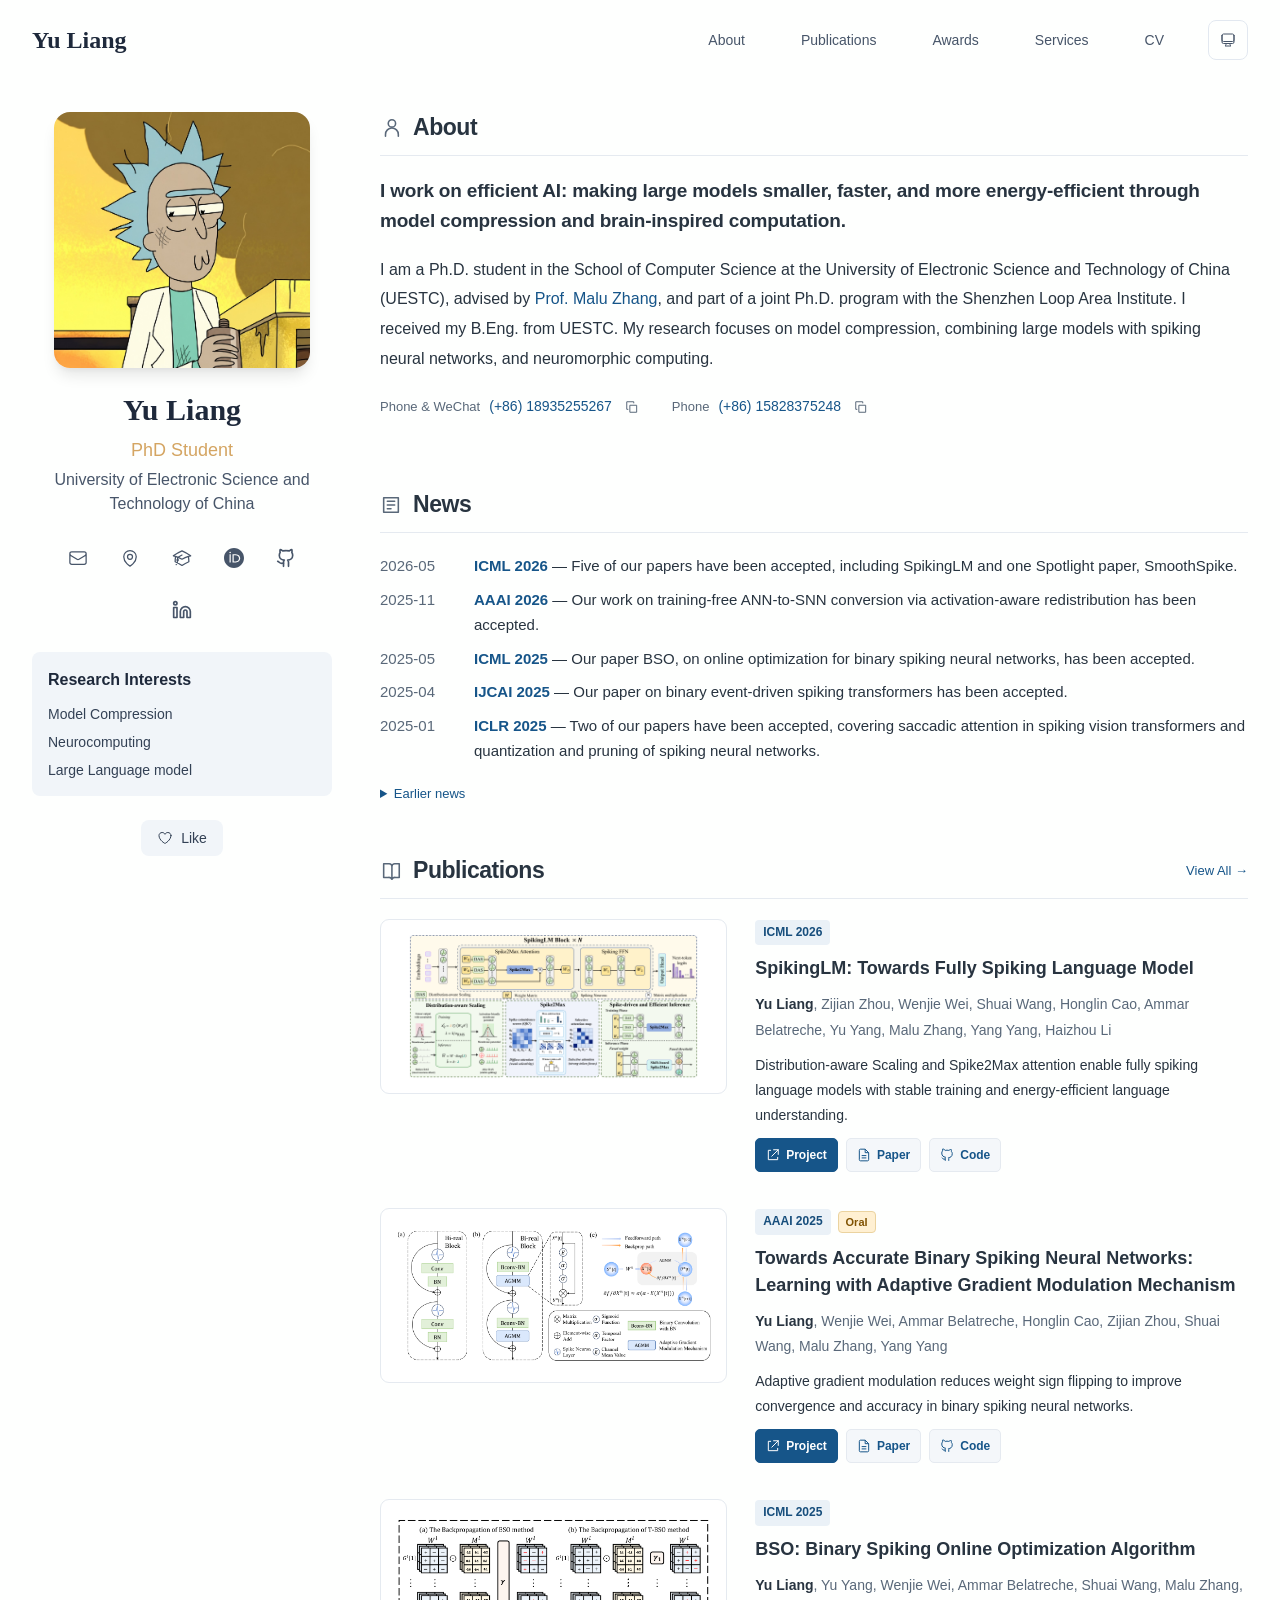
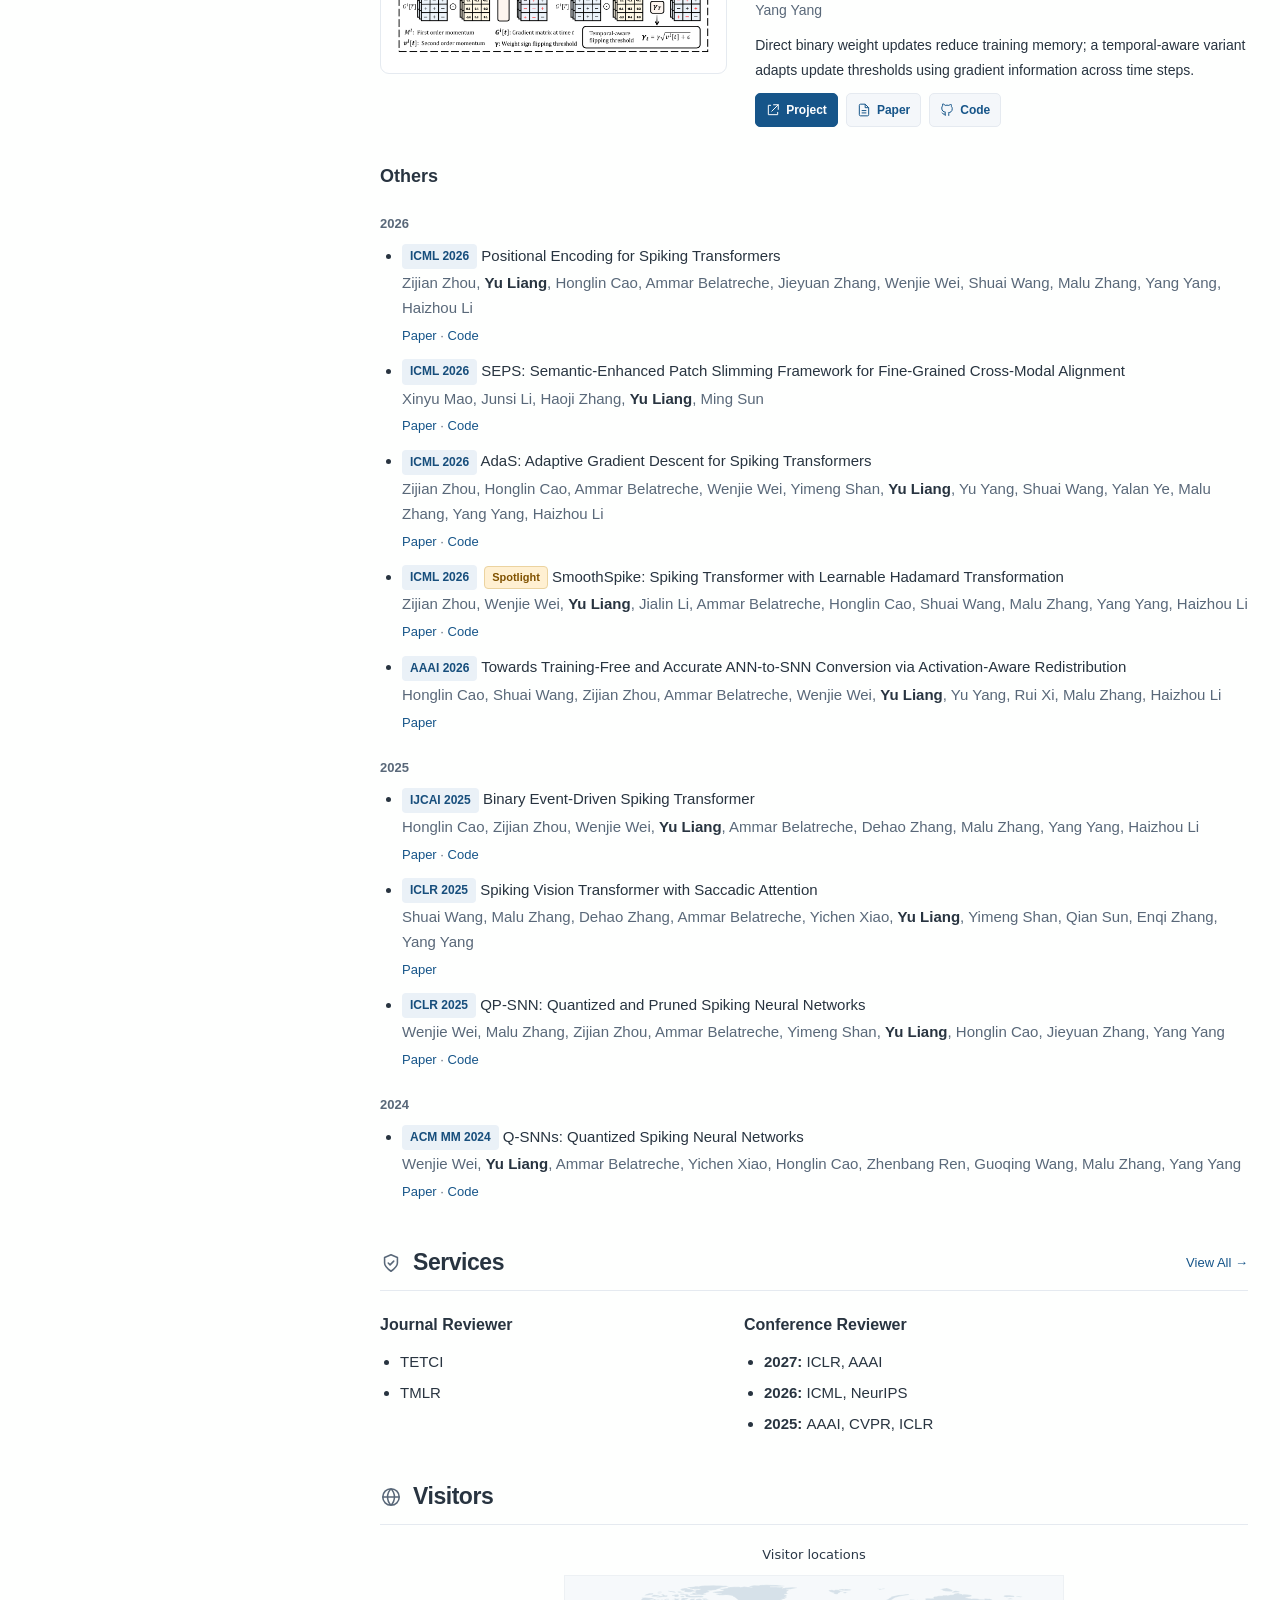
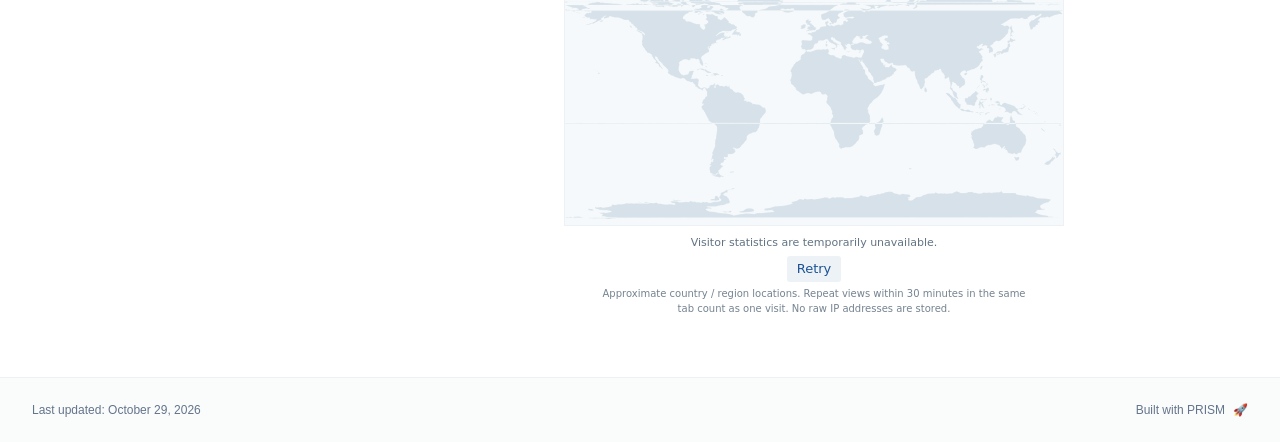
<file: index.html>
<!DOCTYPE html><html lang="en" class="scroll-smooth"><head><meta charSet="utf-8"/><meta name="viewport" content="width=device-width, initial-scale=1"/><link rel="preload" as="image" href="/bio.jpg"/><link rel="stylesheet" href="/_next/static/css/92b53c90e215dddf.css" data-precedence="next"/><link rel="preload" as="script" fetchPriority="low" href="/_next/static/chunks/webpack-af78f5c2c11af041.js"/><script src="/_next/static/chunks/4bd1b696-70b6d399998de86a.js" async=""></script><script src="/_next/static/chunks/684-5aaa8290a129f299.js" async=""></script><script src="/_next/static/chunks/main-app-7052d11c7c55e1a2.js" async=""></script><script src="/_next/static/chunks/17-9c04c9413a9f9f1f.js" async=""></script><script src="/_next/static/chunks/874-6cc630662f3664af.js" async=""></script><script src="/_next/static/chunks/862-15038af301665bb3.js" async=""></script><script src="/_next/static/chunks/app/layout-24a2ef7cd5fed40f.js" async=""></script><script src="/_next/static/chunks/178-595a94b9af1e67b5.js" async=""></script><script src="/_next/static/chunks/748-b0753eeaf12cb586.js" async=""></script><script src="/_next/static/chunks/app/page-c1008cc5483acef4.js" async=""></script><link rel="icon" href="/favicon.svg" type="image/svg+xml"/><link rel="dns-prefetch" href="https://google-fonts.jialeliu.com"/><link rel="preconnect" href="https://google-fonts.jialeliu.com" crossorigin=""/><link rel="preload" as="style" href="https://google-fonts.jialeliu.com/css2?family=Inter:wght@300;400;500;600;700&amp;family=Crimson+Text:ital,wght@0,400;0,600;1,400&amp;display=swap"/><link rel="stylesheet" id="gfonts-css" href="https://google-fonts.jialeliu.com/css2?family=Inter:wght@300;400;500;600;700&amp;family=Crimson+Text:ital,wght@0,400;0,600;1,400&amp;display=swap" media="print"/><script>
              (function(){
                var l = document.getElementById('gfonts-css');
                if (!l) return;
                if (l.media !== 'all') {
                  l.addEventListener('load', function(){ try { l.media = 'all'; } catch(e){} });
                }
              })();
            </script><noscript><link rel="stylesheet" href="https://google-fonts.jialeliu.com/css2?family=Inter:wght@300;400;500;600;700&amp;family=Crimson+Text:ital,wght@0,400;0,600;1,400&amp;display=swap"/></noscript><script>
              try {
                const theme = localStorage.getItem('theme-storage');
                const parsed = theme ? JSON.parse(theme) : null;
                const setting = parsed?.state?.theme || 'system';
                const prefersDark = typeof window !== 'undefined' && window.matchMedia && window.matchMedia('(prefers-color-scheme: dark)').matches;
                const effective = setting === 'dark' ? 'dark' : (setting === 'light' ? 'light' : (prefersDark ? 'dark' : 'light'));
                var root = document.documentElement;
                root.classList.add(effective);
                root.setAttribute('data-theme', effective);
              } catch (e) {
                var root = document.documentElement;
                root.classList.add('light');
                root.setAttribute('data-theme', 'light');
              }
            </script><link rel="icon" href="/favicon.svg"/><script>document.querySelectorAll('body link[rel="icon"], body link[rel="apple-touch-icon"]').forEach(el => document.head.appendChild(el))</script><script src="/_next/static/chunks/polyfills-42372ed130431b0a.js" noModule=""></script><!-- discovery:start --><title>Yu Liang | Efficient AI | UESTC</title><meta name="description" content="Yu Liang is a PhD student at UESTC researching efficient AI, model compression, language models and neuromorphic computing. Explore publications, code and research projects."><meta name="author" content="Yu Liang"><link rel="canonical" href="https://hamings1.github.io/"><meta property="og:title" content="Yu Liang | Efficient AI | UESTC"><meta property="og:description" content="Yu Liang is a PhD student at UESTC researching efficient AI, model compression, language models and neuromorphic computing. Explore publications, code and research projects."><meta property="og:url" content="https://hamings1.github.io/"><meta property="og:type" content="website"><meta property="og:site_name" content="Yu Liang | Efficient AI"><meta name="twitter:card" content="summary"><meta name="twitter:title" content="Yu Liang | Efficient AI | UESTC"><meta name="twitter:description" content="Yu Liang is a PhD student at UESTC researching efficient AI, model compression, language models and neuromorphic computing. Explore publications, code and research projects."><link rel="icon" href="/favicon.svg"><link rel="stylesheet" href="/assets/discovery.css?v=20261028"><script src="/assets/discovery.js?v=20261029-polish" defer=""></script><meta name="google-site-verification" content="Wrg7iuJLvga6M8JdAKe-ZBkK3zt0wc_cdAh7Vtug8M8"><script type="application/ld+json">{"@context":"https://schema.org","@type":"ProfilePage","@id":"https://hamings1.github.io/#profile","url":"https://hamings1.github.io/","mainEntity":{"@type":"Person","@id":"https://hamings1.github.io/#person","name":"Yu Liang","url":"https://hamings1.github.io/","image":"https://hamings1.github.io/bio.jpg","affiliation":{"@type":"CollegeOrUniversity","name":"University of Electronic Science and Technology of China","alternateName":"UESTC"},"knowsAbout":["Efficient AI","Model Compression","Language Models","Neuromorphic Computing"],"sameAs":["https://github.com/hamings1","https://www.linkedin.com/in/yu-liang-641685288"]}}</script><!-- discovery:end --></head><body class="font-sans antialiased"><div style="visibility:hidden"><nav class="fixed top-0 left-0 right-0 z-50" data-headlessui-state=""><div class="transition-all duration-300 ease-out bg-transparent" style="transform:translateY(-100px)"><div class="max-w-7xl mx-auto px-4 sm:px-6 lg:px-8"><div class="flex justify-between items-center h-16 lg:h-20"><div class="flex-shrink-0" tabindex="0"><a class="text-xl lg:text-2xl font-serif font-semibold text-primary hover:text-accent transition-colors duration-200" href="/">Yu Liang</a></div><div class="hidden lg:block"><div class="ml-10 flex items-center space-x-8"><div class="flex items-baseline space-x-8"><a class="relative px-3 py-2 text-sm font-medium transition-all duration-200 rounded hover:bg-accent/10 hover:shadow-sm text-primary" href="/"><span class="relative z-10">About</span><div class="absolute inset-0 bg-accent/10 rounded-lg"></div></a><a class="relative px-3 py-2 text-sm font-medium transition-all duration-200 rounded hover:bg-accent/10 hover:shadow-sm text-neutral-600 hover:text-primary" href="/publications/"><span class="relative z-10">Publications</span></a><a class="relative px-3 py-2 text-sm font-medium transition-all duration-200 rounded hover:bg-accent/10 hover:shadow-sm text-neutral-600 hover:text-primary" href="/awards/"><span class="relative z-10">Awards</span></a><a class="relative px-3 py-2 text-sm font-medium transition-all duration-200 rounded hover:bg-accent/10 hover:shadow-sm text-neutral-600 hover:text-primary" href="/services/"><span class="relative z-10">Services</span></a><a class="relative px-3 py-2 text-sm font-medium transition-all duration-200 rounded hover:bg-accent/10 hover:shadow-sm text-neutral-600 hover:text-primary" href="/cv/"><span class="relative z-10">CV</span></a></div><div class="flex items-center justify-center w-10 h-10 rounded-lg border border-neutral-200 dark:border-[rgba(148,163,184,0.24)] bg-background dark:bg-neutral-800"><div class="w-4 h-4 rounded-full bg-neutral-300 animate-pulse"></div></div></div></div><div class="lg:hidden flex items-center space-x-2"><div class="flex items-center justify-center w-10 h-10 rounded-lg border border-neutral-200 dark:border-[rgba(148,163,184,0.24)] bg-background dark:bg-neutral-800"><div class="w-4 h-4 rounded-full bg-neutral-300 animate-pulse"></div></div><button class="inline-flex items-center justify-center p-2 rounded-md text-neutral-600 hover:text-primary hover:bg-neutral-100 dark:hover:bg-neutral-800 focus:outline-none focus:ring-2 focus:ring-inset focus:ring-accent transition-colors duration-200" id="headlessui-disclosure-button-«R5pdb»" type="button" aria-expanded="false" data-headlessui-state=""><span class="sr-only">Open main menu</span><div><svg xmlns="http://www.w3.org/2000/svg" fill="none" viewBox="0 0 24 24" stroke-width="1.5" stroke="currentColor" aria-hidden="true" data-slot="icon" class="block h-6 w-6"><path stroke-linecap="round" stroke-linejoin="round" d="M3.75 6.75h16.5M3.75 12h16.5m-16.5 5.25h16.5"></path></svg></div></button></div></div></div></div></nav><main class="min-h-screen pt-16 lg:pt-20"><div class="max-w-6xl mx-auto px-4 sm:px-6 lg:px-8 py-8 bg-background min-h-screen"><div class="grid grid-cols-1 lg:grid-cols-3 gap-12"><div class="lg:col-span-1"><div class="sticky top-8" style="opacity:0;transform:translateY(20px)"><div class="w-64 h-64 mx-auto mb-6 rounded-2xl overflow-hidden shadow-lg hover:shadow-xl transition-all duration-200 hover:scale-105"><img alt="Yu Liang" width="256" height="256" decoding="async" data-nimg="1" class="w-full h-full object-cover object-[32%_center]" style="color:transparent" src="/bio.jpg"/></div><div class="text-center mb-6"><h1 class="text-3xl font-serif font-bold text-primary mb-2">Yu Liang</h1><p class="text-lg text-accent font-medium mb-1">PhD Student</p><p class="text-neutral-600 mb-2">University of Electronic Science and Technology of China</p></div><div class="flex flex-wrap justify-center gap-3 sm:gap-4 mb-6 relative px-2"><div class="relative"><button class="p-2 sm:p-2 transition-colors duration-200 text-neutral-600 dark:text-neutral-400 hover:text-accent" aria-label="Email"><svg xmlns="http://www.w3.org/2000/svg" fill="none" viewBox="0 0 24 24" stroke-width="1.5" stroke="currentColor" aria-hidden="true" data-slot="icon" class="h-5 w-5"><path stroke-linecap="round" stroke-linejoin="round" d="M21.75 6.75v10.5a2.25 2.25 0 0 1-2.25 2.25h-15a2.25 2.25 0 0 1-2.25-2.25V6.75m19.5 0A2.25 2.25 0 0 0 19.5 4.5h-15a2.25 2.25 0 0 0-2.25 2.25m19.5 0v.243a2.25 2.25 0 0 1-1.07 1.916l-7.5 4.615a2.25 2.25 0 0 1-2.36 0L3.32 8.91a2.25 2.25 0 0 1-1.07-1.916V6.75"></path></svg></button></div><div class="relative"><button class="p-2 sm:p-2 transition-colors duration-200 text-neutral-600 dark:text-neutral-400 hover:text-accent" aria-label="Location"><svg xmlns="http://www.w3.org/2000/svg" fill="none" viewBox="0 0 24 24" stroke-width="1.5" stroke="currentColor" aria-hidden="true" data-slot="icon" class="h-5 w-5"><path stroke-linecap="round" stroke-linejoin="round" d="M15 10.5a3 3 0 1 1-6 0 3 3 0 0 1 6 0Z"></path><path stroke-linecap="round" stroke-linejoin="round" d="M19.5 10.5c0 7.142-7.5 11.25-7.5 11.25S4.5 17.642 4.5 10.5a7.5 7.5 0 1 1 15 0Z"></path></svg></button></div><a href="https://scholar.google.com/citations?view_op=list_works&amp;hl=zh-CN&amp;hl=zh-CN&amp;user=cxsgMC8AAAAJ" target="_blank" rel="noopener noreferrer" class="p-2 sm:p-2 text-neutral-600 dark:text-neutral-400 hover:text-accent transition-colors duration-200" aria-label="Google Scholar"><svg xmlns="http://www.w3.org/2000/svg" fill="none" viewBox="0 0 24 24" stroke-width="1.5" stroke="currentColor" aria-hidden="true" data-slot="icon" class="h-5 w-5"><path stroke-linecap="round" stroke-linejoin="round" d="M4.26 10.147a60.438 60.438 0 0 0-.491 6.347A48.62 48.62 0 0 1 12 20.904a48.62 48.62 0 0 1 8.232-4.41 60.46 60.46 0 0 0-.491-6.347m-15.482 0a50.636 50.636 0 0 0-2.658-.813A59.906 59.906 0 0 1 12 3.493a59.903 59.903 0 0 1 10.399 5.84c-.896.248-1.783.52-2.658.814m-15.482 0A50.717 50.717 0 0 1 12 13.489a50.702 50.702 0 0 1 7.74-3.342M6.75 15a.75.75 0 1 0 0-1.5.75.75 0 0 0 0 1.5Zm0 0v-3.675A55.378 55.378 0 0 1 12 8.443m-7.007 11.55A5.981 5.981 0 0 0 6.75 15.75v-1.5"></path></svg></a><a href="https://orcid.org/0009-0003-6080-0173" target="_blank" rel="noopener noreferrer" class="p-2 sm:p-2 text-neutral-600 dark:text-neutral-400 hover:text-accent transition-colors duration-200" aria-label="ORCID"><svg viewBox="0 0 24 24" fill="currentColor" class="h-5 w-5" xmlns="http://www.w3.org/2000/svg"><path d="M12 0C5.372 0 0 5.372 0 12s5.372 12 12 12 12-5.372 12-12S18.628 0 12 0zM7.369 4.378c.525 0 .947.431.947.947s-.422.947-.947.947a.95.95 0 0 1-.947-.947c0-.525.422-.947.947-.947zm-.722 3.038h1.444v10.041H6.647V7.416zm3.562 0h3.9c3.712 0 5.344 2.653 5.344 5.025 0 2.578-2.016 5.025-5.325 5.025h-3.919V7.416zm1.444 1.303v7.444h2.297c3.272 0 4.022-2.484 4.022-3.722 0-2.016-1.284-3.722-4.097-3.722h-2.222z"></path></svg></a><a href="https://github.com/hamings1" target="_blank" rel="noopener noreferrer" class="p-2 sm:p-2 text-neutral-600 dark:text-neutral-400 hover:text-accent transition-colors duration-200" aria-label="GitHub"><svg xmlns="http://www.w3.org/2000/svg" width="24" height="24" viewBox="0 0 24 24" fill="none" stroke="currentColor" stroke-width="2" stroke-linecap="round" stroke-linejoin="round" class="lucide lucide-github h-5 w-5" aria-hidden="true"><path d="M15 22v-4a4.8 4.8 0 0 0-1-3.5c3 0 6-2 6-5.5.08-1.25-.27-2.48-1-3.5.28-1.15.28-2.35 0-3.5 0 0-1 0-3 1.5-2.64-.5-5.36-.5-8 0C6 2 5 2 5 2c-.3 1.15-.3 2.35 0 3.5A5.403 5.403 0 0 0 4 9c0 3.5 3 5.5 6 5.5-.39.49-.68 1.05-.85 1.65-.17.6-.22 1.23-.15 1.85v4"></path><path d="M9 18c-4.51 2-5-2-7-2"></path></svg></a><a href="https://www.linkedin.com/in/yu-liang-641685288" target="_blank" rel="noopener noreferrer" class="p-2 sm:p-2 text-neutral-600 dark:text-neutral-400 hover:text-accent transition-colors duration-200" aria-label="LinkedIn"><svg xmlns="http://www.w3.org/2000/svg" width="24" height="24" viewBox="0 0 24 24" fill="none" stroke="currentColor" stroke-width="2" stroke-linecap="round" stroke-linejoin="round" class="lucide lucide-linkedin h-5 w-5" aria-hidden="true"><path d="M16 8a6 6 0 0 1 6 6v7h-4v-7a2 2 0 0 0-2-2 2 2 0 0 0-2 2v7h-4v-7a6 6 0 0 1 6-6z"></path><rect width="4" height="12" x="2" y="9"></rect><circle cx="4" cy="4" r="2"></circle></svg></a></div><div class="bg-neutral-100 dark:bg-neutral-800 rounded-lg p-4 mb-6 hover:shadow-lg transition-all duration-200 hover:scale-[1.02]"><h3 class="font-semibold text-primary mb-3">Research Interests</h3><div class="space-y-2 text-sm text-neutral-700 dark:text-neutral-500"><div>Model Compression</div><div>Neurocomputing</div><div>Large Language model</div></div></div><div class="flex justify-center"><div class="relative"><button class="flex items-center space-x-2 px-4 py-2 rounded-lg font-medium text-sm transition-all duration-200 bg-neutral-100 dark:bg-neutral-800 text-neutral-700 dark:text-neutral-500 hover:bg-red-50 dark:hover:bg-red-900/20 hover:text-red-600 dark:hover:text-red-400 cursor-pointer" tabindex="0"><svg xmlns="http://www.w3.org/2000/svg" fill="none" viewBox="0 0 24 24" stroke-width="1.5" stroke="currentColor" aria-hidden="true" data-slot="icon" class="h-4 w-4"><path stroke-linecap="round" stroke-linejoin="round" d="M21 8.25c0-2.485-2.099-4.5-4.688-4.5-1.935 0-3.597 1.126-4.312 2.733-.715-1.607-2.377-2.733-4.313-2.733C5.1 3.75 3 5.765 3 8.25c0 7.22 9 12 9 12s9-4.78 9-12Z"></path></svg><span>Like</span></button></div></div></div></div><div class="lg:col-span-2 space-y-8"><section id="about" class="scroll-mt-24 space-y-8 home-content"><link rel="stylesheet" href="/assets/homepage.css?v=20261029-news-width"><section aria-label="About"><div class="home-heading"><h2><svg viewBox="0 0 24 24" fill="none" stroke="currentColor" stroke-width="1.7" stroke-linecap="round" stroke-linejoin="round" aria-hidden="true"><path d="M20 21v-2a7 7 0 0 0-14 0v2 M17 7a4 4 0 1 1-8 0 4 4 0 0 1 8 0"></path></svg>About</h2></div><div class="home-about"><p class="research-statement">I work on efficient AI: making large models smaller, faster, and more energy-efficient through model compression and brain-inspired computation.</p><p>I am a Ph.D. student in the School of Computer Science at the University of Electronic Science and Technology of China (UESTC), advised by <a href="https://www.en.scse.uestc.edu.cn/info/1085/2257.htm" target="_blank" rel="noopener noreferrer">Prof. Malu Zhang</a>, and part of a joint Ph.D. program with the Shenzhen Loop Area Institute. I received my B.Eng. from UESTC. My research focuses on model compression, combining large models with spiking neural networks, and neuromorphic computing.</p><div class="contact-panel" aria-label="Contact information"><div class="contact-grid"><div class="contact-item"><div class="contact-info"><span class="contact-label">Phone &amp; WeChat</span><a href="tel:+8618935255267" id="contact-primary">(+86) 18935255267</a></div><button type="button" class="contact-copy" data-copy-contact="+8618935255267" data-contact-target="contact-primary" aria-label="Copy Phone &amp; WeChat number (+86) 18935255267" title="Copy number"><svg viewBox="0 0 24 24" fill="none" stroke="currentColor" stroke-width="1.7" stroke-linecap="round" stroke-linejoin="round" aria-hidden="true"><path d="M9 9h11v12H9z M5 16H3V3h12v2"></path></svg></button></div><div class="contact-item"><div class="contact-info"><span class="contact-label">Phone</span><a href="tel:+8615828375248" id="contact-secondary">(+86) 15828375248</a></div><button type="button" class="contact-copy" data-copy-contact="+8615828375248" data-contact-target="contact-secondary" aria-label="Copy Phone number (+86) 15828375248" title="Copy number"><svg viewBox="0 0 24 24" fill="none" stroke="currentColor" stroke-width="1.7" stroke-linecap="round" stroke-linejoin="round" aria-hidden="true"><path d="M9 9h11v12H9z M5 16H3V3h12v2"></path></svg></button></div></div><p class="contact-status" role="status" aria-live="polite"></p></div></div></section><section aria-label="News"><div class="home-heading"><h2><svg viewBox="0 0 24 24" fill="none" stroke="currentColor" stroke-width="1.7" stroke-linecap="round" stroke-linejoin="round" aria-hidden="true"><path d="M4 4h16v16H4z M8 8h8 M8 12h8 M8 16h4"></path></svg>News</h2></div><ul class="home-news"><li><time datetime="2026-05">2026-05</time><span><strong><a href="/publications/">ICML 2026</a></strong> — Five of our papers have been accepted, including SpikingLM and one Spotlight paper, SmoothSpike.</span></li><li><time datetime="2025-11">2025-11</time><span><strong><a href="#cao2026training">AAAI 2026</a></strong> — Our work on training-free ANN-to-SNN conversion via activation-aware redistribution has been accepted.</span></li><li><time datetime="2025-05">2025-05</time><span><strong><a href="#liang2025bso">ICML 2025</a></strong> — Our paper BSO, on online optimization for binary spiking neural networks, has been accepted.</span></li><li><time datetime="2025-04">2025-04</time><span><strong><a href="#cao2025binary">IJCAI 2025</a></strong> — Our paper on binary event-driven spiking transformers has been accepted.</span></li><li><time datetime="2025-01">2025-01</time><span><strong><a href="/publications/">ICLR 2025</a></strong> — Two of our papers have been accepted, covering saccadic attention in spiking vision transformers and quantization and pruning of spiking neural networks.</span></li></ul><details class="news-archive"><summary>Earlier news</summary><ul class="home-news"><li><time datetime="2024-12">2024-12</time><span><strong><a href="#liang2025towards">AAAI 2025</a></strong> — Our paper on adaptive gradient modulation for binary spiking neural networks has been accepted for an Oral presentation.</span></li><li><time datetime="2024-07">2024-07</time><span><strong><a href="#wei2024q">ACM Multimedia 2024</a></strong> — Our paper Q-SNNs, on quantized spiking neural networks, has been accepted.</span></li></ul></details></section><section aria-label="Publications"><div class="home-heading"><h2><svg viewBox="0 0 24 24" fill="none" stroke="currentColor" stroke-width="1.7" stroke-linecap="round" stroke-linejoin="round" aria-hidden="true"><path d="M4 4h6a3 3 0 0 1 3 3v14a4 4 0 0 0-4-2H4z M13 7a3 3 0 0 1 3-3h5v15h-4a4 4 0 0 0-4 2"></path></svg>Publications</h2><a class="view-all" href="/publications/">View All →</a></div><div class="paper-list"><article class="paper-row" id="liang2026spikinglm"><div class="paper-visual"><a class="paper-figure" href="/projects/spikinglm/" aria-label="Explore SpikingLM: Towards Fully Spiking Language Model"><span class="paper-image-canvas"><img src="/papers/spikinglm.png" alt="SpikingLM architecture with Distribution-aware Scaling and Spike2Max attention" width="1200" height="600" loading="lazy" decoding="async"></span></a></div><div class="paper-copy"><div class="paper-venue"><span class="venue-label">ICML 2026</span></div><h3 class="paper-title"><a href="https://proceedings.mlr.press/v306/liang26ae.html" target="_blank" rel="noopener noreferrer">SpikingLM: Towards Fully Spiking Language Model</a></h3><ul class="paper-details"><li class="paper-authors"><strong>Yu Liang</strong>, Zijian Zhou, Wenjie Wei, Shuai Wang, Honglin Cao, Ammar Belatreche, Yu Yang, Malu Zhang, Yang Yang, Haizhou Li</li><li>Distribution-aware Scaling and Spike2Max attention enable fully spiking language models with stable training and energy-efficient language understanding.</li><li><div class="paper-links"><a href="/projects/spikinglm/" class="paper-button project-button"><svg viewBox="0 0 24 24" fill="none" stroke="currentColor" stroke-width="1.7" stroke-linecap="round" stroke-linejoin="round" aria-hidden="true"><path d="M8 4H4v16h16v-4 M13 3h8v8 M10 14 21 3"></path></svg>Project</a><a href="https://proceedings.mlr.press/v306/liang26ae.html" target="_blank" rel="noopener noreferrer" class="paper-button"><svg viewBox="0 0 24 24" fill="none" stroke="currentColor" stroke-width="1.7" aria-hidden="true"><path d="M14 2H6a2 2 0 0 0-2 2v16a2 2 0 0 0 2 2h12a2 2 0 0 0 2-2V8z M14 2v6h6 M8 13h8 M8 17h8"></path></svg>Paper</a><a href="https://github.com/hamings1/SpikingLM" target="_blank" rel="noopener noreferrer" class="paper-button"><svg viewBox="0 0 24 24" fill="none" stroke="currentColor" stroke-width="1.7" aria-hidden="true"><path d="M9 19c-4.3 1.3-4.3-2.2-6-2.7 M15 22v-3.4c0-1 .1-1.4-.5-2 3.3-.4 6.5-1.6 6.5-7a5.4 5.4 0 0 0-1.5-3.7c.2-.9.2-2.3-.2-3.3 0 0-1.3-.4-4.2 1.5a14 14 0 0 0-6.2 0C6 1.2 4.7 1.6 4.7 1.6c-.4 1-.4 2.4-.2 3.3A5.4 5.4 0 0 0 3 8.6c0 5.4 3.2 6.6 6.5 7-.6.6-.5 1-.5 2V22"></path></svg>Code</a></div></li></ul></div></article><article class="paper-row" id="liang2025towards"><div class="paper-visual"><a class="paper-figure" href="/projects/agmm/" aria-label="Explore Towards Accurate Binary Spiking Neural Networks: Learning with Adaptive Gradient Modulation Mechanism"><span class="paper-image-canvas"><img src="/papers/agmm.png" alt="Network architecture and backpropagation of Adaptive Gradient Modulation Mechanism" width="1200" height="600" loading="lazy" decoding="async"></span></a></div><div class="paper-copy"><div class="paper-venue"><span class="venue-label">AAAI 2025</span><span class="paper-distinction">Oral</span></div><h3 class="paper-title"><a href="https://arxiv.org/abs/2502.14344" target="_blank" rel="noopener noreferrer">Towards Accurate Binary Spiking Neural Networks: Learning with Adaptive Gradient Modulation Mechanism</a></h3><ul class="paper-details"><li class="paper-authors"><strong>Yu Liang</strong>, Wenjie Wei, Ammar Belatreche, Honglin Cao, Zijian Zhou, Shuai Wang, Malu Zhang, Yang Yang</li><li>Adaptive gradient modulation reduces weight sign flipping to improve convergence and accuracy in binary spiking neural networks.</li><li><div class="paper-links"><a href="/projects/agmm/" class="paper-button project-button"><svg viewBox="0 0 24 24" fill="none" stroke="currentColor" stroke-width="1.7" stroke-linecap="round" stroke-linejoin="round" aria-hidden="true"><path d="M8 4H4v16h16v-4 M13 3h8v8 M10 14 21 3"></path></svg>Project</a><a href="https://arxiv.org/abs/2502.14344" target="_blank" rel="noopener noreferrer" class="paper-button"><svg viewBox="0 0 24 24" fill="none" stroke="currentColor" stroke-width="1.7" aria-hidden="true"><path d="M14 2H6a2 2 0 0 0-2 2v16a2 2 0 0 0 2 2h12a2 2 0 0 0 2-2V8z M14 2v6h6 M8 13h8 M8 17h8"></path></svg>Paper</a><a href="https://github.com/hamings1/AGMM" target="_blank" rel="noopener noreferrer" class="paper-button"><svg viewBox="0 0 24 24" fill="none" stroke="currentColor" stroke-width="1.7" aria-hidden="true"><path d="M9 19c-4.3 1.3-4.3-2.2-6-2.7 M15 22v-3.4c0-1 .1-1.4-.5-2 3.3-.4 6.5-1.6 6.5-7a5.4 5.4 0 0 0-1.5-3.7c.2-.9.2-2.3-.2-3.3 0 0-1.3-.4-4.2 1.5a14 14 0 0 0-6.2 0C6 1.2 4.7 1.6 4.7 1.6c-.4 1-.4 2.4-.2 3.3A5.4 5.4 0 0 0 3 8.6c0 5.4 3.2 6.6 6.5 7-.6.6-.5 1-.5 2V22"></path></svg>Code</a></div></li></ul></div></article><article class="paper-row" id="liang2025bso"><div class="paper-visual"><a class="paper-figure" href="/projects/bso/" aria-label="Explore BSO: Binary Spiking Online Optimization Algorithm"><span class="paper-image-canvas"><img src="/papers/bso.png" alt="Binary weight update strategies in BSO and temporal-aware T-BSO" width="1200" height="600" loading="lazy" decoding="async"></span></a></div><div class="paper-copy"><div class="paper-venue"><span class="venue-label">ICML 2025</span></div><h3 class="paper-title"><a href="https://arxiv.org/abs/2511.12502" target="_blank" rel="noopener noreferrer">BSO: Binary Spiking Online Optimization Algorithm</a></h3><ul class="paper-details"><li class="paper-authors"><strong>Yu Liang</strong>, Yu Yang, Wenjie Wei, Ammar Belatreche, Shuai Wang, Malu Zhang, Yang Yang</li><li>Direct binary weight updates reduce training memory; a temporal-aware variant adapts update thresholds using gradient information across time steps.</li><li><div class="paper-links"><a href="/projects/bso/" class="paper-button project-button"><svg viewBox="0 0 24 24" fill="none" stroke="currentColor" stroke-width="1.7" stroke-linecap="round" stroke-linejoin="round" aria-hidden="true"><path d="M8 4H4v16h16v-4 M13 3h8v8 M10 14 21 3"></path></svg>Project</a><a href="https://arxiv.org/abs/2511.12502" target="_blank" rel="noopener noreferrer" class="paper-button"><svg viewBox="0 0 24 24" fill="none" stroke="currentColor" stroke-width="1.7" aria-hidden="true"><path d="M14 2H6a2 2 0 0 0-2 2v16a2 2 0 0 0 2 2h12a2 2 0 0 0 2-2V8z M14 2v6h6 M8 13h8 M8 17h8"></path></svg>Paper</a><a href="https://github.com/hamings1/BSO" target="_blank" rel="noopener noreferrer" class="paper-button"><svg viewBox="0 0 24 24" fill="none" stroke="currentColor" stroke-width="1.7" aria-hidden="true"><path d="M9 19c-4.3 1.3-4.3-2.2-6-2.7 M15 22v-3.4c0-1 .1-1.4-.5-2 3.3-.4 6.5-1.6 6.5-7a5.4 5.4 0 0 0-1.5-3.7c.2-.9.2-2.3-.2-3.3 0 0-1.3-.4-4.2 1.5a14 14 0 0 0-6.2 0C6 1.2 4.7 1.6 4.7 1.6c-.4 1-.4 2.4-.2 3.3A5.4 5.4 0 0 0 3 8.6c0 5.4 3.2 6.6 6.5 7-.6.6-.5 1-.5 2V22"></path></svg>Code</a></div></li></ul></div></article></div><section id="other-publications" aria-label="Other Publications" class="other-publications"><h3>Others</h3><section class="publication-year" aria-label="2026 publications"><h4>2026</h4><ul class="other-paper-list"><li id="zhou2026positional" class="other-paper"><div class="other-paper-title"><span class="other-paper-venue"><span class="venue-label">ICML 2026</span></span> <a href="https://proceedings.mlr.press/v306/zhou26ab.html" target="_blank" rel="noopener noreferrer">Positional Encoding for Spiking Transformers</a></div><div class="other-paper-authors">Zijian Zhou, <strong>Yu Liang</strong>, Honglin Cao, Ammar Belatreche, Jieyuan Zhang, Wenjie Wei, Shuai Wang, Malu Zhang, Yang Yang, Haizhou Li</div><div class="other-paper-links"><a class="inline-link" href="https://proceedings.mlr.press/v306/zhou26ab.html" target="_blank" rel="noopener noreferrer">Paper</a> · <a class="inline-link" href="https://github.com/CayleyZ/SPE" target="_blank" rel="noopener noreferrer">Code</a></div></li><li id="mao2026seps" class="other-paper"><div class="other-paper-title"><span class="other-paper-venue"><span class="venue-label">ICML 2026</span></span> <a href="https://proceedings.mlr.press/v306/mao26d.html" target="_blank" rel="noopener noreferrer">SEPS: Semantic-Enhanced Patch Slimming Framework for Fine-Grained Cross-Modal Alignment</a></div><div class="other-paper-authors">Xinyu Mao, Junsi Li, Haoji Zhang, <strong>Yu Liang</strong>, Ming Sun</div><div class="other-paper-links"><a class="inline-link" href="https://proceedings.mlr.press/v306/mao26d.html" target="_blank" rel="noopener noreferrer">Paper</a> · <a class="inline-link" href="https://github.com/Sweet4tars/seps" target="_blank" rel="noopener noreferrer">Code</a></div></li><li id="zhou2026adas" class="other-paper"><div class="other-paper-title"><span class="other-paper-venue"><span class="venue-label">ICML 2026</span></span> <a href="https://proceedings.mlr.press/v306/zhou26d.html" target="_blank" rel="noopener noreferrer">AdaS: Adaptive Gradient Descent for Spiking Transformers</a></div><div class="other-paper-authors">Zijian Zhou, Honglin Cao, Ammar Belatreche, Wenjie Wei, Yimeng Shan, <strong>Yu Liang</strong>, Yu Yang, Shuai Wang, Yalan Ye, Malu Zhang, Yang Yang, Haizhou Li</div><div class="other-paper-links"><a class="inline-link" href="https://proceedings.mlr.press/v306/zhou26d.html" target="_blank" rel="noopener noreferrer">Paper</a> · <a class="inline-link" href="https://github.com/CayleyZ/AdaS" target="_blank" rel="noopener noreferrer">Code</a></div></li><li id="zhou2026smoothspike" class="other-paper"><div class="other-paper-title"><span class="other-paper-venue"><span class="venue-label">ICML 2026</span><span class="paper-distinction">Spotlight</span></span> <a href="https://proceedings.mlr.press/v306/zhou26ax.html" target="_blank" rel="noopener noreferrer">SmoothSpike: Spiking Transformer with Learnable Hadamard Transformation</a></div><div class="other-paper-authors">Zijian Zhou, Wenjie Wei, <strong>Yu Liang</strong>, Jialin Li, Ammar Belatreche, Honglin Cao, Shuai Wang, Malu Zhang, Yang Yang, Haizhou Li</div><div class="other-paper-links"><a class="inline-link" href="https://proceedings.mlr.press/v306/zhou26ax.html" target="_blank" rel="noopener noreferrer">Paper</a> · <a class="inline-link" href="https://github.com/CayleyZ/SmoothSpike" target="_blank" rel="noopener noreferrer">Code</a></div></li><li id="cao2026training" class="other-paper"><div class="other-paper-title"><span class="other-paper-venue"><span class="venue-label">AAAI 2026</span></span> <a href="https://ojs.aaai.org/index.php/AAAI/article/view/37148" target="_blank" rel="noopener noreferrer">Towards Training-Free and Accurate ANN-to-SNN Conversion via Activation-Aware Redistribution</a></div><div class="other-paper-authors">Honglin Cao, Shuai Wang, Zijian Zhou, Ammar Belatreche, Wenjie Wei, <strong>Yu Liang</strong>, Yu Yang, Rui Xi, Malu Zhang, Haizhou Li</div><div class="other-paper-links"><a class="inline-link" href="https://ojs.aaai.org/index.php/AAAI/article/view/37148" target="_blank" rel="noopener noreferrer">Paper</a></div></li></ul></section><section class="publication-year" aria-label="2025 publications"><h4>2025</h4><ul class="other-paper-list"><li id="cao2025binary" class="other-paper"><div class="other-paper-title"><span class="other-paper-venue"><span class="venue-label">IJCAI 2025</span></span> <a href="https://www.ijcai.org/proceedings/2025/458" target="_blank" rel="noopener noreferrer">Binary Event-Driven Spiking Transformer</a></div><div class="other-paper-authors">Honglin Cao, Zijian Zhou, Wenjie Wei, <strong>Yu Liang</strong>, Ammar Belatreche, Dehao Zhang, Malu Zhang, Yang Yang, Haizhou Li</div><div class="other-paper-links"><a class="inline-link" href="https://www.ijcai.org/proceedings/2025/458" target="_blank" rel="noopener noreferrer">Paper</a> · <a class="inline-link" href="https://github.com/CaoHLin/BESTFormer" target="_blank" rel="noopener noreferrer">Code</a></div></li><li id="wang2025spiking" class="other-paper"><div class="other-paper-title"><span class="other-paper-venue"><span class="venue-label">ICLR 2025</span></span> <a href="https://arxiv.org/abs/2502.12677" target="_blank" rel="noopener noreferrer">Spiking Vision Transformer with Saccadic Attention</a></div><div class="other-paper-authors">Shuai Wang, Malu Zhang, Dehao Zhang, Ammar Belatreche, Yichen Xiao, <strong>Yu Liang</strong>, Yimeng Shan, Qian Sun, Enqi Zhang, Yang Yang</div><div class="other-paper-links"><a class="inline-link" href="https://arxiv.org/abs/2502.12677" target="_blank" rel="noopener noreferrer">Paper</a></div></li><li id="wei2025qp" class="other-paper"><div class="other-paper-title"><span class="other-paper-venue"><span class="venue-label">ICLR 2025</span></span> <a href="https://arxiv.org/abs/2502.05905" target="_blank" rel="noopener noreferrer">QP-SNN: Quantized and Pruned Spiking Neural Networks</a></div><div class="other-paper-authors">Wenjie Wei, Malu Zhang, Zijian Zhou, Ammar Belatreche, Yimeng Shan, <strong>Yu Liang</strong>, Honglin Cao, Jieyuan Zhang, Yang Yang</div><div class="other-paper-links"><a class="inline-link" href="https://arxiv.org/abs/2502.05905" target="_blank" rel="noopener noreferrer">Paper</a> · <a class="inline-link" href="https://github.com/Wenjie-Wei/QP-SNN" target="_blank" rel="noopener noreferrer">Code</a></div></li></ul></section><section class="publication-year" aria-label="2024 publications"><h4>2024</h4><ul class="other-paper-list"><li id="wei2024q" class="other-paper"><div class="other-paper-title"><span class="other-paper-venue"><span class="venue-label">ACM MM 2024</span></span> <a href="https://arxiv.org/abs/2406.13672" target="_blank" rel="noopener noreferrer">Q-SNNs: Quantized Spiking Neural Networks</a></div><div class="other-paper-authors">Wenjie Wei, <strong>Yu Liang</strong>, Ammar Belatreche, Yichen Xiao, Honglin Cao, Zhenbang Ren, Guoqing Wang, Malu Zhang, Yang Yang</div><div class="other-paper-links"><a class="inline-link" href="https://arxiv.org/abs/2406.13672" target="_blank" rel="noopener noreferrer">Paper</a> · <a class="inline-link" href="https://github.com/Wenjie-Wei/Q-SNNs" target="_blank" rel="noopener noreferrer">Code</a></div></li></ul></section></section></section><section id="services" aria-label="Services"><div class="home-heading"><h2><svg viewBox="0 0 24 24" fill="none" stroke="currentColor" stroke-width="1.7" stroke-linecap="round" stroke-linejoin="round" aria-hidden="true"><path d="m12 3 7 3v6c0 4-7 9-7 9s-7-5-7-9V6z m-3 9 2 2 4-4"></path></svg>Services</h2><a class="view-all" href="/services/">View All →</a></div><div class="home-services"><div><h3>Journal Reviewer</h3><ul><li>TETCI</li><li>TMLR</li></ul></div><div><h3>Conference Reviewer</h3><ul><li><strong>2027: </strong>ICLR, AAAI</li><li><strong>2026: </strong>ICML, NeurIPS</li><li><strong>2025: </strong>AAAI, CVPR, ICLR</li></ul></div></div></section><section aria-label="Visitors"><div class="home-heading"><h2><svg viewBox="0 0 24 24" fill="none" stroke="currentColor" stroke-width="1.7" stroke-linecap="round" stroke-linejoin="round" aria-hidden="true"><path d="M21 12a9 9 0 1 1-18 0 9 9 0 0 1 18 0 M3 12h18 M12 3c5 5 5 13 0 18 M12 3c-5 5-5 13 0 18"></path></svg>Visitors</h2></div><iframe class="visitor-frame" src="/visitors.html?v=cloudflare1" title="Visitor locations around the world"></iframe></section></section></div></div></div><!--$--><!--/$--><!--$--><!--/$--></main><footer class="border-t border-neutral-200/50 bg-neutral-50/50 dark:bg-neutral-900/50 dark:border-neutral-700/50"><div class="max-w-6xl mx-auto px-4 sm:px-6 lg:px-8 py-6"><div class="flex flex-col sm:flex-row justify-between items-center gap-2"><p class="text-xs text-neutral-500">Last updated: <!-- -->October 29, 2026</p><p class="text-xs text-neutral-500 flex items-center"><a href="https://github.com/xyjoey/PRISM" target="_blank" rel="noopener noreferrer">Built with PRISM</a><span class="ml-2">🚀</span></p></div></div></footer></div><script src="/_next/static/chunks/webpack-af78f5c2c11af041.js" async=""></script><script>(self.__next_f=self.__next_f||[]).push([0])</script><script>self.__next_f.push([1,"1:\"$Sreact.fragment\"\n2:I[3719,[\"17\",\"static/chunks/17-9c04c9413a9f9f1f.js\",\"874\",\"static/chunks/874-6cc630662f3664af.js\",\"862\",\"static/chunks/862-15038af301665bb3.js\",\"177\",\"static/chunks/app/layout-24a2ef7cd5fed40f.js\"],\"ThemeProvider\"]\n3:I[768,[\"17\",\"static/chunks/17-9c04c9413a9f9f1f.js\",\"874\",\"static/chunks/874-6cc630662f3664af.js\",\"862\",\"static/chunks/862-15038af301665bb3.js\",\"177\",\"static/chunks/app/layout-24a2ef7cd5fed40f.js\"],\"default\"]\n4:I[7555,[],\"\"]\n5:I[1295,[],\"\"]\n6:I[2548,[\"17\",\"static/chunks/17-9c04c9413a9f9f1f.js\",\"874\",\"static/chunks/874-6cc630662f3664af.js\",\"862\",\"static/chunks/862-15038af301665bb3.js\",\"177\",\"static/chunks/app/layout-24a2ef7cd5fed40f.js\"],\"default\"]\n7:I[7437,[\"17\",\"static/chunks/17-9c04c9413a9f9f1f.js\",\"178\",\"static/chunks/178-595a94b9af1e67b5.js\",\"874\",\"static/chunks/874-6cc630662f3664af.js\",\"748\",\"static/chunks/748-b0753eeaf12cb586.js\",\"974\",\"static/chunks/app/page-c1008cc5483acef4.js\"],\"default\"]\n8:I[9507,[\"17\",\"static/chunks/17-9c04c9413a9f9f1f.js\",\"178\",\"static/chunks/178-595a94b9af1e67b5.js\",\"874\",\"static/chunks/874-6cc630662f3664af.js\",\"748\",\"static/chunks/748-b0753eeaf12cb586.js\",\"974\",\"static/chunks/app/page-c1008cc5483acef4.js\"],\"default\"]\n9:I[5218,[\"17\",\"static/chunks/17-9c04c9413a9f9f1f.js\",\"178\",\"static/chunks/178-595a94b9af1e67b5.js\",\"874\",\"static/chunks/874-6cc630662f3664af.js\",\"748\",\"static/chunks/748-b0753eeaf12cb586.js\",\"974\",\"static/chunks/app/page-c1008cc5483acef4.js\"],\"default\"]\na:I[1990,[\"17\",\"static/chunks/17-9c04c9413a9f9f1f.js\",\"178\",\"static/chunks/178-595a94b9af1e67b5.js\",\"874\",\"static/chunks/874-6cc630662f3664af.js\",\"748\",\"static/chunks/748-b0753eeaf12cb586.js\",\"974\",\"static/chunks/app/page-c1008cc5483acef4.js\"],\"default\"]\nb:I[9665,[],\"MetadataBoundary\"]\nd:I[9665,[],\"OutletBoundary\"]\n10:I[4911,[],\"AsyncMetadataOutlet\"]\n12:I[9665,[],\"ViewportBoundary\"]\n14:I[6614,[],\"\"]\n:HL[\"/_next/static/css/92b53c90e215dddf.css\",\"style\"]\n"])</script><script>self.__next_f.push([1,"0:{\"P\":null,\"b\":\"CWjEt0rLwIhY58VJ8p-AG\",\"p\":\"\",\"c\":[\"\",\"\"],\"i\":false,\"f\":[[[\"\",{\"children\":[\"__PAGE__\",{}]},\"$undefined\",\"$undefined\",true],[\"\",[\"$\",\"$1\",\"c\",{\"children\":[[[\"$\",\"link\",\"0\",{\"rel\":\"stylesheet\",\"href\":\"/_next/static/css/92b53c90e215dddf.css\",\"precedence\":\"next\",\"crossOrigin\":\"$undefined\",\"nonce\":\"$undefined\"}]],[\"$\",\"html\",null,{\"lang\":\"en\",\"className\":\"scroll-smooth\",\"suppressHydrationWarning\":true,\"children\":[[\"$\",\"head\",null,{\"children\":[[\"$\",\"link\",null,{\"rel\":\"icon\",\"href\":\"/favicon.svg\",\"type\":\"image/svg+xml\"}],[\"$\",\"link\",null,{\"rel\":\"dns-prefetch\",\"href\":\"https://google-fonts.jialeliu.com\"}],[\"$\",\"link\",null,{\"rel\":\"preconnect\",\"href\":\"https://google-fonts.jialeliu.com\",\"crossOrigin\":\"\"}],[\"$\",\"link\",null,{\"rel\":\"preload\",\"as\":\"style\",\"href\":\"https://google-fonts.jialeliu.com/css2?family=Inter:wght@300;400;500;600;700&family=Crimson+Text:ital,wght@0,400;0,600;1,400&display=swap\"}],[\"$\",\"link\",null,{\"rel\":\"stylesheet\",\"id\":\"gfonts-css\",\"href\":\"https://google-fonts.jialeliu.com/css2?family=Inter:wght@300;400;500;600;700&family=Crimson+Text:ital,wght@0,400;0,600;1,400&display=swap\",\"media\":\"print\"}],[\"$\",\"script\",null,{\"dangerouslySetInnerHTML\":{\"__html\":\"\\n              (function(){\\n                var l = document.getElementById('gfonts-css');\\n                if (!l) return;\\n                if (l.media !== 'all') {\\n                  l.addEventListener('load', function(){ try { l.media = 'all'; } catch(e){} });\\n                }\\n              })();\\n            \"}}],[\"$\",\"noscript\",null,{\"children\":[\"$\",\"link\",null,{\"rel\":\"stylesheet\",\"href\":\"https://google-fonts.jialeliu.com/css2?family=Inter:wght@300;400;500;600;700&family=Crimson+Text:ital,wght@0,400;0,600;1,400&display=swap\"}]}],[\"$\",\"script\",null,{\"dangerouslySetInnerHTML\":{\"__html\":\"\\n              try {\\n                const theme = localStorage.getItem('theme-storage');\\n                const parsed = theme ? JSON.parse(theme) : null;\\n                const setting = parsed?.state?.theme || 'system';\\n                const prefersDark = typeof window !== 'undefined' && window.matchMedia && window.matchMedia('(prefers-color-scheme: dark)').matches;\\n                const effective = setting === 'dark' ? 'dark' : (setting === 'light' ? 'light' : (prefersDark ? 'dark' : 'light'));\\n                var root = document.documentElement;\\n                root.classList.add(effective);\\n                root.setAttribute('data-theme', effective);\\n              } catch (e) {\\n                var root = document.documentElement;\\n                root.classList.add('light');\\n                root.setAttribute('data-theme', 'light');\\n              }\\n            \"}}],[\"$\",\"link\",null,{\"rel\":\"stylesheet\",\"href\":\"/assets/discovery.css?v=20261028\"}],[\"$\",\"script\",null,{\"src\":\"/assets/discovery.js?v=20261029-polish\",\"defer\":true}],[\"$\",\"meta\",null,{\"name\":\"google-site-verification\",\"content\":\"Wrg7iuJLvga6M8JdAKe-ZBkK3zt0wc_cdAh7Vtug8M8\"}],[\"$\",\"script\",null,{\"type\":\"application/ld+json\",\"dangerouslySetInnerHTML\":{\"__html\":\"{\\\"@context\\\":\\\"https://schema.org\\\",\\\"@type\\\":\\\"ProfilePage\\\",\\\"@id\\\":\\\"https://hamings1.github.io/#profile\\\",\\\"url\\\":\\\"https://hamings1.github.io/\\\",\\\"mainEntity\\\":{\\\"@type\\\":\\\"Person\\\",\\\"@id\\\":\\\"https://hamings1.github.io/#person\\\",\\\"name\\\":\\\"Yu Liang\\\",\\\"url\\\":\\\"https://hamings1.github.io/\\\",\\\"image\\\":\\\"https://hamings1.github.io/bio.jpg\\\",\\\"affiliation\\\":{\\\"@type\\\":\\\"CollegeOrUniversity\\\",\\\"name\\\":\\\"University of Electronic Science and Technology of China\\\",\\\"alternateName\\\":\\\"UESTC\\\"},\\\"knowsAbout\\\":[\\\"Efficient AI\\\",\\\"Model Compression\\\",\\\"Language Models\\\",\\\"Neuromorphic Computing\\\"],\\\"sameAs\\\":[\\\"https://github.com/hamings1\\\",\\\"https://www.linkedin.com/in/yu-liang-641685288\\\"]}}\"}}]]}],[\"$\",\"body\",null,{\"className\":\"font-sans antialiased\",\"children\":[\"$\",\"$L2\",null,{\"children\":[[\"$\",\"$L3\",null,{\"items\":[{\"title\":\"About\",\"type\":\"page\",\"target\":\"about\",\"href\":\"/\"},{\"title\":\"Publications\",\"type\":\"page\",\"target\":\"publications\",\"href\":\"/publications\"},{\"title\":\"Awards\",\"type\":\"page\",\"target\":\"awards\",\"href\":\"/awards\"},{\"title\":\"Services\",\"type\":\"page\",\"target\":\"services\",\"href\":\"/services\"},{\"title\":\"CV\",\"type\":\"page\",\"target\":\"cv\",\"href\":\"/cv\"}],\"siteTitle\":\"Yu Liang\",\"enableOnePageMode\":false}],[\"$\",\"main\",null,{\"className\":\"min-h-screen pt-16 lg:pt-20\",\"children\":[\"$\",\"$L4\",null,{\"parallelRouterKey\":\"children\",\"error\":\"$undefined\",\"errorStyles\":\"$undefined\",\"errorScripts\":\"$undefined\",\"template\":[\"$\",\"$L5\",null,{}],\"templateStyles\":\"$undefined\",\"templateScripts\":\"$undefined\",\"notFound\":[[[\"$\",\"title\",null,{\"children\":\"404: This page could not be found.\"}],[\"$\",\"div\",null,{\"style\":{\"fontFamily\":\"system-ui,\\\"Segoe UI\\\",Roboto,Helvetica,Arial,sans-serif,\\\"Apple Color Emoji\\\",\\\"Segoe UI Emoji\\\"\",\"height\":\"100vh\",\"textAlign\":\"center\",\"display\":\"flex\",\"flexDirection\":\"column\",\"alignItems\":\"center\",\"justifyContent\":\"center\"},\"children\":[\"$\",\"div\",null,{\"children\":[[\"$\",\"style\",null,{\"dangerouslySetInnerHTML\":{\"__html\":\"body{color:#000;background:#fff;margin:0}.next-error-h1{border-right:1px solid rgba(0,0,0,.3)}@media (prefers-color-scheme:dark){body{color:#fff;background:#000}.next-error-h1{border-right:1px solid rgba(255,255,255,.3)}}\"}}],[\"$\",\"h1\",null,{\"className\":\"next-error-h1\",\"style\":{\"display\":\"inline-block\",\"margin\":\"0 20px 0 0\",\"padding\":\"0 23px 0 0\",\"fontSize\":24,\"fontWeight\":500,\"verticalAlign\":\"top\",\"lineHeight\":\"49px\"},\"children\":404}],[\"$\",\"div\",null,{\"style\":{\"display\":\"inline-block\"},\"children\":[\"$\",\"h2\",null,{\"style\":{\"fontSize\":14,\"fontWeight\":400,\"lineHeight\":\"49px\",\"margin\":0},\"children\":\"This page could not be found.\"}]}]]}]}]],[]],\"forbidden\":\"$undefined\",\"unauthorized\":\"$undefined\"}]}],[\"$\",\"$L6\",null,{\"lastUpdated\":\"October 29, 2026\"}]]}]}]]}]]}],{\"children\":[\"__PAGE__\",[\"$\",\"$1\",\"c\",{\"children\":[[\"$\",\"div\",null,{\"className\":\"max-w-6xl mx-auto px-4 sm:px-6 lg:px-8 py-8 bg-background min-h-screen\",\"children\":[\"$\",\"div\",null,{\"className\":\"grid grid-cols-1 lg:grid-cols-3 gap-12\",\"children\":[[\"$\",\"div\",null,{\"className\":\"lg:col-span-1\",\"children\":[\"$\",\"$L7\",null,{\"author\":{\"name\":\"Yu Liang\",\"title\":\"PhD Student\",\"institution\":\"University of Electronic Science and Technology of China\",\"avatar\":\"/bio.jpg\"},\"social\":{\"email\":\"yu-liang@std.uestc.edu.cn\",\"location\":\"Chengdu, China\",\"location_url\":\"https://maps.google.com\",\"location_details\":[\"No.2006, Xiyuan Ave, West Hi-Tech Zone,\",\"University of Electronic Science and Technology of China, Chengdu, China\"],\"google_scholar\":\"https://scholar.google.com/citations?view_op=list_works&hl=zh-CN&hl=zh-CN&user=cxsgMC8AAAAJ\",\"orcid\":\"https://orcid.org/0009-0003-6080-0173\",\"github\":\"https://github.com/hamings1\",\"linkedin\":\"https://www.linkedin.com/in/yu-liang-641685288\"},\"features\":{\"enable_likes\":true,\"enable_one_page_mode\":false},\"researchInterests\":[\"Model Compression\",\"Neurocomputing\",\"Large Language model\"]}]}],[\"$\",\"div\",null,{\"className\":\"lg:col-span-2 space-y-8\",\"children\":[[\"$\",\"section\",null,{\"id\":\"about\",\"className\":\"scroll-mt-24 space-y-8 home-content\",\"children\":[[\"$\",\"link\",null,{\"rel\":\"stylesheet\",\"href\":\"/assets/homepage.css?v=20261029-news-width\"}],[\"$\",\"section\",null,{\"aria-label\":\"About\",\"children\":[[\"$\",\"div\",null,{\"className\":\"home-heading\",\"children\":[[\"$\",\"h2\",null,{\"children\":[[\"$\",\"svg\",null,{\"viewBox\":\"0 0 24 24\",\"fill\":\"none\",\"stroke\":\"currentColor\",\"strokeWidth\":1.7,\"strokeLinecap\":\"round\",\"strokeLinejoin\":\"round\",\"aria-hidden\":\"true\",\"children\":[\"$\",\"path\",null,{\"d\":\"M20 21v-2a7 7 0 0 0-14 0v2 M17 7a4 4 0 1 1-8 0 4 4 0 0 1 8 0\"}]}],\"About\"]}]]}],[\"$\",\"div\",null,{\"className\":\"home-about\",\"children\":[[\"$\",\"p\",null,{\"className\":\"research-statement\",\"children\":\"I work on efficient AI: making large models smaller, faster, and more energy-efficient through model compression and brain-inspired computation.\"}],[\"$\",\"p\",null,{\"children\":[\"I am a Ph.D. student in the School of Computer Science at the University of Electronic Science and Technology of China (UESTC), advised by \",[\"$\",\"a\",null,{\"href\":\"https://www.en.scse.uestc.edu.cn/info/1085/2257.htm\",\"target\":\"_blank\",\"rel\":\"noopener noreferrer\",\"children\":\"Prof. Malu Zhang\"}],\", and part of a joint Ph.D. program with the Shenzhen Loop Area Institute. I received my B.Eng. from UESTC. My research focuses on model compression, combining large models with spiking neural networks, and neuromorphic computing.\"]}],[\"$\",\"div\",null,{\"className\":\"contact-panel\",\"aria-label\":\"Contact information\",\"children\":[[\"$\",\"div\",null,{\"className\":\"contact-grid\",\"children\":[[\"$\",\"div\",null,{\"className\":\"contact-item\",\"children\":[[\"$\",\"div\",null,{\"className\":\"contact-info\",\"children\":[[\"$\",\"span\",null,{\"className\":\"contact-label\",\"children\":\"Phone & WeChat\"}],[\"$\",\"a\",null,{\"href\":\"tel:+8618935255267\",\"id\":\"contact-primary\",\"children\":\"(+86) 18935255267\"}]]}],[\"$\",\"button\",null,{\"type\":\"button\",\"className\":\"contact-copy\",\"data-copy-contact\":\"+8618935255267\",\"data-contact-target\":\"contact-primary\",\"aria-label\":\"Copy Phone & WeChat number (+86) 18935255267\",\"title\":\"Copy number\",\"children\":[[\"$\",\"svg\",null,{\"viewBox\":\"0 0 24 24\",\"fill\":\"none\",\"stroke\":\"currentColor\",\"strokeWidth\":1.7,\"strokeLinecap\":\"round\",\"strokeLinejoin\":\"round\",\"aria-hidden\":\"true\",\"children\":[\"$\",\"path\",null,{\"d\":\"M9 9h11v12H9z M5 16H3V3h12v2\"}]}]]}]]}],[\"$\",\"div\",null,{\"className\":\"contact-item\",\"children\":[[\"$\",\"div\",null,{\"className\":\"contact-info\",\"children\":[[\"$\",\"span\",null,{\"className\":\"contact-label\",\"children\":\"Phone\"}],[\"$\",\"a\",null,{\"href\":\"tel:+8615828375248\",\"id\":\"contact-secondary\",\"children\":\"(+86) 15828375248\"}]]}],[\"$\",\"button\",null,{\"type\":\"button\",\"className\":\"contact-copy\",\"data-copy-contact\":\"+8615828375248\",\"data-contact-target\":\"contact-secondary\",\"aria-label\":\"Copy Phone number (+86) 15828375248\",\"title\":\"Copy number\",\"children\":[[\"$\",\"svg\",null,{\"viewBox\":\"0 0 24 24\",\"fill\":\"none\",\"stroke\":\"currentColor\",\"strokeWidth\":1.7,\"strokeLinecap\":\"round\",\"strokeLinejoin\":\"round\",\"aria-hidden\":\"true\",\"children\":[\"$\",\"path\",null,{\"d\":\"M9 9h11v12H9z M5 16H3V3h12v2\"}]}]]}]]}]]}],[\"$\",\"p\",null,{\"className\":\"contact-status\",\"role\":\"status\",\"aria-live\":\"polite\",\"children\":\"\"}]]}]]}]]}],[\"$\",\"section\",null,{\"aria-label\":\"News\",\"children\":[[\"$\",\"div\",null,{\"className\":\"home-heading\",\"children\":[[\"$\",\"h2\",null,{\"children\":[[\"$\",\"svg\",null,{\"viewBox\":\"0 0 24 24\",\"fill\":\"none\",\"stroke\":\"currentColor\",\"strokeWidth\":1.7,\"strokeLinecap\":\"round\",\"strokeLinejoin\":\"round\",\"aria-hidden\":\"true\",\"children\":[\"$\",\"path\",null,{\"d\":\"M4 4h16v16H4z M8 8h8 M8 12h8 M8 16h4\"}]}],\"News\"]}]]}],[\"$\",\"ul\",null,{\"className\":\"home-news\",\"children\":[[\"$\",\"li\",null,{\"children\":[[\"$\",\"time\",null,{\"dateTime\":\"2026-05\",\"children\":\"2026-05\"}],[\"$\",\"span\",null,{\"children\":[[\"$\",\"strong\",null,{\"children\":[\"$\",\"a\",null,{\"href\":\"/publications/\",\"children\":\"ICML 2026\"}]}],\" — Five of our papers have been accepted, including SpikingLM and one Spotlight paper, SmoothSpike.\"]}]]}],[\"$\",\"li\",null,{\"children\":[[\"$\",\"time\",null,{\"dateTime\":\"2025-11\",\"children\":\"2025-11\"}],[\"$\",\"span\",null,{\"children\":[[\"$\",\"strong\",null,{\"children\":[\"$\",\"a\",null,{\"href\":\"#cao2026training\",\"children\":\"AAAI 2026\"}]}],\" — Our work on training-free ANN-to-SNN conversion via activation-aware redistribution has been accepted.\"]}]]}],[\"$\",\"li\",null,{\"children\":[[\"$\",\"time\",null,{\"dateTime\":\"2025-05\",\"children\":\"2025-05\"}],[\"$\",\"span\",null,{\"children\":[[\"$\",\"strong\",null,{\"children\":[\"$\",\"a\",null,{\"href\":\"#liang2025bso\",\"children\":\"ICML 2025\"}]}],\" — Our paper BSO, on online optimization for binary spiking neural networks, has been accepted.\"]}]]}],[\"$\",\"li\",null,{\"children\":[[\"$\",\"time\",null,{\"dateTime\":\"2025-04\",\"children\":\"2025-04\"}],[\"$\",\"span\",null,{\"children\":[[\"$\",\"strong\",null,{\"children\":[\"$\",\"a\",null,{\"href\":\"#cao2025binary\",\"children\":\"IJCAI 2025\"}]}],\" — Our paper on binary event-driven spiking transformers has been accepted.\"]}]]}],[\"$\",\"li\",null,{\"children\":[[\"$\",\"time\",null,{\"dateTime\":\"2025-01\",\"children\":\"2025-01\"}],[\"$\",\"span\",null,{\"children\":[[\"$\",\"strong\",null,{\"children\":[\"$\",\"a\",null,{\"href\":\"/publications/\",\"children\":\"ICLR 2025\"}]}],\" — Two of our papers have been accepted, covering saccadic attention in spiking vision transformers and quantization and pruning of spiking neural networks.\"]}]]}]]}],[\"$\",\"details\",null,{\"className\":\"news-archive\",\"children\":[[\"$\",\"summary\",null,{\"children\":\"Earlier news\"}],[\"$\",\"ul\",null,{\"className\":\"home-news\",\"children\":[[\"$\",\"li\",null,{\"children\":[[\"$\",\"time\",null,{\"dateTime\":\"2024-12\",\"children\":\"2024-12\"}],[\"$\",\"span\",null,{\"children\":[[\"$\",\"strong\",null,{\"children\":[\"$\",\"a\",null,{\"href\":\"#liang2025towards\",\"children\":\"AAAI 2025\"}]}],\" — Our paper on adaptive gradient modulation for binary spiking neural networks has been accepted for an Oral presentation.\"]}]]}],[\"$\",\"li\",null,{\"children\":[[\"$\",\"time\",null,{\"dateTime\":\"2024-07\",\"children\":\"2024-07\"}],[\"$\",\"span\",null,{\"children\":[[\"$\",\"strong\",null,{\"children\":[\"$\",\"a\",null,{\"href\":\"#wei2024q\",\"children\":\"ACM Multimedia 2024\"}]}],\" — Our paper Q-SNNs, on quantized spiking neural networks, has been accepted.\"]}]]}]]}]]}]]}],[\"$\",\"section\",null,{\"aria-label\":\"Publications\",\"children\":[[\"$\",\"div\",null,{\"className\":\"home-heading\",\"children\":[[\"$\",\"h2\",null,{\"children\":[[\"$\",\"svg\",null,{\"viewBox\":\"0 0 24 24\",\"fill\":\"none\",\"stroke\":\"currentColor\",\"strokeWidth\":1.7,\"strokeLinecap\":\"round\",\"strokeLinejoin\":\"round\",\"aria-hidden\":\"true\",\"children\":[\"$\",\"path\",null,{\"d\":\"M4 4h6a3 3 0 0 1 3 3v14a4 4 0 0 0-4-2H4z M13 7a3 3 0 0 1 3-3h5v15h-4a4 4 0 0 0-4 2\"}]}],\"Publications\"]}],[\"$\",\"a\",null,{\"className\":\"view-all\",\"href\":\"/publications/\",\"children\":\"View All →\"}]]}],[\"$\",\"div\",null,{\"className\":\"paper-list\",\"children\":[[\"$\",\"article\",null,{\"className\":\"paper-row\",\"id\":\"liang2026spikinglm\",\"children\":[[\"$\",\"div\",null,{\"className\":\"paper-visual\",\"children\":[[\"$\",\"a\",null,{\"className\":\"paper-figure\",\"href\":\"/projects/spikinglm/\",\"aria-label\":\"Explore SpikingLM: Towards Fully Spiking Language Model\",\"children\":[[\"$\",\"span\",null,{\"className\":\"paper-image-canvas\",\"children\":[\"$\",\"img\",null,{\"src\":\"/papers/spikinglm.png\",\"alt\":\"SpikingLM architecture with Distribution-aware Scaling and Spike2Max attention\",\"width\":1200,\"height\":600,\"loading\":\"lazy\",\"decoding\":\"async\"}]}]]}]]}],[\"$\",\"div\",null,{\"className\":\"paper-copy\",\"children\":[[\"$\",\"div\",null,{\"className\":\"paper-venue\",\"children\":[[\"$\",\"span\",null,{\"className\":\"venue-label\",\"children\":\"ICML 2026\"}]]}],[\"$\",\"h3\",null,{\"className\":\"paper-title\",\"children\":[\"$\",\"a\",null,{\"href\":\"https://proceedings.mlr.press/v306/liang26ae.html\",\"target\":\"_blank\",\"rel\":\"noopener noreferrer\",\"children\":\"SpikingLM: Towards Fully Spiking Language Model\"}]}],[\"$\",\"ul\",null,{\"className\":\"paper-details\",\"children\":[[\"$\",\"li\",null,{\"className\":\"paper-authors\",\"children\":[[\"$\",\"strong\",null,{\"children\":\"Yu Liang\"}],\", Zijian Zhou, Wenjie Wei, Shuai Wang, Honglin Cao, Ammar Belatreche, Yu Yang, Malu Zhang, Yang Yang, Haizhou Li\"]}],[\"$\",\"li\",null,{\"children\":\"Distribution-aware Scaling and Spike2Max attention enable fully spiking language models with stable training and energy-efficient language understanding.\"}],[\"$\",\"li\",null,{\"children\":[\"$\",\"div\",null,{\"className\":\"paper-links\",\"children\":[[\"$\",\"a\",null,{\"href\":\"/projects/spikinglm/\",\"className\":\"paper-button project-button\",\"children\":[[\"$\",\"svg\",null,{\"viewBox\":\"0 0 24 24\",\"fill\":\"none\",\"stroke\":\"currentColor\",\"strokeWidth\":1.7,\"strokeLinecap\":\"round\",\"strokeLinejoin\":\"round\",\"aria-hidden\":\"true\",\"children\":[\"$\",\"path\",null,{\"d\":\"M8 4H4v16h16v-4 M13 3h8v8 M10 14 21 3\"}]}],\"Project\"]}],[\"$\",\"a\",null,{\"href\":\"https://proceedings.mlr.press/v306/liang26ae.html\",\"target\":\"_blank\",\"rel\":\"noopener noreferrer\",\"className\":\"paper-button\",\"children\":[[\"$\",\"svg\",null,{\"viewBox\":\"0 0 24 24\",\"fill\":\"none\",\"stroke\":\"currentColor\",\"strokeWidth\":1.7,\"aria-hidden\":\"true\",\"children\":[\"$\",\"path\",null,{\"d\":\"M14 2H6a2 2 0 0 0-2 2v16a2 2 0 0 0 2 2h12a2 2 0 0 0 2-2V8z M14 2v6h6 M8 13h8 M8 17h8\"}]}],\"Paper\"]}],[\"$\",\"a\",null,{\"href\":\"https://github.com/hamings1/SpikingLM\",\"target\":\"_blank\",\"rel\":\"noopener noreferrer\",\"className\":\"paper-button\",\"children\":[[\"$\",\"svg\",null,{\"viewBox\":\"0 0 24 24\",\"fill\":\"none\",\"stroke\":\"currentColor\",\"strokeWidth\":1.7,\"aria-hidden\":\"true\",\"children\":[\"$\",\"path\",null,{\"d\":\"M9 19c-4.3 1.3-4.3-2.2-6-2.7 M15 22v-3.4c0-1 .1-1.4-.5-2 3.3-.4 6.5-1.6 6.5-7a5.4 5.4 0 0 0-1.5-3.7c.2-.9.2-2.3-.2-3.3 0 0-1.3-.4-4.2 1.5a14 14 0 0 0-6.2 0C6 1.2 4.7 1.6 4.7 1.6c-.4 1-.4 2.4-.2 3.3A5.4 5.4 0 0 0 3 8.6c0 5.4 3.2 6.6 6.5 7-.6.6-.5 1-.5 2V22\"}]}],\"Code\"]}]]}]}]]}]]}]]}],[\"$\",\"article\",null,{\"className\":\"paper-row\",\"id\":\"liang2025towards\",\"children\":[[\"$\",\"div\",null,{\"className\":\"paper-visual\",\"children\":[[\"$\",\"a\",null,{\"className\":\"paper-figure\",\"href\":\"/projects/agmm/\",\"aria-label\":\"Explore Towards Accurate Binary Spiking Neural Networks: Learning with Adaptive Gradient Modulation Mechanism\",\"children\":[[\"$\",\"span\",null,{\"className\":\"paper-image-canvas\",\"children\":[\"$\",\"img\",null,{\"src\":\"/papers/agmm.png\",\"alt\":\"Network architecture and backpropagation of Adaptive Gradient Modulation Mechanism\",\"width\":1200,\"height\":600,\"loading\":\"lazy\",\"decoding\":\"async\"}]}]]}]]}],[\"$\",\"div\",null,{\"className\":\"paper-copy\",\"children\":[[\"$\",\"div\",null,{\"className\":\"paper-venue\",\"children\":[[\"$\",\"span\",null,{\"className\":\"venue-label\",\"children\":\"AAAI 2025\"}],[\"$\",\"span\",null,{\"className\":\"paper-distinction\",\"children\":\"Oral\"}]]}],[\"$\",\"h3\",null,{\"className\":\"paper-title\",\"children\":[\"$\",\"a\",null,{\"href\":\"https://arxiv.org/abs/2502.14344\",\"target\":\"_blank\",\"rel\":\"noopener noreferrer\",\"children\":\"Towards Accurate Binary Spiking Neural Networks: Learning with Adaptive Gradient Modulation Mechanism\"}]}],[\"$\",\"ul\",null,{\"className\":\"paper-details\",\"children\":[[\"$\",\"li\",null,{\"className\":\"paper-authors\",\"children\":[[\"$\",\"strong\",null,{\"children\":\"Yu Liang\"}],\", Wenjie Wei, Ammar Belatreche, Honglin Cao, Zijian Zhou, Shuai Wang, Malu Zhang, Yang Yang\"]}],[\"$\",\"li\",null,{\"children\":\"Adaptive gradient modulation reduces weight sign flipping to improve convergence and accuracy in binary spiking neural networks.\"}],[\"$\",\"li\",null,{\"children\":[\"$\",\"div\",null,{\"className\":\"paper-links\",\"children\":[[\"$\",\"a\",null,{\"href\":\"/projects/agmm/\",\"className\":\"paper-button project-button\",\"children\":[[\"$\",\"svg\",null,{\"viewBox\":\"0 0 24 24\",\"fill\":\"none\",\"stroke\":\"currentColor\",\"strokeWidth\":1.7,\"strokeLinecap\":\"round\",\"strokeLinejoin\":\"round\",\"aria-hidden\":\"true\",\"children\":[\"$\",\"path\",null,{\"d\":\"M8 4H4v16h16v-4 M13 3h8v8 M10 14 21 3\"}]}],\"Project\"]}],[\"$\",\"a\",null,{\"href\":\"https://arxiv.org/abs/2502.14344\",\"target\":\"_blank\",\"rel\":\"noopener noreferrer\",\"className\":\"paper-button\",\"children\":[[\"$\",\"svg\",null,{\"viewBox\":\"0 0 24 24\",\"fill\":\"none\",\"stroke\":\"currentColor\",\"strokeWidth\":1.7,\"aria-hidden\":\"true\",\"children\":[\"$\",\"path\",null,{\"d\":\"M14 2H6a2 2 0 0 0-2 2v16a2 2 0 0 0 2 2h12a2 2 0 0 0 2-2V8z M14 2v6h6 M8 13h8 M8 17h8\"}]}],\"Paper\"]}],[\"$\",\"a\",null,{\"href\":\"https://github.com/hamings1/AGMM\",\"target\":\"_blank\",\"rel\":\"noopener noreferrer\",\"className\":\"paper-button\",\"children\":[[\"$\",\"svg\",null,{\"viewBox\":\"0 0 24 24\",\"fill\":\"none\",\"stroke\":\"currentColor\",\"strokeWidth\":1.7,\"aria-hidden\":\"true\",\"children\":[\"$\",\"path\",null,{\"d\":\"M9 19c-4.3 1.3-4.3-2.2-6-2.7 M15 22v-3.4c0-1 .1-1.4-.5-2 3.3-.4 6.5-1.6 6.5-7a5.4 5.4 0 0 0-1.5-3.7c.2-.9.2-2.3-.2-3.3 0 0-1.3-.4-4.2 1.5a14 14 0 0 0-6.2 0C6 1.2 4.7 1.6 4.7 1.6c-.4 1-.4 2.4-.2 3.3A5.4 5.4 0 0 0 3 8.6c0 5.4 3.2 6.6 6.5 7-.6.6-.5 1-.5 2V22\"}]}],\"Code\"]}]]}]}]]}]]}]]}],[\"$\",\"article\",null,{\"className\":\"paper-row\",\"id\":\"liang2025bso\",\"children\":[[\"$\",\"div\",null,{\"className\":\"paper-visual\",\"children\":[[\"$\",\"a\",null,{\"className\":\"paper-figure\",\"href\":\"/projects/bso/\",\"aria-label\":\"Explore BSO: Binary Spiking Online Optimization Algorithm\",\"children\":[[\"$\",\"span\",null,{\"className\":\"paper-image-canvas\",\"children\":[\"$\",\"img\",null,{\"src\":\"/papers/bso.png\",\"alt\":\"Binary weight update strategies in BSO and temporal-aware T-BSO\",\"width\":1200,\"height\":600,\"loading\":\"lazy\",\"decoding\":\"async\"}]}]]}]]}],[\"$\",\"div\",null,{\"className\":\"paper-copy\",\"children\":[[\"$\",\"div\",null,{\"className\":\"paper-venue\",\"children\":[[\"$\",\"span\",null,{\"className\":\"venue-label\",\"children\":\"ICML 2025\"}]]}],[\"$\",\"h3\",null,{\"className\":\"paper-title\",\"children\":[\"$\",\"a\",null,{\"href\":\"https://arxiv.org/abs/2511.12502\",\"target\":\"_blank\",\"rel\":\"noopener noreferrer\",\"children\":\"BSO: Binary Spiking Online Optimization Algorithm\"}]}],[\"$\",\"ul\",null,{\"className\":\"paper-details\",\"children\":[[\"$\",\"li\",null,{\"className\":\"paper-authors\",\"children\":[[\"$\",\"strong\",null,{\"children\":\"Yu Liang\"}],\", Yu Yang, Wenjie Wei, Ammar Belatreche, Shuai Wang, Malu Zhang, Yang Yang\"]}],[\"$\",\"li\",null,{\"children\":\"Direct binary weight updates reduce training memory; a temporal-aware variant adapts update thresholds using gradient information across time steps.\"}],[\"$\",\"li\",null,{\"children\":[\"$\",\"div\",null,{\"className\":\"paper-links\",\"children\":[[\"$\",\"a\",null,{\"href\":\"/projects/bso/\",\"className\":\"paper-button project-button\",\"children\":[[\"$\",\"svg\",null,{\"viewBox\":\"0 0 24 24\",\"fill\":\"none\",\"stroke\":\"currentColor\",\"strokeWidth\":1.7,\"strokeLinecap\":\"round\",\"strokeLinejoin\":\"round\",\"aria-hidden\":\"true\",\"children\":[\"$\",\"path\",null,{\"d\":\"M8 4H4v16h16v-4 M13 3h8v8 M10 14 21 3\"}]}],\"Project\"]}],[\"$\",\"a\",null,{\"href\":\"https://arxiv.org/abs/2511.12502\",\"target\":\"_blank\",\"rel\":\"noopener noreferrer\",\"className\":\"paper-button\",\"children\":[[\"$\",\"svg\",null,{\"viewBox\":\"0 0 24 24\",\"fill\":\"none\",\"stroke\":\"currentColor\",\"strokeWidth\":1.7,\"aria-hidden\":\"true\",\"children\":[\"$\",\"path\",null,{\"d\":\"M14 2H6a2 2 0 0 0-2 2v16a2 2 0 0 0 2 2h12a2 2 0 0 0 2-2V8z M14 2v6h6 M8 13h8 M8 17h8\"}]}],\"Paper\"]}],[\"$\",\"a\",null,{\"href\":\"https://github.com/hamings1/BSO\",\"target\":\"_blank\",\"rel\":\"noopener noreferrer\",\"className\":\"paper-button\",\"children\":[[\"$\",\"svg\",null,{\"viewBox\":\"0 0 24 24\",\"fill\":\"none\",\"stroke\":\"currentColor\",\"strokeWidth\":1.7,\"aria-hidden\":\"true\",\"children\":[\"$\",\"path\",null,{\"d\":\"M9 19c-4.3 1.3-4.3-2.2-6-2.7 M15 22v-3.4c0-1 .1-1.4-.5-2 3.3-.4 6.5-1.6 6.5-7a5.4 5.4 0 0 0-1.5-3.7c.2-.9.2-2.3-.2-3.3 0 0-1.3-.4-4.2 1.5a14 14 0 0 0-6.2 0C6 1.2 4.7 1.6 4.7 1.6c-.4 1-.4 2.4-.2 3.3A5.4 5.4 0 0 0 3 8.6c0 5.4 3.2 6.6 6.5 7-.6.6-.5 1-.5 2V22\"}]}],\"Code\"]}]]}]}]]}]]}]]}]]}],[\"$\",\"section\",null,{\"id\":\"other-publications\",\"aria-label\":\"Other Publications\",\"className\":\"other-publications\",\"children\":[[\"$\",\"h3\",null,{\"children\":\"Others\"}],[\"$\",\"section\",null,{\"className\":\"publication-year\",\"aria-label\":\"2026 publications\",\"children\":[[\"$\",\"h4\",null,{\"children\":\"2026\"}],[\"$\",\"ul\",null,{\"className\":\"other-paper-list\",\"children\":[[\"$\",\"li\",null,{\"id\":\"zhou2026positional\",\"className\":\"other-paper\",\"children\":[[\"$\",\"div\",null,{\"className\":\"other-paper-title\",\"children\":[[\"$\",\"span\",null,{\"className\":\"other-paper-venue\",\"children\":[[\"$\",\"span\",null,{\"className\":\"venue-label\",\"children\":\"ICML 2026\"}]]}],\" \",[\"$\",\"a\",null,{\"href\":\"https://proceedings.mlr.press/v306/zhou26ab.html\",\"target\":\"_blank\",\"rel\":\"noopener noreferrer\",\"children\":\"Positional Encoding for Spiking Transformers\"}]]}],[\"$\",\"div\",null,{\"className\":\"other-paper-authors\",\"children\":[\"Zijian Zhou, \",[\"$\",\"strong\",null,{\"children\":\"Yu Liang\"}],\", Honglin Cao, Ammar Belatreche, Jieyuan Zhang, Wenjie Wei, Shuai Wang, Malu Zhang, Yang Yang, Haizhou Li\"]}],[\"$\",\"div\",null,{\"className\":\"other-paper-links\",\"children\":[[\"$\",\"a\",null,{\"className\":\"inline-link\",\"href\":\"https://proceedings.mlr.press/v306/zhou26ab.html\",\"target\":\"_blank\",\"rel\":\"noopener noreferrer\",\"children\":\"Paper\"}],\" · \",[\"$\",\"a\",null,{\"className\":\"inline-link\",\"href\":\"https://github.com/CayleyZ/SPE\",\"target\":\"_blank\",\"rel\":\"noopener noreferrer\",\"children\":\"Code\"}]]}]]}],[\"$\",\"li\",null,{\"id\":\"mao2026seps\",\"className\":\"other-paper\",\"children\":[[\"$\",\"div\",null,{\"className\":\"other-paper-title\",\"children\":[[\"$\",\"span\",null,{\"className\":\"other-paper-venue\",\"children\":[[\"$\",\"span\",null,{\"className\":\"venue-label\",\"children\":\"ICML 2026\"}]]}],\" \",[\"$\",\"a\",null,{\"href\":\"https://proceedings.mlr.press/v306/mao26d.html\",\"target\":\"_blank\",\"rel\":\"noopener noreferrer\",\"children\":\"SEPS: Semantic-Enhanced Patch Slimming Framework for Fine-Grained Cross-Modal Alignment\"}]]}],[\"$\",\"div\",null,{\"className\":\"other-paper-authors\",\"children\":[\"Xinyu Mao, Junsi Li, Haoji Zhang, \",[\"$\",\"strong\",null,{\"children\":\"Yu Liang\"}],\", Ming Sun\"]}],[\"$\",\"div\",null,{\"className\":\"other-paper-links\",\"children\":[[\"$\",\"a\",null,{\"className\":\"inline-link\",\"href\":\"https://proceedings.mlr.press/v306/mao26d.html\",\"target\":\"_blank\",\"rel\":\"noopener noreferrer\",\"children\":\"Paper\"}],\" · \",[\"$\",\"a\",null,{\"className\":\"inline-link\",\"href\":\"https://github.com/Sweet4tars/seps\",\"target\":\"_blank\",\"rel\":\"noopener noreferrer\",\"children\":\"Code\"}]]}]]}],[\"$\",\"li\",null,{\"id\":\"zhou2026adas\",\"className\":\"other-paper\",\"children\":[[\"$\",\"div\",null,{\"className\":\"other-paper-title\",\"children\":[[\"$\",\"span\",null,{\"className\":\"other-paper-venue\",\"children\":[[\"$\",\"span\",null,{\"className\":\"venue-label\",\"children\":\"ICML 2026\"}]]}],\" \",[\"$\",\"a\",null,{\"href\":\"https://proceedings.mlr.press/v306/zhou26d.html\",\"target\":\"_blank\",\"rel\":\"noopener noreferrer\",\"children\":\"AdaS: Adaptive Gradient Descent for Spiking Transformers\"}]]}],[\"$\",\"div\",null,{\"className\":\"other-paper-authors\",\"children\":[\"Zijian Zhou, Honglin Cao, Ammar Belatreche, Wenjie Wei, Yimeng Shan, \",[\"$\",\"strong\",null,{\"children\":\"Yu Liang\"}],\", Yu Yang, Shuai Wang, Yalan Ye, Malu Zhang, Yang Yang, Haizhou Li\"]}],[\"$\",\"div\",null,{\"className\":\"other-paper-links\",\"children\":[[\"$\",\"a\",null,{\"className\":\"inline-link\",\"href\":\"https://proceedings.mlr.press/v306/zhou26d.html\",\"target\":\"_blank\",\"rel\":\"noopener noreferrer\",\"children\":\"Paper\"}],\" · \",[\"$\",\"a\",null,{\"className\":\"inline-link\",\"href\":\"https://github.com/CayleyZ/AdaS\",\"target\":\"_blank\",\"rel\":\"noopener noreferrer\",\"children\":\"Code\"}]]}]]}],[\"$\",\"li\",null,{\"id\":\"zhou2026smoothspike\",\"className\":\"other-paper\",\"children\":[[\"$\",\"div\",null,{\"className\":\"other-paper-title\",\"children\":[[\"$\",\"span\",null,{\"className\":\"other-paper-venue\",\"children\":[[\"$\",\"span\",null,{\"className\":\"venue-label\",\"children\":\"ICML 2026\"}],[\"$\",\"span\",null,{\"className\":\"paper-distinction\",\"children\":\"Spotlight\"}]]}],\" \",[\"$\",\"a\",null,{\"href\":\"https://proceedings.mlr.press/v306/zhou26ax.html\",\"target\":\"_blank\",\"rel\":\"noopener noreferrer\",\"children\":\"SmoothSpike: Spiking Transformer with Learnable Hadamard Transformation\"}]]}],[\"$\",\"div\",null,{\"className\":\"other-paper-authors\",\"children\":[\"Zijian Zhou, Wenjie Wei, \",[\"$\",\"strong\",null,{\"children\":\"Yu Liang\"}],\", Jialin Li, Ammar Belatreche, Honglin Cao, Shuai Wang, Malu Zhang, Yang Yang, Haizhou Li\"]}],[\"$\",\"div\",null,{\"className\":\"other-paper-links\",\"children\":[[\"$\",\"a\",null,{\"className\":\"inline-link\",\"href\":\"https://proceedings.mlr.press/v306/zhou26ax.html\",\"target\":\"_blank\",\"rel\":\"noopener noreferrer\",\"children\":\"Paper\"}],\" · \",[\"$\",\"a\",null,{\"className\":\"inline-link\",\"href\":\"https://github.com/CayleyZ/SmoothSpike\",\"target\":\"_blank\",\"rel\":\"noopener noreferrer\",\"children\":\"Code\"}]]}]]}],[\"$\",\"li\",null,{\"id\":\"cao2026training\",\"className\":\"other-paper\",\"children\":[[\"$\",\"div\",null,{\"className\":\"other-paper-title\",\"children\":[[\"$\",\"span\",null,{\"className\":\"other-paper-venue\",\"children\":[[\"$\",\"span\",null,{\"className\":\"venue-label\",\"children\":\"AAAI 2026\"}]]}],\" \",[\"$\",\"a\",null,{\"href\":\"https://ojs.aaai.org/index.php/AAAI/article/view/37148\",\"target\":\"_blank\",\"rel\":\"noopener noreferrer\",\"children\":\"Towards Training-Free and Accurate ANN-to-SNN Conversion via Activation-Aware Redistribution\"}]]}],[\"$\",\"div\",null,{\"className\":\"other-paper-authors\",\"children\":[\"Honglin Cao, Shuai Wang, Zijian Zhou, Ammar Belatreche, Wenjie Wei, \",[\"$\",\"strong\",null,{\"children\":\"Yu Liang\"}],\", Yu Yang, Rui Xi, Malu Zhang, Haizhou Li\"]}],[\"$\",\"div\",null,{\"className\":\"other-paper-links\",\"children\":[[\"$\",\"a\",null,{\"className\":\"inline-link\",\"href\":\"https://ojs.aaai.org/index.php/AAAI/article/view/37148\",\"target\":\"_blank\",\"rel\":\"noopener noreferrer\",\"children\":\"Paper\"}]]}]]}]]}]]}],[\"$\",\"section\",null,{\"className\":\"publication-year\",\"aria-label\":\"2025 publications\",\"children\":[[\"$\",\"h4\",null,{\"children\":\"2025\"}],[\"$\",\"ul\",null,{\"className\":\"other-paper-list\",\"children\":[[\"$\",\"li\",null,{\"id\":\"cao2025binary\",\"className\":\"other-paper\",\"children\":[[\"$\",\"div\",null,{\"className\":\"other-paper-title\",\"children\":[[\"$\",\"span\",null,{\"className\":\"other-paper-venue\",\"children\":[[\"$\",\"span\",null,{\"className\":\"venue-label\",\"children\":\"IJCAI 2025\"}]]}],\" \",[\"$\",\"a\",null,{\"href\":\"https://www.ijcai.org/proceedings/2025/458\",\"target\":\"_blank\",\"rel\":\"noopener noreferrer\",\"children\":\"Binary Event-Driven Spiking Transformer\"}]]}],[\"$\",\"div\",null,{\"className\":\"other-paper-authors\",\"children\":[\"Honglin Cao, Zijian Zhou, Wenjie Wei, \",[\"$\",\"strong\",null,{\"children\":\"Yu Liang\"}],\", Ammar Belatreche, Dehao Zhang, Malu Zhang, Yang Yang, Haizhou Li\"]}],[\"$\",\"div\",null,{\"className\":\"other-paper-links\",\"children\":[[\"$\",\"a\",null,{\"className\":\"inline-link\",\"href\":\"https://www.ijcai.org/proceedings/2025/458\",\"target\":\"_blank\",\"rel\":\"noopener noreferrer\",\"children\":\"Paper\"}],\" · \",[\"$\",\"a\",null,{\"className\":\"inline-link\",\"href\":\"https://github.com/CaoHLin/BESTFormer\",\"target\":\"_blank\",\"rel\":\"noopener noreferrer\",\"children\":\"Code\"}]]}]]}],[\"$\",\"li\",null,{\"id\":\"wang2025spiking\",\"className\":\"other-paper\",\"children\":[[\"$\",\"div\",null,{\"className\":\"other-paper-title\",\"children\":[[\"$\",\"span\",null,{\"className\":\"other-paper-venue\",\"children\":[[\"$\",\"span\",null,{\"className\":\"venue-label\",\"children\":\"ICLR 2025\"}]]}],\" \",[\"$\",\"a\",null,{\"href\":\"https://arxiv.org/abs/2502.12677\",\"target\":\"_blank\",\"rel\":\"noopener noreferrer\",\"children\":\"Spiking Vision Transformer with Saccadic Attention\"}]]}],[\"$\",\"div\",null,{\"className\":\"other-paper-authors\",\"children\":[\"Shuai Wang, Malu Zhang, Dehao Zhang, Ammar Belatreche, Yichen Xiao, \",[\"$\",\"strong\",null,{\"children\":\"Yu Liang\"}],\", Yimeng Shan, Qian Sun, Enqi Zhang, Yang Yang\"]}],[\"$\",\"div\",null,{\"className\":\"other-paper-links\",\"children\":[[\"$\",\"a\",null,{\"className\":\"inline-link\",\"href\":\"https://arxiv.org/abs/2502.12677\",\"target\":\"_blank\",\"rel\":\"noopener noreferrer\",\"children\":\"Paper\"}]]}]]}],[\"$\",\"li\",null,{\"id\":\"wei2025qp\",\"className\":\"other-paper\",\"children\":[[\"$\",\"div\",null,{\"className\":\"other-paper-title\",\"children\":[[\"$\",\"span\",null,{\"className\":\"other-paper-venue\",\"children\":[[\"$\",\"span\",null,{\"className\":\"venue-label\",\"children\":\"ICLR 2025\"}]]}],\" \",[\"$\",\"a\",null,{\"href\":\"https://arxiv.org/abs/2502.05905\",\"target\":\"_blank\",\"rel\":\"noopener noreferrer\",\"children\":\"QP-SNN: Quantized and Pruned Spiking Neural Networks\"}]]}],[\"$\",\"div\",null,{\"className\":\"other-paper-authors\",\"children\":[\"Wenjie Wei, Malu Zhang, Zijian Zhou, Ammar Belatreche, Yimeng Shan, \",[\"$\",\"strong\",null,{\"children\":\"Yu Liang\"}],\", Honglin Cao, Jieyuan Zhang, Yang Yang\"]}],[\"$\",\"div\",null,{\"className\":\"other-paper-links\",\"children\":[[\"$\",\"a\",null,{\"className\":\"inline-link\",\"href\":\"https://arxiv.org/abs/2502.05905\",\"target\":\"_blank\",\"rel\":\"noopener noreferrer\",\"children\":\"Paper\"}],\" · \",[\"$\",\"a\",null,{\"className\":\"inline-link\",\"href\":\"https://github.com/Wenjie-Wei/QP-SNN\",\"target\":\"_blank\",\"rel\":\"noopener noreferrer\",\"children\":\"Code\"}]]}]]}]]}]]}],[\"$\",\"section\",null,{\"className\":\"publication-year\",\"aria-label\":\"2024 publications\",\"children\":[[\"$\",\"h4\",null,{\"children\":\"2024\"}],[\"$\",\"ul\",null,{\"className\":\"other-paper-list\",\"children\":[[\"$\",\"li\",null,{\"id\":\"wei2024q\",\"className\":\"other-paper\",\"children\":[[\"$\",\"div\",null,{\"className\":\"other-paper-title\",\"children\":[[\"$\",\"span\",null,{\"className\":\"other-paper-venue\",\"children\":[[\"$\",\"span\",null,{\"className\":\"venue-label\",\"children\":\"ACM MM 2024\"}]]}],\" \",[\"$\",\"a\",null,{\"href\":\"https://arxiv.org/abs/2406.13672\",\"target\":\"_blank\",\"rel\":\"noopener noreferrer\",\"children\":\"Q-SNNs: Quantized Spiking Neural Networks\"}]]}],[\"$\",\"div\",null,{\"className\":\"other-paper-authors\",\"children\":[\"Wenjie Wei, \",[\"$\",\"strong\",null,{\"children\":\"Yu Liang\"}],\", Ammar Belatreche, Yichen Xiao, Honglin Cao, Zhenbang Ren, Guoqing Wang, Malu Zhang, Yang Yang\"]}],[\"$\",\"div\",null,{\"className\":\"other-paper-links\",\"children\":[[\"$\",\"a\",null,{\"className\":\"inline-link\",\"href\":\"https://arxiv.org/abs/2406.13672\",\"target\":\"_blank\",\"rel\":\"noopener noreferrer\",\"children\":\"Paper\"}],\" · \",[\"$\",\"a\",null,{\"className\":\"inline-link\",\"href\":\"https://github.com/Wenjie-Wei/Q-SNNs\",\"target\":\"_blank\",\"rel\":\"noopener noreferrer\",\"children\":\"Code\"}]]}]]}]]}]]}]]}]]}],[\"$\",\"section\",null,{\"id\":\"services\",\"aria-label\":\"Services\",\"children\":[[\"$\",\"div\",null,{\"className\":\"home-heading\",\"children\":[[\"$\",\"h2\",null,{\"children\":[[\"$\",\"svg\",null,{\"viewBox\":\"0 0 24 24\",\"fill\":\"none\",\"stroke\":\"currentColor\",\"strokeWidth\":1.7,\"strokeLinecap\":\"round\",\"strokeLinejoin\":\"round\",\"aria-hidden\":\"true\",\"children\":[\"$\",\"path\",null,{\"d\":\"m12 3 7 3v6c0 4-7 9-7 9s-7-5-7-9V6z m-3 9 2 2 4-4\"}]}],\"Services\"]}],[\"$\",\"a\",null,{\"className\":\"view-all\",\"href\":\"/services/\",\"children\":\"View All →\"}]]}],[\"$\",\"div\",null,{\"className\":\"home-services\",\"children\":[[\"$\",\"div\",null,{\"children\":[[\"$\",\"h3\",null,{\"children\":\"Journal Reviewer\"}],[\"$\",\"ul\",null,{\"children\":[[\"$\",\"li\",null,{\"children\":\"TETCI\"}],[\"$\",\"li\",null,{\"children\":\"TMLR\"}]]}]]}],[\"$\",\"div\",null,{\"children\":[[\"$\",\"h3\",null,{\"children\":\"Conference Reviewer\"}],[\"$\",\"ul\",null,{\"children\":[[\"$\",\"li\",null,{\"children\":[[\"$\",\"strong\",null,{\"children\":\"2027: \"}],\"ICLR, AAAI\"]}],[\"$\",\"li\",null,{\"children\":[[\"$\",\"strong\",null,{\"children\":\"2026: \"}],\"ICML, NeurIPS\"]}],[\"$\",\"li\",null,{\"children\":[[\"$\",\"strong\",null,{\"children\":\"2025: \"}],\"AAAI, CVPR, ICLR\"]}]]}]]}]]}]]}],[\"$\",\"section\",null,{\"aria-label\":\"Visitors\",\"children\":[[\"$\",\"div\",null,{\"className\":\"home-heading\",\"children\":[[\"$\",\"h2\",null,{\"children\":[[\"$\",\"svg\",null,{\"viewBox\":\"0 0 24 24\",\"fill\":\"none\",\"stroke\":\"currentColor\",\"strokeWidth\":1.7,\"strokeLinecap\":\"round\",\"strokeLinejoin\":\"round\",\"aria-hidden\":\"true\",\"children\":[\"$\",\"path\",null,{\"d\":\"M21 12a9 9 0 1 1-18 0 9 9 0 0 1 18 0 M3 12h18 M12 3c5 5 5 13 0 18 M12 3c-5 5-5 13 0 18\"}]}],\"Visitors\"]}]]}],[\"$\",\"iframe\",null,{\"className\":\"visitor-frame\",\"src\":\"/visitors.html?v=cloudflare1\",\"title\":\"Visitor locations around the world\"}]]}]]}]]}]]}]}],[\"$\",\"$Lb\",null,{\"children\":\"$Lc\"}],null,[\"$\",\"$Ld\",null,{\"children\":[\"$Le\",\"$Lf\",[\"$\",\"$L10\",null,{\"promise\":\"$@11\"}]]}]]}],{},null,false]},null,false],[\"$\",\"$1\",\"h\",{\"children\":[null,[\"$\",\"$1\",\"G9Goot-kHLDUaPvsqQqVm\",{\"children\":[[\"$\",\"$L12\",null,{\"children\":\"$L13\"}],null]}],null]}],false]],\"m\":\"$undefined\",\"G\":[\"$14\",\"$undefined\"],\"s\":false,\"S\":true}\n"])</script><script>self.__next_f.push([1,"15:\"$Sreact.suspense\"\n16:I[4911,[],\"AsyncMetadata\"]\nc:[\"$\",\"$15\",null,{\"fallback\":null,\"children\":[\"$\",\"$L16\",null,{\"promise\":\"$@17\"}]}]\n"])</script><script>self.__next_f.push([1,"f:null\n"])</script><script>self.__next_f.push([1,"13:[[\"$\",\"meta\",\"0\",{\"charSet\":\"utf-8\"}],[\"$\",\"meta\",\"1\",{\"name\":\"viewport\",\"content\":\"width=device-width, initial-scale=1\"}]]\ne:null\n"])</script><script>self.__next_f.push([1,"17:{\"metadata\":[[\"$\",\"title\",null,{\"children\":\"Yu Liang | Efficient AI | UESTC\"}],[\"$\",\"meta\",null,{\"name\":\"description\",\"content\":\"Yu Liang is a PhD student at UESTC researching efficient AI, model compression, language models and neuromorphic computing. Explore publications, code and research projects.\"}],[\"$\",\"meta\",null,{\"name\":\"author\",\"content\":\"Yu Liang\"}],[\"$\",\"link\",null,{\"rel\":\"canonical\",\"href\":\"https://hamings1.github.io/\"}],[\"$\",\"meta\",null,{\"property\":\"og:title\",\"content\":\"Yu Liang | Efficient AI | UESTC\"}],[\"$\",\"meta\",null,{\"property\":\"og:description\",\"content\":\"Yu Liang is a PhD student at UESTC researching efficient AI, model compression, language models and neuromorphic computing. Explore publications, code and research projects.\"}],[\"$\",\"meta\",null,{\"property\":\"og:url\",\"content\":\"https://hamings1.github.io/\"}],[\"$\",\"meta\",null,{\"property\":\"og:type\",\"content\":\"website\"}],[\"$\",\"meta\",null,{\"property\":\"og:site_name\",\"content\":\"Yu Liang | Efficient AI\"}],[\"$\",\"meta\",null,{\"name\":\"twitter:card\",\"content\":\"summary\"}],[\"$\",\"meta\",null,{\"name\":\"twitter:title\",\"content\":\"Yu Liang | Efficient AI | UESTC\"}],[\"$\",\"meta\",null,{\"name\":\"twitter:description\",\"content\":\"Yu Liang is a PhD student at UESTC researching efficient AI, model compression, language models and neuromorphic computing. Explore publications, code and research projects.\"}],[\"$\",\"link\",null,{\"rel\":\"icon\",\"href\":\"/favicon.svg\"}]],\"error\":null,\"digest\":\"$undefined\"}\n11:{\"metadata\":\"$17:metadata\",\"error\":null,\"digest\":\"$undefined\"}\n"])</script></body></html>
</file>
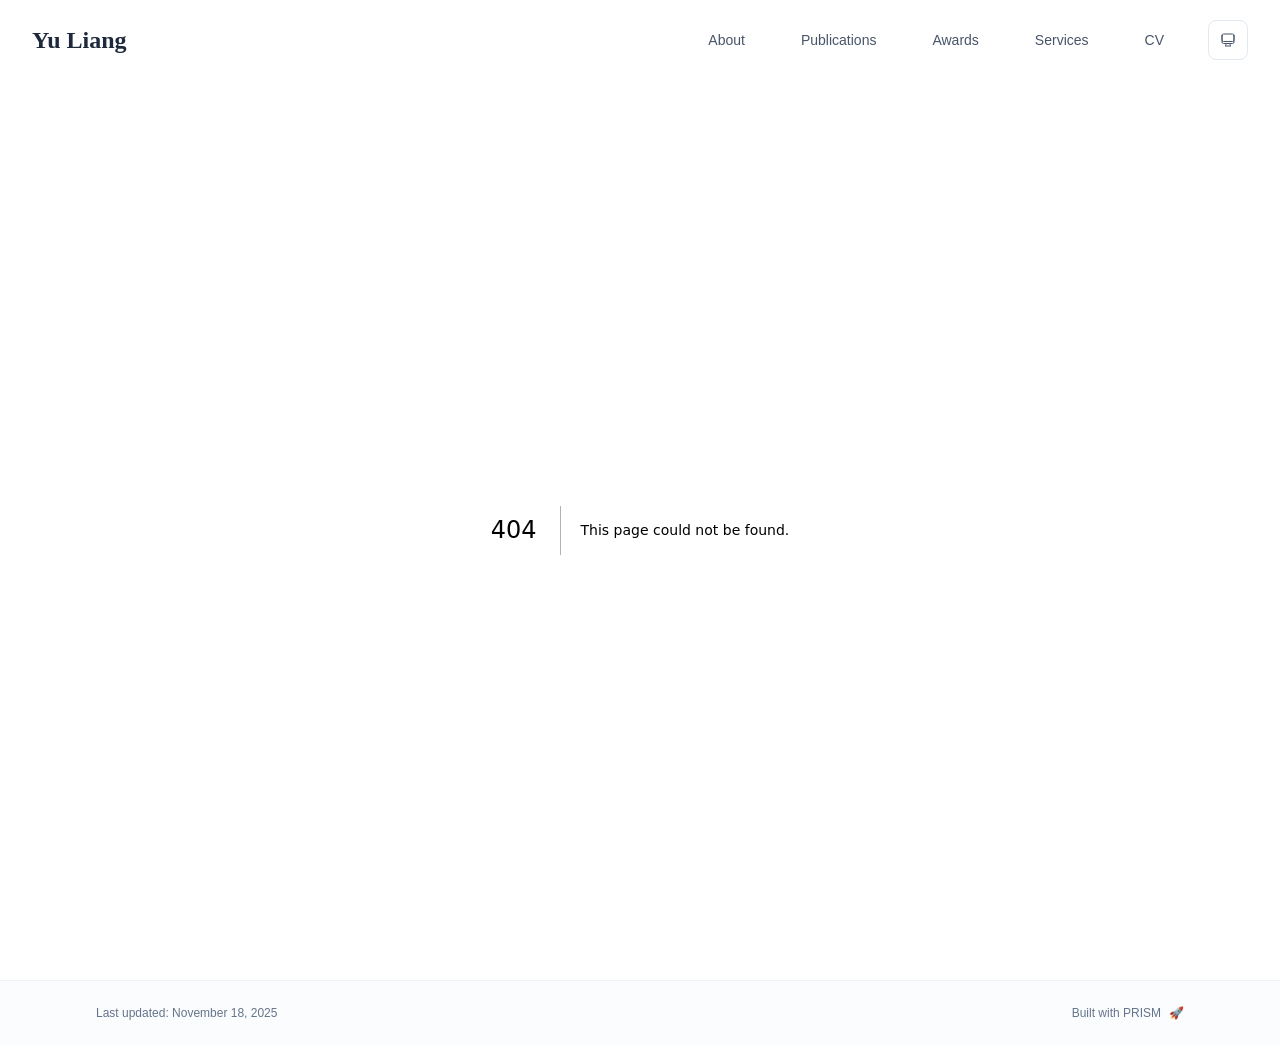
<file: 404/index.html>
<!DOCTYPE html><html lang="en" class="scroll-smooth"><head><meta charSet="utf-8"/><meta name="viewport" content="width=device-width, initial-scale=1"/><link rel="stylesheet" href="/_next/static/css/92b53c90e215dddf.css" data-precedence="next"/><link rel="preload" as="script" fetchPriority="low" href="/_next/static/chunks/webpack-af78f5c2c11af041.js"/><script src="/_next/static/chunks/4bd1b696-70b6d399998de86a.js" async=""></script><script src="/_next/static/chunks/684-5aaa8290a129f299.js" async=""></script><script src="/_next/static/chunks/main-app-7052d11c7c55e1a2.js" async=""></script><script src="/_next/static/chunks/17-9c04c9413a9f9f1f.js" async=""></script><script src="/_next/static/chunks/874-6cc630662f3664af.js" async=""></script><script src="/_next/static/chunks/862-15038af301665bb3.js" async=""></script><script src="/_next/static/chunks/app/layout-24a2ef7cd5fed40f.js" async=""></script><meta name="robots" content="noindex"/><title>404: This page could not be found.</title><link rel="icon" href="/favicon.svg" type="image/svg+xml"/><link rel="dns-prefetch" href="https://google-fonts.jialeliu.com"/><link rel="preconnect" href="https://google-fonts.jialeliu.com" crossorigin=""/><link rel="preload" as="style" href="https://google-fonts.jialeliu.com/css2?family=Inter:wght@300;400;500;600;700&amp;family=Crimson+Text:ital,wght@0,400;0,600;1,400&amp;display=swap"/><link rel="stylesheet" id="gfonts-css" href="https://google-fonts.jialeliu.com/css2?family=Inter:wght@300;400;500;600;700&amp;family=Crimson+Text:ital,wght@0,400;0,600;1,400&amp;display=swap" media="print"/><script>
              (function(){
                var l = document.getElementById('gfonts-css');
                if (!l) return;
                if (l.media !== 'all') {
                  l.addEventListener('load', function(){ try { l.media = 'all'; } catch(e){} });
                }
              })();
            </script><noscript><link rel="stylesheet" href="https://google-fonts.jialeliu.com/css2?family=Inter:wght@300;400;500;600;700&amp;family=Crimson+Text:ital,wght@0,400;0,600;1,400&amp;display=swap"/></noscript><script>
              try {
                const theme = localStorage.getItem('theme-storage');
                const parsed = theme ? JSON.parse(theme) : null;
                const setting = parsed?.state?.theme || 'system';
                const prefersDark = typeof window !== 'undefined' && window.matchMedia && window.matchMedia('(prefers-color-scheme: dark)').matches;
                const effective = setting === 'dark' ? 'dark' : (setting === 'light' ? 'light' : (prefersDark ? 'dark' : 'light'));
                var root = document.documentElement;
                root.classList.add(effective);
                root.setAttribute('data-theme', effective);
              } catch (e) {
                var root = document.documentElement;
                root.classList.add('light');
                root.setAttribute('data-theme', 'light');
              }
            </script><title>Yu Liang</title><meta name="description" content="PhD student at the University of Electronic Science and Technology of China."/><meta name="author" content="Yu Liang"/><meta name="keywords" content="Yu Liang,PhD,Research,University of Electronic Science and Technology of China"/><meta name="creator" content="Yu Liang"/><meta name="publisher" content="Yu Liang"/><meta property="og:title" content="Yu Liang"/><meta property="og:description" content="PhD student at the University of Electronic Science and Technology of China."/><meta property="og:site_name" content="Yu Liang&#x27;s Academic Website"/><meta property="og:locale" content="en_US"/><meta property="og:type" content="website"/><meta name="twitter:card" content="summary"/><meta name="twitter:title" content="Yu Liang"/><meta name="twitter:description" content="PhD student at the University of Electronic Science and Technology of China."/><link rel="icon" href="/favicon.svg"/><script>document.querySelectorAll('body link[rel="icon"], body link[rel="apple-touch-icon"]').forEach(el => document.head.appendChild(el))</script><script src="/_next/static/chunks/polyfills-42372ed130431b0a.js" noModule=""></script></head><body class="font-sans antialiased"><div style="visibility:hidden"><nav class="fixed top-0 left-0 right-0 z-50" data-headlessui-state=""><div class="transition-all duration-300 ease-out bg-transparent" style="transform:translateY(-100px)"><div class="max-w-7xl mx-auto px-4 sm:px-6 lg:px-8"><div class="flex justify-between items-center h-16 lg:h-20"><div class="flex-shrink-0" tabindex="0"><a class="text-xl lg:text-2xl font-serif font-semibold text-primary hover:text-accent transition-colors duration-200" href="/">Yu Liang</a></div><div class="hidden lg:block"><div class="ml-10 flex items-center space-x-8"><div class="flex items-baseline space-x-8"><a class="relative px-3 py-2 text-sm font-medium transition-all duration-200 rounded hover:bg-accent/10 hover:shadow-sm text-neutral-600 hover:text-primary" href="/"><span class="relative z-10">About</span></a><a class="relative px-3 py-2 text-sm font-medium transition-all duration-200 rounded hover:bg-accent/10 hover:shadow-sm text-neutral-600 hover:text-primary" href="/publications/"><span class="relative z-10">Publications</span></a><a class="relative px-3 py-2 text-sm font-medium transition-all duration-200 rounded hover:bg-accent/10 hover:shadow-sm text-neutral-600 hover:text-primary" href="/awards/"><span class="relative z-10">Awards</span></a><a class="relative px-3 py-2 text-sm font-medium transition-all duration-200 rounded hover:bg-accent/10 hover:shadow-sm text-neutral-600 hover:text-primary" href="/services/"><span class="relative z-10">Services</span></a><a class="relative px-3 py-2 text-sm font-medium transition-all duration-200 rounded hover:bg-accent/10 hover:shadow-sm text-neutral-600 hover:text-primary" href="/cv/"><span class="relative z-10">CV</span></a></div><div class="flex items-center justify-center w-10 h-10 rounded-lg border border-neutral-200 dark:border-[rgba(148,163,184,0.24)] bg-background dark:bg-neutral-800"><div class="w-4 h-4 rounded-full bg-neutral-300 animate-pulse"></div></div></div></div><div class="lg:hidden flex items-center space-x-2"><div class="flex items-center justify-center w-10 h-10 rounded-lg border border-neutral-200 dark:border-[rgba(148,163,184,0.24)] bg-background dark:bg-neutral-800"><div class="w-4 h-4 rounded-full bg-neutral-300 animate-pulse"></div></div><button class="inline-flex items-center justify-center p-2 rounded-md text-neutral-600 hover:text-primary hover:bg-neutral-100 dark:hover:bg-neutral-800 focus:outline-none focus:ring-2 focus:ring-inset focus:ring-accent transition-colors duration-200" id="headlessui-disclosure-button-«R5pdb»" type="button" aria-expanded="false" data-headlessui-state=""><span class="sr-only">Open main menu</span><div><svg xmlns="http://www.w3.org/2000/svg" fill="none" viewBox="0 0 24 24" stroke-width="1.5" stroke="currentColor" aria-hidden="true" data-slot="icon" class="block h-6 w-6"><path stroke-linecap="round" stroke-linejoin="round" d="M3.75 6.75h16.5M3.75 12h16.5m-16.5 5.25h16.5"></path></svg></div></button></div></div></div></div></nav><main class="min-h-screen pt-16 lg:pt-20"><div style="font-family:system-ui,&quot;Segoe UI&quot;,Roboto,Helvetica,Arial,sans-serif,&quot;Apple Color Emoji&quot;,&quot;Segoe UI Emoji&quot;;height:100vh;text-align:center;display:flex;flex-direction:column;align-items:center;justify-content:center"><div><style>body{color:#000;background:#fff;margin:0}.next-error-h1{border-right:1px solid rgba(0,0,0,.3)}@media (prefers-color-scheme:dark){body{color:#fff;background:#000}.next-error-h1{border-right:1px solid rgba(255,255,255,.3)}}</style><h1 class="next-error-h1" style="display:inline-block;margin:0 20px 0 0;padding:0 23px 0 0;font-size:24px;font-weight:500;vertical-align:top;line-height:49px">404</h1><div style="display:inline-block"><h2 style="font-size:14px;font-weight:400;line-height:49px;margin:0">This page could not be found.</h2></div></div></div><!--$--><!--/$--><!--$--><!--/$--></main><footer class="border-t border-neutral-200/50 bg-neutral-50/50 dark:bg-neutral-900/50 dark:border-neutral-700/50"><div class="max-w-6xl mx-auto px-4 sm:px-6 lg:px-8 py-6"><div class="flex flex-col sm:flex-row justify-between items-center gap-2"><p class="text-xs text-neutral-500">Last updated: <!-- -->November 18, 2025</p><p class="text-xs text-neutral-500 flex items-center"><a href="https://github.com/xyjoey/PRISM" target="_blank" rel="noopener noreferrer">Built with PRISM</a><span class="ml-2">🚀</span></p></div></div></footer></div><script src="/_next/static/chunks/webpack-af78f5c2c11af041.js" async=""></script><script>(self.__next_f=self.__next_f||[]).push([0])</script><script>self.__next_f.push([1,"1:\"$Sreact.fragment\"\n2:I[3719,[\"17\",\"static/chunks/17-9c04c9413a9f9f1f.js\",\"874\",\"static/chunks/874-6cc630662f3664af.js\",\"862\",\"static/chunks/862-15038af301665bb3.js\",\"177\",\"static/chunks/app/layout-24a2ef7cd5fed40f.js\"],\"ThemeProvider\"]\n3:I[768,[\"17\",\"static/chunks/17-9c04c9413a9f9f1f.js\",\"874\",\"static/chunks/874-6cc630662f3664af.js\",\"862\",\"static/chunks/862-15038af301665bb3.js\",\"177\",\"static/chunks/app/layout-24a2ef7cd5fed40f.js\"],\"default\"]\n4:I[7555,[],\"\"]\n5:I[1295,[],\"\"]\n6:I[2548,[\"17\",\"static/chunks/17-9c04c9413a9f9f1f.js\",\"874\",\"static/chunks/874-6cc630662f3664af.js\",\"862\",\"static/chunks/862-15038af301665bb3.js\",\"177\",\"static/chunks/app/layout-24a2ef7cd5fed40f.js\"],\"default\"]\n7:I[9665,[],\"MetadataBoundary\"]\n9:I[9665,[],\"OutletBoundary\"]\nc:I[4911,[],\"AsyncMetadataOutlet\"]\ne:I[9665,[],\"ViewportBoundary\"]\n10:I[6614,[],\"\"]\n:HL[\"/_next/static/css/92b53c90e215dddf.css\",\"style\"]\n"])</script><script>self.__next_f.push([1,"0:{\"P\":null,\"b\":\"CWjEt0rLwIhY58VJ8p-AG\",\"p\":\"\",\"c\":[\"\",\"_not-found\",\"\"],\"i\":false,\"f\":[[[\"\",{\"children\":[\"/_not-found\",{\"children\":[\"__PAGE__\",{}]}]},\"$undefined\",\"$undefined\",true],[\"\",[\"$\",\"$1\",\"c\",{\"children\":[[[\"$\",\"link\",\"0\",{\"rel\":\"stylesheet\",\"href\":\"/_next/static/css/92b53c90e215dddf.css\",\"precedence\":\"next\",\"crossOrigin\":\"$undefined\",\"nonce\":\"$undefined\"}]],[\"$\",\"html\",null,{\"lang\":\"en\",\"className\":\"scroll-smooth\",\"suppressHydrationWarning\":true,\"children\":[[\"$\",\"head\",null,{\"children\":[[\"$\",\"link\",null,{\"rel\":\"icon\",\"href\":\"/favicon.svg\",\"type\":\"image/svg+xml\"}],[\"$\",\"link\",null,{\"rel\":\"dns-prefetch\",\"href\":\"https://google-fonts.jialeliu.com\"}],[\"$\",\"link\",null,{\"rel\":\"preconnect\",\"href\":\"https://google-fonts.jialeliu.com\",\"crossOrigin\":\"\"}],[\"$\",\"link\",null,{\"rel\":\"preload\",\"as\":\"style\",\"href\":\"https://google-fonts.jialeliu.com/css2?family=Inter:wght@300;400;500;600;700\u0026family=Crimson+Text:ital,wght@0,400;0,600;1,400\u0026display=swap\"}],[\"$\",\"link\",null,{\"rel\":\"stylesheet\",\"id\":\"gfonts-css\",\"href\":\"https://google-fonts.jialeliu.com/css2?family=Inter:wght@300;400;500;600;700\u0026family=Crimson+Text:ital,wght@0,400;0,600;1,400\u0026display=swap\",\"media\":\"print\"}],[\"$\",\"script\",null,{\"dangerouslySetInnerHTML\":{\"__html\":\"\\n              (function(){\\n                var l = document.getElementById('gfonts-css');\\n                if (!l) return;\\n                if (l.media !== 'all') {\\n                  l.addEventListener('load', function(){ try { l.media = 'all'; } catch(e){} });\\n                }\\n              })();\\n            \"}}],[\"$\",\"noscript\",null,{\"children\":[\"$\",\"link\",null,{\"rel\":\"stylesheet\",\"href\":\"https://google-fonts.jialeliu.com/css2?family=Inter:wght@300;400;500;600;700\u0026family=Crimson+Text:ital,wght@0,400;0,600;1,400\u0026display=swap\"}]}],[\"$\",\"script\",null,{\"dangerouslySetInnerHTML\":{\"__html\":\"\\n              try {\\n                const theme = localStorage.getItem('theme-storage');\\n                const parsed = theme ? JSON.parse(theme) : null;\\n                const setting = parsed?.state?.theme || 'system';\\n                const prefersDark = typeof window !== 'undefined' \u0026\u0026 window.matchMedia \u0026\u0026 window.matchMedia('(prefers-color-scheme: dark)').matches;\\n                const effective = setting === 'dark' ? 'dark' : (setting === 'light' ? 'light' : (prefersDark ? 'dark' : 'light'));\\n                var root = document.documentElement;\\n                root.classList.add(effective);\\n                root.setAttribute('data-theme', effective);\\n              } catch (e) {\\n                var root = document.documentElement;\\n                root.classList.add('light');\\n                root.setAttribute('data-theme', 'light');\\n              }\\n            \"}}]]}],[\"$\",\"body\",null,{\"className\":\"font-sans antialiased\",\"children\":[\"$\",\"$L2\",null,{\"children\":[[\"$\",\"$L3\",null,{\"items\":[{\"title\":\"About\",\"type\":\"page\",\"target\":\"about\",\"href\":\"/\"},{\"title\":\"Publications\",\"type\":\"page\",\"target\":\"publications\",\"href\":\"/publications\"},{\"title\":\"Awards\",\"type\":\"page\",\"target\":\"awards\",\"href\":\"/awards\"},{\"title\":\"Services\",\"type\":\"page\",\"target\":\"services\",\"href\":\"/services\"},{\"title\":\"CV\",\"type\":\"page\",\"target\":\"cv\",\"href\":\"/cv\"}],\"siteTitle\":\"Yu Liang\",\"enableOnePageMode\":false}],[\"$\",\"main\",null,{\"className\":\"min-h-screen pt-16 lg:pt-20\",\"children\":[\"$\",\"$L4\",null,{\"parallelRouterKey\":\"children\",\"error\":\"$undefined\",\"errorStyles\":\"$undefined\",\"errorScripts\":\"$undefined\",\"template\":[\"$\",\"$L5\",null,{}],\"templateStyles\":\"$undefined\",\"templateScripts\":\"$undefined\",\"notFound\":[[[\"$\",\"title\",null,{\"children\":\"404: This page could not be found.\"}],[\"$\",\"div\",null,{\"style\":{\"fontFamily\":\"system-ui,\\\"Segoe UI\\\",Roboto,Helvetica,Arial,sans-serif,\\\"Apple Color Emoji\\\",\\\"Segoe UI Emoji\\\"\",\"height\":\"100vh\",\"textAlign\":\"center\",\"display\":\"flex\",\"flexDirection\":\"column\",\"alignItems\":\"center\",\"justifyContent\":\"center\"},\"children\":[\"$\",\"div\",null,{\"children\":[[\"$\",\"style\",null,{\"dangerouslySetInnerHTML\":{\"__html\":\"body{color:#000;background:#fff;margin:0}.next-error-h1{border-right:1px solid rgba(0,0,0,.3)}@media (prefers-color-scheme:dark){body{color:#fff;background:#000}.next-error-h1{border-right:1px solid rgba(255,255,255,.3)}}\"}}],[\"$\",\"h1\",null,{\"className\":\"next-error-h1\",\"style\":{\"display\":\"inline-block\",\"margin\":\"0 20px 0 0\",\"padding\":\"0 23px 0 0\",\"fontSize\":24,\"fontWeight\":500,\"verticalAlign\":\"top\",\"lineHeight\":\"49px\"},\"children\":404}],[\"$\",\"div\",null,{\"style\":{\"display\":\"inline-block\"},\"children\":[\"$\",\"h2\",null,{\"style\":{\"fontSize\":14,\"fontWeight\":400,\"lineHeight\":\"49px\",\"margin\":0},\"children\":\"This page could not be found.\"}]}]]}]}]],[]],\"forbidden\":\"$undefined\",\"unauthorized\":\"$undefined\"}]}],[\"$\",\"$L6\",null,{\"lastUpdated\":\"November 18, 2025\"}]]}]}]]}]]}],{\"children\":[\"/_not-found\",[\"$\",\"$1\",\"c\",{\"children\":[null,[\"$\",\"$L4\",null,{\"parallelRouterKey\":\"children\",\"error\":\"$undefined\",\"errorStyles\":\"$undefined\",\"errorScripts\":\"$undefined\",\"template\":[\"$\",\"$L5\",null,{}],\"templateStyles\":\"$undefined\",\"templateScripts\":\"$undefined\",\"notFound\":\"$undefined\",\"forbidden\":\"$undefined\",\"unauthorized\":\"$undefined\"}]]}],{\"children\":[\"__PAGE__\",[\"$\",\"$1\",\"c\",{\"children\":[[[\"$\",\"title\",null,{\"children\":\"404: This page could not be found.\"}],[\"$\",\"div\",null,{\"style\":\"$0:f:0:1:1:props:children:1:props:children:1:props:children:props:children:1:props:children:props:notFound:0:1:props:style\",\"children\":[\"$\",\"div\",null,{\"children\":[[\"$\",\"style\",null,{\"dangerouslySetInnerHTML\":{\"__html\":\"body{color:#000;background:#fff;margin:0}.next-error-h1{border-right:1px solid rgba(0,0,0,.3)}@media (prefers-color-scheme:dark){body{color:#fff;background:#000}.next-error-h1{border-right:1px solid rgba(255,255,255,.3)}}\"}}],[\"$\",\"h1\",null,{\"className\":\"next-error-h1\",\"style\":\"$0:f:0:1:1:props:children:1:props:children:1:props:children:props:children:1:props:children:props:notFound:0:1:props:children:props:children:1:props:style\",\"children\":404}],[\"$\",\"div\",null,{\"style\":\"$0:f:0:1:1:props:children:1:props:children:1:props:children:props:children:1:props:children:props:notFound:0:1:props:children:props:children:2:props:style\",\"children\":[\"$\",\"h2\",null,{\"style\":\"$0:f:0:1:1:props:children:1:props:children:1:props:children:props:children:1:props:children:props:notFound:0:1:props:children:props:children:2:props:children:props:style\",\"children\":\"This page could not be found.\"}]}]]}]}]],[\"$\",\"$L7\",null,{\"children\":\"$L8\"}],null,[\"$\",\"$L9\",null,{\"children\":[\"$La\",\"$Lb\",[\"$\",\"$Lc\",null,{\"promise\":\"$@d\"}]]}]]}],{},null,false]},null,false]},null,false],[\"$\",\"$1\",\"h\",{\"children\":[[\"$\",\"meta\",null,{\"name\":\"robots\",\"content\":\"noindex\"}],[\"$\",\"$1\",\"YJEhiBbCgo2w6MUAB6k4k\",{\"children\":[[\"$\",\"$Le\",null,{\"children\":\"$Lf\"}],null]}],null]}],false]],\"m\":\"$undefined\",\"G\":[\"$10\",\"$undefined\"],\"s\":false,\"S\":true}\n"])</script><script>self.__next_f.push([1,"11:\"$Sreact.suspense\"\n12:I[4911,[],\"AsyncMetadata\"]\n8:[\"$\",\"$11\",null,{\"fallback\":null,\"children\":[\"$\",\"$L12\",null,{\"promise\":\"$@13\"}]}]\n"])</script><script>self.__next_f.push([1,"b:null\n"])</script><script>self.__next_f.push([1,"f:[[\"$\",\"meta\",\"0\",{\"charSet\":\"utf-8\"}],[\"$\",\"meta\",\"1\",{\"name\":\"viewport\",\"content\":\"width=device-width, initial-scale=1\"}]]\na:null\n"])</script><script>self.__next_f.push([1,"13:{\"metadata\":[[\"$\",\"title\",\"0\",{\"children\":\"Yu Liang\"}],[\"$\",\"meta\",\"1\",{\"name\":\"description\",\"content\":\"PhD student at the University of Electronic Science and Technology of China.\"}],[\"$\",\"meta\",\"2\",{\"name\":\"author\",\"content\":\"Yu Liang\"}],[\"$\",\"meta\",\"3\",{\"name\":\"keywords\",\"content\":\"Yu Liang,PhD,Research,University of Electronic Science and Technology of China\"}],[\"$\",\"meta\",\"4\",{\"name\":\"creator\",\"content\":\"Yu Liang\"}],[\"$\",\"meta\",\"5\",{\"name\":\"publisher\",\"content\":\"Yu Liang\"}],[\"$\",\"meta\",\"6\",{\"property\":\"og:title\",\"content\":\"Yu Liang\"}],[\"$\",\"meta\",\"7\",{\"property\":\"og:description\",\"content\":\"PhD student at the University of Electronic Science and Technology of China.\"}],[\"$\",\"meta\",\"8\",{\"property\":\"og:site_name\",\"content\":\"Yu Liang's Academic Website\"}],[\"$\",\"meta\",\"9\",{\"property\":\"og:locale\",\"content\":\"en_US\"}],[\"$\",\"meta\",\"10\",{\"property\":\"og:type\",\"content\":\"website\"}],[\"$\",\"meta\",\"11\",{\"name\":\"twitter:card\",\"content\":\"summary\"}],[\"$\",\"meta\",\"12\",{\"name\":\"twitter:title\",\"content\":\"Yu Liang\"}],[\"$\",\"meta\",\"13\",{\"name\":\"twitter:description\",\"content\":\"PhD student at the University of Electronic Science and Technology of China.\"}],[\"$\",\"link\",\"14\",{\"rel\":\"icon\",\"href\":\"/favicon.svg\"}]],\"error\":null,\"digest\":\"$undefined\"}\nd:{\"metadata\":\"$13:metadata\",\"error\":null,\"digest\":\"$undefined\"}\n"])</script></body></html>
</file>
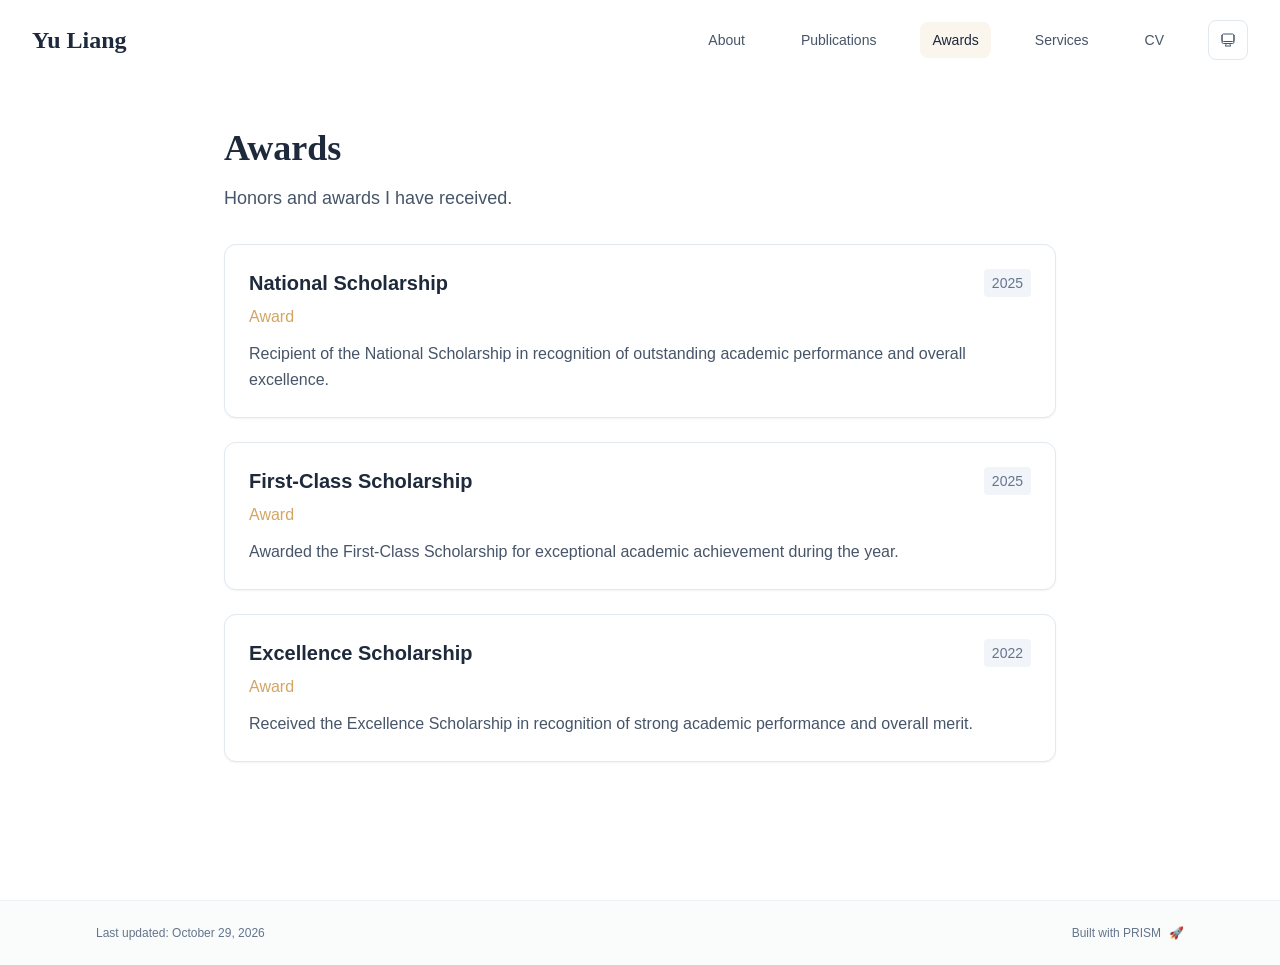
<file: awards/index.html>
<!DOCTYPE html><html lang="en" class="scroll-smooth"><head><meta charSet="utf-8"/><meta name="viewport" content="width=device-width, initial-scale=1"/><link rel="stylesheet" href="/_next/static/css/92b53c90e215dddf.css" data-precedence="next"/><link rel="preload" as="script" fetchPriority="low" href="/_next/static/chunks/webpack-af78f5c2c11af041.js"/><script src="/_next/static/chunks/4bd1b696-70b6d399998de86a.js" async=""></script><script src="/_next/static/chunks/684-5aaa8290a129f299.js" async=""></script><script src="/_next/static/chunks/main-app-7052d11c7c55e1a2.js" async=""></script><script src="/_next/static/chunks/17-9c04c9413a9f9f1f.js" async=""></script><script src="/_next/static/chunks/874-6cc630662f3664af.js" async=""></script><script src="/_next/static/chunks/862-15038af301665bb3.js" async=""></script><script src="/_next/static/chunks/app/layout-24a2ef7cd5fed40f.js" async=""></script><script src="/_next/static/chunks/178-595a94b9af1e67b5.js" async=""></script><script src="/_next/static/chunks/748-b0753eeaf12cb586.js" async=""></script><script src="/_next/static/chunks/app/%5Bslug%5D/page-1eee591f08e76d08.js" async=""></script><link rel="icon" href="/favicon.svg" type="image/svg+xml"/><link rel="dns-prefetch" href="https://google-fonts.jialeliu.com"/><link rel="preconnect" href="https://google-fonts.jialeliu.com" crossorigin=""/><link rel="preload" as="style" href="https://google-fonts.jialeliu.com/css2?family=Inter:wght@300;400;500;600;700&amp;family=Crimson+Text:ital,wght@0,400;0,600;1,400&amp;display=swap"/><link rel="stylesheet" id="gfonts-css" href="https://google-fonts.jialeliu.com/css2?family=Inter:wght@300;400;500;600;700&amp;family=Crimson+Text:ital,wght@0,400;0,600;1,400&amp;display=swap" media="print"/><script>
              (function(){
                var l = document.getElementById('gfonts-css');
                if (!l) return;
                if (l.media !== 'all') {
                  l.addEventListener('load', function(){ try { l.media = 'all'; } catch(e){} });
                }
              })();
            </script><noscript><link rel="stylesheet" href="https://google-fonts.jialeliu.com/css2?family=Inter:wght@300;400;500;600;700&amp;family=Crimson+Text:ital,wght@0,400;0,600;1,400&amp;display=swap"/></noscript><script>
              try {
                const theme = localStorage.getItem('theme-storage');
                const parsed = theme ? JSON.parse(theme) : null;
                const setting = parsed?.state?.theme || 'system';
                const prefersDark = typeof window !== 'undefined' && window.matchMedia && window.matchMedia('(prefers-color-scheme: dark)').matches;
                const effective = setting === 'dark' ? 'dark' : (setting === 'light' ? 'light' : (prefersDark ? 'dark' : 'light'));
                var root = document.documentElement;
                root.classList.add(effective);
                root.setAttribute('data-theme', effective);
              } catch (e) {
                var root = document.documentElement;
                root.classList.add('light');
                root.setAttribute('data-theme', 'light');
              }
            </script><link rel="icon" href="/favicon.svg"/><script>document.querySelectorAll('body link[rel="icon"], body link[rel="apple-touch-icon"]').forEach(el => document.head.appendChild(el))</script><script src="/_next/static/chunks/polyfills-42372ed130431b0a.js" noModule=""></script><!-- discovery:start --><title>Awards | Yu Liang | Efficient AI | UESTC</title><meta name="description" content="Academic honors and awards of Yu Liang."><meta name="author" content="Yu Liang"><link rel="canonical" href="https://hamings1.github.io/awards/"><meta property="og:title" content="Awards | Yu Liang | Efficient AI | UESTC"><meta property="og:description" content="Academic honors and awards of Yu Liang."><meta property="og:url" content="https://hamings1.github.io/awards/"><meta property="og:type" content="website"><meta property="og:site_name" content="Yu Liang | Efficient AI"><meta name="twitter:card" content="summary"><meta name="twitter:title" content="Awards | Yu Liang | Efficient AI | UESTC"><meta name="twitter:description" content="Academic honors and awards of Yu Liang."><link rel="icon" href="/favicon.svg"><link rel="stylesheet" href="/assets/discovery.css?v=20261028"><script src="/assets/discovery.js?v=20261029-polish" defer=""></script><!-- discovery:end --></head><body class="font-sans antialiased"><div style="visibility:hidden"><nav class="fixed top-0 left-0 right-0 z-50" data-headlessui-state=""><div class="transition-all duration-300 ease-out bg-transparent" style="transform:translateY(-100px)"><div class="max-w-7xl mx-auto px-4 sm:px-6 lg:px-8"><div class="flex justify-between items-center h-16 lg:h-20"><div class="flex-shrink-0" tabindex="0"><a class="text-xl lg:text-2xl font-serif font-semibold text-primary hover:text-accent transition-colors duration-200" href="/">Yu Liang</a></div><div class="hidden lg:block"><div class="ml-10 flex items-center space-x-8"><div class="flex items-baseline space-x-8"><a class="relative px-3 py-2 text-sm font-medium transition-all duration-200 rounded hover:bg-accent/10 hover:shadow-sm text-neutral-600 hover:text-primary" href="/"><span class="relative z-10">About</span></a><a class="relative px-3 py-2 text-sm font-medium transition-all duration-200 rounded hover:bg-accent/10 hover:shadow-sm text-neutral-600 hover:text-primary" href="/publications/"><span class="relative z-10">Publications</span></a><a class="relative px-3 py-2 text-sm font-medium transition-all duration-200 rounded hover:bg-accent/10 hover:shadow-sm text-primary" href="/awards/"><span class="relative z-10">Awards</span><div class="absolute inset-0 bg-accent/10 rounded-lg"></div></a><a class="relative px-3 py-2 text-sm font-medium transition-all duration-200 rounded hover:bg-accent/10 hover:shadow-sm text-neutral-600 hover:text-primary" href="/services/"><span class="relative z-10">Services</span></a><a class="relative px-3 py-2 text-sm font-medium transition-all duration-200 rounded hover:bg-accent/10 hover:shadow-sm text-neutral-600 hover:text-primary" href="/cv/"><span class="relative z-10">CV</span></a></div><div class="flex items-center justify-center w-10 h-10 rounded-lg border border-neutral-200 dark:border-[rgba(148,163,184,0.24)] bg-background dark:bg-neutral-800"><div class="w-4 h-4 rounded-full bg-neutral-300 animate-pulse"></div></div></div></div><div class="lg:hidden flex items-center space-x-2"><div class="flex items-center justify-center w-10 h-10 rounded-lg border border-neutral-200 dark:border-[rgba(148,163,184,0.24)] bg-background dark:bg-neutral-800"><div class="w-4 h-4 rounded-full bg-neutral-300 animate-pulse"></div></div><button class="inline-flex items-center justify-center p-2 rounded-md text-neutral-600 hover:text-primary hover:bg-neutral-100 dark:hover:bg-neutral-800 focus:outline-none focus:ring-2 focus:ring-inset focus:ring-accent transition-colors duration-200" id="headlessui-disclosure-button-«R5pdb»" type="button" aria-expanded="false" data-headlessui-state=""><span class="sr-only">Open main menu</span><div><svg xmlns="http://www.w3.org/2000/svg" fill="none" viewBox="0 0 24 24" stroke-width="1.5" stroke="currentColor" aria-hidden="true" data-slot="icon" class="block h-6 w-6"><path stroke-linecap="round" stroke-linejoin="round" d="M3.75 6.75h16.5M3.75 12h16.5m-16.5 5.25h16.5"></path></svg></div></button></div></div></div></div></nav><main class="min-h-screen pt-16 lg:pt-20"><div class="max-w-4xl mx-auto px-4 sm:px-6 lg:px-8 py-12"><div style="opacity:0;transform:translateY(20px)"><div class="mb-8"><h1 class="text-4xl font-serif font-bold text-primary mb-4">Awards</h1><p class="text-lg text-neutral-600 dark:text-neutral-500 max-w-2xl">Honors and awards I have received.</p></div><div class="grid gap-6"><div class="bg-white dark:bg-neutral-900 p-6 rounded-xl shadow-sm border border-neutral-200 dark:border-neutral-800 hover:shadow-lg transition-all duration-200 hover:scale-[1.01]" style="opacity:0;transform:translateY(20px)"><div class="flex justify-between items-start mb-2"><h3 class="text-xl font-semibold text-primary">National Scholarship</h3><span class="text-sm text-neutral-500 font-medium bg-neutral-100 dark:bg-neutral-800 px-2 py-1 rounded">2025</span></div><p class="text-base text-accent font-medium mb-3">Award</p><p class="text-base text-neutral-600 dark:text-neutral-500 leading-relaxed">Recipient of the National Scholarship in recognition of outstanding academic performance and overall excellence.</p></div><div class="bg-white dark:bg-neutral-900 p-6 rounded-xl shadow-sm border border-neutral-200 dark:border-neutral-800 hover:shadow-lg transition-all duration-200 hover:scale-[1.01]" style="opacity:0;transform:translateY(20px)"><div class="flex justify-between items-start mb-2"><h3 class="text-xl font-semibold text-primary">First-Class Scholarship</h3><span class="text-sm text-neutral-500 font-medium bg-neutral-100 dark:bg-neutral-800 px-2 py-1 rounded">2025</span></div><p class="text-base text-accent font-medium mb-3">Award</p><p class="text-base text-neutral-600 dark:text-neutral-500 leading-relaxed">Awarded the First-Class Scholarship for exceptional academic achievement during the year.</p></div><div class="bg-white dark:bg-neutral-900 p-6 rounded-xl shadow-sm border border-neutral-200 dark:border-neutral-800 hover:shadow-lg transition-all duration-200 hover:scale-[1.01]" style="opacity:0;transform:translateY(20px)"><div class="flex justify-between items-start mb-2"><h3 class="text-xl font-semibold text-primary">Excellence Scholarship</h3><span class="text-sm text-neutral-500 font-medium bg-neutral-100 dark:bg-neutral-800 px-2 py-1 rounded">2022</span></div><p class="text-base text-accent font-medium mb-3">Award</p><p class="text-base text-neutral-600 dark:text-neutral-500 leading-relaxed">Received the Excellence Scholarship in recognition of strong academic performance and overall merit.</p></div></div></div></div><!--$--><!--/$--><!--$--><!--/$--></main><footer class="border-t border-neutral-200/50 bg-neutral-50/50 dark:bg-neutral-900/50 dark:border-neutral-700/50"><div class="max-w-6xl mx-auto px-4 sm:px-6 lg:px-8 py-6"><div class="flex flex-col sm:flex-row justify-between items-center gap-2"><p class="text-xs text-neutral-500">Last updated: <!-- -->October 29, 2026</p><p class="text-xs text-neutral-500 flex items-center"><a href="https://github.com/xyjoey/PRISM" target="_blank" rel="noopener noreferrer">Built with PRISM</a><span class="ml-2">🚀</span></p></div></div></footer></div><script src="/_next/static/chunks/webpack-af78f5c2c11af041.js" async=""></script><script>(self.__next_f=self.__next_f||[]).push([0])</script><script>self.__next_f.push([1,"1:\"$Sreact.fragment\"\n2:I[3719,[\"17\",\"static/chunks/17-9c04c9413a9f9f1f.js\",\"874\",\"static/chunks/874-6cc630662f3664af.js\",\"862\",\"static/chunks/862-15038af301665bb3.js\",\"177\",\"static/chunks/app/layout-24a2ef7cd5fed40f.js\"],\"ThemeProvider\"]\n3:I[768,[\"17\",\"static/chunks/17-9c04c9413a9f9f1f.js\",\"874\",\"static/chunks/874-6cc630662f3664af.js\",\"862\",\"static/chunks/862-15038af301665bb3.js\",\"177\",\"static/chunks/app/layout-24a2ef7cd5fed40f.js\"],\"default\"]\n4:I[7555,[],\"\"]\n5:I[1295,[],\"\"]\n6:I[2548,[\"17\",\"static/chunks/17-9c04c9413a9f9f1f.js\",\"874\",\"static/chunks/874-6cc630662f3664af.js\",\"862\",\"static/chunks/862-15038af301665bb3.js\",\"177\",\"static/chunks/app/layout-24a2ef7cd5fed40f.js\"],\"default\"]\n8:I[9665,[],\"MetadataBoundary\"]\na:I[9665,[],\"OutletBoundary\"]\nd:I[4911,[],\"AsyncMetadataOutlet\"]\nf:I[9665,[],\"ViewportBoundary\"]\n11:I[6614,[],\"\"]\n:HL[\"/_next/static/css/92b53c90e215dddf.css\",\"style\"]\n"])</script><script>self.__next_f.push([1,"0:{\"P\":null,\"b\":\"CWjEt0rLwIhY58VJ8p-AG\",\"p\":\"\",\"c\":[\"\",\"awards\",\"\"],\"i\":false,\"f\":[[[\"\",{\"children\":[[\"slug\",\"awards\",\"d\"],{\"children\":[\"__PAGE__\",{}]}]},\"$undefined\",\"$undefined\",true],[\"\",[\"$\",\"$1\",\"c\",{\"children\":[[[\"$\",\"link\",\"0\",{\"rel\":\"stylesheet\",\"href\":\"/_next/static/css/92b53c90e215dddf.css\",\"precedence\":\"next\",\"crossOrigin\":\"$undefined\",\"nonce\":\"$undefined\"}]],[\"$\",\"html\",null,{\"lang\":\"en\",\"className\":\"scroll-smooth\",\"suppressHydrationWarning\":true,\"children\":[[\"$\",\"head\",null,{\"children\":[[\"$\",\"link\",null,{\"rel\":\"icon\",\"href\":\"/favicon.svg\",\"type\":\"image/svg+xml\"}],[\"$\",\"link\",null,{\"rel\":\"dns-prefetch\",\"href\":\"https://google-fonts.jialeliu.com\"}],[\"$\",\"link\",null,{\"rel\":\"preconnect\",\"href\":\"https://google-fonts.jialeliu.com\",\"crossOrigin\":\"\"}],[\"$\",\"link\",null,{\"rel\":\"preload\",\"as\":\"style\",\"href\":\"https://google-fonts.jialeliu.com/css2?family=Inter:wght@300;400;500;600;700&family=Crimson+Text:ital,wght@0,400;0,600;1,400&display=swap\"}],[\"$\",\"link\",null,{\"rel\":\"stylesheet\",\"id\":\"gfonts-css\",\"href\":\"https://google-fonts.jialeliu.com/css2?family=Inter:wght@300;400;500;600;700&family=Crimson+Text:ital,wght@0,400;0,600;1,400&display=swap\",\"media\":\"print\"}],[\"$\",\"script\",null,{\"dangerouslySetInnerHTML\":{\"__html\":\"\\n              (function(){\\n                var l = document.getElementById('gfonts-css');\\n                if (!l) return;\\n                if (l.media !== 'all') {\\n                  l.addEventListener('load', function(){ try { l.media = 'all'; } catch(e){} });\\n                }\\n              })();\\n            \"}}],[\"$\",\"noscript\",null,{\"children\":[\"$\",\"link\",null,{\"rel\":\"stylesheet\",\"href\":\"https://google-fonts.jialeliu.com/css2?family=Inter:wght@300;400;500;600;700&family=Crimson+Text:ital,wght@0,400;0,600;1,400&display=swap\"}]}],[\"$\",\"script\",null,{\"dangerouslySetInnerHTML\":{\"__html\":\"\\n              try {\\n                const theme = localStorage.getItem('theme-storage');\\n                const parsed = theme ? JSON.parse(theme) : null;\\n                const setting = parsed?.state?.theme || 'system';\\n                const prefersDark = typeof window !== 'undefined' && window.matchMedia && window.matchMedia('(prefers-color-scheme: dark)').matches;\\n                const effective = setting === 'dark' ? 'dark' : (setting === 'light' ? 'light' : (prefersDark ? 'dark' : 'light'));\\n                var root = document.documentElement;\\n                root.classList.add(effective);\\n                root.setAttribute('data-theme', effective);\\n              } catch (e) {\\n                var root = document.documentElement;\\n                root.classList.add('light');\\n                root.setAttribute('data-theme', 'light');\\n              }\\n            \"}}],[\"$\",\"link\",null,{\"rel\":\"stylesheet\",\"href\":\"/assets/discovery.css?v=20261028\"}],[\"$\",\"script\",null,{\"src\":\"/assets/discovery.js?v=20261029-polish\",\"defer\":true}]]}],[\"$\",\"body\",null,{\"className\":\"font-sans antialiased\",\"children\":[\"$\",\"$L2\",null,{\"children\":[[\"$\",\"$L3\",null,{\"items\":[{\"title\":\"About\",\"type\":\"page\",\"target\":\"about\",\"href\":\"/\"},{\"title\":\"Publications\",\"type\":\"page\",\"target\":\"publications\",\"href\":\"/publications\"},{\"title\":\"Awards\",\"type\":\"page\",\"target\":\"awards\",\"href\":\"/awards\"},{\"title\":\"Services\",\"type\":\"page\",\"target\":\"services\",\"href\":\"/services\"},{\"title\":\"CV\",\"type\":\"page\",\"target\":\"cv\",\"href\":\"/cv\"}],\"siteTitle\":\"Yu Liang\",\"enableOnePageMode\":false}],[\"$\",\"main\",null,{\"className\":\"min-h-screen pt-16 lg:pt-20\",\"children\":[\"$\",\"$L4\",null,{\"parallelRouterKey\":\"children\",\"error\":\"$undefined\",\"errorStyles\":\"$undefined\",\"errorScripts\":\"$undefined\",\"template\":[\"$\",\"$L5\",null,{}],\"templateStyles\":\"$undefined\",\"templateScripts\":\"$undefined\",\"notFound\":[[[\"$\",\"title\",null,{\"children\":\"404: This page could not be found.\"}],[\"$\",\"div\",null,{\"style\":{\"fontFamily\":\"system-ui,\\\"Segoe UI\\\",Roboto,Helvetica,Arial,sans-serif,\\\"Apple Color Emoji\\\",\\\"Segoe UI Emoji\\\"\",\"height\":\"100vh\",\"textAlign\":\"center\",\"display\":\"flex\",\"flexDirection\":\"column\",\"alignItems\":\"center\",\"justifyContent\":\"center\"},\"children\":[\"$\",\"div\",null,{\"children\":[[\"$\",\"style\",null,{\"dangerouslySetInnerHTML\":{\"__html\":\"body{color:#000;background:#fff;margin:0}.next-error-h1{border-right:1px solid rgba(0,0,0,.3)}@media (prefers-color-scheme:dark){body{color:#fff;background:#000}.next-error-h1{border-right:1px solid rgba(255,255,255,.3)}}\"}}],[\"$\",\"h1\",null,{\"className\":\"next-error-h1\",\"style\":{\"display\":\"inline-block\",\"margin\":\"0 20px 0 0\",\"padding\":\"0 23px 0 0\",\"fontSize\":24,\"fontWeight\":500,\"verticalAlign\":\"top\",\"lineHeight\":\"49px\"},\"children\":404}],[\"$\",\"div\",null,{\"style\":{\"display\":\"inline-block\"},\"children\":[\"$\",\"h2\",null,{\"style\":{\"fontSize\":14,\"fontWeight\":400,\"lineHeight\":\"49px\",\"margin\":0},\"children\":\"This page could not be found.\"}]}]]}]}]],[]],\"forbidden\":\"$undefined\",\"unauthorized\":\"$undefined\"}]}],[\"$\",\"$L6\",null,{\"lastUpdated\":\"October 29, 2026\"}]]}]}]]}]]}],{\"children\":[[\"slug\",\"awards\",\"d\"],[\"$\",\"$1\",\"c\",{\"children\":[null,[\"$\",\"$L4\",null,{\"parallelRouterKey\":\"children\",\"error\":\"$undefined\",\"errorStyles\":\"$undefined\",\"errorScripts\":\"$undefined\",\"template\":[\"$\",\"$L5\",null,{}],\"templateStyles\":\"$undefined\",\"templateScripts\":\"$undefined\",\"notFound\":\"$undefined\",\"forbidden\":\"$undefined\",\"unauthorized\":\"$undefined\"}]]}],{\"children\":[\"__PAGE__\",[\"$\",\"$1\",\"c\",{\"children\":[\"$L7\",[\"$\",\"$L8\",null,{\"children\":\"$L9\"}],null,[\"$\",\"$La\",null,{\"children\":[\"$Lb\",\"$Lc\",[\"$\",\"$Ld\",null,{\"promise\":\"$@e\"}]]}]]}],{},null,false]},null,false]},null,false],[\"$\",\"$1\",\"h\",{\"children\":[null,[\"$\",\"$1\",\"E1FEoSMlMNWp7Ym9MXj_J\",{\"children\":[[\"$\",\"$Lf\",null,{\"children\":\"$L10\"}],null]}],null]}],false]],\"m\":\"$undefined\",\"G\":[\"$11\",\"$undefined\"],\"s\":false,\"S\":true}\n"])</script><script>self.__next_f.push([1,"12:\"$Sreact.suspense\"\n13:I[4911,[],\"AsyncMetadata\"]\n15:I[3684,[\"17\",\"static/chunks/17-9c04c9413a9f9f1f.js\",\"178\",\"static/chunks/178-595a94b9af1e67b5.js\",\"748\",\"static/chunks/748-b0753eeaf12cb586.js\",\"182\",\"static/chunks/app/%5Bslug%5D/page-1eee591f08e76d08.js\"],\"default\"]\n9:[\"$\",\"$12\",null,{\"fallback\":null,\"children\":[\"$\",\"$L13\",null,{\"promise\":\"$@14\"}]}]\n7:[\"$\",\"div\",null,{\"className\":\"max-w-4xl mx-auto px-4 sm:px-6 lg:px-8 py-12\",\"children\":[false,false,[\"$\",\"$L15\",null,{\"config\":{\"type\":\"card\",\"title\":\"Awards\",\"description\":\"Honors and awards I have received.\",\"items\":[{\"title\":\"National Scholarship\",\"subtitle\":\"Award\",\"date\":\"2025\",\"content\":\"Recipient of the National Scholarship in recognition of outstanding academic performance and overall excellence.\"},{\"title\":\"First-Class Scholarship\",\"subtitle\":\"Award\",\"date\":\"2025\",\"content\":\"Awarded the First-Class Scholarship for exceptional academic achievement during the year.\"},{\"title\":\"Excellence Scholarship\",\"subtitle\":\"Award\",\"date\":\"2022\",\"content\":\"Received the Excellence Scholarship in recognition of strong academic performance and overall merit.\"}]}}]]}]\n"])</script><script>self.__next_f.push([1,"c:null\n"])</script><script>self.__next_f.push([1,"10:[[\"$\",\"meta\",\"0\",{\"charSet\":\"utf-8\"}],[\"$\",\"meta\",\"1\",{\"name\":\"viewport\",\"content\":\"width=device-width, initial-scale=1\"}]]\nb:null\n"])</script><script>self.__next_f.push([1,"14:{\"metadata\":[[\"$\",\"title\",null,{\"children\":\"Awards | Yu Liang | Efficient AI | UESTC\"}],[\"$\",\"meta\",null,{\"name\":\"description\",\"content\":\"Academic honors and awards of Yu Liang.\"}],[\"$\",\"meta\",null,{\"name\":\"author\",\"content\":\"Yu Liang\"}],[\"$\",\"link\",null,{\"rel\":\"canonical\",\"href\":\"https://hamings1.github.io/awards/\"}],[\"$\",\"meta\",null,{\"property\":\"og:title\",\"content\":\"Awards | Yu Liang | Efficient AI | UESTC\"}],[\"$\",\"meta\",null,{\"property\":\"og:description\",\"content\":\"Academic honors and awards of Yu Liang.\"}],[\"$\",\"meta\",null,{\"property\":\"og:url\",\"content\":\"https://hamings1.github.io/awards/\"}],[\"$\",\"meta\",null,{\"property\":\"og:type\",\"content\":\"website\"}],[\"$\",\"meta\",null,{\"property\":\"og:site_name\",\"content\":\"Yu Liang | Efficient AI\"}],[\"$\",\"meta\",null,{\"name\":\"twitter:card\",\"content\":\"summary\"}],[\"$\",\"meta\",null,{\"name\":\"twitter:title\",\"content\":\"Awards | Yu Liang | Efficient AI | UESTC\"}],[\"$\",\"meta\",null,{\"name\":\"twitter:description\",\"content\":\"Academic honors and awards of Yu Liang.\"}],[\"$\",\"link\",null,{\"rel\":\"icon\",\"href\":\"/favicon.svg\"}]],\"error\":null,\"digest\":\"$undefined\"}\ne:{\"metadata\":\"$14:metadata\",\"error\":null,\"digest\":\"$undefined\"}\n"])</script></body></html>
</file>
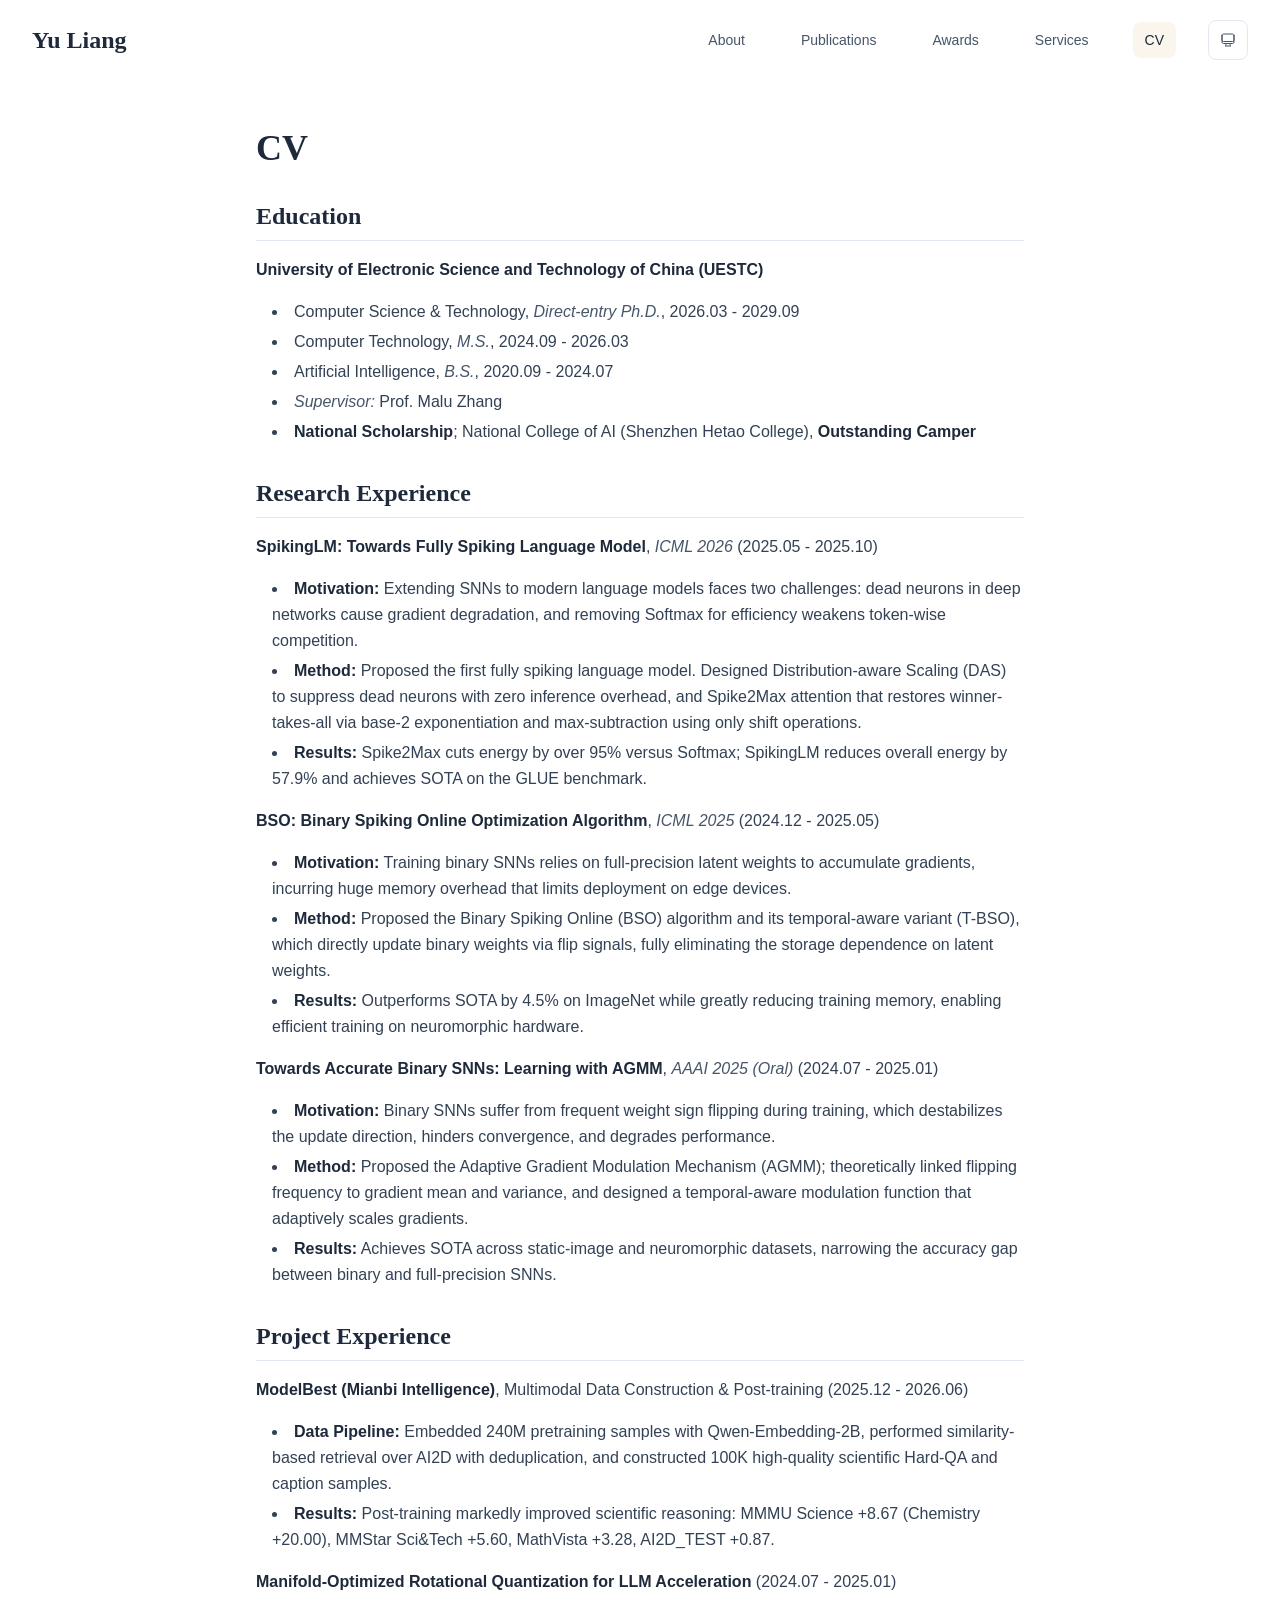
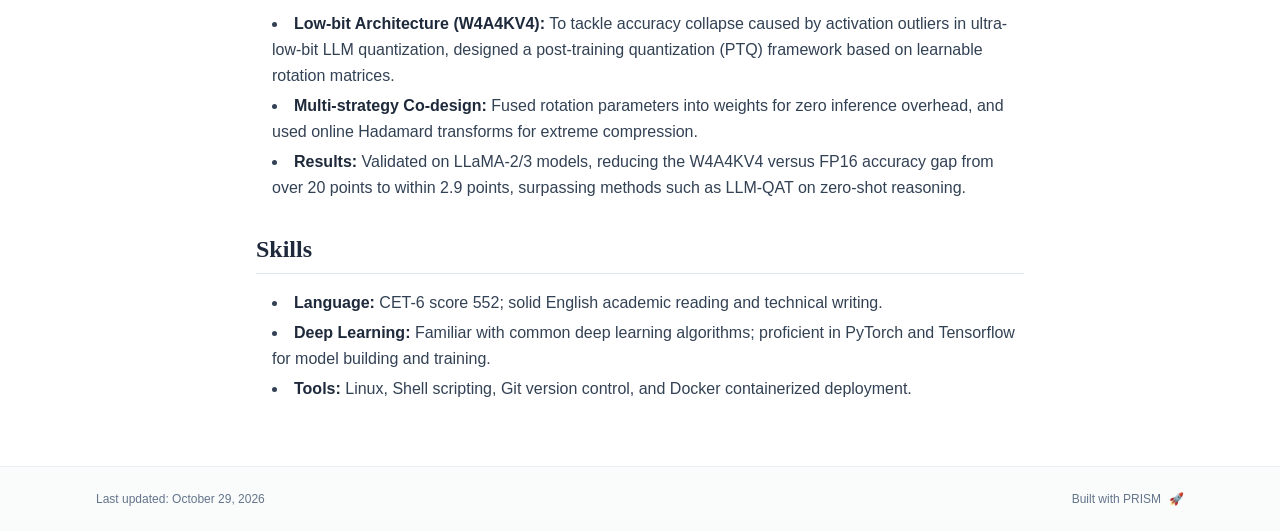
<file: cv/index.html>
<!DOCTYPE html><html lang="en" class="scroll-smooth"><head><meta charSet="utf-8"/><meta name="viewport" content="width=device-width, initial-scale=1"/><link rel="stylesheet" href="/_next/static/css/92b53c90e215dddf.css" data-precedence="next"/><link rel="preload" as="script" fetchPriority="low" href="/_next/static/chunks/webpack-af78f5c2c11af041.js"/><script src="/_next/static/chunks/4bd1b696-70b6d399998de86a.js" async=""></script><script src="/_next/static/chunks/684-5aaa8290a129f299.js" async=""></script><script src="/_next/static/chunks/main-app-7052d11c7c55e1a2.js" async=""></script><script src="/_next/static/chunks/17-9c04c9413a9f9f1f.js" async=""></script><script src="/_next/static/chunks/874-6cc630662f3664af.js" async=""></script><script src="/_next/static/chunks/862-15038af301665bb3.js" async=""></script><script src="/_next/static/chunks/app/layout-24a2ef7cd5fed40f.js" async=""></script><script src="/_next/static/chunks/178-595a94b9af1e67b5.js" async=""></script><script src="/_next/static/chunks/748-b0753eeaf12cb586.js" async=""></script><script src="/_next/static/chunks/app/%5Bslug%5D/page-1eee591f08e76d08.js" async=""></script><link rel="icon" href="/favicon.svg" type="image/svg+xml"/><link rel="dns-prefetch" href="https://google-fonts.jialeliu.com"/><link rel="preconnect" href="https://google-fonts.jialeliu.com" crossorigin=""/><link rel="preload" as="style" href="https://google-fonts.jialeliu.com/css2?family=Inter:wght@300;400;500;600;700&amp;family=Crimson+Text:ital,wght@0,400;0,600;1,400&amp;display=swap"/><link rel="stylesheet" id="gfonts-css" href="https://google-fonts.jialeliu.com/css2?family=Inter:wght@300;400;500;600;700&amp;family=Crimson+Text:ital,wght@0,400;0,600;1,400&amp;display=swap" media="print"/><script>
              (function(){
                var l = document.getElementById('gfonts-css');
                if (!l) return;
                if (l.media !== 'all') {
                  l.addEventListener('load', function(){ try { l.media = 'all'; } catch(e){} });
                }
              })();
            </script><noscript><link rel="stylesheet" href="https://google-fonts.jialeliu.com/css2?family=Inter:wght@300;400;500;600;700&amp;family=Crimson+Text:ital,wght@0,400;0,600;1,400&amp;display=swap"/></noscript><script>
              try {
                const theme = localStorage.getItem('theme-storage');
                const parsed = theme ? JSON.parse(theme) : null;
                const setting = parsed?.state?.theme || 'system';
                const prefersDark = typeof window !== 'undefined' && window.matchMedia && window.matchMedia('(prefers-color-scheme: dark)').matches;
                const effective = setting === 'dark' ? 'dark' : (setting === 'light' ? 'light' : (prefersDark ? 'dark' : 'light'));
                var root = document.documentElement;
                root.classList.add(effective);
                root.setAttribute('data-theme', effective);
              } catch (e) {
                var root = document.documentElement;
                root.classList.add('light');
                root.setAttribute('data-theme', 'light');
              }
            </script><link rel="icon" href="/favicon.svg"/><script>document.querySelectorAll('body link[rel="icon"], body link[rel="apple-touch-icon"]').forEach(el => document.head.appendChild(el))</script><script src="/_next/static/chunks/polyfills-42372ed130431b0a.js" noModule=""></script><!-- discovery:start --><title>CV | Yu Liang | Efficient AI | UESTC</title><meta name="description" content="Curriculum vitae of Yu Liang, PhD student at UESTC working on efficient AI."><meta name="author" content="Yu Liang"><link rel="canonical" href="https://hamings1.github.io/cv/"><meta property="og:title" content="CV | Yu Liang | Efficient AI | UESTC"><meta property="og:description" content="Curriculum vitae of Yu Liang, PhD student at UESTC working on efficient AI."><meta property="og:url" content="https://hamings1.github.io/cv/"><meta property="og:type" content="website"><meta property="og:site_name" content="Yu Liang | Efficient AI"><meta name="twitter:card" content="summary"><meta name="twitter:title" content="CV | Yu Liang | Efficient AI | UESTC"><meta name="twitter:description" content="Curriculum vitae of Yu Liang, PhD student at UESTC working on efficient AI."><link rel="icon" href="/favicon.svg"><link rel="stylesheet" href="/assets/discovery.css?v=20261028"><script src="/assets/discovery.js?v=20261029-polish" defer=""></script><!-- discovery:end --></head><body class="font-sans antialiased"><div style="visibility:hidden"><nav class="fixed top-0 left-0 right-0 z-50" data-headlessui-state=""><div class="transition-all duration-300 ease-out bg-transparent" style="transform:translateY(-100px)"><div class="max-w-7xl mx-auto px-4 sm:px-6 lg:px-8"><div class="flex justify-between items-center h-16 lg:h-20"><div class="flex-shrink-0" tabindex="0"><a class="text-xl lg:text-2xl font-serif font-semibold text-primary hover:text-accent transition-colors duration-200" href="/">Yu Liang</a></div><div class="hidden lg:block"><div class="ml-10 flex items-center space-x-8"><div class="flex items-baseline space-x-8"><a class="relative px-3 py-2 text-sm font-medium transition-all duration-200 rounded hover:bg-accent/10 hover:shadow-sm text-neutral-600 hover:text-primary" href="/"><span class="relative z-10">About</span></a><a class="relative px-3 py-2 text-sm font-medium transition-all duration-200 rounded hover:bg-accent/10 hover:shadow-sm text-neutral-600 hover:text-primary" href="/publications/"><span class="relative z-10">Publications</span></a><a class="relative px-3 py-2 text-sm font-medium transition-all duration-200 rounded hover:bg-accent/10 hover:shadow-sm text-neutral-600 hover:text-primary" href="/awards/"><span class="relative z-10">Awards</span></a><a class="relative px-3 py-2 text-sm font-medium transition-all duration-200 rounded hover:bg-accent/10 hover:shadow-sm text-neutral-600 hover:text-primary" href="/services/"><span class="relative z-10">Services</span></a><a class="relative px-3 py-2 text-sm font-medium transition-all duration-200 rounded hover:bg-accent/10 hover:shadow-sm text-primary" href="/cv/"><span class="relative z-10">CV</span><div class="absolute inset-0 bg-accent/10 rounded-lg"></div></a></div><div class="flex items-center justify-center w-10 h-10 rounded-lg border border-neutral-200 dark:border-[rgba(148,163,184,0.24)] bg-background dark:bg-neutral-800"><div class="w-4 h-4 rounded-full bg-neutral-300 animate-pulse"></div></div></div></div><div class="lg:hidden flex items-center space-x-2"><div class="flex items-center justify-center w-10 h-10 rounded-lg border border-neutral-200 dark:border-[rgba(148,163,184,0.24)] bg-background dark:bg-neutral-800"><div class="w-4 h-4 rounded-full bg-neutral-300 animate-pulse"></div></div><button class="inline-flex items-center justify-center p-2 rounded-md text-neutral-600 hover:text-primary hover:bg-neutral-100 dark:hover:bg-neutral-800 focus:outline-none focus:ring-2 focus:ring-inset focus:ring-accent transition-colors duration-200" id="headlessui-disclosure-button-«R5pdb»" type="button" aria-expanded="false" data-headlessui-state=""><span class="sr-only">Open main menu</span><div><svg xmlns="http://www.w3.org/2000/svg" fill="none" viewBox="0 0 24 24" stroke-width="1.5" stroke="currentColor" aria-hidden="true" data-slot="icon" class="block h-6 w-6"><path stroke-linecap="round" stroke-linejoin="round" d="M3.75 6.75h16.5M3.75 12h16.5m-16.5 5.25h16.5"></path></svg></div></button></div></div></div></div></nav><main class="min-h-screen pt-16 lg:pt-20"><div class="max-w-4xl mx-auto px-4 sm:px-6 lg:px-8 py-12"><div class="max-w-3xl mx-auto" style="opacity:0;transform:translateY(20px)"><h1 class="text-4xl font-serif font-bold text-primary mb-4">CV</h1><div class="text-neutral-700 dark:text-neutral-600 leading-relaxed"><h2 class="text-2xl font-serif font-bold text-primary mt-8 mb-4 border-b border-neutral-200 dark:border-neutral-800 pb-2">Education</h2>
<p class="mb-4 last:mb-0"><strong class="font-semibold text-primary">University of Electronic Science and Technology of China (UESTC)</strong></p>
<ul class="list-disc list-inside mb-4 space-y-1 ml-4">
<li class="mb-1">Computer Science &amp; Technology, <em class="italic text-neutral-600 dark:text-neutral-500">Direct-entry Ph.D.</em>, 2026.03 - 2029.09</li>
<li class="mb-1">Computer Technology, <em class="italic text-neutral-600 dark:text-neutral-500">M.S.</em>, 2024.09 - 2026.03</li>
<li class="mb-1">Artificial Intelligence, <em class="italic text-neutral-600 dark:text-neutral-500">B.S.</em>, 2020.09 - 2024.07</li>
<li class="mb-1"><em class="italic text-neutral-600 dark:text-neutral-500">Supervisor:</em> Prof. Malu Zhang</li>
<li class="mb-1"><strong class="font-semibold text-primary">National Scholarship</strong>; National College of AI (Shenzhen Hetao College), <strong class="font-semibold text-primary">Outstanding Camper</strong></li>
</ul>
<h2 class="text-2xl font-serif font-bold text-primary mt-8 mb-4 border-b border-neutral-200 dark:border-neutral-800 pb-2">Research Experience</h2>
<p class="mb-4 last:mb-0"><strong class="font-semibold text-primary">SpikingLM: Towards Fully Spiking Language Model</strong>, <em class="italic text-neutral-600 dark:text-neutral-500">ICML 2026</em> (2025.05 - 2025.10)</p>
<ul class="list-disc list-inside mb-4 space-y-1 ml-4">
<li class="mb-1"><strong class="font-semibold text-primary">Motivation:</strong> Extending SNNs to modern language models faces two challenges: dead neurons in deep networks cause gradient degradation, and removing Softmax for efficiency weakens token-wise competition.</li>
<li class="mb-1"><strong class="font-semibold text-primary">Method:</strong> Proposed the first fully spiking language model. Designed Distribution-aware Scaling (DAS) to suppress dead neurons with zero inference overhead, and Spike2Max attention that restores winner-takes-all via base-2 exponentiation and max-subtraction using only shift operations.</li>
<li class="mb-1"><strong class="font-semibold text-primary">Results:</strong> Spike2Max cuts energy by over 95% versus Softmax; SpikingLM reduces overall energy by 57.9% and achieves SOTA on the GLUE benchmark.</li>
</ul>
<p class="mb-4 last:mb-0"><strong class="font-semibold text-primary">BSO: Binary Spiking Online Optimization Algorithm</strong>, <em class="italic text-neutral-600 dark:text-neutral-500">ICML 2025</em> (2024.12 - 2025.05)</p>
<ul class="list-disc list-inside mb-4 space-y-1 ml-4">
<li class="mb-1"><strong class="font-semibold text-primary">Motivation:</strong> Training binary SNNs relies on full-precision latent weights to accumulate gradients, incurring huge memory overhead that limits deployment on edge devices.</li>
<li class="mb-1"><strong class="font-semibold text-primary">Method:</strong> Proposed the Binary Spiking Online (BSO) algorithm and its temporal-aware variant (T-BSO), which directly update binary weights via flip signals, fully eliminating the storage dependence on latent weights.</li>
<li class="mb-1"><strong class="font-semibold text-primary">Results:</strong> Outperforms SOTA by 4.5% on ImageNet while greatly reducing training memory, enabling efficient training on neuromorphic hardware.</li>
</ul>
<p class="mb-4 last:mb-0"><strong class="font-semibold text-primary">Towards Accurate Binary SNNs: Learning with AGMM</strong>, <em class="italic text-neutral-600 dark:text-neutral-500">AAAI 2025 (Oral)</em> (2024.07 - 2025.01)</p>
<ul class="list-disc list-inside mb-4 space-y-1 ml-4">
<li class="mb-1"><strong class="font-semibold text-primary">Motivation:</strong> Binary SNNs suffer from frequent weight sign flipping during training, which destabilizes the update direction, hinders convergence, and degrades performance.</li>
<li class="mb-1"><strong class="font-semibold text-primary">Method:</strong> Proposed the Adaptive Gradient Modulation Mechanism (AGMM); theoretically linked flipping frequency to gradient mean and variance, and designed a temporal-aware modulation function that adaptively scales gradients.</li>
<li class="mb-1"><strong class="font-semibold text-primary">Results:</strong> Achieves SOTA across static-image and neuromorphic datasets, narrowing the accuracy gap between binary and full-precision SNNs.</li>
</ul>
<h2 class="text-2xl font-serif font-bold text-primary mt-8 mb-4 border-b border-neutral-200 dark:border-neutral-800 pb-2">Project Experience</h2>
<p class="mb-4 last:mb-0"><strong class="font-semibold text-primary">ModelBest (Mianbi Intelligence)</strong>, Multimodal Data Construction &amp; Post-training (2025.12 - 2026.06)</p>
<ul class="list-disc list-inside mb-4 space-y-1 ml-4">
<li class="mb-1"><strong class="font-semibold text-primary">Data Pipeline:</strong> Embedded 240M pretraining samples with Qwen-Embedding-2B, performed similarity-based retrieval over AI2D with deduplication, and constructed 100K high-quality scientific Hard-QA and caption samples.</li>
<li class="mb-1"><strong class="font-semibold text-primary">Results:</strong> Post-training markedly improved scientific reasoning: MMMU Science +8.67 (Chemistry +20.00), MMStar Sci&amp;Tech +5.60, MathVista +3.28, AI2D_TEST +0.87.</li>
</ul>
<p class="mb-4 last:mb-0"><strong class="font-semibold text-primary">Manifold-Optimized Rotational Quantization for LLM Acceleration</strong> (2024.07 - 2025.01)</p>
<ul class="list-disc list-inside mb-4 space-y-1 ml-4">
<li class="mb-1"><strong class="font-semibold text-primary">Low-bit Architecture (W4A4KV4):</strong> To tackle accuracy collapse caused by activation outliers in ultra-low-bit LLM quantization, designed a post-training quantization (PTQ) framework based on learnable rotation matrices.</li>
<li class="mb-1"><strong class="font-semibold text-primary">Multi-strategy Co-design:</strong> Fused rotation parameters into weights for zero inference overhead, and used online Hadamard transforms for extreme compression.</li>
<li class="mb-1"><strong class="font-semibold text-primary">Results:</strong> Validated on LLaMA-2/3 models, reducing the W4A4KV4 versus FP16 accuracy gap from over 20 points to within 2.9 points, surpassing methods such as LLM-QAT on zero-shot reasoning.</li>
</ul>
<h2 class="text-2xl font-serif font-bold text-primary mt-8 mb-4 border-b border-neutral-200 dark:border-neutral-800 pb-2">Skills</h2>
<ul class="list-disc list-inside mb-4 space-y-1 ml-4">
<li class="mb-1"><strong class="font-semibold text-primary">Language:</strong> CET-6 score 552; solid English academic reading and technical writing.</li>
<li class="mb-1"><strong class="font-semibold text-primary">Deep Learning:</strong> Familiar with common deep learning algorithms; proficient in PyTorch and Tensorflow for model building and training.</li>
<li class="mb-1"><strong class="font-semibold text-primary">Tools:</strong> Linux, Shell scripting, Git version control, and Docker containerized deployment.</li>
</ul></div></div></div><!--$--><!--/$--><!--$--><!--/$--></main><footer class="border-t border-neutral-200/50 bg-neutral-50/50 dark:bg-neutral-900/50 dark:border-neutral-700/50"><div class="max-w-6xl mx-auto px-4 sm:px-6 lg:px-8 py-6"><div class="flex flex-col sm:flex-row justify-between items-center gap-2"><p class="text-xs text-neutral-500">Last updated: <!-- -->October 29, 2026</p><p class="text-xs text-neutral-500 flex items-center"><a href="https://github.com/xyjoey/PRISM" target="_blank" rel="noopener noreferrer">Built with PRISM</a><span class="ml-2">🚀</span></p></div></div></footer></div><script src="/_next/static/chunks/webpack-af78f5c2c11af041.js" async=""></script><script>(self.__next_f=self.__next_f||[]).push([0])</script><script>self.__next_f.push([1,"1:\"$Sreact.fragment\"\n2:I[3719,[\"17\",\"static/chunks/17-9c04c9413a9f9f1f.js\",\"874\",\"static/chunks/874-6cc630662f3664af.js\",\"862\",\"static/chunks/862-15038af301665bb3.js\",\"177\",\"static/chunks/app/layout-24a2ef7cd5fed40f.js\"],\"ThemeProvider\"]\n3:I[768,[\"17\",\"static/chunks/17-9c04c9413a9f9f1f.js\",\"874\",\"static/chunks/874-6cc630662f3664af.js\",\"862\",\"static/chunks/862-15038af301665bb3.js\",\"177\",\"static/chunks/app/layout-24a2ef7cd5fed40f.js\"],\"default\"]\n4:I[7555,[],\"\"]\n5:I[1295,[],\"\"]\n6:I[2548,[\"17\",\"static/chunks/17-9c04c9413a9f9f1f.js\",\"874\",\"static/chunks/874-6cc630662f3664af.js\",\"862\",\"static/chunks/862-15038af301665bb3.js\",\"177\",\"static/chunks/app/layout-24a2ef7cd5fed40f.js\"],\"default\"]\n8:I[9665,[],\"MetadataBoundary\"]\na:I[9665,[],\"OutletBoundary\"]\nd:I[4911,[],\"AsyncMetadataOutlet\"]\nf:I[9665,[],\"ViewportBoundary\"]\n11:I[6614,[],\"\"]\n:HL[\"/_next/static/css/92b53c90e215dddf.css\",\"style\"]\n"])</script><script>self.__next_f.push([1,"0:{\"P\":null,\"b\":\"CWjEt0rLwIhY58VJ8p-AG\",\"p\":\"\",\"c\":[\"\",\"cv\",\"\"],\"i\":false,\"f\":[[[\"\",{\"children\":[[\"slug\",\"cv\",\"d\"],{\"children\":[\"__PAGE__\",{}]}]},\"$undefined\",\"$undefined\",true],[\"\",[\"$\",\"$1\",\"c\",{\"children\":[[[\"$\",\"link\",\"0\",{\"rel\":\"stylesheet\",\"href\":\"/_next/static/css/92b53c90e215dddf.css\",\"precedence\":\"next\",\"crossOrigin\":\"$undefined\",\"nonce\":\"$undefined\"}]],[\"$\",\"html\",null,{\"lang\":\"en\",\"className\":\"scroll-smooth\",\"suppressHydrationWarning\":true,\"children\":[[\"$\",\"head\",null,{\"children\":[[\"$\",\"link\",null,{\"rel\":\"icon\",\"href\":\"/favicon.svg\",\"type\":\"image/svg+xml\"}],[\"$\",\"link\",null,{\"rel\":\"dns-prefetch\",\"href\":\"https://google-fonts.jialeliu.com\"}],[\"$\",\"link\",null,{\"rel\":\"preconnect\",\"href\":\"https://google-fonts.jialeliu.com\",\"crossOrigin\":\"\"}],[\"$\",\"link\",null,{\"rel\":\"preload\",\"as\":\"style\",\"href\":\"https://google-fonts.jialeliu.com/css2?family=Inter:wght@300;400;500;600;700&family=Crimson+Text:ital,wght@0,400;0,600;1,400&display=swap\"}],[\"$\",\"link\",null,{\"rel\":\"stylesheet\",\"id\":\"gfonts-css\",\"href\":\"https://google-fonts.jialeliu.com/css2?family=Inter:wght@300;400;500;600;700&family=Crimson+Text:ital,wght@0,400;0,600;1,400&display=swap\",\"media\":\"print\"}],[\"$\",\"script\",null,{\"dangerouslySetInnerHTML\":{\"__html\":\"\\n              (function(){\\n                var l = document.getElementById('gfonts-css');\\n                if (!l) return;\\n                if (l.media !== 'all') {\\n                  l.addEventListener('load', function(){ try { l.media = 'all'; } catch(e){} });\\n                }\\n              })();\\n            \"}}],[\"$\",\"noscript\",null,{\"children\":[\"$\",\"link\",null,{\"rel\":\"stylesheet\",\"href\":\"https://google-fonts.jialeliu.com/css2?family=Inter:wght@300;400;500;600;700&family=Crimson+Text:ital,wght@0,400;0,600;1,400&display=swap\"}]}],[\"$\",\"script\",null,{\"dangerouslySetInnerHTML\":{\"__html\":\"\\n              try {\\n                const theme = localStorage.getItem('theme-storage');\\n                const parsed = theme ? JSON.parse(theme) : null;\\n                const setting = parsed?.state?.theme || 'system';\\n                const prefersDark = typeof window !== 'undefined' && window.matchMedia && window.matchMedia('(prefers-color-scheme: dark)').matches;\\n                const effective = setting === 'dark' ? 'dark' : (setting === 'light' ? 'light' : (prefersDark ? 'dark' : 'light'));\\n                var root = document.documentElement;\\n                root.classList.add(effective);\\n                root.setAttribute('data-theme', effective);\\n              } catch (e) {\\n                var root = document.documentElement;\\n                root.classList.add('light');\\n                root.setAttribute('data-theme', 'light');\\n              }\\n            \"}}],[\"$\",\"link\",null,{\"rel\":\"stylesheet\",\"href\":\"/assets/discovery.css?v=20261028\"}],[\"$\",\"script\",null,{\"src\":\"/assets/discovery.js?v=20261029-polish\",\"defer\":true}]]}],[\"$\",\"body\",null,{\"className\":\"font-sans antialiased\",\"children\":[\"$\",\"$L2\",null,{\"children\":[[\"$\",\"$L3\",null,{\"items\":[{\"title\":\"About\",\"type\":\"page\",\"target\":\"about\",\"href\":\"/\"},{\"title\":\"Publications\",\"type\":\"page\",\"target\":\"publications\",\"href\":\"/publications\"},{\"title\":\"Awards\",\"type\":\"page\",\"target\":\"awards\",\"href\":\"/awards\"},{\"title\":\"Services\",\"type\":\"page\",\"target\":\"services\",\"href\":\"/services\"},{\"title\":\"CV\",\"type\":\"page\",\"target\":\"cv\",\"href\":\"/cv\"}],\"siteTitle\":\"Yu Liang\",\"enableOnePageMode\":false}],[\"$\",\"main\",null,{\"className\":\"min-h-screen pt-16 lg:pt-20\",\"children\":[\"$\",\"$L4\",null,{\"parallelRouterKey\":\"children\",\"error\":\"$undefined\",\"errorStyles\":\"$undefined\",\"errorScripts\":\"$undefined\",\"template\":[\"$\",\"$L5\",null,{}],\"templateStyles\":\"$undefined\",\"templateScripts\":\"$undefined\",\"notFound\":[[[\"$\",\"title\",null,{\"children\":\"404: This page could not be found.\"}],[\"$\",\"div\",null,{\"style\":{\"fontFamily\":\"system-ui,\\\"Segoe UI\\\",Roboto,Helvetica,Arial,sans-serif,\\\"Apple Color Emoji\\\",\\\"Segoe UI Emoji\\\"\",\"height\":\"100vh\",\"textAlign\":\"center\",\"display\":\"flex\",\"flexDirection\":\"column\",\"alignItems\":\"center\",\"justifyContent\":\"center\"},\"children\":[\"$\",\"div\",null,{\"children\":[[\"$\",\"style\",null,{\"dangerouslySetInnerHTML\":{\"__html\":\"body{color:#000;background:#fff;margin:0}.next-error-h1{border-right:1px solid rgba(0,0,0,.3)}@media (prefers-color-scheme:dark){body{color:#fff;background:#000}.next-error-h1{border-right:1px solid rgba(255,255,255,.3)}}\"}}],[\"$\",\"h1\",null,{\"className\":\"next-error-h1\",\"style\":{\"display\":\"inline-block\",\"margin\":\"0 20px 0 0\",\"padding\":\"0 23px 0 0\",\"fontSize\":24,\"fontWeight\":500,\"verticalAlign\":\"top\",\"lineHeight\":\"49px\"},\"children\":404}],[\"$\",\"div\",null,{\"style\":{\"display\":\"inline-block\"},\"children\":[\"$\",\"h2\",null,{\"style\":{\"fontSize\":14,\"fontWeight\":400,\"lineHeight\":\"49px\",\"margin\":0},\"children\":\"This page could not be found.\"}]}]]}]}]],[]],\"forbidden\":\"$undefined\",\"unauthorized\":\"$undefined\"}]}],[\"$\",\"$L6\",null,{\"lastUpdated\":\"October 29, 2026\"}]]}]}]]}]]}],{\"children\":[[\"slug\",\"cv\",\"d\"],[\"$\",\"$1\",\"c\",{\"children\":[null,[\"$\",\"$L4\",null,{\"parallelRouterKey\":\"children\",\"error\":\"$undefined\",\"errorStyles\":\"$undefined\",\"errorScripts\":\"$undefined\",\"template\":[\"$\",\"$L5\",null,{}],\"templateStyles\":\"$undefined\",\"templateScripts\":\"$undefined\",\"notFound\":\"$undefined\",\"forbidden\":\"$undefined\",\"unauthorized\":\"$undefined\"}]]}],{\"children\":[\"__PAGE__\",[\"$\",\"$1\",\"c\",{\"children\":[\"$L7\",[\"$\",\"$L8\",null,{\"children\":\"$L9\"}],null,[\"$\",\"$La\",null,{\"children\":[\"$Lb\",\"$Lc\",[\"$\",\"$Ld\",null,{\"promise\":\"$@e\"}]]}]]}],{},null,false]},null,false]},null,false],[\"$\",\"$1\",\"h\",{\"children\":[null,[\"$\",\"$1\",\"DrZEYLRrphcKVl1uyXNXI\",{\"children\":[[\"$\",\"$Lf\",null,{\"children\":\"$L10\"}],null]}],null]}],false]],\"m\":\"$undefined\",\"G\":[\"$11\",\"$undefined\"],\"s\":false,\"S\":true}\n"])</script><script>self.__next_f.push([1,"12:\"$Sreact.suspense\"\n13:I[4911,[],\"AsyncMetadata\"]\n15:I[4059,[\"17\",\"static/chunks/17-9c04c9413a9f9f1f.js\",\"178\",\"static/chunks/178-595a94b9af1e67b5.js\",\"748\",\"static/chunks/748-b0753eeaf12cb586.js\",\"182\",\"static/chunks/app/%5Bslug%5D/page-1eee591f08e76d08.js\"],\"default\"]\n9:[\"$\",\"$12\",null,{\"fallback\":null,\"children\":[\"$\",\"$L13\",null,{\"promise\":\"$@14\"}]}]\n7:[\"$\",\"div\",null,{\"className\":\"max-w-4xl mx-auto px-4 sm:px-6 lg:px-8 py-12\",\"children\":[false,[\"$\",\"$L15\",null,{\"config\":{\"type\":\"text\",\"title\":\"CV\",\"source\":\"cv.md\"},\"content\":\"## Education\\n\\n**University of Electronic Science and Technology of China (UESTC)**\\n- Computer Science & Technology, *Direct-entry Ph.D.*, 2026.03 - 2029.09\\n- Computer Technology, *M.S.*, 2024.09 - 2026.03\\n- Artificial Intelligence, *B.S.*, 2020.09 - 2024.07\\n- *Supervisor:* Prof. Malu Zhang\\n- **National Scholarship**; National College of AI (Shenzhen Hetao College), **Outstanding Camper**\\n\\n## Research Experience\\n\\n**SpikingLM: Towards Fully Spiking Language Model**, *ICML 2026* (2025.05 - 2025.10)\\n- **Motivation:** Extending SNNs to modern language models faces two challenges: dead neurons in deep networks cause gradient degradation, and removing Softmax for efficiency weakens token-wise competition.\\n- **Method:** Proposed the first fully spiking language model. Designed Distribution-aware Scaling (DAS) to suppress dead neurons with zero inference overhead, and Spike2Max attention that restores winner-takes-all via base-2 exponentiation and max-subtraction using only shift operations.\\n- **Results:** Spike2Max cuts energy by over 95% versus Softmax; SpikingLM reduces overall energy by 57.9% and achieves SOTA on the GLUE benchmark.\\n\\n**BSO: Binary Spiking Online Optimization Algorithm**, *ICML 2025* (2024.12 - 2025.05)\\n- **Motivation:** Training binary SNNs relies on full-precision latent weights to accumulate gradients, incurring huge memory overhead that limits deployment on edge devices.\\n- **Method:** Proposed the Binary Spiking Online (BSO) algorithm and its temporal-aware variant (T-BSO), which directly update binary weights via flip signals, fully eliminating the storage dependence on latent weights.\\n- **Results:** Outperforms SOTA by 4.5% on ImageNet while greatly reducing training memory, enabling efficient training on neuromorphic hardware.\\n\\n**Towards Accurate Binary SNNs: Learning with AGMM**, *AAAI 2025 (Oral)* (2024.07 - 2025.01)\\n- **Motivation:** Binary SNNs suffer from frequent weight sign flipping during training, which destabilizes the update direction, hinders convergence, and degrades performance.\\n- **Method:** Proposed the Adaptive Gradient Modulation Mechanism (AGMM); theoretically linked flipping frequency to gradient mean and variance, and designed a temporal-aware modulation function that adaptively scales gradients.\\n- **Results:** Achieves SOTA across static-image and neuromorphic datasets, narrowing the accuracy gap between binary and full-precision SNNs.\\n\\n## Project Experience\\n\\n**ModelBest (Mianbi Intelligence)**, Multimodal Data Construction & Post-training (2025.12 - 2026.06)\\n- **Data Pipeline:** Embedded 240M pretraining samples with Qwen-Embedding-2B, performed similarity-based retrieval over AI2D with deduplication, and constructed 100K high-quality scientific Hard-QA and caption samples.\\n- **Results:** Post-training markedly improved scientific reasoning: MMMU Science +8.67 (Chemistry +20.00), MMStar Sci&Tech +5.60, MathVista +3.28, AI2D_TEST +0.87.\\n\\n**Manifold-Optimized Rotational Quantization for LLM Acceleration** (2024.07 - 2025.01)\\n- **Low-bit Architecture (W4A4KV4):** To tackle accuracy collapse caused by activation outliers in ultra-low-bit LLM quantization, designed a post-training quantization (PTQ) framework based on learnable rotation matrices.\\n- **Multi-strategy Co-design:** Fused rotation parameters into weights for zero inference overhead, and used online Hadamard transforms for extreme compression.\\n- **Results:** Validated on LLaMA-2/3 models, reducing the W4A4KV4 versus FP16 accuracy gap from over 20 points to within 2.9 points, surpassing methods such as LLM-QAT on zero-shot reasoning.\\n\\n## Skills\\n\\n- **Language:** CET-6 score 552; solid English academic reading and technical writing.\\n- **Deep Learning:** Familiar with common deep learning algorithms; proficient in PyTorch and Tensorflow for model building and training.\\n- **Tools:** Linux, Shell scripting, Git version control, and Docker containerized deployment.\\n\"}],false]}]\n"])</script><script>self.__next_f.push([1,"c:null\n"])</script><script>self.__next_f.push([1,"10:[[\"$\",\"meta\",\"0\",{\"charSet\":\"utf-8\"}],[\"$\",\"meta\",\"1\",{\"name\":\"viewport\",\"content\":\"width=device-width, initial-scale=1\"}]]\nb:null\n"])</script><script>self.__next_f.push([1,"14:{\"metadata\":[[\"$\",\"title\",null,{\"children\":\"CV | Yu Liang | Efficient AI | UESTC\"}],[\"$\",\"meta\",null,{\"name\":\"description\",\"content\":\"Curriculum vitae of Yu Liang, PhD student at UESTC working on efficient AI.\"}],[\"$\",\"meta\",null,{\"name\":\"author\",\"content\":\"Yu Liang\"}],[\"$\",\"link\",null,{\"rel\":\"canonical\",\"href\":\"https://hamings1.github.io/cv/\"}],[\"$\",\"meta\",null,{\"property\":\"og:title\",\"content\":\"CV | Yu Liang | Efficient AI | UESTC\"}],[\"$\",\"meta\",null,{\"property\":\"og:description\",\"content\":\"Curriculum vitae of Yu Liang, PhD student at UESTC working on efficient AI.\"}],[\"$\",\"meta\",null,{\"property\":\"og:url\",\"content\":\"https://hamings1.github.io/cv/\"}],[\"$\",\"meta\",null,{\"property\":\"og:type\",\"content\":\"website\"}],[\"$\",\"meta\",null,{\"property\":\"og:site_name\",\"content\":\"Yu Liang | Efficient AI\"}],[\"$\",\"meta\",null,{\"name\":\"twitter:card\",\"content\":\"summary\"}],[\"$\",\"meta\",null,{\"name\":\"twitter:title\",\"content\":\"CV | Yu Liang | Efficient AI | UESTC\"}],[\"$\",\"meta\",null,{\"name\":\"twitter:description\",\"content\":\"Curriculum vitae of Yu Liang, PhD student at UESTC working on efficient AI.\"}],[\"$\",\"link\",null,{\"rel\":\"icon\",\"href\":\"/favicon.svg\"}]],\"error\":null,\"digest\":\"$undefined\"}\ne:{\"metadata\":\"$14:metadata\",\"error\":null,\"digest\":\"$undefined\"}\n"])</script></body></html>
</file>
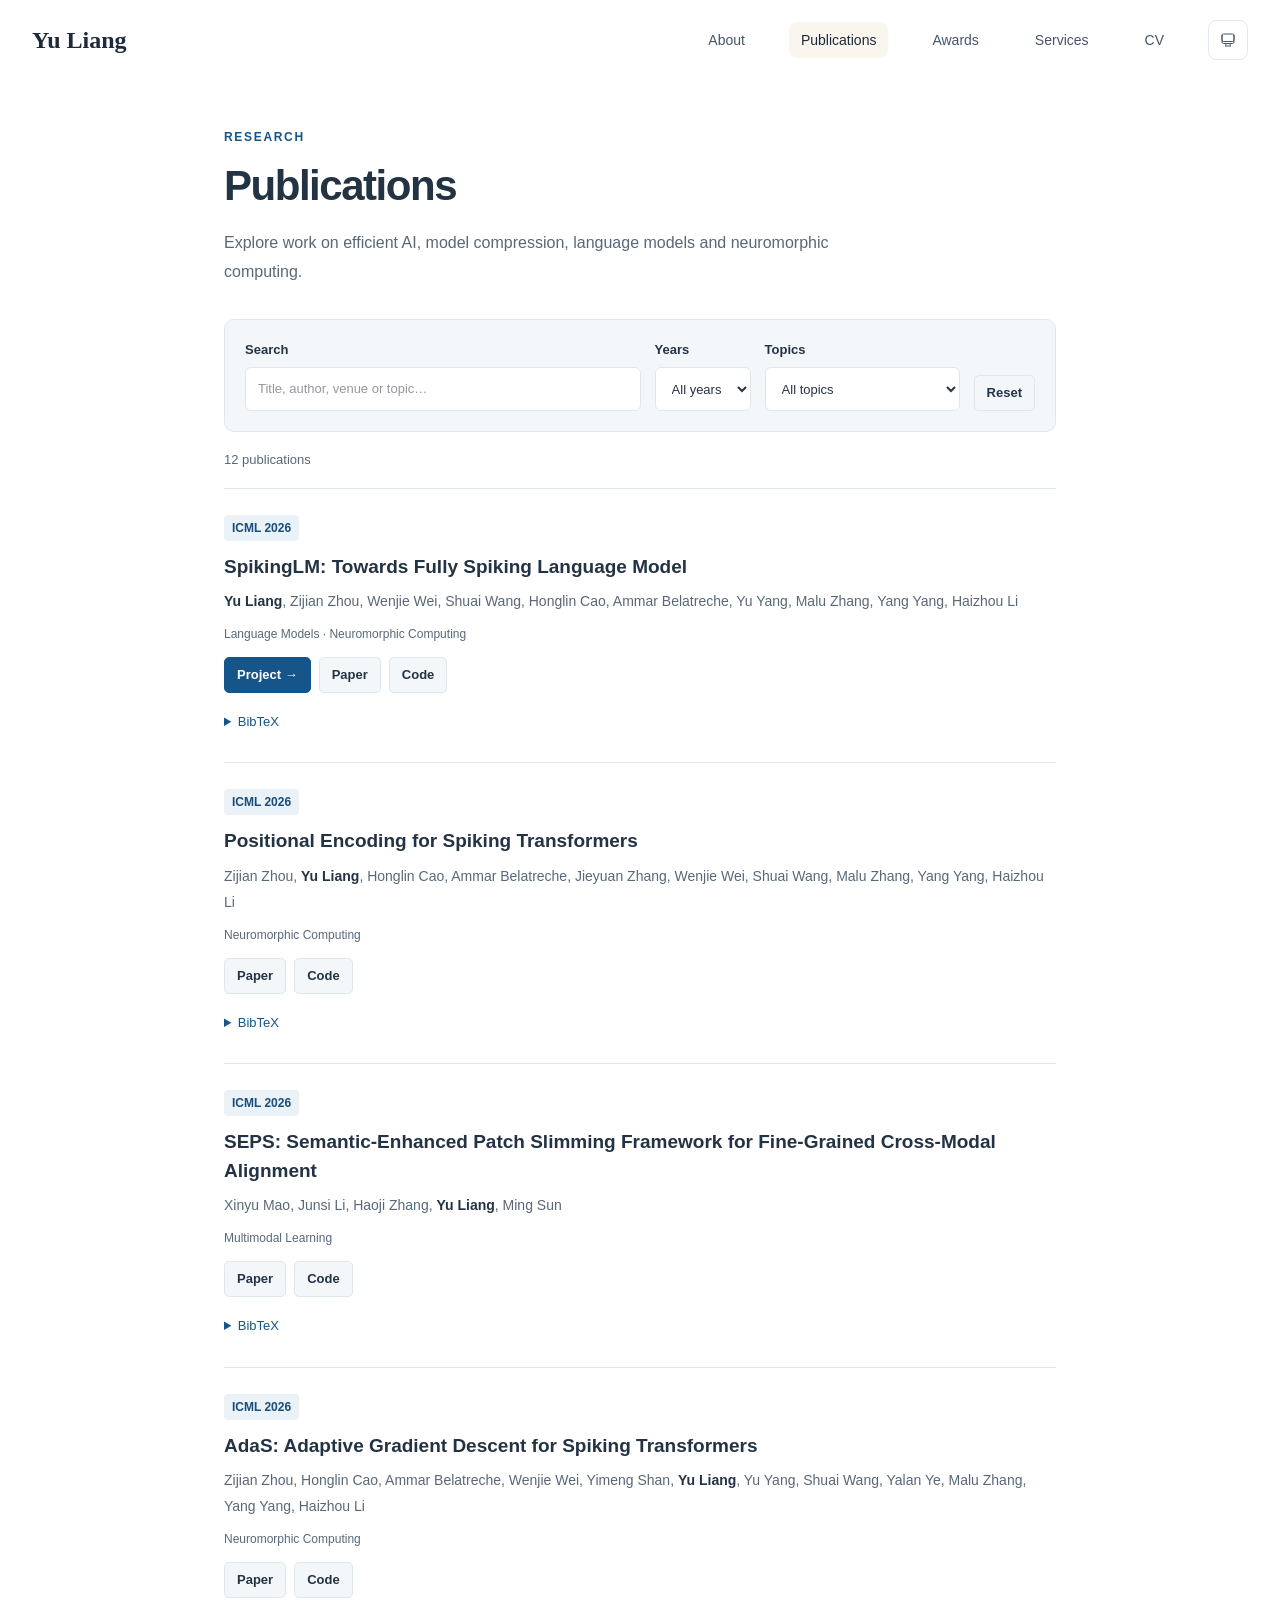
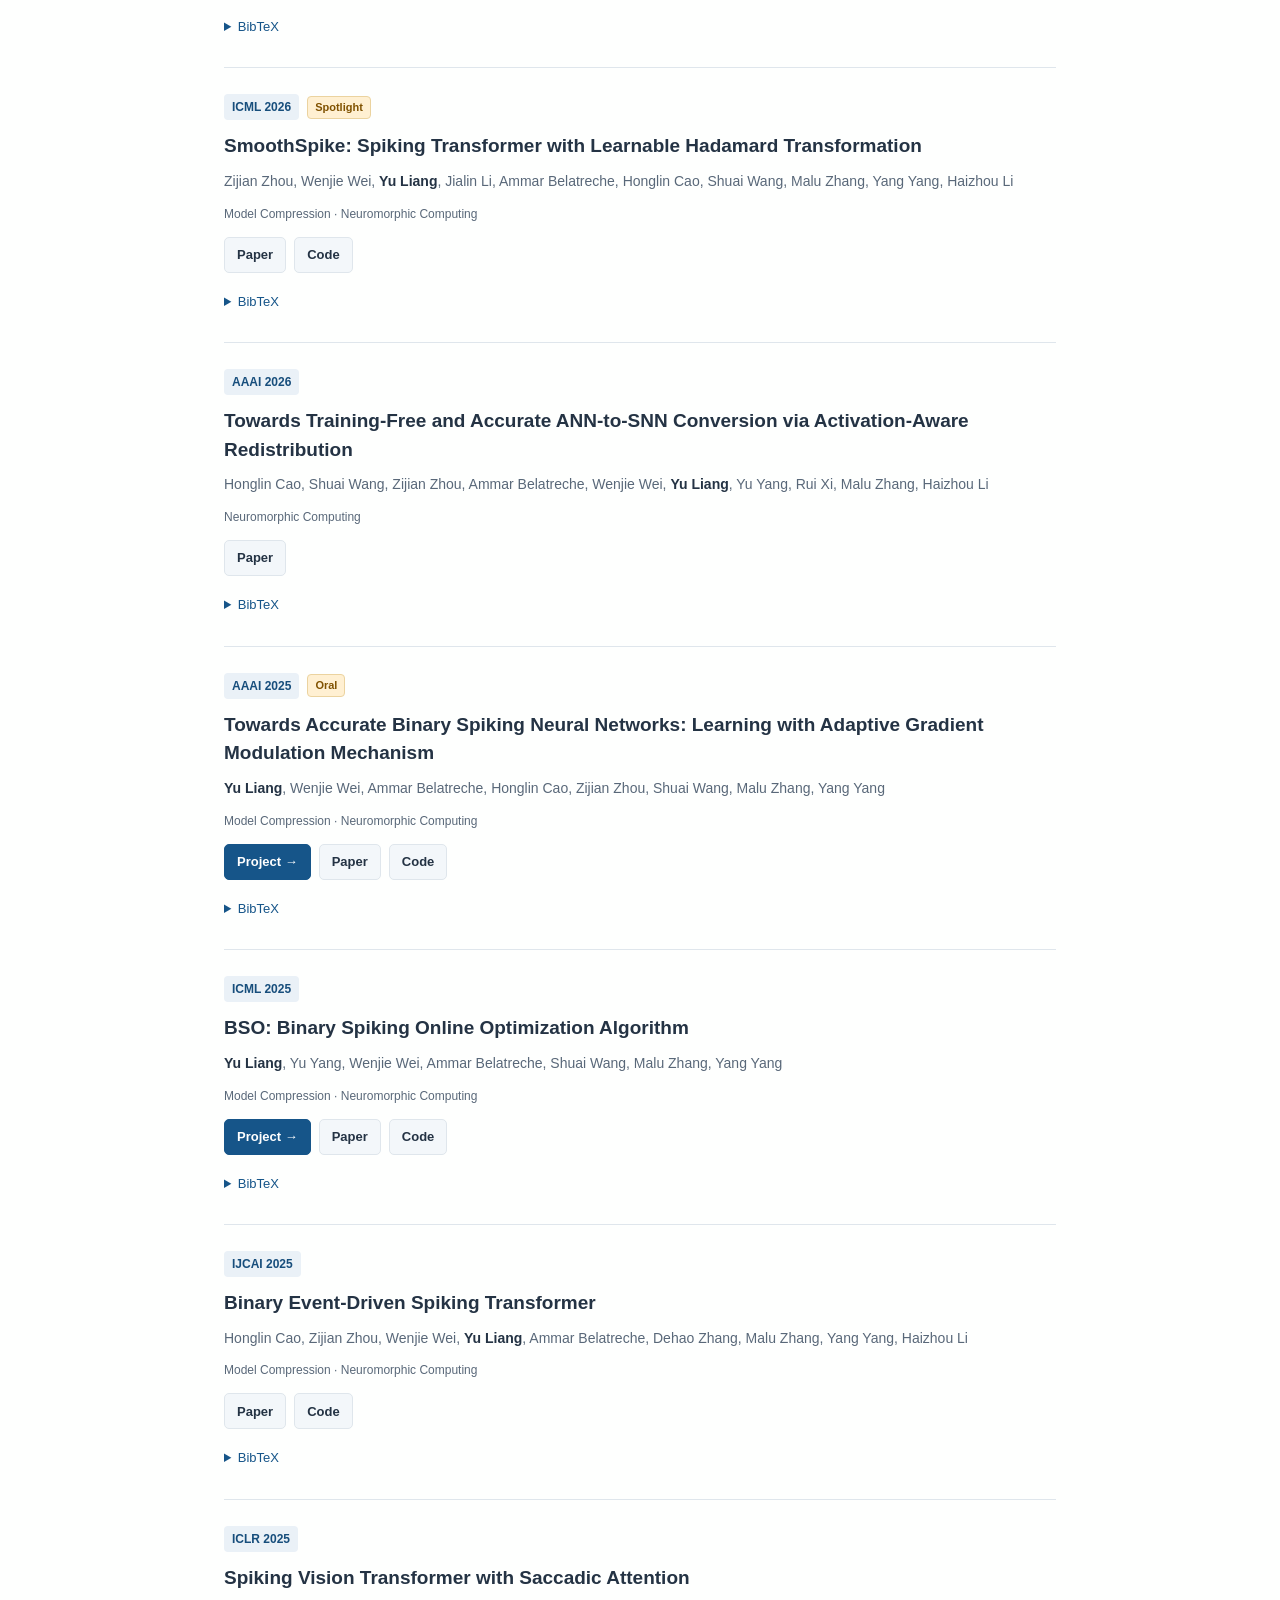
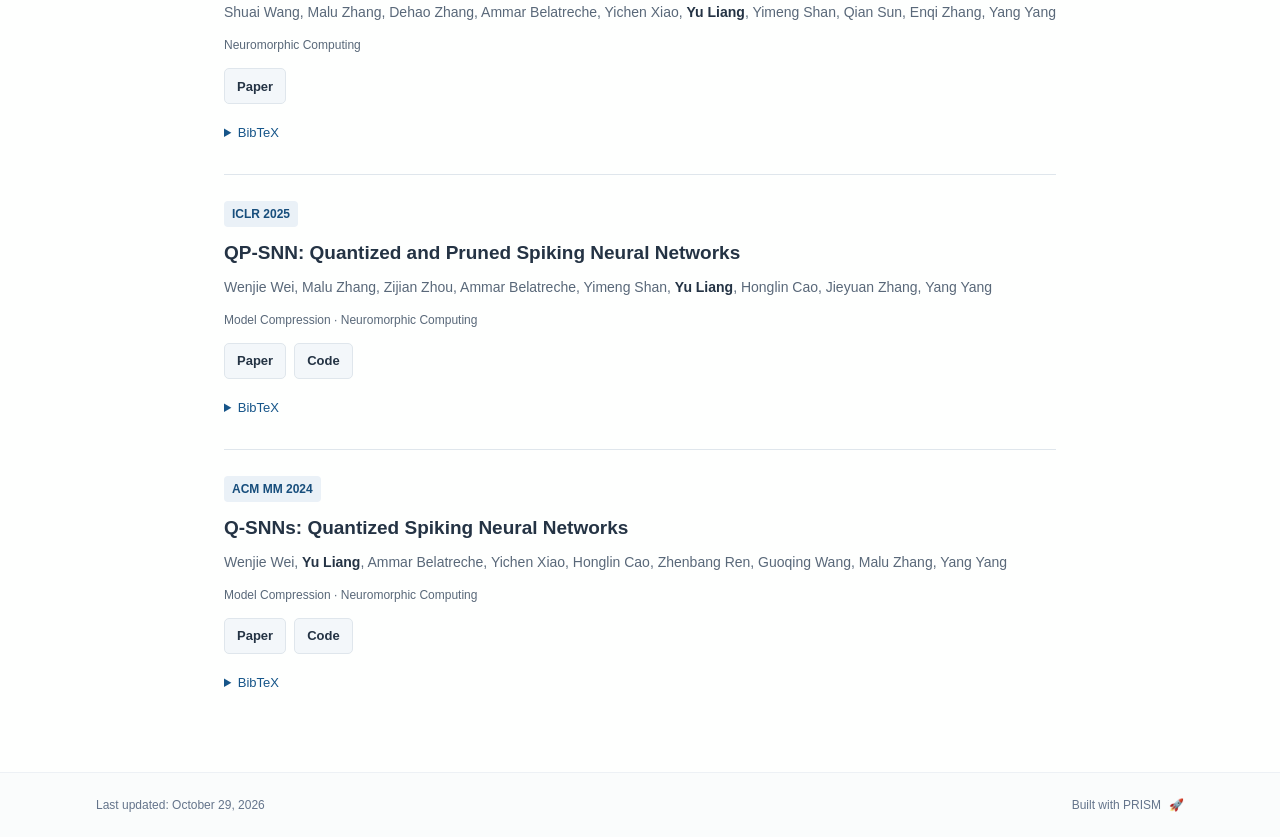
<file: publications/index.html>
<!DOCTYPE html><html lang="en" class="scroll-smooth"><head><meta charSet="utf-8"/><meta name="viewport" content="width=device-width, initial-scale=1"/><link rel="stylesheet" href="/_next/static/css/92b53c90e215dddf.css" data-precedence="next"/><link rel="preload" as="script" fetchPriority="low" href="/_next/static/chunks/webpack-af78f5c2c11af041.js"/><script src="/_next/static/chunks/4bd1b696-70b6d399998de86a.js" async=""></script><script src="/_next/static/chunks/684-5aaa8290a129f299.js" async=""></script><script src="/_next/static/chunks/main-app-7052d11c7c55e1a2.js" async=""></script><script src="/_next/static/chunks/17-9c04c9413a9f9f1f.js" async=""></script><script src="/_next/static/chunks/874-6cc630662f3664af.js" async=""></script><script src="/_next/static/chunks/862-15038af301665bb3.js" async=""></script><script src="/_next/static/chunks/app/layout-24a2ef7cd5fed40f.js" async=""></script><script src="/_next/static/chunks/178-595a94b9af1e67b5.js" async=""></script><script src="/_next/static/chunks/748-b0753eeaf12cb586.js" async=""></script><script src="/_next/static/chunks/app/%5Bslug%5D/page-1eee591f08e76d08.js" async=""></script><link rel="icon" href="/favicon.svg" type="image/svg+xml"/><link rel="dns-prefetch" href="https://google-fonts.jialeliu.com"/><link rel="preconnect" href="https://google-fonts.jialeliu.com" crossorigin=""/><link rel="preload" as="style" href="https://google-fonts.jialeliu.com/css2?family=Inter:wght@300;400;500;600;700&amp;family=Crimson+Text:ital,wght@0,400;0,600;1,400&amp;display=swap"/><link rel="stylesheet" id="gfonts-css" href="https://google-fonts.jialeliu.com/css2?family=Inter:wght@300;400;500;600;700&amp;family=Crimson+Text:ital,wght@0,400;0,600;1,400&amp;display=swap" media="print"/><script>
              (function(){
                var l = document.getElementById('gfonts-css');
                if (!l) return;
                if (l.media !== 'all') {
                  l.addEventListener('load', function(){ try { l.media = 'all'; } catch(e){} });
                }
              })();
            </script><noscript><link rel="stylesheet" href="https://google-fonts.jialeliu.com/css2?family=Inter:wght@300;400;500;600;700&amp;family=Crimson+Text:ital,wght@0,400;0,600;1,400&amp;display=swap"/></noscript><script>
              try {
                const theme = localStorage.getItem('theme-storage');
                const parsed = theme ? JSON.parse(theme) : null;
                const setting = parsed?.state?.theme || 'system';
                const prefersDark = typeof window !== 'undefined' && window.matchMedia && window.matchMedia('(prefers-color-scheme: dark)').matches;
                const effective = setting === 'dark' ? 'dark' : (setting === 'light' ? 'light' : (prefersDark ? 'dark' : 'light'));
                var root = document.documentElement;
                root.classList.add(effective);
                root.setAttribute('data-theme', effective);
              } catch (e) {
                var root = document.documentElement;
                root.classList.add('light');
                root.setAttribute('data-theme', 'light');
              }
            </script><link rel="icon" href="/favicon.svg"/><script>document.querySelectorAll('body link[rel="icon"], body link[rel="apple-touch-icon"]').forEach(el => document.head.appendChild(el))</script><script src="/_next/static/chunks/polyfills-42372ed130431b0a.js" noModule=""></script><!-- discovery:start --><title>Publications | Yu Liang | Efficient AI | UESTC</title><meta name="description" content="Research publications by Yu Liang, with papers, code, project pages and citations. Filter by year or research topic."><meta name="author" content="Yu Liang"><link rel="canonical" href="https://hamings1.github.io/publications/"><meta property="og:title" content="Publications | Yu Liang | Efficient AI | UESTC"><meta property="og:description" content="Research publications by Yu Liang, with papers, code, project pages and citations. Filter by year or research topic."><meta property="og:url" content="https://hamings1.github.io/publications/"><meta property="og:type" content="website"><meta property="og:site_name" content="Yu Liang | Efficient AI"><meta name="twitter:card" content="summary"><meta name="twitter:title" content="Publications | Yu Liang | Efficient AI | UESTC"><meta name="twitter:description" content="Research publications by Yu Liang, with papers, code, project pages and citations. Filter by year or research topic."><link rel="icon" href="/favicon.svg"><link rel="stylesheet" href="/assets/discovery.css?v=20261028"><script src="/assets/discovery.js?v=20261029-polish" defer=""></script><!-- discovery:end --></head><body class="font-sans antialiased"><div style="visibility:hidden"><nav class="fixed top-0 left-0 right-0 z-50" data-headlessui-state=""><div class="transition-all duration-300 ease-out bg-transparent" style="transform:translateY(-100px)"><div class="max-w-7xl mx-auto px-4 sm:px-6 lg:px-8"><div class="flex justify-between items-center h-16 lg:h-20"><div class="flex-shrink-0" tabindex="0"><a class="text-xl lg:text-2xl font-serif font-semibold text-primary hover:text-accent transition-colors duration-200" href="/">Yu Liang</a></div><div class="hidden lg:block"><div class="ml-10 flex items-center space-x-8"><div class="flex items-baseline space-x-8"><a class="relative px-3 py-2 text-sm font-medium transition-all duration-200 rounded hover:bg-accent/10 hover:shadow-sm text-neutral-600 hover:text-primary" href="/"><span class="relative z-10">About</span></a><a class="relative px-3 py-2 text-sm font-medium transition-all duration-200 rounded hover:bg-accent/10 hover:shadow-sm text-primary" href="/publications/"><span class="relative z-10">Publications</span><div class="absolute inset-0 bg-accent/10 rounded-lg"></div></a><a class="relative px-3 py-2 text-sm font-medium transition-all duration-200 rounded hover:bg-accent/10 hover:shadow-sm text-neutral-600 hover:text-primary" href="/awards/"><span class="relative z-10">Awards</span></a><a class="relative px-3 py-2 text-sm font-medium transition-all duration-200 rounded hover:bg-accent/10 hover:shadow-sm text-neutral-600 hover:text-primary" href="/services/"><span class="relative z-10">Services</span></a><a class="relative px-3 py-2 text-sm font-medium transition-all duration-200 rounded hover:bg-accent/10 hover:shadow-sm text-neutral-600 hover:text-primary" href="/cv/"><span class="relative z-10">CV</span></a></div><div class="flex items-center justify-center w-10 h-10 rounded-lg border border-neutral-200 dark:border-[rgba(148,163,184,0.24)] bg-background dark:bg-neutral-800"><div class="w-4 h-4 rounded-full bg-neutral-300 animate-pulse"></div></div></div></div><div class="lg:hidden flex items-center space-x-2"><div class="flex items-center justify-center w-10 h-10 rounded-lg border border-neutral-200 dark:border-[rgba(148,163,184,0.24)] bg-background dark:bg-neutral-800"><div class="w-4 h-4 rounded-full bg-neutral-300 animate-pulse"></div></div><button class="inline-flex items-center justify-center p-2 rounded-md text-neutral-600 hover:text-primary hover:bg-neutral-100 dark:hover:bg-neutral-800 focus:outline-none focus:ring-2 focus:ring-inset focus:ring-accent transition-colors duration-200" id="headlessui-disclosure-button-«R5pdb»" type="button" aria-expanded="false" data-headlessui-state=""><span class="sr-only">Open main menu</span><div><svg xmlns="http://www.w3.org/2000/svg" fill="none" viewBox="0 0 24 24" stroke-width="1.5" stroke="currentColor" aria-hidden="true" data-slot="icon" class="block h-6 w-6"><path stroke-linecap="round" stroke-linejoin="round" d="M3.75 6.75h16.5M3.75 12h16.5m-16.5 5.25h16.5"></path></svg></div></button></div></div></div></div></nav><main class="min-h-screen pt-16 lg:pt-20"><div class="max-w-4xl mx-auto px-4 sm:px-6 lg:px-8 py-12"><section id="publication-directory" class="publication-directory"><header><p class="eyebrow">RESEARCH</p><h1>Publications</h1><p>Explore work on efficient AI, model compression, language models and neuromorphic computing.</p></header><form class="publication-filters" aria-label="Filter publications"><label class="publication-search"><span>Search</span><input type="search" name="query" placeholder="Title, author, venue or topic…" aria-label="Search publications"></label><label><span>Years</span><select id="year" name="year"><option value="">All years</option><option value="2026">2026</option><option value="2025">2025</option><option value="2024">2024</option></select></label><label><span>Topics</span><select id="topic" name="topic"><option value="">All topics</option><option value="Language Models">Language Models</option><option value="Model Compression">Model Compression</option><option value="Multimodal Learning">Multimodal Learning</option><option value="Neuromorphic Computing">Neuromorphic Computing</option></select></label><button type="reset" class="paper-button">Reset</button></form><p class="publication-count" role="status" aria-live="polite">12 publications</p><div class="publication-results"><article id="liang2026spikinglm" class="publication-record" data-year="2026" data-topics="Language Models|Neuromorphic Computing" data-search="spikinglm: towards fully spiking language model yu liang, zijian zhou, wenjie wei, shuai wang, honglin cao, ammar belatreche, yu yang, malu zhang, yang yang, haizhou li icml 2026 language models neuromorphic computing"><div class="publication-badges"><span class="venue-label">ICML 2026</span></div><h2><a href="https://proceedings.mlr.press/v306/liang26ae.html" class="publication-title" target="_blank" rel="noopener noreferrer">SpikingLM: Towards Fully Spiking Language Model</a></h2><p class="publication-authors"><strong>Yu Liang</strong>, Zijian Zhou, Wenjie Wei, Shuai Wang, Honglin Cao, Ammar Belatreche, Yu Yang, Malu Zhang, Yang Yang, Haizhou Li</p><p class="publication-topics">Language Models · Neuromorphic Computing</p><div class="paper-links"><a href="/projects/spikinglm/" class="paper-button project-button">Project →</a><a href="https://proceedings.mlr.press/v306/liang26ae.html" class="paper-button" target="_blank" rel="noopener noreferrer">Paper</a><a href="https://github.com/hamings1/SpikingLM" class="paper-button" target="_blank" rel="noopener noreferrer">Code</a></div><details class="citation"><summary>BibTeX</summary><pre><code>@inproceedings{pmlr-v306-liang26ae,
  title = {{SpikingLM}: Towards Fully Spiking Language Model},
  author = {Liang, Yu and Zhou, Zijian and Wei, Wenjie and Wang, Shuai and Cao, Honglin and Belatreche, Ammar and Yang, Yu and Zhang, Malu and Yang, Yang and Li, Haizhou},
  booktitle = {Proceedings of the 43rd International Conference on Machine Learning},
  series = {Proceedings of Machine Learning Research},
  volume = {306},
  pages = {73744--73762},
  year = {2026},
  url = {https://proceedings.mlr.press/v306/liang26ae.html}
}</code></pre><a href="/papers/liang2026spikinglm.bib" class="paper-button">Download BibTeX</a></details></article><article id="zhou2026positional" class="publication-record" data-year="2026" data-topics="Neuromorphic Computing" data-search="positional encoding for spiking transformers zijian zhou yu liang honglin cao ammar belatreche jieyuan zhang wenjie wei shuai wang malu zhang yang yang haizhou li icml 2026 neuromorphic computing"><div class="publication-badges"><span class="venue-label">ICML 2026</span></div><h2><a href="https://proceedings.mlr.press/v306/zhou26ab.html" class="publication-title" target="_blank" rel="noopener noreferrer">Positional Encoding for Spiking Transformers</a></h2><p class="publication-authors">Zijian Zhou, <strong>Yu Liang</strong>, Honglin Cao, Ammar Belatreche, Jieyuan Zhang, Wenjie Wei, Shuai Wang, Malu Zhang, Yang Yang, Haizhou Li</p><p class="publication-topics">Neuromorphic Computing</p><div class="paper-links"><a href="https://proceedings.mlr.press/v306/zhou26ab.html" class="paper-button" target="_blank" rel="noopener noreferrer">Paper</a><a href="https://github.com/CayleyZ/SPE" class="paper-button" target="_blank" rel="noopener noreferrer">Code</a></div><details class="citation"><summary>BibTeX</summary><pre><code>@inproceedings{zhou2026positional,
  title = {Positional Encoding for Spiking Transformers},
  author = {Zhou, Zijian and Liang, Yu and Cao, Honglin and Belatreche, Ammar and Zhang, Jieyuan and Wei, Wenjie and Wang, Shuai and Zhang, Malu and Yang, Yang and Li, Haizhou},
  booktitle = {International Conference on Machine Learning},
  year = {2026}
}</code></pre><a href="/papers/zhou2026positional.bib" class="paper-button">Download BibTeX</a></details></article><article id="mao2026seps" class="publication-record" data-year="2026" data-topics="Multimodal Learning" data-search="seps: semantic-enhanced patch slimming framework for fine-grained cross-modal alignment xinyu mao junsi li haoji zhang yu liang ming sun icml 2026 multimodal learning"><div class="publication-badges"><span class="venue-label">ICML 2026</span></div><h2><a href="https://proceedings.mlr.press/v306/mao26d.html" class="publication-title" target="_blank" rel="noopener noreferrer">SEPS: Semantic-Enhanced Patch Slimming Framework for Fine-Grained Cross-Modal Alignment</a></h2><p class="publication-authors">Xinyu Mao, Junsi Li, Haoji Zhang, <strong>Yu Liang</strong>, Ming Sun</p><p class="publication-topics">Multimodal Learning</p><div class="paper-links"><a href="https://proceedings.mlr.press/v306/mao26d.html" class="paper-button" target="_blank" rel="noopener noreferrer">Paper</a><a href="https://github.com/Sweet4tars/seps" class="paper-button" target="_blank" rel="noopener noreferrer">Code</a></div><details class="citation"><summary>BibTeX</summary><pre><code>@inproceedings{mao2026seps,
  title = {SEPS: Semantic-Enhanced Patch Slimming Framework for Fine-Grained Cross-Modal Alignment},
  author = {Mao, Xinyu and Li, Junsi and Zhang, Haoji and Liang, Yu and Sun, Ming},
  booktitle = {International Conference on Machine Learning},
  year = {2026}
}</code></pre><a href="/papers/mao2026seps.bib" class="paper-button">Download BibTeX</a></details></article><article id="zhou2026adas" class="publication-record" data-year="2026" data-topics="Neuromorphic Computing" data-search="adas: adaptive gradient descent for spiking transformers zijian zhou honglin cao ammar belatreche wenjie wei yimeng shan yu liang yu yang shuai wang yalan ye malu zhang yang yang haizhou li icml 2026 neuromorphic computing"><div class="publication-badges"><span class="venue-label">ICML 2026</span></div><h2><a href="https://proceedings.mlr.press/v306/zhou26d.html" class="publication-title" target="_blank" rel="noopener noreferrer">AdaS: Adaptive Gradient Descent for Spiking Transformers</a></h2><p class="publication-authors">Zijian Zhou, Honglin Cao, Ammar Belatreche, Wenjie Wei, Yimeng Shan, <strong>Yu Liang</strong>, Yu Yang, Shuai Wang, Yalan Ye, Malu Zhang, Yang Yang, Haizhou Li</p><p class="publication-topics">Neuromorphic Computing</p><div class="paper-links"><a href="https://proceedings.mlr.press/v306/zhou26d.html" class="paper-button" target="_blank" rel="noopener noreferrer">Paper</a><a href="https://github.com/CayleyZ/AdaS" class="paper-button" target="_blank" rel="noopener noreferrer">Code</a></div><details class="citation"><summary>BibTeX</summary><pre><code>@inproceedings{zhou2026adas,
  title = {AdaS: Adaptive Gradient Descent for Spiking Transformers},
  author = {Zhou, Zijian and Cao, Honglin and Belatreche, Ammar and Wei, Wenjie and Shan, Yimeng and Liang, Yu and Yang, Yu and Wang, Shuai and Ye, Yalan and Zhang, Malu and Yang, Yang and Li, Haizhou},
  booktitle = {International Conference on Machine Learning},
  year = {2026}
}</code></pre><a href="/papers/zhou2026adas.bib" class="paper-button">Download BibTeX</a></details></article><article id="zhou2026smoothspike" class="publication-record" data-year="2026" data-topics="Model Compression|Neuromorphic Computing" data-search="smoothspike: spiking transformer with learnable hadamard transformation zijian zhou wenjie wei yu liang jialin li ammar belatreche honglin cao shuai wang malu zhang yang yang haizhou li icml 2026 · spotlight model compression neuromorphic computing"><div class="publication-badges"><span class="venue-label">ICML 2026</span><span class="paper-distinction">Spotlight</span></div><h2><a href="https://proceedings.mlr.press/v306/zhou26ax.html" class="publication-title" target="_blank" rel="noopener noreferrer">SmoothSpike: Spiking Transformer with Learnable Hadamard Transformation</a></h2><p class="publication-authors">Zijian Zhou, Wenjie Wei, <strong>Yu Liang</strong>, Jialin Li, Ammar Belatreche, Honglin Cao, Shuai Wang, Malu Zhang, Yang Yang, Haizhou Li</p><p class="publication-topics">Model Compression · Neuromorphic Computing</p><div class="paper-links"><a href="https://proceedings.mlr.press/v306/zhou26ax.html" class="paper-button" target="_blank" rel="noopener noreferrer">Paper</a><a href="https://github.com/CayleyZ/SmoothSpike" class="paper-button" target="_blank" rel="noopener noreferrer">Code</a></div><details class="citation"><summary>BibTeX</summary><pre><code>@inproceedings{zhou2026smoothspike,
  title = {SmoothSpike: Spiking Transformer with Learnable Hadamard Transformation},
  author = {Zhou, Zijian and Wei, Wenjie and Liang, Yu and Li, Jialin and Belatreche, Ammar and Cao, Honglin and Wang, Shuai and Zhang, Malu and Yang, Yang and Li, Haizhou},
  booktitle = {International Conference on Machine Learning},
  year = {2026}
}</code></pre><a href="/papers/zhou2026smoothspike.bib" class="paper-button">Download BibTeX</a></details></article><article id="cao2026training" class="publication-record" data-year="2026" data-topics="Neuromorphic Computing" data-search="towards training-free and accurate ann-to-snn conversion via activation-aware redistribution honglin cao shuai wang zijian zhou ammar belatreche wenjie wei yu liang yu yang rui xi malu zhang haizhou li aaai 2026 neuromorphic computing"><div class="publication-badges"><span class="venue-label">AAAI 2026</span></div><h2><a href="https://ojs.aaai.org/index.php/AAAI/article/view/37148" class="publication-title" target="_blank" rel="noopener noreferrer">Towards Training-Free and Accurate ANN-to-SNN Conversion via Activation-Aware Redistribution</a></h2><p class="publication-authors">Honglin Cao, Shuai Wang, Zijian Zhou, Ammar Belatreche, Wenjie Wei, <strong>Yu Liang</strong>, Yu Yang, Rui Xi, Malu Zhang, Haizhou Li</p><p class="publication-topics">Neuromorphic Computing</p><div class="paper-links"><a href="https://ojs.aaai.org/index.php/AAAI/article/view/37148" class="paper-button" target="_blank" rel="noopener noreferrer">Paper</a></div><details class="citation"><summary>BibTeX</summary><pre><code>@inproceedings{cao2026training,
  title = {Towards Training-Free and Accurate ANN-to-SNN Conversion via Activation-Aware Redistribution},
  author = {Cao, Honglin and Wang, Shuai and Zhou, Zijian and Belatreche, Ammar and Wei, Wenjie and Liang, Yu and Yang, Yu and Xi, Rui and Zhang, Malu and Li, Haizhou},
  booktitle = {Proceedings of the AAAI Conference on Artificial Intelligence},
  year = {2026}
}</code></pre><a href="/papers/cao2026training.bib" class="paper-button">Download BibTeX</a></details></article><article id="liang2025towards" class="publication-record" data-year="2025" data-topics="Model Compression|Neuromorphic Computing" data-search="towards accurate binary spiking neural networks: learning with adaptive gradient modulation mechanism yu liang, wenjie wei, ammar belatreche, honglin cao, zijian zhou, shuai wang, malu zhang, yang yang aaai 2025 · oral model compression neuromorphic computing"><div class="publication-badges"><span class="venue-label">AAAI 2025</span><span class="paper-distinction">Oral</span></div><h2><a href="https://arxiv.org/abs/2502.14344" class="publication-title" target="_blank" rel="noopener noreferrer">Towards Accurate Binary Spiking Neural Networks: Learning with Adaptive Gradient Modulation Mechanism</a></h2><p class="publication-authors"><strong>Yu Liang</strong>, Wenjie Wei, Ammar Belatreche, Honglin Cao, Zijian Zhou, Shuai Wang, Malu Zhang, Yang Yang</p><p class="publication-topics">Model Compression · Neuromorphic Computing</p><div class="paper-links"><a href="/projects/agmm/" class="paper-button project-button">Project →</a><a href="https://arxiv.org/abs/2502.14344" class="paper-button" target="_blank" rel="noopener noreferrer">Paper</a><a href="https://github.com/hamings1/AGMM" class="paper-button" target="_blank" rel="noopener noreferrer">Code</a></div><details class="citation"><summary>BibTeX</summary><pre><code>@inproceedings{liang2025towards,
  title = {Towards Accurate Binary Spiking Neural Networks: Learning with Adaptive Gradient Modulation Mechanism},
  author = {Liang, Yu and Wei, Wenjie and Belatreche, Ammar and Cao, Honglin and Zhou, Zijian and Wang, Shuai and Zhang, Malu and Yang, Yang},
  booktitle = {Proceedings of the AAAI Conference on Artificial Intelligence},
  volume = {39},
  number = {2},
  pages = {1402--1410},
  year = {2025},
  doi = {10.1609/aaai.v39i2.32130}
}</code></pre><a href="/papers/liang2025towards.bib" class="paper-button">Download BibTeX</a></details></article><article id="liang2025bso" class="publication-record" data-year="2025" data-topics="Model Compression|Neuromorphic Computing" data-search="bso: binary spiking online optimization algorithm yu liang, yu yang, wenjie wei, ammar belatreche, shuai wang, malu zhang, yang yang icml 2025 model compression neuromorphic computing"><div class="publication-badges"><span class="venue-label">ICML 2025</span></div><h2><a href="https://arxiv.org/abs/2511.12502" class="publication-title" target="_blank" rel="noopener noreferrer">BSO: Binary Spiking Online Optimization Algorithm</a></h2><p class="publication-authors"><strong>Yu Liang</strong>, Yu Yang, Wenjie Wei, Ammar Belatreche, Shuai Wang, Malu Zhang, Yang Yang</p><p class="publication-topics">Model Compression · Neuromorphic Computing</p><div class="paper-links"><a href="/projects/bso/" class="paper-button project-button">Project →</a><a href="https://arxiv.org/abs/2511.12502" class="paper-button" target="_blank" rel="noopener noreferrer">Paper</a><a href="https://github.com/hamings1/BSO" class="paper-button" target="_blank" rel="noopener noreferrer">Code</a></div><details class="citation"><summary>BibTeX</summary><pre><code>@inproceedings{pmlr-v267-liang25r,
  title = {{BSO}: Binary Spiking Online Optimization Algorithm},
  author = {Liang, Yu and Yang, Yu and Wei, Wenjie and Belatreche, Ammar and Wang, Shuai and Zhang, Malu and Yang, Yang},
  booktitle = {Proceedings of the 42nd International Conference on Machine Learning},
  series = {Proceedings of Machine Learning Research},
  volume = {267},
  pages = {37442--37455},
  year = {2025},
  url = {https://proceedings.mlr.press/v267/liang25r.html}
}</code></pre><a href="/papers/liang2025bso.bib" class="paper-button">Download BibTeX</a></details></article><article id="cao2025binary" class="publication-record" data-year="2025" data-topics="Model Compression|Neuromorphic Computing" data-search="binary event-driven spiking transformer honglin cao zijian zhou wenjie wei yu liang ammar belatreche dehao zhang malu zhang yang yang haizhou li ijcai 2025 model compression neuromorphic computing"><div class="publication-badges"><span class="venue-label">IJCAI 2025</span></div><h2><a href="https://www.ijcai.org/proceedings/2025/458" class="publication-title" target="_blank" rel="noopener noreferrer">Binary Event-Driven Spiking Transformer</a></h2><p class="publication-authors">Honglin Cao, Zijian Zhou, Wenjie Wei, <strong>Yu Liang</strong>, Ammar Belatreche, Dehao Zhang, Malu Zhang, Yang Yang, Haizhou Li</p><p class="publication-topics">Model Compression · Neuromorphic Computing</p><div class="paper-links"><a href="https://www.ijcai.org/proceedings/2025/458" class="paper-button" target="_blank" rel="noopener noreferrer">Paper</a><a href="https://github.com/CaoHLin/BESTFormer" class="paper-button" target="_blank" rel="noopener noreferrer">Code</a></div><details class="citation"><summary>BibTeX</summary><pre><code>@inproceedings{cao2025binary,
  title = {Binary Event-Driven Spiking Transformer},
  author = {Cao, Honglin and Zhou, Zijian and Wei, Wenjie and Liang, Yu and Belatreche, Ammar and Zhang, Dehao and Zhang, Malu and Yang, Yang and Li, Haizhou},
  booktitle = {Proceedings of the Thirty-Fourth International Joint Conference on Artificial Intelligence (IJCAI)},
  pages = {4110--4118},
  year = {2025}
}</code></pre><a href="/papers/cao2025binary.bib" class="paper-button">Download BibTeX</a></details></article><article id="wang2025spiking" class="publication-record" data-year="2025" data-topics="Neuromorphic Computing" data-search="spiking vision transformer with saccadic attention shuai wang malu zhang dehao zhang ammar belatreche yichen xiao yu liang yimeng shan qian sun enqi zhang yang yang iclr 2025 neuromorphic computing"><div class="publication-badges"><span class="venue-label">ICLR 2025</span></div><h2><a href="https://arxiv.org/abs/2502.12677" class="publication-title" target="_blank" rel="noopener noreferrer">Spiking Vision Transformer with Saccadic Attention</a></h2><p class="publication-authors">Shuai Wang, Malu Zhang, Dehao Zhang, Ammar Belatreche, Yichen Xiao, <strong>Yu Liang</strong>, Yimeng Shan, Qian Sun, Enqi Zhang, Yang Yang</p><p class="publication-topics">Neuromorphic Computing</p><div class="paper-links"><a href="https://arxiv.org/abs/2502.12677" class="paper-button" target="_blank" rel="noopener noreferrer">Paper</a></div><details class="citation"><summary>BibTeX</summary><pre><code>@inproceedings{wang2025spiking,
  title = {Spiking Vision Transformer with Saccadic Attention},
  author = {Wang, Shuai and Zhang, Malu and Zhang, Dehao and Belatreche, Ammar and Xiao, Yichen and Liang, Yu and Shan, Yimeng and Sun, Qian and Zhang, Enqi and Yang, Yang},
  booktitle = {International Conference on Learning Representations},
  year = {2025}
}</code></pre><a href="/papers/wang2025spiking.bib" class="paper-button">Download BibTeX</a></details></article><article id="wei2025qp" class="publication-record" data-year="2025" data-topics="Model Compression|Neuromorphic Computing" data-search="qp-snn: quantized and pruned spiking neural networks wenjie wei malu zhang zijian zhou ammar belatreche yimeng shan yu liang honglin cao jieyuan zhang yang yang iclr 2025 model compression neuromorphic computing"><div class="publication-badges"><span class="venue-label">ICLR 2025</span></div><h2><a href="https://arxiv.org/abs/2502.05905" class="publication-title" target="_blank" rel="noopener noreferrer">QP-SNN: Quantized and Pruned Spiking Neural Networks</a></h2><p class="publication-authors">Wenjie Wei, Malu Zhang, Zijian Zhou, Ammar Belatreche, Yimeng Shan, <strong>Yu Liang</strong>, Honglin Cao, Jieyuan Zhang, Yang Yang</p><p class="publication-topics">Model Compression · Neuromorphic Computing</p><div class="paper-links"><a href="https://arxiv.org/abs/2502.05905" class="paper-button" target="_blank" rel="noopener noreferrer">Paper</a><a href="https://github.com/Wenjie-Wei/QP-SNN" class="paper-button" target="_blank" rel="noopener noreferrer">Code</a></div><details class="citation"><summary>BibTeX</summary><pre><code>@inproceedings{wei2025qp,
  title = {QP-SNN: Quantized and Pruned Spiking Neural Networks},
  author = {Wei, Wenjie and Zhang, Malu and Zhou, Zijian and Belatreche, Ammar and Shan, Yimeng and Liang, Yu and Cao, Honglin and Zhang, Jieyuan and Yang, Yang},
  booktitle = {International Conference on Learning Representations},
  year = {2025}
}</code></pre><a href="/papers/wei2025qp.bib" class="paper-button">Download BibTeX</a></details></article><article id="wei2024q" class="publication-record" data-year="2024" data-topics="Model Compression|Neuromorphic Computing" data-search="q-snns: quantized spiking neural networks wenjie wei yu liang ammar belatreche yichen xiao honglin cao zhenbang ren guoqing wang malu zhang yang yang acm mm 2024 model compression neuromorphic computing"><div class="publication-badges"><span class="venue-label">ACM MM 2024</span></div><h2><a href="https://arxiv.org/abs/2406.13672" class="publication-title" target="_blank" rel="noopener noreferrer">Q-SNNs: Quantized Spiking Neural Networks</a></h2><p class="publication-authors">Wenjie Wei, <strong>Yu Liang</strong>, Ammar Belatreche, Yichen Xiao, Honglin Cao, Zhenbang Ren, Guoqing Wang, Malu Zhang, Yang Yang</p><p class="publication-topics">Model Compression · Neuromorphic Computing</p><div class="paper-links"><a href="https://arxiv.org/abs/2406.13672" class="paper-button" target="_blank" rel="noopener noreferrer">Paper</a><a href="https://github.com/Wenjie-Wei/Q-SNNs" class="paper-button" target="_blank" rel="noopener noreferrer">Code</a></div><details class="citation"><summary>BibTeX</summary><pre><code>@inproceedings{wei2024q,
  title = {Q-SNNs: Quantized Spiking Neural Networks},
  author = {Wei, Wenjie and Liang, Yu and Belatreche, Ammar and Xiao, Yichen and Cao, Honglin and Ren, Zhenbang and Wang, Guoqing and Zhang, Malu and Yang, Yang},
  booktitle = {Proceedings of the 32nd ACM international conference on multimedia},
  pages = {8441--8450},
  year = {2024}
}</code></pre><a href="/papers/wei2024q.bib" class="paper-button">Download BibTeX</a></details></article></div><p class="publication-empty" hidden="">No publications match these filters. Try another year, topic or search term.</p></section></div></main><footer class="border-t border-neutral-200/50 bg-neutral-50/50 dark:bg-neutral-900/50 dark:border-neutral-700/50"><div class="max-w-6xl mx-auto px-4 sm:px-6 lg:px-8 py-6"><div class="flex flex-col sm:flex-row justify-between items-center gap-2"><p class="text-xs text-neutral-500">Last updated: <!-- -->October 29, 2026</p><p class="text-xs text-neutral-500 flex items-center"><a href="https://github.com/xyjoey/PRISM" target="_blank" rel="noopener noreferrer">Built with PRISM</a><span class="ml-2">🚀</span></p></div></div></footer></div><script src="/_next/static/chunks/webpack-af78f5c2c11af041.js" async=""></script><script>(self.__next_f=self.__next_f||[]).push([0])</script><script>self.__next_f.push([1,"1:\"$Sreact.fragment\"\n2:I[3719,[\"17\",\"static/chunks/17-9c04c9413a9f9f1f.js\",\"874\",\"static/chunks/874-6cc630662f3664af.js\",\"862\",\"static/chunks/862-15038af301665bb3.js\",\"177\",\"static/chunks/app/layout-24a2ef7cd5fed40f.js\"],\"ThemeProvider\"]\n3:I[768,[\"17\",\"static/chunks/17-9c04c9413a9f9f1f.js\",\"874\",\"static/chunks/874-6cc630662f3664af.js\",\"862\",\"static/chunks/862-15038af301665bb3.js\",\"177\",\"static/chunks/app/layout-24a2ef7cd5fed40f.js\"],\"default\"]\n4:I[7555,[],\"\"]\n5:I[1295,[],\"\"]\n6:I[2548,[\"17\",\"static/chunks/17-9c04c9413a9f9f1f.js\",\"874\",\"static/chunks/874-6cc630662f3664af.js\",\"862\",\"static/chunks/862-15038af301665bb3.js\",\"177\",\"static/chunks/app/layout-24a2ef7cd5fed40f.js\"],\"default\"]\n8:I[9665,[],\"MetadataBoundary\"]\na:I[9665,[],\"OutletBoundary\"]\nd:I[4911,[],\"AsyncMetadataOutlet\"]\nf:I[9665,[],\"ViewportBoundary\"]\n11:I[6614,[],\"\"]\n:HL[\"/_next/static/css/92b53c90e215dddf.css\",\"style\"]\n"])</script><script>self.__next_f.push([1,"0:{\"P\":null,\"b\":\"CWjEt0rLwIhY58VJ8p-AG\",\"p\":\"\",\"c\":[\"\",\"publications\",\"\"],\"i\":false,\"f\":[[[\"\",{\"children\":[[\"slug\",\"publications\",\"d\"],{\"children\":[\"__PAGE__\",{}]}]},\"$undefined\",\"$undefined\",true],[\"\",[\"$\",\"$1\",\"c\",{\"children\":[[[\"$\",\"link\",\"0\",{\"rel\":\"stylesheet\",\"href\":\"/_next/static/css/92b53c90e215dddf.css\",\"precedence\":\"next\",\"crossOrigin\":\"$undefined\",\"nonce\":\"$undefined\"}]],[\"$\",\"html\",null,{\"lang\":\"en\",\"className\":\"scroll-smooth\",\"suppressHydrationWarning\":true,\"children\":[[\"$\",\"head\",null,{\"children\":[[\"$\",\"link\",null,{\"rel\":\"icon\",\"href\":\"/favicon.svg\",\"type\":\"image/svg+xml\"}],[\"$\",\"link\",null,{\"rel\":\"dns-prefetch\",\"href\":\"https://google-fonts.jialeliu.com\"}],[\"$\",\"link\",null,{\"rel\":\"preconnect\",\"href\":\"https://google-fonts.jialeliu.com\",\"crossOrigin\":\"\"}],[\"$\",\"link\",null,{\"rel\":\"preload\",\"as\":\"style\",\"href\":\"https://google-fonts.jialeliu.com/css2?family=Inter:wght@300;400;500;600;700&family=Crimson+Text:ital,wght@0,400;0,600;1,400&display=swap\"}],[\"$\",\"link\",null,{\"rel\":\"stylesheet\",\"id\":\"gfonts-css\",\"href\":\"https://google-fonts.jialeliu.com/css2?family=Inter:wght@300;400;500;600;700&family=Crimson+Text:ital,wght@0,400;0,600;1,400&display=swap\",\"media\":\"print\"}],[\"$\",\"script\",null,{\"dangerouslySetInnerHTML\":{\"__html\":\"\\n              (function(){\\n                var l = document.getElementById('gfonts-css');\\n                if (!l) return;\\n                if (l.media !== 'all') {\\n                  l.addEventListener('load', function(){ try { l.media = 'all'; } catch(e){} });\\n                }\\n              })();\\n            \"}}],[\"$\",\"noscript\",null,{\"children\":[\"$\",\"link\",null,{\"rel\":\"stylesheet\",\"href\":\"https://google-fonts.jialeliu.com/css2?family=Inter:wght@300;400;500;600;700&family=Crimson+Text:ital,wght@0,400;0,600;1,400&display=swap\"}]}],[\"$\",\"script\",null,{\"dangerouslySetInnerHTML\":{\"__html\":\"\\n              try {\\n                const theme = localStorage.getItem('theme-storage');\\n                const parsed = theme ? JSON.parse(theme) : null;\\n                const setting = parsed?.state?.theme || 'system';\\n                const prefersDark = typeof window !== 'undefined' && window.matchMedia && window.matchMedia('(prefers-color-scheme: dark)').matches;\\n                const effective = setting === 'dark' ? 'dark' : (setting === 'light' ? 'light' : (prefersDark ? 'dark' : 'light'));\\n                var root = document.documentElement;\\n                root.classList.add(effective);\\n                root.setAttribute('data-theme', effective);\\n              } catch (e) {\\n                var root = document.documentElement;\\n                root.classList.add('light');\\n                root.setAttribute('data-theme', 'light');\\n              }\\n            \"}}],[\"$\",\"link\",null,{\"rel\":\"stylesheet\",\"href\":\"/assets/discovery.css?v=20261028\"}],[\"$\",\"script\",null,{\"src\":\"/assets/discovery.js?v=20261029-polish\",\"defer\":true}]]}],[\"$\",\"body\",null,{\"className\":\"font-sans antialiased\",\"children\":[\"$\",\"$L2\",null,{\"children\":[[\"$\",\"$L3\",null,{\"items\":[{\"title\":\"About\",\"type\":\"page\",\"target\":\"about\",\"href\":\"/\"},{\"title\":\"Publications\",\"type\":\"page\",\"target\":\"publications\",\"href\":\"/publications\"},{\"title\":\"Awards\",\"type\":\"page\",\"target\":\"awards\",\"href\":\"/awards\"},{\"title\":\"Services\",\"type\":\"page\",\"target\":\"services\",\"href\":\"/services\"},{\"title\":\"CV\",\"type\":\"page\",\"target\":\"cv\",\"href\":\"/cv\"}],\"siteTitle\":\"Yu Liang\",\"enableOnePageMode\":false}],[\"$\",\"main\",null,{\"className\":\"min-h-screen pt-16 lg:pt-20\",\"children\":[\"$\",\"$L4\",null,{\"parallelRouterKey\":\"children\",\"error\":\"$undefined\",\"errorStyles\":\"$undefined\",\"errorScripts\":\"$undefined\",\"template\":[\"$\",\"$L5\",null,{}],\"templateStyles\":\"$undefined\",\"templateScripts\":\"$undefined\",\"notFound\":[[[\"$\",\"title\",null,{\"children\":\"404: This page could not be found.\"}],[\"$\",\"div\",null,{\"style\":{\"fontFamily\":\"system-ui,\\\"Segoe UI\\\",Roboto,Helvetica,Arial,sans-serif,\\\"Apple Color Emoji\\\",\\\"Segoe UI Emoji\\\"\",\"height\":\"100vh\",\"textAlign\":\"center\",\"display\":\"flex\",\"flexDirection\":\"column\",\"alignItems\":\"center\",\"justifyContent\":\"center\"},\"children\":[\"$\",\"div\",null,{\"children\":[[\"$\",\"style\",null,{\"dangerouslySetInnerHTML\":{\"__html\":\"body{color:#000;background:#fff;margin:0}.next-error-h1{border-right:1px solid rgba(0,0,0,.3)}@media (prefers-color-scheme:dark){body{color:#fff;background:#000}.next-error-h1{border-right:1px solid rgba(255,255,255,.3)}}\"}}],[\"$\",\"h1\",null,{\"className\":\"next-error-h1\",\"style\":{\"display\":\"inline-block\",\"margin\":\"0 20px 0 0\",\"padding\":\"0 23px 0 0\",\"fontSize\":24,\"fontWeight\":500,\"verticalAlign\":\"top\",\"lineHeight\":\"49px\"},\"children\":404}],[\"$\",\"div\",null,{\"style\":{\"display\":\"inline-block\"},\"children\":[\"$\",\"h2\",null,{\"style\":{\"fontSize\":14,\"fontWeight\":400,\"lineHeight\":\"49px\",\"margin\":0},\"children\":\"This page could not be found.\"}]}]]}]}]],[]],\"forbidden\":\"$undefined\",\"unauthorized\":\"$undefined\"}]}],[\"$\",\"$L6\",null,{\"lastUpdated\":\"October 29, 2026\"}]]}]}]]}]]}],{\"children\":[[\"slug\",\"publications\",\"d\"],[\"$\",\"$1\",\"c\",{\"children\":[null,[\"$\",\"$L4\",null,{\"parallelRouterKey\":\"children\",\"error\":\"$undefined\",\"errorStyles\":\"$undefined\",\"errorScripts\":\"$undefined\",\"template\":[\"$\",\"$L5\",null,{}],\"templateStyles\":\"$undefined\",\"templateScripts\":\"$undefined\",\"notFound\":\"$undefined\",\"forbidden\":\"$undefined\",\"unauthorized\":\"$undefined\"}]]}],{\"children\":[\"__PAGE__\",[\"$\",\"$1\",\"c\",{\"children\":[\"$L7\",[\"$\",\"$L8\",null,{\"children\":\"$L9\"}],null,[\"$\",\"$La\",null,{\"children\":[\"$Lb\",\"$Lc\",[\"$\",\"$Ld\",null,{\"promise\":\"$@e\"}]]}]]}],{},null,false]},null,false]},null,false],[\"$\",\"$1\",\"h\",{\"children\":[null,[\"$\",\"$1\",\"ZAhKXQeU_o0PW6V5FzUMG\",{\"children\":[[\"$\",\"$Lf\",null,{\"children\":\"$L10\"}],null]}],null]}],false]],\"m\":\"$undefined\",\"G\":[\"$11\",\"$undefined\"],\"s\":false,\"S\":true}\n"])</script><script>self.__next_f.push([1,"12:\"$Sreact.suspense\"\n13:I[4911,[],\"AsyncMetadata\"]\n15:I[6669,[\"17\",\"static/chunks/17-9c04c9413a9f9f1f.js\",\"178\",\"static/chunks/178-595a94b9af1e67b5.js\",\"748\",\"static/chunks/748-b0753eeaf12cb586.js\",\"182\",\"static/chunks/app/%5Bslug%5D/page-1eee591f08e76d08.js\"],\"default\"]\n9:[\"$\",\"$12\",null,{\"fallback\":null,\"children\":[\"$\",\"$L13\",null,{\"promise\":\"$@14\"}]}]\n"])</script><script>self.__next_f.push([1,"7:[\"$\",\"div\",null,{\"className\":\"max-w-4xl mx-auto px-4 sm:px-6 lg:px-8 py-12\",\"children\":[[\"$\",\"section\",null,{\"id\":\"publication-directory\",\"className\":\"publication-directory\",\"children\":[[\"$\",\"header\",null,{\"children\":[[\"$\",\"p\",null,{\"className\":\"eyebrow\",\"children\":\"RESEARCH\"}],[\"$\",\"h1\",null,{\"children\":\"Publications\"}],[\"$\",\"p\",null,{\"children\":\"Explore work on efficient AI, model compression, language models and neuromorphic computing.\"}]]}],[\"$\",\"form\",null,{\"className\":\"publication-filters\",\"aria-label\":\"Filter publications\",\"children\":[[\"$\",\"label\",null,{\"className\":\"publication-search\",\"children\":[[\"$\",\"span\",null,{\"children\":\"Search\"}],[\"$\",\"input\",null,{\"type\":\"search\",\"name\":\"query\",\"placeholder\":\"Title, author, venue or topic…\",\"aria-label\":\"Search publications\"}]]}],[\"$\",\"label\",null,{\"children\":[[\"$\",\"span\",null,{\"children\":\"Years\"}],[\"$\",\"select\",null,{\"id\":\"year\",\"name\":\"year\",\"children\":[[\"$\",\"option\",null,{\"value\":\"\",\"children\":\"All years\"}],[\"$\",\"option\",null,{\"value\":\"2026\",\"children\":\"2026\"}],[\"$\",\"option\",null,{\"value\":\"2025\",\"children\":\"2025\"}],[\"$\",\"option\",null,{\"value\":\"2024\",\"children\":\"2024\"}]]}]]}],[\"$\",\"label\",null,{\"children\":[[\"$\",\"span\",null,{\"children\":\"Topics\"}],[\"$\",\"select\",null,{\"id\":\"topic\",\"name\":\"topic\",\"children\":[[\"$\",\"option\",null,{\"value\":\"\",\"children\":\"All topics\"}],[\"$\",\"option\",null,{\"value\":\"Language Models\",\"children\":\"Language Models\"}],[\"$\",\"option\",null,{\"value\":\"Model Compression\",\"children\":\"Model Compression\"}],[\"$\",\"option\",null,{\"value\":\"Multimodal Learning\",\"children\":\"Multimodal Learning\"}],[\"$\",\"option\",null,{\"value\":\"Neuromorphic Computing\",\"children\":\"Neuromorphic Computing\"}]]}]]}],[\"$\",\"button\",null,{\"type\":\"reset\",\"className\":\"paper-button\",\"children\":\"Reset\"}]]}],[\"$\",\"p\",null,{\"className\":\"publication-count\",\"role\":\"status\",\"aria-live\":\"polite\",\"children\":\"12 publications\"}],[\"$\",\"div\",null,{\"className\":\"publication-results\",\"children\":[[\"$\",\"article\",null,{\"id\":\"liang2026spikinglm\",\"className\":\"publication-record\",\"data-year\":\"2026\",\"data-topics\":\"Language Models|Neuromorphic Computing\",\"data-search\":\"spikinglm: towards fully spiking language model yu liang, zijian zhou, wenjie wei, shuai wang, honglin cao, ammar belatreche, yu yang, malu zhang, yang yang, haizhou li icml 2026 language models neuromorphic computing\",\"children\":[[\"$\",\"div\",null,{\"className\":\"publication-badges\",\"children\":[[\"$\",\"span\",null,{\"className\":\"venue-label\",\"children\":\"ICML 2026\"}]]}],[\"$\",\"h2\",null,{\"children\":[\"$\",\"a\",null,{\"href\":\"https://proceedings.mlr.press/v306/liang26ae.html\",\"className\":\"publication-title\",\"target\":\"_blank\",\"rel\":\"noopener noreferrer\",\"children\":\"SpikingLM: Towards Fully Spiking Language Model\"}]}],[\"$\",\"p\",null,{\"className\":\"publication-authors\",\"children\":[\"\",[\"$\",\"strong\",null,{\"children\":\"Yu Liang\"}],\", Zijian Zhou, Wenjie Wei, Shuai Wang, Honglin Cao, Ammar Belatreche, Yu Yang, Malu Zhang, Yang Yang, Haizhou Li\"]}],[\"$\",\"p\",null,{\"className\":\"publication-topics\",\"children\":\"Language Models · Neuromorphic Computing\"}],[\"$\",\"div\",null,{\"className\":\"paper-links\",\"children\":[[\"$\",\"a\",null,{\"href\":\"/projects/spikinglm/\",\"className\":\"paper-button project-button\",\"children\":\"Project →\"}],[\"$\",\"a\",null,{\"href\":\"https://proceedings.mlr.press/v306/liang26ae.html\",\"className\":\"paper-button\",\"target\":\"_blank\",\"rel\":\"noopener noreferrer\",\"children\":\"Paper\"}],[\"$\",\"a\",null,{\"href\":\"https://github.com/hamings1/SpikingLM\",\"className\":\"paper-button\",\"target\":\"_blank\",\"rel\":\"noopener noreferrer\",\"children\":\"Code\"}]]}],[\"$\",\"details\",null,{\"className\":\"citation\",\"children\":[[\"$\",\"summary\",null,{\"children\":\"BibTeX\"}],[\"$\",\"pre\",null,{\"children\":[\"$\",\"code\",null,{\"children\":\"@inproceedings{pmlr-v306-liang26ae,\\n  title = {{SpikingLM}: Towards Fully Spiking Language Model},\\n  author = {Liang, Yu and Zhou, Zijian and Wei, Wenjie and Wang, Shuai and Cao, Honglin and Belatreche, Ammar and Yang, Yu and Zhang, Malu and Yang, Yang and Li, Haizhou},\\n  booktitle = {Proceedings of the 43rd International Conference on Machine Learning},\\n  series = {Proceedings of Machine Learning Research},\\n  volume = {306},\\n  pages = {73744--73762},\\n  year = {2026},\\n  url = {https://proceedings.mlr.press/v306/liang26ae.html}\\n}\"}]}],[\"$\",\"a\",null,{\"href\":\"/papers/liang2026spikinglm.bib\",\"className\":\"paper-button\",\"children\":\"Download BibTeX\"}]]}]]}],[\"$\",\"article\",null,{\"id\":\"zhou2026positional\",\"className\":\"publication-record\",\"data-year\":\"2026\",\"data-topics\":\"Neuromorphic Computing\",\"data-search\":\"positional encoding for spiking transformers zijian zhou yu liang honglin cao ammar belatreche jieyuan zhang wenjie wei shuai wang malu zhang yang yang haizhou li icml 2026 neuromorphic computing\",\"children\":[[\"$\",\"div\",null,{\"className\":\"publication-badges\",\"children\":[[\"$\",\"span\",null,{\"className\":\"venue-label\",\"children\":\"ICML 2026\"}]]}],[\"$\",\"h2\",null,{\"children\":[\"$\",\"a\",null,{\"href\":\"https://proceedings.mlr.press/v306/zhou26ab.html\",\"className\":\"publication-title\",\"target\":\"_blank\",\"rel\":\"noopener noreferrer\",\"children\":\"Positional Encoding for Spiking Transformers\"}]}],[\"$\",\"p\",null,{\"className\":\"publication-authors\",\"children\":[\"Zijian Zhou, \",[\"$\",\"strong\",null,{\"children\":\"Yu Liang\"}],\", Honglin Cao, Ammar Belatreche, Jieyuan Zhang, Wenjie Wei, Shuai Wang, Malu Zhang, Yang Yang, Haizhou Li\"]}],[\"$\",\"p\",null,{\"className\":\"publication-topics\",\"children\":\"Neuromorphic Computing\"}],[\"$\",\"div\",null,{\"className\":\"paper-links\",\"children\":[[\"$\",\"a\",null,{\"href\":\"https://proceedings.mlr.press/v306/zhou26ab.html\",\"className\":\"paper-button\",\"target\":\"_blank\",\"rel\":\"noopener noreferrer\",\"children\":\"Paper\"}],[\"$\",\"a\",null,{\"href\":\"https://github.com/CayleyZ/SPE\",\"className\":\"paper-button\",\"target\":\"_blank\",\"rel\":\"noopener noreferrer\",\"children\":\"Code\"}]]}],[\"$\",\"details\",null,{\"className\":\"citation\",\"children\":[[\"$\",\"summary\",null,{\"children\":\"BibTeX\"}],[\"$\",\"pre\",null,{\"children\":[\"$\",\"code\",null,{\"children\":\"@inproceedings{zhou2026positional,\\n  title = {Positional Encoding for Spiking Transformers},\\n  author = {Zhou, Zijian and Liang, Yu and Cao, Honglin and Belatreche, Ammar and Zhang, Jieyuan and Wei, Wenjie and Wang, Shuai and Zhang, Malu and Yang, Yang and Li, Haizhou},\\n  booktitle = {International Conference on Machine Learning},\\n  year = {2026}\\n}\"}]}],[\"$\",\"a\",null,{\"href\":\"/papers/zhou2026positional.bib\",\"className\":\"paper-button\",\"children\":\"Download BibTeX\"}]]}]]}],[\"$\",\"article\",null,{\"id\":\"mao2026seps\",\"className\":\"publication-record\",\"data-year\":\"2026\",\"data-topics\":\"Multimodal Learning\",\"data-search\":\"seps: semantic-enhanced patch slimming framework for fine-grained cross-modal alignment xinyu mao junsi li haoji zhang yu liang ming sun icml 2026 multimodal learning\",\"children\":[[\"$\",\"div\",null,{\"className\":\"publication-badges\",\"children\":[[\"$\",\"span\",null,{\"className\":\"venue-label\",\"children\":\"ICML 2026\"}]]}],[\"$\",\"h2\",null,{\"children\":[\"$\",\"a\",null,{\"href\":\"https://proceedings.mlr.press/v306/mao26d.html\",\"className\":\"publication-title\",\"target\":\"_blank\",\"rel\":\"noopener noreferrer\",\"children\":\"SEPS: Semantic-Enhanced Patch Slimming Framework for Fine-Grained Cross-Modal Alignment\"}]}],[\"$\",\"p\",null,{\"className\":\"publication-authors\",\"children\":[\"Xinyu Mao, Junsi Li, Haoji Zhang, \",[\"$\",\"strong\",null,{\"children\":\"Yu Liang\"}],\", Ming Sun\"]}],[\"$\",\"p\",null,{\"className\":\"publication-topics\",\"children\":\"Multimodal Learning\"}],[\"$\",\"div\",null,{\"className\":\"paper-links\",\"children\":[[\"$\",\"a\",null,{\"href\":\"https://proceedings.mlr.press/v306/mao26d.html\",\"className\":\"paper-button\",\"target\":\"_blank\",\"rel\":\"noopener noreferrer\",\"children\":\"Paper\"}],[\"$\",\"a\",null,{\"href\":\"https://github.com/Sweet4tars/seps\",\"className\":\"paper-button\",\"target\":\"_blank\",\"rel\":\"noopener noreferrer\",\"children\":\"Code\"}]]}],[\"$\",\"details\",null,{\"className\":\"citation\",\"children\":[[\"$\",\"summary\",null,{\"children\":\"BibTeX\"}],[\"$\",\"pre\",null,{\"children\":[\"$\",\"code\",null,{\"children\":\"@inproceedings{mao2026seps,\\n  title = {SEPS: Semantic-Enhanced Patch Slimming Framework for Fine-Grained Cross-Modal Alignment},\\n  author = {Mao, Xinyu and Li, Junsi and Zhang, Haoji and Liang, Yu and Sun, Ming},\\n  booktitle = {International Conference on Machine Learning},\\n  year = {2026}\\n}\"}]}],[\"$\",\"a\",null,{\"href\":\"/papers/mao2026seps.bib\",\"className\":\"paper-button\",\"children\":\"Download BibTeX\"}]]}]]}],[\"$\",\"article\",null,{\"id\":\"zhou2026adas\",\"className\":\"publication-record\",\"data-year\":\"2026\",\"data-topics\":\"Neuromorphic Computing\",\"data-search\":\"adas: adaptive gradient descent for spiking transformers zijian zhou honglin cao ammar belatreche wenjie wei yimeng shan yu liang yu yang shuai wang yalan ye malu zhang yang yang haizhou li icml 2026 neuromorphic computing\",\"children\":[[\"$\",\"div\",null,{\"className\":\"publication-badges\",\"children\":[[\"$\",\"span\",null,{\"className\":\"venue-label\",\"children\":\"ICML 2026\"}]]}],[\"$\",\"h2\",null,{\"children\":[\"$\",\"a\",null,{\"href\":\"https://proceedings.mlr.press/v306/zhou26d.html\",\"className\":\"publication-title\",\"target\":\"_blank\",\"rel\":\"noopener noreferrer\",\"children\":\"AdaS: Adaptive Gradient Descent for Spiking Transformers\"}]}],[\"$\",\"p\",null,{\"className\":\"publication-authors\",\"children\":[\"Zijian Zhou, Honglin Cao, Ammar Belatreche, Wenjie Wei, Yimeng Shan, \",[\"$\",\"strong\",null,{\"children\":\"Yu Liang\"}],\", Yu Yang, Shuai Wang, Yalan Ye, Malu Zhang, Yang Yang, Haizhou Li\"]}],[\"$\",\"p\",null,{\"className\":\"publication-topics\",\"children\":\"Neuromorphic Computing\"}],[\"$\",\"div\",null,{\"className\":\"paper-links\",\"children\":[[\"$\",\"a\",null,{\"href\":\"https://proceedings.mlr.press/v306/zhou26d.html\",\"className\":\"paper-button\",\"target\":\"_blank\",\"rel\":\"noopener noreferrer\",\"children\":\"Paper\"}],[\"$\",\"a\",null,{\"href\":\"https://github.com/CayleyZ/AdaS\",\"className\":\"paper-button\",\"target\":\"_blank\",\"rel\":\"noopener noreferrer\",\"children\":\"Code\"}]]}],[\"$\",\"details\",null,{\"className\":\"citation\",\"children\":[[\"$\",\"summary\",null,{\"children\":\"BibTeX\"}],[\"$\",\"pre\",null,{\"children\":[\"$\",\"code\",null,{\"children\":\"@inproceedings{zhou2026adas,\\n  title = {AdaS: Adaptive Gradient Descent for Spiking Transformers},\\n  author = {Zhou, Zijian and Cao, Honglin and Belatreche, Ammar and Wei, Wenjie and Shan, Yimeng and Liang, Yu and Yang, Yu and Wang, Shuai and Ye, Yalan and Zhang, Malu and Yang, Yang and Li, Haizhou},\\n  booktitle = {International Conference on Machine Learning},\\n  year = {2026}\\n}\"}]}],[\"$\",\"a\",null,{\"href\":\"/papers/zhou2026adas.bib\",\"className\":\"paper-button\",\"children\":\"Download BibTeX\"}]]}]]}],[\"$\",\"article\",null,{\"id\":\"zhou2026smoothspike\",\"className\":\"publication-record\",\"data-year\":\"2026\",\"data-topics\":\"Model Compression|Neuromorphic Computing\",\"data-search\":\"smoothspike: spiking transformer with learnable hadamard transformation zijian zhou wenjie wei yu liang jialin li ammar belatreche honglin cao shuai wang malu zhang yang yang haizhou li icml 2026 · spotlight model compression neuromorphic computing\",\"children\":[[\"$\",\"div\",null,{\"className\":\"publication-badges\",\"children\":[[\"$\",\"span\",null,{\"className\":\"venue-label\",\"children\":\"ICML 2026\"}],[\"$\",\"span\",null,{\"className\":\"paper-distinction\",\"children\":\"Spotlight\"}]]}],[\"$\",\"h2\",null,{\"children\":[\"$\",\"a\",null,{\"href\":\"https://proceedings.mlr.press/v306/zhou26ax.html\",\"className\":\"publication-title\",\"target\":\"_blank\",\"rel\":\"noopener noreferrer\",\"children\":\"SmoothSpike: Spiking Transformer with Learnable Hadamard Transformation\"}]}],[\"$\",\"p\",null,{\"className\":\"publication-authors\",\"children\":[\"Zijian Zhou, Wenjie Wei, \",[\"$\",\"strong\",null,{\"children\":\"Yu Liang\"}],\", Jialin Li, Ammar Belatreche, Honglin Cao, Shuai Wang, Malu Zhang, Yang Yang, Haizhou Li\"]}],[\"$\",\"p\",null,{\"className\":\"publication-topics\",\"children\":\"Model Compression · Neuromorphic Computing\"}],[\"$\",\"div\",null,{\"className\":\"paper-links\",\"children\":[[\"$\",\"a\",null,{\"href\":\"https://proceedings.mlr.press/v306/zhou26ax.html\",\"className\":\"paper-button\",\"target\":\"_blank\",\"rel\":\"noopener noreferrer\",\"children\":\"Paper\"}],[\"$\",\"a\",null,{\"href\":\"https://github.com/CayleyZ/SmoothSpike\",\"className\":\"paper-button\",\"target\":\"_blank\",\"rel\":\"noopener noreferrer\",\"children\":\"Code\"}]]}],[\"$\",\"details\",null,{\"className\":\"citation\",\"children\":[[\"$\",\"summary\",null,{\"children\":\"BibTeX\"}],[\"$\",\"pre\",null,{\"children\":[\"$\",\"code\",null,{\"children\":\"@inproceedings{zhou2026smoothspike,\\n  title = {SmoothSpike: Spiking Transformer with Learnable Hadamard Transformation},\\n  author = {Zhou, Zijian and Wei, Wenjie and Liang, Yu and Li, Jialin and Belatreche, Ammar and Cao, Honglin and Wang, Shuai and Zhang, Malu and Yang, Yang and Li, Haizhou},\\n  booktitle = {International Conference on Machine Learning},\\n  year = {2026}\\n}\"}]}],[\"$\",\"a\",null,{\"href\":\"/papers/zhou2026smoothspike.bib\",\"className\":\"paper-button\",\"children\":\"Download BibTeX\"}]]}]]}],[\"$\",\"article\",null,{\"id\":\"cao2026training\",\"className\":\"publication-record\",\"data-year\":\"2026\",\"data-topics\":\"Neuromorphic Computing\",\"data-search\":\"towards training-free and accurate ann-to-snn conversion via activation-aware redistribution honglin cao shuai wang zijian zhou ammar belatreche wenjie wei yu liang yu yang rui xi malu zhang haizhou li aaai 2026 neuromorphic computing\",\"children\":[[\"$\",\"div\",null,{\"className\":\"publication-badges\",\"children\":[[\"$\",\"span\",null,{\"className\":\"venue-label\",\"children\":\"AAAI 2026\"}]]}],[\"$\",\"h2\",null,{\"children\":[\"$\",\"a\",null,{\"href\":\"https://ojs.aaai.org/index.php/AAAI/article/view/37148\",\"className\":\"publication-title\",\"target\":\"_blank\",\"rel\":\"noopener noreferrer\",\"children\":\"Towards Training-Free and Accurate ANN-to-SNN Conversion via Activation-Aware Redistribution\"}]}],[\"$\",\"p\",null,{\"className\":\"publication-authors\",\"children\":[\"Honglin Cao, Shuai Wang, Zijian Zhou, Ammar Belatreche, Wenjie Wei, \",[\"$\",\"strong\",null,{\"children\":\"Yu Liang\"}],\", Yu Yang, Rui Xi, Malu Zhang, Haizhou Li\"]}],[\"$\",\"p\",null,{\"className\":\"publication-topics\",\"children\":\"Neuromorphic Computing\"}],[\"$\",\"div\",null,{\"className\":\"paper-links\",\"children\":[[\"$\",\"a\",null,{\"href\":\"https://ojs.aaai.org/index.php/AAAI/article/view/37148\",\"className\":\"paper-button\",\"target\":\"_blank\",\"rel\":\"noopener noreferrer\",\"children\":\"Paper\"}]]}],[\"$\",\"details\",null,{\"className\":\"citation\",\"children\":[[\"$\",\"summary\",null,{\"children\":\"BibTeX\"}],[\"$\",\"pre\",null,{\"children\":[\"$\",\"code\",null,{\"children\":\"@inproceedings{cao2026training,\\n  title = {Towards Training-Free and Accurate ANN-to-SNN Conversion via Activation-Aware Redistribution},\\n  author = {Cao, Honglin and Wang, Shuai and Zhou, Zijian and Belatreche, Ammar and Wei, Wenjie and Liang, Yu and Yang, Yu and Xi, Rui and Zhang, Malu and Li, Haizhou},\\n  booktitle = {Proceedings of the AAAI Conference on Artificial Intelligence},\\n  year = {2026}\\n}\"}]}],[\"$\",\"a\",null,{\"href\":\"/papers/cao2026training.bib\",\"className\":\"paper-button\",\"children\":\"Download BibTeX\"}]]}]]}],[\"$\",\"article\",null,{\"id\":\"liang2025towards\",\"className\":\"publication-record\",\"data-year\":\"2025\",\"data-topics\":\"Model Compression|Neuromorphic Computing\",\"data-search\":\"towards accurate binary spiking neural networks: learning with adaptive gradient modulation mechanism yu liang, wenjie wei, ammar belatreche, honglin cao, zijian zhou, shuai wang, malu zhang, yang yang aaai 2025 · oral model compression neuromorphic computing\",\"children\":[[\"$\",\"div\",null,{\"className\":\"publication-badges\",\"children\":[[\"$\",\"span\",null,{\"className\":\"venue-label\",\"children\":\"AAAI 2025\"}],[\"$\",\"span\",null,{\"className\":\"paper-distinction\",\"children\":\"Oral\"}]]}],[\"$\",\"h2\",null,{\"children\":[\"$\",\"a\",null,{\"href\":\"https://arxiv.org/abs/2502.14344\",\"className\":\"publication-title\",\"target\":\"_blank\",\"rel\":\"noopener noreferrer\",\"children\":\"Towards Accurate Binary Spiking Neural Networks: Learning with Adaptive Gradient Modulation Mechanism\"}]}],[\"$\",\"p\",null,{\"className\":\"publication-authors\",\"children\":[\"\",[\"$\",\"strong\",null,{\"children\":\"Yu Liang\"}],\", Wenjie Wei, Ammar Belatreche, Honglin Cao, Zijian Zhou, Shuai Wang, Malu Zhang, Yang Yang\"]}],[\"$\",\"p\",null,{\"className\":\"publication-topics\",\"children\":\"Model Compression · Neuromorphic Computing\"}],[\"$\",\"div\",null,{\"className\":\"paper-links\",\"children\":[[\"$\",\"a\",null,{\"href\":\"/projects/agmm/\",\"className\":\"paper-button project-button\",\"children\":\"Project →\"}],[\"$\",\"a\",null,{\"href\":\"https://arxiv.org/abs/2502.14344\",\"className\":\"paper-button\",\"target\":\"_blank\",\"rel\":\"noopener noreferrer\",\"children\":\"Paper\"}],[\"$\",\"a\",null,{\"href\":\"https://github.com/hamings1/AGMM\",\"className\":\"paper-button\",\"target\":\"_blank\",\"rel\":\"noopener noreferrer\",\"children\":\"Code\"}]]}],[\"$\",\"details\",null,{\"className\":\"citation\",\"children\":[[\"$\",\"summary\",null,{\"children\":\"BibTeX\"}],[\"$\",\"pre\",null,{\"children\":[\"$\",\"code\",null,{\"children\":\"@inproceedings{liang2025towards,\\n  title = {Towards Accurate Binary Spiking Neural Networks: Learning with Adaptive Gradient Modulation Mechanism},\\n  author = {Liang, Yu and Wei, Wenjie and Belatreche, Ammar and Cao, Honglin and Zhou, Zijian and Wang, Shuai and Zhang, Malu and Yang, Yang},\\n  booktitle = {Proceedings of the AAAI Conference on Artificial Intelligence},\\n  volume = {39},\\n  number = {2},\\n  pages = {1402--1410},\\n  year = {2025},\\n  doi = {10.1609/aaai.v39i2.32130}\\n}\"}]}],[\"$\",\"a\",null,{\"href\":\"/papers/liang2025towards.bib\",\"className\":\"paper-button\",\"children\":\"Download BibTeX\"}]]}]]}],[\"$\",\"article\",null,{\"id\":\"liang2025bso\",\"className\":\"publication-record\",\"data-year\":\"2025\",\"data-topics\":\"Model Compression|Neuromorphic Computing\",\"data-search\":\"bso: binary spiking online optimization algorithm yu liang, yu yang, wenjie wei, ammar belatreche, shuai wang, malu zhang, yang yang icml 2025 model compression neuromorphic computing\",\"children\":[[\"$\",\"div\",null,{\"className\":\"publication-badges\",\"children\":[[\"$\",\"span\",null,{\"className\":\"venue-label\",\"children\":\"ICML 2025\"}]]}],[\"$\",\"h2\",null,{\"children\":[\"$\",\"a\",null,{\"href\":\"https://arxiv.org/abs/2511.12502\",\"className\":\"publication-title\",\"target\":\"_blank\",\"rel\":\"noopener noreferrer\",\"children\":\"BSO: Binary Spiking Online Optimization Algorithm\"}]}],[\"$\",\"p\",null,{\"className\":\"publication-authors\",\"children\":[\"\",[\"$\",\"strong\",null,{\"children\":\"Yu Liang\"}],\", Yu Yang, Wenjie Wei, Ammar Belatreche, Shuai Wang, Malu Zhang, Yang Yang\"]}],[\"$\",\"p\",null,{\"className\":\"publication-topics\",\"children\":\"Model Compression · Neuromorphic Computing\"}],[\"$\",\"div\",null,{\"className\":\"paper-links\",\"children\":[[\"$\",\"a\",null,{\"href\":\"/projects/bso/\",\"className\":\"paper-button project-button\",\"children\":\"Project →\"}],[\"$\",\"a\",null,{\"href\":\"https://arxiv.org/abs/2511.12502\",\"className\":\"paper-button\",\"target\":\"_blank\",\"rel\":\"noopener noreferrer\",\"children\":\"Paper\"}],[\"$\",\"a\",null,{\"href\":\"https://github.com/hamings1/BSO\",\"className\":\"paper-button\",\"target\":\"_blank\",\"rel\":\"noopener noreferrer\",\"children\":\"Code\"}]]}],[\"$\",\"details\",null,{\"className\":\"citation\",\"children\":[[\"$\",\"summary\",null,{\"children\":\"BibTeX\"}],[\"$\",\"pre\",null,{\"children\":[\"$\",\"code\",null,{\"children\":\"@inproceedings{pmlr-v267-liang25r,\\n  title = {{BSO}: Binary Spiking Online Optimization Algorithm},\\n  author = {Liang, Yu and Yang, Yu and Wei, Wenjie and Belatreche, Ammar and Wang, Shuai and Zhang, Malu and Yang, Yang},\\n  booktitle = {Proceedings of the 42nd International Conference on Machine Learning},\\n  series = {Proceedings of Machine Learning Research},\\n  volume = {267},\\n  pages = {37442--37455},\\n  year = {2025},\\n  url = {https://proceedings.mlr.press/v267/liang25r.html}\\n}\"}]}],[\"$\",\"a\",null,{\"href\":\"/papers/liang2025bso.bib\",\"className\":\"paper-button\",\"children\":\"Download BibTeX\"}]]}]]}],[\"$\",\"article\",null,{\"id\":\"cao2025binary\",\"className\":\"publication-record\",\"data-year\":\"2025\",\"data-topics\":\"Model Compression|Neuromorphic Computing\",\"data-search\":\"binary event-driven spiking transformer honglin cao zijian zhou wenjie wei yu liang ammar belatreche dehao zhang malu zhang yang yang haizhou li ijcai 2025 model compression neuromorphic computing\",\"children\":[[\"$\",\"div\",null,{\"className\":\"publication-badges\",\"children\":[[\"$\",\"span\",null,{\"className\":\"venue-label\",\"children\":\"IJCAI 2025\"}]]}],[\"$\",\"h2\",null,{\"children\":[\"$\",\"a\",null,{\"href\":\"https://www.ijcai.org/proceedings/2025/458\",\"className\":\"publication-title\",\"target\":\"_blank\",\"rel\":\"noopener noreferrer\",\"children\":\"Binary Event-Driven Spiking Transformer\"}]}],[\"$\",\"p\",null,{\"className\":\"publication-authors\",\"children\":[\"Honglin Cao, Zijian Zhou, Wenjie Wei, \",[\"$\",\"strong\",null,{\"children\":\"Yu Liang\"}],\", Ammar Belatreche, Dehao Zhang, Malu Zhang, Yang Yang, Haizhou Li\"]}],[\"$\",\"p\",null,{\"className\":\"publication-topics\",\"children\":\"Model Compression · Neuromorphic Computing\"}],[\"$\",\"div\",null,{\"className\":\"paper-links\",\"children\":[[\"$\",\"a\",null,{\"href\":\"https://www.ijcai.org/proceedings/2025/458\",\"className\":\"paper-button\",\"target\":\"_blank\",\"rel\":\"noopener noreferrer\",\"children\":\"Paper\"}],[\"$\",\"a\",null,{\"href\":\"https://github.com/CaoHLin/BESTFormer\",\"className\":\"paper-button\",\"target\":\"_blank\",\"rel\":\"noopener noreferrer\",\"children\":\"Code\"}]]}],[\"$\",\"details\",null,{\"className\":\"citation\",\"children\":[[\"$\",\"summary\",null,{\"children\":\"BibTeX\"}],[\"$\",\"pre\",null,{\"children\":[\"$\",\"code\",null,{\"children\":\"@inproceedings{cao2025binary,\\n  title = {Binary Event-Driven Spiking Transformer},\\n  author = {Cao, Honglin and Zhou, Zijian and Wei, Wenjie and Liang, Yu and Belatreche, Ammar and Zhang, Dehao and Zhang, Malu and Yang, Yang and Li, Haizhou},\\n  booktitle = {Proceedings of the Thirty-Fourth International Joint Conference on Artificial Intelligence (IJCAI)},\\n  pages = {4110--4118},\\n  year = {2025}\\n}\"}]}],[\"$\",\"a\",null,{\"href\":\"/papers/cao2025binary.bib\",\"className\":\"paper-button\",\"children\":\"Download BibTeX\"}]]}]]}],[\"$\",\"article\",null,{\"id\":\"wang2025spiking\",\"className\":\"publication-record\",\"data-year\":\"2025\",\"data-topics\":\"Neuromorphic Computing\",\"data-search\":\"spiking vision transformer with saccadic attention shuai wang malu zhang dehao zhang ammar belatreche yichen xiao yu liang yimeng shan qian sun enqi zhang yang yang iclr 2025 neuromorphic computing\",\"children\":[[\"$\",\"div\",null,{\"className\":\"publication-badges\",\"children\":[[\"$\",\"span\",null,{\"className\":\"venue-label\",\"children\":\"ICLR 2025\"}]]}],[\"$\",\"h2\",null,{\"children\":[\"$\",\"a\",null,{\"href\":\"https://arxiv.org/abs/2502.12677\",\"className\":\"publication-title\",\"target\":\"_blank\",\"rel\":\"noopener noreferrer\",\"children\":\"Spiking Vision Transformer with Saccadic Attention\"}]}],[\"$\",\"p\",null,{\"className\":\"publication-authors\",\"children\":[\"Shuai Wang, Malu Zhang, Dehao Zhang, Ammar Belatreche, Yichen Xiao, \",[\"$\",\"strong\",null,{\"children\":\"Yu Liang\"}],\", Yimeng Shan, Qian Sun, Enqi Zhang, Yang Yang\"]}],[\"$\",\"p\",null,{\"className\":\"publication-topics\",\"children\":\"Neuromorphic Computing\"}],[\"$\",\"div\",null,{\"className\":\"paper-links\",\"children\":[[\"$\",\"a\",null,{\"href\":\"https://arxiv.org/abs/2502.12677\",\"className\":\"paper-button\",\"target\":\"_blank\",\"rel\":\"noopener noreferrer\",\"children\":\"Paper\"}]]}],[\"$\",\"details\",null,{\"className\":\"citation\",\"children\":[[\"$\",\"summary\",null,{\"children\":\"BibTeX\"}],[\"$\",\"pre\",null,{\"children\":[\"$\",\"code\",null,{\"children\":\"@inproceedings{wang2025spiking,\\n  title = {Spiking Vision Transformer with Saccadic Attention},\\n  author = {Wang, Shuai and Zhang, Malu and Zhang, Dehao and Belatreche, Ammar and Xiao, Yichen and Liang, Yu and Shan, Yimeng and Sun, Qian and Zhang, Enqi and Yang, Yang},\\n  booktitle = {International Conference on Learning Representations},\\n  year = {2025}\\n}\"}]}],[\"$\",\"a\",null,{\"href\":\"/papers/wang2025spiking.bib\",\"className\":\"paper-button\",\"children\":\"Download BibTeX\"}]]}]]}],[\"$\",\"article\",null,{\"id\":\"wei2025qp\",\"className\":\"publication-record\",\"data-year\":\"2025\",\"data-topics\":\"Model Compression|Neuromorphic Computing\",\"data-search\":\"qp-snn: quantized and pruned spiking neural networks wenjie wei malu zhang zijian zhou ammar belatreche yimeng shan yu liang honglin cao jieyuan zhang yang yang iclr 2025 model compression neuromorphic computing\",\"children\":[[\"$\",\"div\",null,{\"className\":\"publication-badges\",\"children\":[[\"$\",\"span\",null,{\"className\":\"venue-label\",\"children\":\"ICLR 2025\"}]]}],[\"$\",\"h2\",null,{\"children\":[\"$\",\"a\",null,{\"href\":\"https://arxiv.org/abs/2502.05905\",\"className\":\"publication-title\",\"target\":\"_blank\",\"rel\":\"noopener noreferrer\",\"children\":\"QP-SNN: Quantized and Pruned Spiking Neural Networks\"}]}],[\"$\",\"p\",null,{\"className\":\"publication-authors\",\"children\":[\"Wenjie Wei, Malu Zhang, Zijian Zhou, Ammar Belatreche, Yimeng Shan, \",[\"$\",\"strong\",null,{\"children\":\"Yu Liang\"}],\", Honglin Cao, Jieyuan Zhang, Yang Yang\"]}],[\"$\",\"p\",null,{\"className\":\"publication-topics\",\"children\":\"Model Compression · Neuromorphic Computing\"}],[\"$\",\"div\",null,{\"className\":\"paper-links\",\"children\":[[\"$\",\"a\",null,{\"href\":\"https://arxiv.org/abs/2502.05905\",\"className\":\"paper-button\",\"target\":\"_blank\",\"rel\":\"noopener noreferrer\",\"children\":\"Paper\"}],[\"$\",\"a\",null,{\"href\":\"https://github.com/Wenjie-Wei/QP-SNN\",\"className\":\"paper-button\",\"target\":\"_blank\",\"rel\":\"noopener noreferrer\",\"children\":\"Code\"}]]}],[\"$\",\"details\",null,{\"className\":\"citation\",\"children\":[[\"$\",\"summary\",null,{\"children\":\"BibTeX\"}],[\"$\",\"pre\",null,{\"children\":[\"$\",\"code\",null,{\"children\":\"@inproceedings{wei2025qp,\\n  title = {QP-SNN: Quantized and Pruned Spiking Neural Networks},\\n  author = {Wei, Wenjie and Zhang, Malu and Zhou, Zijian and Belatreche, Ammar and Shan, Yimeng and Liang, Yu and Cao, Honglin and Zhang, Jieyuan and Yang, Yang},\\n  booktitle = {International Conference on Learning Representations},\\n  year = {2025}\\n}\"}]}],[\"$\",\"a\",null,{\"href\":\"/papers/wei2025qp.bib\",\"className\":\"paper-button\",\"children\":\"Download BibTeX\"}]]}]]}],[\"$\",\"article\",null,{\"id\":\"wei2024q\",\"className\":\"publication-record\",\"data-year\":\"2024\",\"data-topics\":\"Model Compression|Neuromorphic Computing\",\"data-search\":\"q-snns: quantized spiking neural networks wenjie wei yu liang ammar belatreche yichen xiao honglin cao zhenbang ren guoqing wang malu zhang yang yang acm mm 2024 model compression neuromorphic computing\",\"children\":[[\"$\",\"div\",null,{\"className\":\"publication-badges\",\"children\":[[\"$\",\"span\",null,{\"className\":\"venue-label\",\"children\":\"ACM MM 2024\"}]]}],[\"$\",\"h2\",null,{\"children\":[\"$\",\"a\",null,{\"href\":\"https://arxiv.org/abs/2406.13672\",\"className\":\"publication-title\",\"target\":\"_blank\",\"rel\":\"noopener noreferrer\",\"children\":\"Q-SNNs: Quantized Spiking Neural Networks\"}]}],[\"$\",\"p\",null,{\"className\":\"publication-authors\",\"children\":[\"Wenjie Wei, \",[\"$\",\"strong\",null,{\"children\":\"Yu Liang\"}],\", Ammar Belatreche, Yichen Xiao, Honglin Cao, Zhenbang Ren, Guoqing Wang, Malu Zhang, Yang Yang\"]}],[\"$\",\"p\",null,{\"className\":\"publication-topics\",\"children\":\"Model Compression · Neuromorphic Computing\"}],[\"$\",\"div\",null,{\"className\":\"paper-links\",\"children\":[[\"$\",\"a\",null,{\"href\":\"https://arxiv.org/abs/2406.13672\",\"className\":\"paper-button\",\"target\":\"_blank\",\"rel\":\"noopener noreferrer\",\"children\":\"Paper\"}],[\"$\",\"a\",null,{\"href\":\"https://github.com/Wenjie-Wei/Q-SNNs\",\"className\":\"paper-button\",\"target\":\"_blank\",\"rel\":\"noopener noreferrer\",\"children\":\"Code\"}]]}],[\"$\",\"details\",null,{\"className\":\"citation\",\"children\":[[\"$\",\"summary\",null,{\"children\":\"BibTeX\"}],[\"$\",\"pre\",null,{\"children\":[\"$\",\"code\",null,{\"children\":\"@inproceedings{wei2024q,\\n  title = {Q-SNNs: Quantized Spiking Neural Networks},\\n  author = {Wei, Wenjie and Liang, Yu and Belatreche, Ammar and Xiao, Yichen and Cao, Honglin and Ren, Zhenbang and Wang, Guoqing and Zhang, Malu and Yang, Yang},\\n  booktitle = {Proceedings of the 32nd ACM international conference on multimedia},\\n  pages = {8441--8450},\\n  year = {2024}\\n}\"}]}],[\"$\",\"a\",null,{\"href\":\"/papers/wei2024q.bib\",\"className\":\"paper-button\",\"children\":\"Download BibTeX\"}]]}]]}]]}],[\"$\",\"p\",null,{\"className\":\"publication-empty\",\"hidden\":true,\"children\":\"No publications match these filters. Try another year, topic or search term.\"}]]}],false,false]}]\n"])</script><script>self.__next_f.push([1,"c:null\n"])</script><script>self.__next_f.push([1,"10:[[\"$\",\"meta\",\"0\",{\"charSet\":\"utf-8\"}],[\"$\",\"meta\",\"1\",{\"name\":\"viewport\",\"content\":\"width=device-width, initial-scale=1\"}]]\nb:null\n"])</script><script>self.__next_f.push([1,"14:{\"metadata\":[[\"$\",\"title\",null,{\"children\":\"Publications | Yu Liang | Efficient AI | UESTC\"}],[\"$\",\"meta\",null,{\"name\":\"description\",\"content\":\"Research publications by Yu Liang, with papers, code, project pages and citations. Filter by year or research topic.\"}],[\"$\",\"meta\",null,{\"name\":\"author\",\"content\":\"Yu Liang\"}],[\"$\",\"link\",null,{\"rel\":\"canonical\",\"href\":\"https://hamings1.github.io/publications/\"}],[\"$\",\"meta\",null,{\"property\":\"og:title\",\"content\":\"Publications | Yu Liang | Efficient AI | UESTC\"}],[\"$\",\"meta\",null,{\"property\":\"og:description\",\"content\":\"Research publications by Yu Liang, with papers, code, project pages and citations. Filter by year or research topic.\"}],[\"$\",\"meta\",null,{\"property\":\"og:url\",\"content\":\"https://hamings1.github.io/publications/\"}],[\"$\",\"meta\",null,{\"property\":\"og:type\",\"content\":\"website\"}],[\"$\",\"meta\",null,{\"property\":\"og:site_name\",\"content\":\"Yu Liang | Efficient AI\"}],[\"$\",\"meta\",null,{\"name\":\"twitter:card\",\"content\":\"summary\"}],[\"$\",\"meta\",null,{\"name\":\"twitter:title\",\"content\":\"Publications | Yu Liang | Efficient AI | UESTC\"}],[\"$\",\"meta\",null,{\"name\":\"twitter:description\",\"content\":\"Research publications by Yu Liang, with papers, code, project pages and citations. Filter by year or research topic.\"}],[\"$\",\"link\",null,{\"rel\":\"icon\",\"href\":\"/favicon.svg\"}]],\"error\":null,\"digest\":\"$undefined\"}\ne:{\"metadata\":\"$14:metadata\",\"error\":null,\"digest\":\"$undefined\"}\n"])</script></body></html>
</file>
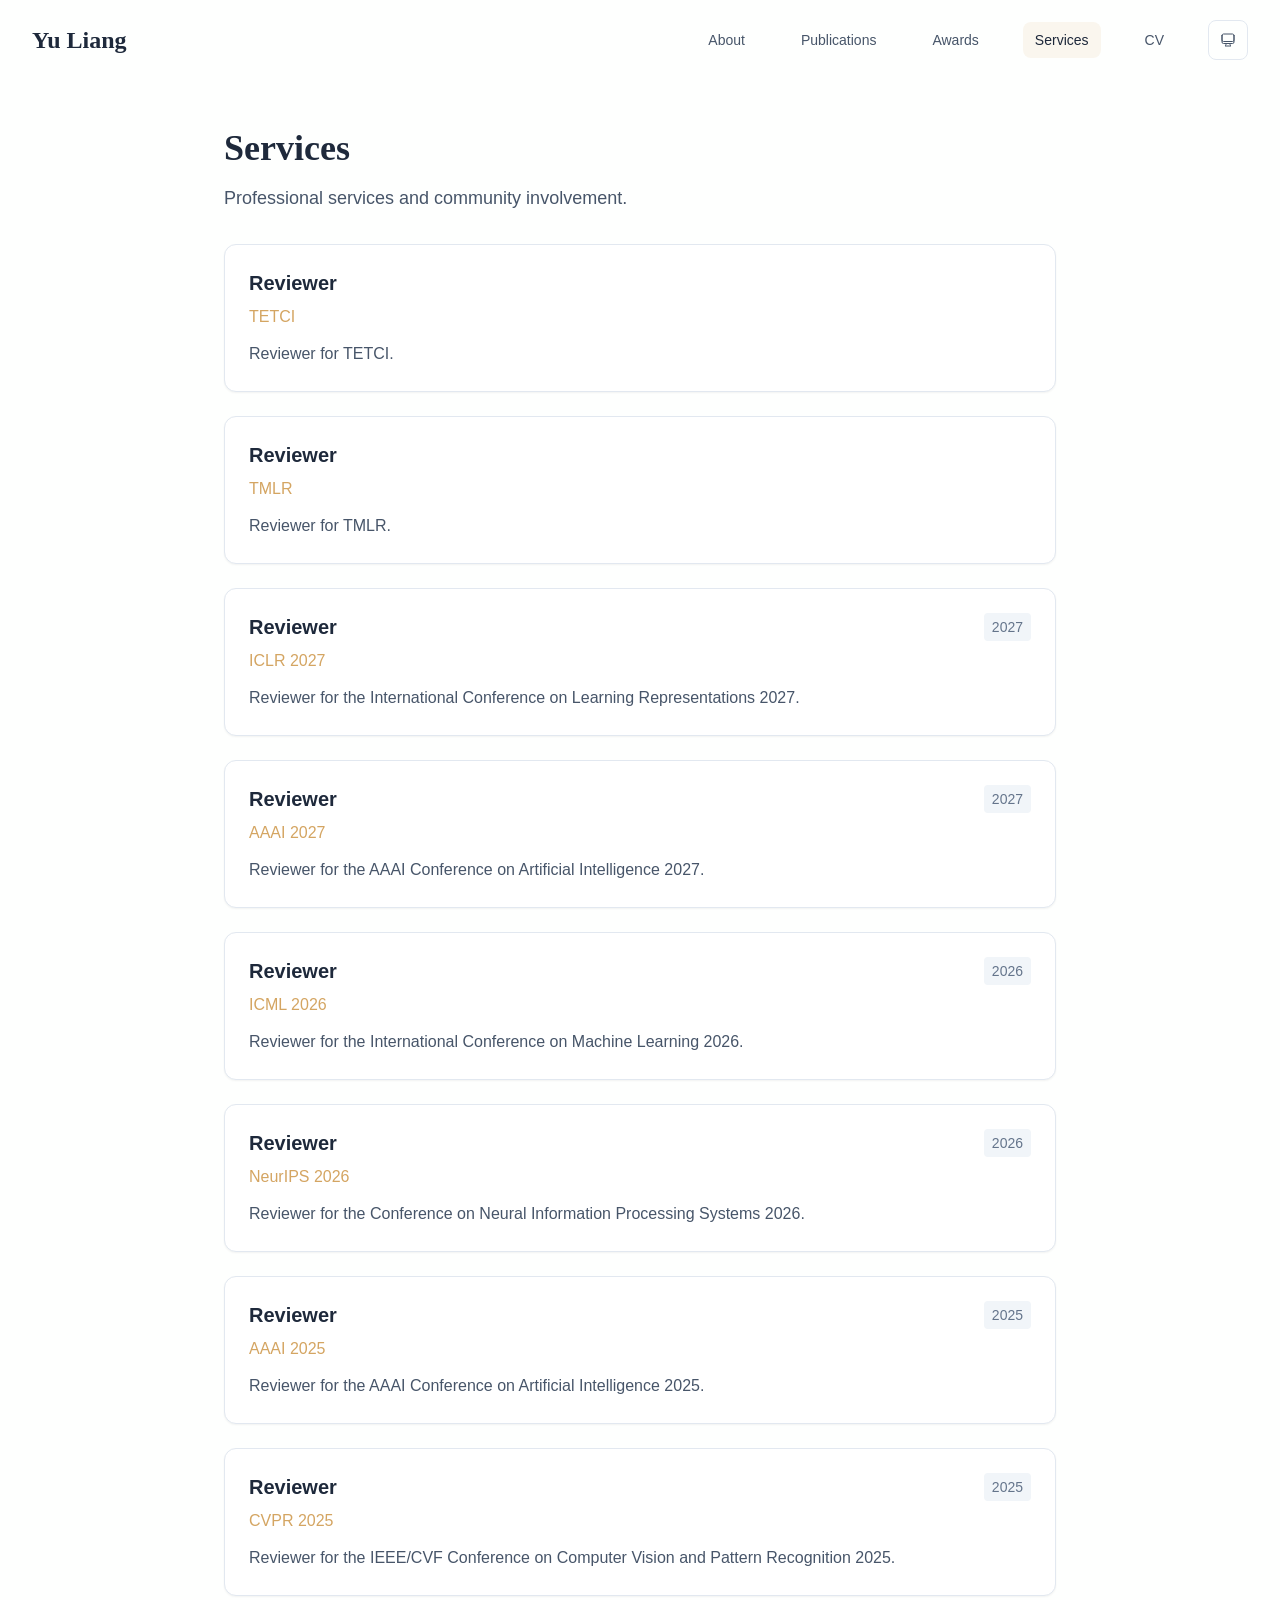
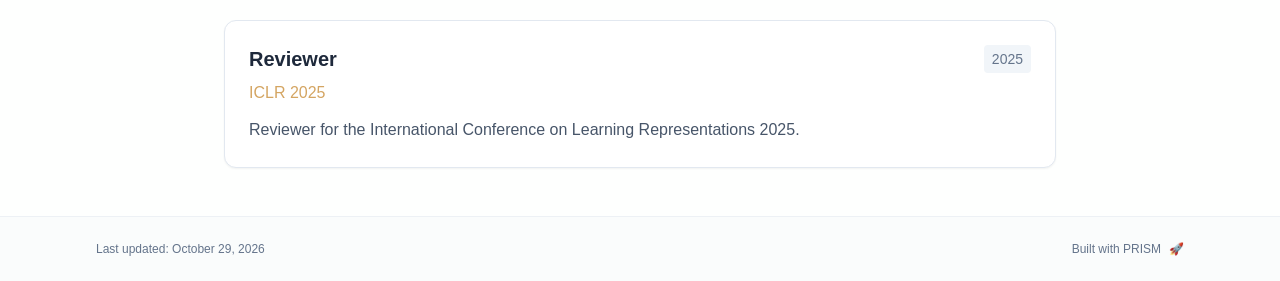
<file: services/index.html>
<!DOCTYPE html><html lang="en" class="scroll-smooth"><head><meta charSet="utf-8"/><meta name="viewport" content="width=device-width, initial-scale=1"/><link rel="stylesheet" href="/_next/static/css/92b53c90e215dddf.css" data-precedence="next"/><link rel="preload" as="script" fetchPriority="low" href="/_next/static/chunks/webpack-af78f5c2c11af041.js"/><script src="/_next/static/chunks/4bd1b696-70b6d399998de86a.js" async=""></script><script src="/_next/static/chunks/684-5aaa8290a129f299.js" async=""></script><script src="/_next/static/chunks/main-app-7052d11c7c55e1a2.js" async=""></script><script src="/_next/static/chunks/17-9c04c9413a9f9f1f.js" async=""></script><script src="/_next/static/chunks/874-6cc630662f3664af.js" async=""></script><script src="/_next/static/chunks/862-15038af301665bb3.js" async=""></script><script src="/_next/static/chunks/app/layout-24a2ef7cd5fed40f.js" async=""></script><script src="/_next/static/chunks/178-595a94b9af1e67b5.js" async=""></script><script src="/_next/static/chunks/748-b0753eeaf12cb586.js" async=""></script><script src="/_next/static/chunks/app/%5Bslug%5D/page-1eee591f08e76d08.js" async=""></script><link rel="icon" href="/favicon.svg" type="image/svg+xml"/><link rel="dns-prefetch" href="https://google-fonts.jialeliu.com"/><link rel="preconnect" href="https://google-fonts.jialeliu.com" crossorigin=""/><link rel="preload" as="style" href="https://google-fonts.jialeliu.com/css2?family=Inter:wght@300;400;500;600;700&amp;family=Crimson+Text:ital,wght@0,400;0,600;1,400&amp;display=swap"/><link rel="stylesheet" id="gfonts-css" href="https://google-fonts.jialeliu.com/css2?family=Inter:wght@300;400;500;600;700&amp;family=Crimson+Text:ital,wght@0,400;0,600;1,400&amp;display=swap" media="print"/><script>
              (function(){
                var l = document.getElementById('gfonts-css');
                if (!l) return;
                if (l.media !== 'all') {
                  l.addEventListener('load', function(){ try { l.media = 'all'; } catch(e){} });
                }
              })();
            </script><noscript><link rel="stylesheet" href="https://google-fonts.jialeliu.com/css2?family=Inter:wght@300;400;500;600;700&amp;family=Crimson+Text:ital,wght@0,400;0,600;1,400&amp;display=swap"/></noscript><script>
              try {
                const theme = localStorage.getItem('theme-storage');
                const parsed = theme ? JSON.parse(theme) : null;
                const setting = parsed?.state?.theme || 'system';
                const prefersDark = typeof window !== 'undefined' && window.matchMedia && window.matchMedia('(prefers-color-scheme: dark)').matches;
                const effective = setting === 'dark' ? 'dark' : (setting === 'light' ? 'light' : (prefersDark ? 'dark' : 'light'));
                var root = document.documentElement;
                root.classList.add(effective);
                root.setAttribute('data-theme', effective);
              } catch (e) {
                var root = document.documentElement;
                root.classList.add('light');
                root.setAttribute('data-theme', 'light');
              }
            </script><link rel="icon" href="/favicon.svg"/><script>document.querySelectorAll('body link[rel="icon"], body link[rel="apple-touch-icon"]').forEach(el => document.head.appendChild(el))</script><script src="/_next/static/chunks/polyfills-42372ed130431b0a.js" noModule=""></script><!-- discovery:start --><title>Services | Yu Liang | Efficient AI | UESTC</title><meta name="description" content="Academic reviewing services by Yu Liang."><meta name="author" content="Yu Liang"><link rel="canonical" href="https://hamings1.github.io/services/"><meta property="og:title" content="Services | Yu Liang | Efficient AI | UESTC"><meta property="og:description" content="Academic reviewing services by Yu Liang."><meta property="og:url" content="https://hamings1.github.io/services/"><meta property="og:type" content="website"><meta property="og:site_name" content="Yu Liang | Efficient AI"><meta name="twitter:card" content="summary"><meta name="twitter:title" content="Services | Yu Liang | Efficient AI | UESTC"><meta name="twitter:description" content="Academic reviewing services by Yu Liang."><link rel="icon" href="/favicon.svg"><link rel="stylesheet" href="/assets/discovery.css?v=20261028"><script src="/assets/discovery.js?v=20261029-polish" defer=""></script><!-- discovery:end --></head><body class="font-sans antialiased"><div style="visibility:hidden"><nav class="fixed top-0 left-0 right-0 z-50" data-headlessui-state=""><div class="transition-all duration-300 ease-out bg-transparent" style="transform:translateY(-100px)"><div class="max-w-7xl mx-auto px-4 sm:px-6 lg:px-8"><div class="flex justify-between items-center h-16 lg:h-20"><div class="flex-shrink-0" tabindex="0"><a class="text-xl lg:text-2xl font-serif font-semibold text-primary hover:text-accent transition-colors duration-200" href="/">Yu Liang</a></div><div class="hidden lg:block"><div class="ml-10 flex items-center space-x-8"><div class="flex items-baseline space-x-8"><a class="relative px-3 py-2 text-sm font-medium transition-all duration-200 rounded hover:bg-accent/10 hover:shadow-sm text-neutral-600 hover:text-primary" href="/"><span class="relative z-10">About</span></a><a class="relative px-3 py-2 text-sm font-medium transition-all duration-200 rounded hover:bg-accent/10 hover:shadow-sm text-neutral-600 hover:text-primary" href="/publications/"><span class="relative z-10">Publications</span></a><a class="relative px-3 py-2 text-sm font-medium transition-all duration-200 rounded hover:bg-accent/10 hover:shadow-sm text-neutral-600 hover:text-primary" href="/awards/"><span class="relative z-10">Awards</span></a><a class="relative px-3 py-2 text-sm font-medium transition-all duration-200 rounded hover:bg-accent/10 hover:shadow-sm text-primary" href="/services/"><span class="relative z-10">Services</span><div class="absolute inset-0 bg-accent/10 rounded-lg"></div></a><a class="relative px-3 py-2 text-sm font-medium transition-all duration-200 rounded hover:bg-accent/10 hover:shadow-sm text-neutral-600 hover:text-primary" href="/cv/"><span class="relative z-10">CV</span></a></div><div class="flex items-center justify-center w-10 h-10 rounded-lg border border-neutral-200 dark:border-[rgba(148,163,184,0.24)] bg-background dark:bg-neutral-800"><div class="w-4 h-4 rounded-full bg-neutral-300 animate-pulse"></div></div></div></div><div class="lg:hidden flex items-center space-x-2"><div class="flex items-center justify-center w-10 h-10 rounded-lg border border-neutral-200 dark:border-[rgba(148,163,184,0.24)] bg-background dark:bg-neutral-800"><div class="w-4 h-4 rounded-full bg-neutral-300 animate-pulse"></div></div><button class="inline-flex items-center justify-center p-2 rounded-md text-neutral-600 hover:text-primary hover:bg-neutral-100 dark:hover:bg-neutral-800 focus:outline-none focus:ring-2 focus:ring-inset focus:ring-accent transition-colors duration-200" id="headlessui-disclosure-button-«R5pdb»" type="button" aria-expanded="false" data-headlessui-state=""><span class="sr-only">Open main menu</span><div><svg xmlns="http://www.w3.org/2000/svg" fill="none" viewBox="0 0 24 24" stroke-width="1.5" stroke="currentColor" aria-hidden="true" data-slot="icon" class="block h-6 w-6"><path stroke-linecap="round" stroke-linejoin="round" d="M3.75 6.75h16.5M3.75 12h16.5m-16.5 5.25h16.5"></path></svg></div></button></div></div></div></div></nav><main class="min-h-screen pt-16 lg:pt-20"><div class="max-w-4xl mx-auto px-4 sm:px-6 lg:px-8 py-12"><div style="opacity:0;transform:translateY(20px)"><div class="mb-8"><h1 class="text-4xl font-serif font-bold text-primary mb-4">Services</h1><p class="text-lg text-neutral-600 dark:text-neutral-500 max-w-2xl">Professional services and community involvement.</p></div><div class="grid gap-6"><div class="bg-white dark:bg-neutral-900 p-6 rounded-xl shadow-sm border border-neutral-200 dark:border-neutral-800 hover:shadow-lg transition-all duration-200 hover:scale-[1.01]" style="opacity:0;transform:translateY(20px)"><div class="flex justify-between items-start mb-2"><h3 class="text-xl font-semibold text-primary">Reviewer</h3></div><p class="text-base text-accent font-medium mb-3">TETCI</p><p class="text-base text-neutral-600 dark:text-neutral-500 leading-relaxed">Reviewer for TETCI.</p></div><div class="bg-white dark:bg-neutral-900 p-6 rounded-xl shadow-sm border border-neutral-200 dark:border-neutral-800 hover:shadow-lg transition-all duration-200 hover:scale-[1.01]" style="opacity:0;transform:translateY(20px)"><div class="flex justify-between items-start mb-2"><h3 class="text-xl font-semibold text-primary">Reviewer</h3></div><p class="text-base text-accent font-medium mb-3">TMLR</p><p class="text-base text-neutral-600 dark:text-neutral-500 leading-relaxed">Reviewer for TMLR.</p></div><div class="bg-white dark:bg-neutral-900 p-6 rounded-xl shadow-sm border border-neutral-200 dark:border-neutral-800 hover:shadow-lg transition-all duration-200 hover:scale-[1.01]" style="opacity:0;transform:translateY(20px)"><div class="flex justify-between items-start mb-2"><h3 class="text-xl font-semibold text-primary">Reviewer</h3><span class="text-sm text-neutral-500 font-medium bg-neutral-100 dark:bg-neutral-800 px-2 py-1 rounded">2027</span></div><p class="text-base text-accent font-medium mb-3">ICLR 2027</p><p class="text-base text-neutral-600 dark:text-neutral-500 leading-relaxed">Reviewer for the International Conference on Learning Representations 2027.</p></div><div class="bg-white dark:bg-neutral-900 p-6 rounded-xl shadow-sm border border-neutral-200 dark:border-neutral-800 hover:shadow-lg transition-all duration-200 hover:scale-[1.01]" style="opacity:0;transform:translateY(20px)"><div class="flex justify-between items-start mb-2"><h3 class="text-xl font-semibold text-primary">Reviewer</h3><span class="text-sm text-neutral-500 font-medium bg-neutral-100 dark:bg-neutral-800 px-2 py-1 rounded">2027</span></div><p class="text-base text-accent font-medium mb-3">AAAI 2027</p><p class="text-base text-neutral-600 dark:text-neutral-500 leading-relaxed">Reviewer for the AAAI Conference on Artificial Intelligence 2027.</p></div><div class="bg-white dark:bg-neutral-900 p-6 rounded-xl shadow-sm border border-neutral-200 dark:border-neutral-800 hover:shadow-lg transition-all duration-200 hover:scale-[1.01]" style="opacity:0;transform:translateY(20px)"><div class="flex justify-between items-start mb-2"><h3 class="text-xl font-semibold text-primary">Reviewer</h3><span class="text-sm text-neutral-500 font-medium bg-neutral-100 dark:bg-neutral-800 px-2 py-1 rounded">2026</span></div><p class="text-base text-accent font-medium mb-3">ICML 2026</p><p class="text-base text-neutral-600 dark:text-neutral-500 leading-relaxed">Reviewer for the International Conference on Machine Learning 2026.</p></div><div class="bg-white dark:bg-neutral-900 p-6 rounded-xl shadow-sm border border-neutral-200 dark:border-neutral-800 hover:shadow-lg transition-all duration-200 hover:scale-[1.01]" style="opacity:0;transform:translateY(20px)"><div class="flex justify-between items-start mb-2"><h3 class="text-xl font-semibold text-primary">Reviewer</h3><span class="text-sm text-neutral-500 font-medium bg-neutral-100 dark:bg-neutral-800 px-2 py-1 rounded">2026</span></div><p class="text-base text-accent font-medium mb-3">NeurIPS 2026</p><p class="text-base text-neutral-600 dark:text-neutral-500 leading-relaxed">Reviewer for the Conference on Neural Information Processing Systems 2026.</p></div><div class="bg-white dark:bg-neutral-900 p-6 rounded-xl shadow-sm border border-neutral-200 dark:border-neutral-800 hover:shadow-lg transition-all duration-200 hover:scale-[1.01]" style="opacity:0;transform:translateY(20px)"><div class="flex justify-between items-start mb-2"><h3 class="text-xl font-semibold text-primary">Reviewer</h3><span class="text-sm text-neutral-500 font-medium bg-neutral-100 dark:bg-neutral-800 px-2 py-1 rounded">2025</span></div><p class="text-base text-accent font-medium mb-3">AAAI 2025</p><p class="text-base text-neutral-600 dark:text-neutral-500 leading-relaxed">Reviewer for the AAAI Conference on Artificial Intelligence 2025.</p></div><div class="bg-white dark:bg-neutral-900 p-6 rounded-xl shadow-sm border border-neutral-200 dark:border-neutral-800 hover:shadow-lg transition-all duration-200 hover:scale-[1.01]" style="opacity:0;transform:translateY(20px)"><div class="flex justify-between items-start mb-2"><h3 class="text-xl font-semibold text-primary">Reviewer</h3><span class="text-sm text-neutral-500 font-medium bg-neutral-100 dark:bg-neutral-800 px-2 py-1 rounded">2025</span></div><p class="text-base text-accent font-medium mb-3">CVPR 2025</p><p class="text-base text-neutral-600 dark:text-neutral-500 leading-relaxed">Reviewer for the IEEE/CVF Conference on Computer Vision and Pattern Recognition 2025.</p></div><div class="bg-white dark:bg-neutral-900 p-6 rounded-xl shadow-sm border border-neutral-200 dark:border-neutral-800 hover:shadow-lg transition-all duration-200 hover:scale-[1.01]" style="opacity:0;transform:translateY(20px)"><div class="flex justify-between items-start mb-2"><h3 class="text-xl font-semibold text-primary">Reviewer</h3><span class="text-sm text-neutral-500 font-medium bg-neutral-100 dark:bg-neutral-800 px-2 py-1 rounded">2025</span></div><p class="text-base text-accent font-medium mb-3">ICLR 2025</p><p class="text-base text-neutral-600 dark:text-neutral-500 leading-relaxed">Reviewer for the International Conference on Learning Representations 2025.</p></div></div></div></div><!--$--><!--/$--><!--$--><!--/$--></main><footer class="border-t border-neutral-200/50 bg-neutral-50/50 dark:bg-neutral-900/50 dark:border-neutral-700/50"><div class="max-w-6xl mx-auto px-4 sm:px-6 lg:px-8 py-6"><div class="flex flex-col sm:flex-row justify-between items-center gap-2"><p class="text-xs text-neutral-500">Last updated: <!-- -->October 29, 2026</p><p class="text-xs text-neutral-500 flex items-center"><a href="https://github.com/xyjoey/PRISM" target="_blank" rel="noopener noreferrer">Built with PRISM</a><span class="ml-2">🚀</span></p></div></div></footer></div><script src="/_next/static/chunks/webpack-af78f5c2c11af041.js" async=""></script><script>(self.__next_f=self.__next_f||[]).push([0])</script><script>self.__next_f.push([1,"1:\"$Sreact.fragment\"\n2:I[3719,[\"17\",\"static/chunks/17-9c04c9413a9f9f1f.js\",\"874\",\"static/chunks/874-6cc630662f3664af.js\",\"862\",\"static/chunks/862-15038af301665bb3.js\",\"177\",\"static/chunks/app/layout-24a2ef7cd5fed40f.js\"],\"ThemeProvider\"]\n3:I[768,[\"17\",\"static/chunks/17-9c04c9413a9f9f1f.js\",\"874\",\"static/chunks/874-6cc630662f3664af.js\",\"862\",\"static/chunks/862-15038af301665bb3.js\",\"177\",\"static/chunks/app/layout-24a2ef7cd5fed40f.js\"],\"default\"]\n4:I[7555,[],\"\"]\n5:I[1295,[],\"\"]\n6:I[2548,[\"17\",\"static/chunks/17-9c04c9413a9f9f1f.js\",\"874\",\"static/chunks/874-6cc630662f3664af.js\",\"862\",\"static/chunks/862-15038af301665bb3.js\",\"177\",\"static/chunks/app/layout-24a2ef7cd5fed40f.js\"],\"default\"]\n8:I[9665,[],\"MetadataBoundary\"]\na:I[9665,[],\"OutletBoundary\"]\nd:I[4911,[],\"AsyncMetadataOutlet\"]\nf:I[9665,[],\"ViewportBoundary\"]\n11:I[6614,[],\"\"]\n:HL[\"/_next/static/css/92b53c90e215dddf.css\",\"style\"]\n"])</script><script>self.__next_f.push([1,"0:{\"P\":null,\"b\":\"CWjEt0rLwIhY58VJ8p-AG\",\"p\":\"\",\"c\":[\"\",\"services\",\"\"],\"i\":false,\"f\":[[[\"\",{\"children\":[[\"slug\",\"services\",\"d\"],{\"children\":[\"__PAGE__\",{}]}]},\"$undefined\",\"$undefined\",true],[\"\",[\"$\",\"$1\",\"c\",{\"children\":[[[\"$\",\"link\",\"0\",{\"rel\":\"stylesheet\",\"href\":\"/_next/static/css/92b53c90e215dddf.css\",\"precedence\":\"next\",\"crossOrigin\":\"$undefined\",\"nonce\":\"$undefined\"}]],[\"$\",\"html\",null,{\"lang\":\"en\",\"className\":\"scroll-smooth\",\"suppressHydrationWarning\":true,\"children\":[[\"$\",\"head\",null,{\"children\":[[\"$\",\"link\",null,{\"rel\":\"icon\",\"href\":\"/favicon.svg\",\"type\":\"image/svg+xml\"}],[\"$\",\"link\",null,{\"rel\":\"dns-prefetch\",\"href\":\"https://google-fonts.jialeliu.com\"}],[\"$\",\"link\",null,{\"rel\":\"preconnect\",\"href\":\"https://google-fonts.jialeliu.com\",\"crossOrigin\":\"\"}],[\"$\",\"link\",null,{\"rel\":\"preload\",\"as\":\"style\",\"href\":\"https://google-fonts.jialeliu.com/css2?family=Inter:wght@300;400;500;600;700&family=Crimson+Text:ital,wght@0,400;0,600;1,400&display=swap\"}],[\"$\",\"link\",null,{\"rel\":\"stylesheet\",\"id\":\"gfonts-css\",\"href\":\"https://google-fonts.jialeliu.com/css2?family=Inter:wght@300;400;500;600;700&family=Crimson+Text:ital,wght@0,400;0,600;1,400&display=swap\",\"media\":\"print\"}],[\"$\",\"script\",null,{\"dangerouslySetInnerHTML\":{\"__html\":\"\\n              (function(){\\n                var l = document.getElementById('gfonts-css');\\n                if (!l) return;\\n                if (l.media !== 'all') {\\n                  l.addEventListener('load', function(){ try { l.media = 'all'; } catch(e){} });\\n                }\\n              })();\\n            \"}}],[\"$\",\"noscript\",null,{\"children\":[\"$\",\"link\",null,{\"rel\":\"stylesheet\",\"href\":\"https://google-fonts.jialeliu.com/css2?family=Inter:wght@300;400;500;600;700&family=Crimson+Text:ital,wght@0,400;0,600;1,400&display=swap\"}]}],[\"$\",\"script\",null,{\"dangerouslySetInnerHTML\":{\"__html\":\"\\n              try {\\n                const theme = localStorage.getItem('theme-storage');\\n                const parsed = theme ? JSON.parse(theme) : null;\\n                const setting = parsed?.state?.theme || 'system';\\n                const prefersDark = typeof window !== 'undefined' && window.matchMedia && window.matchMedia('(prefers-color-scheme: dark)').matches;\\n                const effective = setting === 'dark' ? 'dark' : (setting === 'light' ? 'light' : (prefersDark ? 'dark' : 'light'));\\n                var root = document.documentElement;\\n                root.classList.add(effective);\\n                root.setAttribute('data-theme', effective);\\n              } catch (e) {\\n                var root = document.documentElement;\\n                root.classList.add('light');\\n                root.setAttribute('data-theme', 'light');\\n              }\\n            \"}}],[\"$\",\"link\",null,{\"rel\":\"stylesheet\",\"href\":\"/assets/discovery.css?v=20261028\"}],[\"$\",\"script\",null,{\"src\":\"/assets/discovery.js?v=20261029-polish\",\"defer\":true}]]}],[\"$\",\"body\",null,{\"className\":\"font-sans antialiased\",\"children\":[\"$\",\"$L2\",null,{\"children\":[[\"$\",\"$L3\",null,{\"items\":[{\"title\":\"About\",\"type\":\"page\",\"target\":\"about\",\"href\":\"/\"},{\"title\":\"Publications\",\"type\":\"page\",\"target\":\"publications\",\"href\":\"/publications\"},{\"title\":\"Awards\",\"type\":\"page\",\"target\":\"awards\",\"href\":\"/awards\"},{\"title\":\"Services\",\"type\":\"page\",\"target\":\"services\",\"href\":\"/services\"},{\"title\":\"CV\",\"type\":\"page\",\"target\":\"cv\",\"href\":\"/cv\"}],\"siteTitle\":\"Yu Liang\",\"enableOnePageMode\":false}],[\"$\",\"main\",null,{\"className\":\"min-h-screen pt-16 lg:pt-20\",\"children\":[\"$\",\"$L4\",null,{\"parallelRouterKey\":\"children\",\"error\":\"$undefined\",\"errorStyles\":\"$undefined\",\"errorScripts\":\"$undefined\",\"template\":[\"$\",\"$L5\",null,{}],\"templateStyles\":\"$undefined\",\"templateScripts\":\"$undefined\",\"notFound\":[[[\"$\",\"title\",null,{\"children\":\"404: This page could not be found.\"}],[\"$\",\"div\",null,{\"style\":{\"fontFamily\":\"system-ui,\\\"Segoe UI\\\",Roboto,Helvetica,Arial,sans-serif,\\\"Apple Color Emoji\\\",\\\"Segoe UI Emoji\\\"\",\"height\":\"100vh\",\"textAlign\":\"center\",\"display\":\"flex\",\"flexDirection\":\"column\",\"alignItems\":\"center\",\"justifyContent\":\"center\"},\"children\":[\"$\",\"div\",null,{\"children\":[[\"$\",\"style\",null,{\"dangerouslySetInnerHTML\":{\"__html\":\"body{color:#000;background:#fff;margin:0}.next-error-h1{border-right:1px solid rgba(0,0,0,.3)}@media (prefers-color-scheme:dark){body{color:#fff;background:#000}.next-error-h1{border-right:1px solid rgba(255,255,255,.3)}}\"}}],[\"$\",\"h1\",null,{\"className\":\"next-error-h1\",\"style\":{\"display\":\"inline-block\",\"margin\":\"0 20px 0 0\",\"padding\":\"0 23px 0 0\",\"fontSize\":24,\"fontWeight\":500,\"verticalAlign\":\"top\",\"lineHeight\":\"49px\"},\"children\":404}],[\"$\",\"div\",null,{\"style\":{\"display\":\"inline-block\"},\"children\":[\"$\",\"h2\",null,{\"style\":{\"fontSize\":14,\"fontWeight\":400,\"lineHeight\":\"49px\",\"margin\":0},\"children\":\"This page could not be found.\"}]}]]}]}]],[]],\"forbidden\":\"$undefined\",\"unauthorized\":\"$undefined\"}]}],[\"$\",\"$L6\",null,{\"lastUpdated\":\"October 29, 2026\"}]]}]}]]}]]}],{\"children\":[[\"slug\",\"services\",\"d\"],[\"$\",\"$1\",\"c\",{\"children\":[null,[\"$\",\"$L4\",null,{\"parallelRouterKey\":\"children\",\"error\":\"$undefined\",\"errorStyles\":\"$undefined\",\"errorScripts\":\"$undefined\",\"template\":[\"$\",\"$L5\",null,{}],\"templateStyles\":\"$undefined\",\"templateScripts\":\"$undefined\",\"notFound\":\"$undefined\",\"forbidden\":\"$undefined\",\"unauthorized\":\"$undefined\"}]]}],{\"children\":[\"__PAGE__\",[\"$\",\"$1\",\"c\",{\"children\":[\"$L7\",[\"$\",\"$L8\",null,{\"children\":\"$L9\"}],null,[\"$\",\"$La\",null,{\"children\":[\"$Lb\",\"$Lc\",[\"$\",\"$Ld\",null,{\"promise\":\"$@e\"}]]}]]}],{},null,false]},null,false]},null,false],[\"$\",\"$1\",\"h\",{\"children\":[null,[\"$\",\"$1\",\"RRiM3Wv-m8CrYaG4BEN45\",{\"children\":[[\"$\",\"$Lf\",null,{\"children\":\"$L10\"}],null]}],null]}],false]],\"m\":\"$undefined\",\"G\":[\"$11\",\"$undefined\"],\"s\":false,\"S\":true}\n"])</script><script>self.__next_f.push([1,"12:\"$Sreact.suspense\"\n13:I[4911,[],\"AsyncMetadata\"]\n15:I[3684,[\"17\",\"static/chunks/17-9c04c9413a9f9f1f.js\",\"178\",\"static/chunks/178-595a94b9af1e67b5.js\",\"748\",\"static/chunks/748-b0753eeaf12cb586.js\",\"182\",\"static/chunks/app/%5Bslug%5D/page-1eee591f08e76d08.js\"],\"default\"]\n9:[\"$\",\"$12\",null,{\"fallback\":null,\"children\":[\"$\",\"$L13\",null,{\"promise\":\"$@14\"}]}]\n7:[\"$\",\"div\",null,{\"className\":\"max-w-4xl mx-auto px-4 sm:px-6 lg:px-8 py-12\",\"children\":[false,false,[\"$\",\"$L15\",null,{\"config\":{\"type\":\"card\",\"title\":\"Services\",\"description\":\"Professional services and community involvement.\",\"items\":[{\"title\":\"Reviewer\",\"subtitle\":\"TETCI\",\"content\":\"Reviewer for TETCI.\"},{\"title\":\"Reviewer\",\"subtitle\":\"TMLR\",\"content\":\"Reviewer for TMLR.\"},{\"title\":\"Reviewer\",\"subtitle\":\"ICLR 2027\",\"date\":\"2027\",\"content\":\"Reviewer for the International Conference on Learning Representations 2027.\"},{\"title\":\"Reviewer\",\"subtitle\":\"AAAI 2027\",\"date\":\"2027\",\"content\":\"Reviewer for the AAAI Conference on Artificial Intelligence 2027.\"},{\"title\":\"Reviewer\",\"subtitle\":\"ICML 2026\",\"date\":\"2026\",\"content\":\"Reviewer for the International Conference on Machine Learning 2026.\"},{\"title\":\"Reviewer\",\"subtitle\":\"NeurIPS 2026\",\"date\":\"2026\",\"content\":\"Reviewer for the Conference on Neural Information Processing Systems 2026.\"},{\"title\":\"Reviewer\",\"subtitle\":\"AAAI 2025\",\"date\":\"2025\",\"content\":\"Reviewer for the AAAI Conference on Artificial Intelligence 2025.\"},{\"title\":\"Reviewer\",\"subtitle\":\"CVPR 2025\",\"date\":\"2025\",\"content\":\"Reviewer for the IEEE/CVF Conference on Computer Vision and Pattern Recognition 2025.\"},{\"title\":\"Reviewer\",\"subtitle\":\"ICLR 2025\",\"date\":\"2025\",\"content\":\"Reviewer for the International Conference on Learning Representations 2025.\"}]}}]]}]\n"])</script><script>self.__next_f.push([1,"c:null\n"])</script><script>self.__next_f.push([1,"10:[[\"$\",\"meta\",\"0\",{\"charSet\":\"utf-8\"}],[\"$\",\"meta\",\"1\",{\"name\":\"viewport\",\"content\":\"width=device-width, initial-scale=1\"}]]\nb:null\n"])</script><script>self.__next_f.push([1,"14:{\"metadata\":[[\"$\",\"title\",null,{\"children\":\"Services | Yu Liang | Efficient AI | UESTC\"}],[\"$\",\"meta\",null,{\"name\":\"description\",\"content\":\"Academic reviewing services by Yu Liang.\"}],[\"$\",\"meta\",null,{\"name\":\"author\",\"content\":\"Yu Liang\"}],[\"$\",\"link\",null,{\"rel\":\"canonical\",\"href\":\"https://hamings1.github.io/services/\"}],[\"$\",\"meta\",null,{\"property\":\"og:title\",\"content\":\"Services | Yu Liang | Efficient AI | UESTC\"}],[\"$\",\"meta\",null,{\"property\":\"og:description\",\"content\":\"Academic reviewing services by Yu Liang.\"}],[\"$\",\"meta\",null,{\"property\":\"og:url\",\"content\":\"https://hamings1.github.io/services/\"}],[\"$\",\"meta\",null,{\"property\":\"og:type\",\"content\":\"website\"}],[\"$\",\"meta\",null,{\"property\":\"og:site_name\",\"content\":\"Yu Liang | Efficient AI\"}],[\"$\",\"meta\",null,{\"name\":\"twitter:card\",\"content\":\"summary\"}],[\"$\",\"meta\",null,{\"name\":\"twitter:title\",\"content\":\"Services | Yu Liang | Efficient AI | UESTC\"}],[\"$\",\"meta\",null,{\"name\":\"twitter:description\",\"content\":\"Academic reviewing services by Yu Liang.\"}],[\"$\",\"link\",null,{\"rel\":\"icon\",\"href\":\"/favicon.svg\"}]],\"error\":null,\"digest\":\"$undefined\"}\ne:{\"metadata\":\"$14:metadata\",\"error\":null,\"digest\":\"$undefined\"}\n"])</script></body></html>
</file>
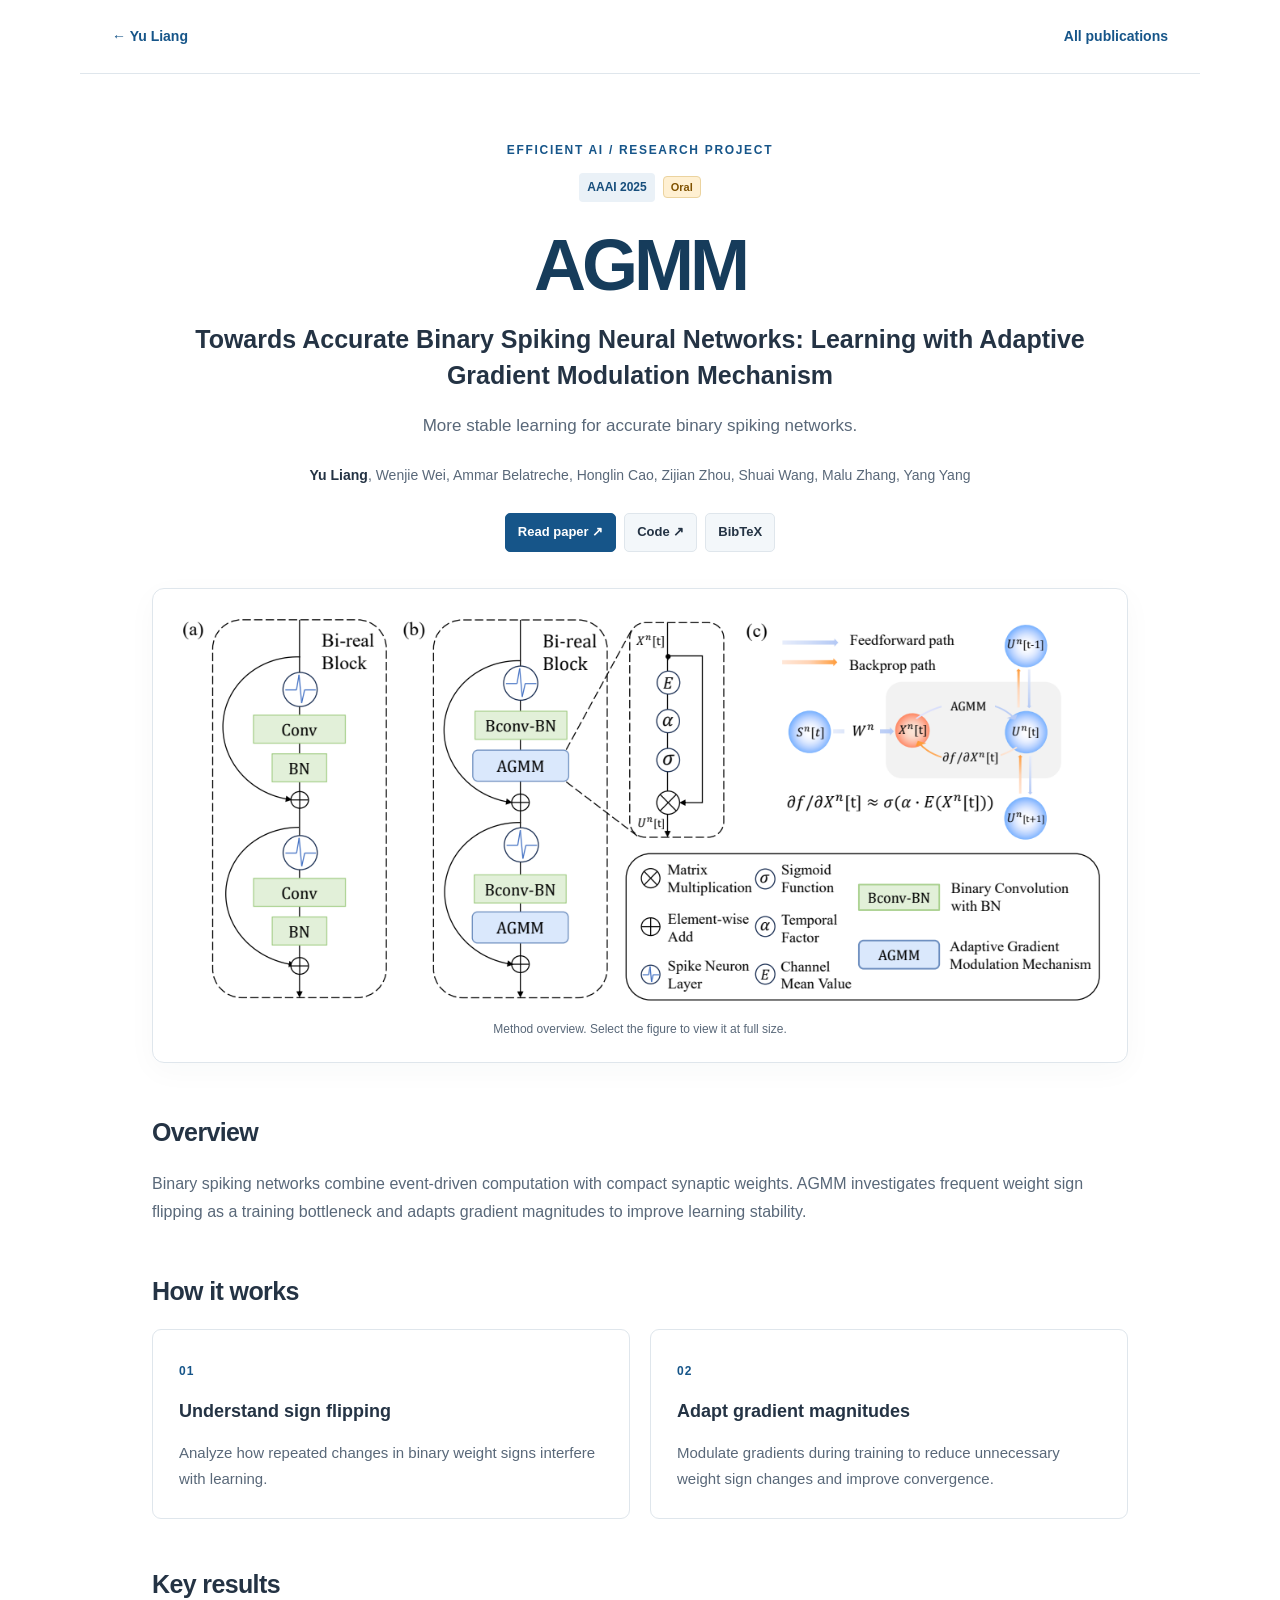
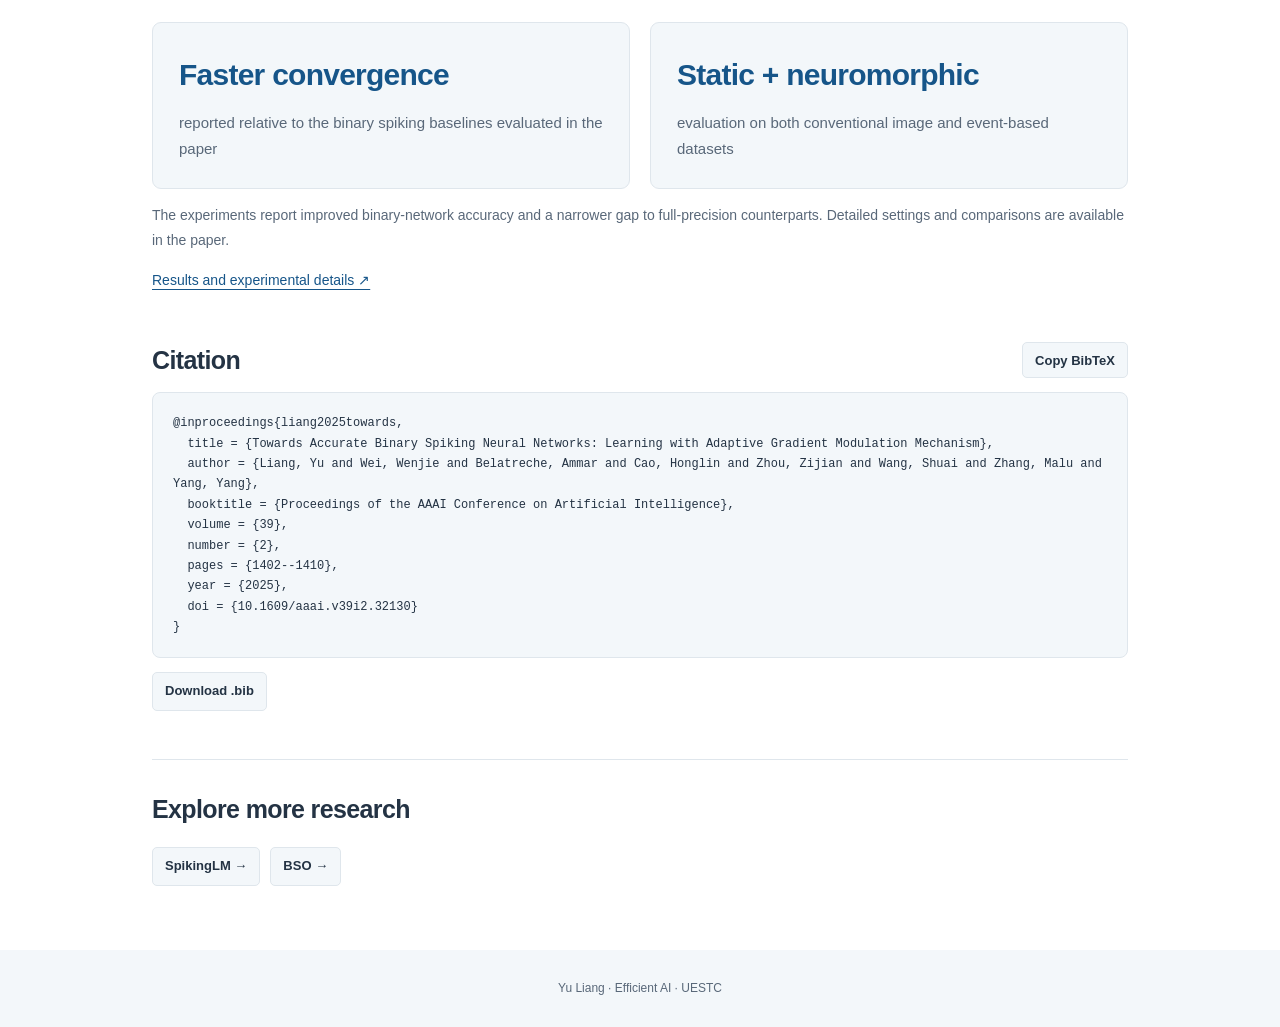
<file: projects/agmm/index.html>
<!DOCTYPE html><html lang="en"><head><meta charset="utf-8"><meta name="viewport" content="width=device-width,initial-scale=1"><title>Towards Accurate Binary Spiking Neural Networks: Learning with Adaptive Gradient Modulation Mechanism | Yu Liang</title><meta name="description" content="More stable learning for accurate binary spiking networks."><meta name="author" content="Yu Liang"><link rel="canonical" href="https://hamings1.github.io/projects/agmm/"><meta property="og:title" content="Towards Accurate Binary Spiking Neural Networks: Learning with Adaptive Gradient Modulation Mechanism | Yu Liang"><meta property="og:description" content="More stable learning for accurate binary spiking networks."><meta property="og:url" content="https://hamings1.github.io/projects/agmm/"><meta property="og:type" content="website"><meta property="og:site_name" content="Yu Liang | Efficient AI"><meta name="twitter:card" content="summary_large_image"><meta name="twitter:title" content="Towards Accurate Binary Spiking Neural Networks: Learning with Adaptive Gradient Modulation Mechanism | Yu Liang"><meta name="twitter:description" content="More stable learning for accurate binary spiking networks."><meta property="og:image" content="https://hamings1.github.io/papers/agmm.png"><meta name="twitter:image" content="https://hamings1.github.io/papers/agmm.png"><link rel="icon" href="/favicon.svg"><link rel="stylesheet" href="/assets/discovery.css?v=20261028"><script src="/assets/discovery.js?v=20261029-polish" defer=""></script><script type="application/ld+json">{"@context":"https://schema.org","@type":"ScholarlyArticle","headline":"Towards Accurate Binary Spiking Neural Networks: Learning with Adaptive Gradient Modulation Mechanism","name":"Towards Accurate Binary Spiking Neural Networks: Learning with Adaptive Gradient Modulation Mechanism","url":"https://hamings1.github.io/projects/agmm/","author":[{"@type":"Person","name":"Yu Liang","@id":"https://hamings1.github.io/#person"},{"@type":"Person","name":"Wenjie Wei"},{"@type":"Person","name":"Ammar Belatreche"},{"@type":"Person","name":"Honglin Cao"},{"@type":"Person","name":"Zijian Zhou"},{"@type":"Person","name":"Shuai Wang"},{"@type":"Person","name":"Malu Zhang"},{"@type":"Person","name":"Yang Yang"}],"image":"https://hamings1.github.io/papers/agmm.png","description":"Binary spiking networks combine event-driven computation with compact synaptic weights. AGMM investigates frequent weight sign flipping as a training bottleneck and adapts gradient magnitudes to improve learning stability.","sameAs":"https://ojs.aaai.org/index.php/AAAI/article/view/32130"}</script></head><body class="project-body"><a class="skip-link" href="#main">Skip to content</a><nav class="project-nav" aria-label="Main navigation"><a href="/">← Yu Liang</a><a href="/publications/">All publications</a></nav><main id="main" class="project-page"><header class="project-hero"><p class="eyebrow">EFFICIENT AI / RESEARCH PROJECT</p><div class="publication-badges"><span class="venue-label">AAAI 2025</span><span class="paper-distinction">Oral</span></div><h1>AGMM</h1><p class="project-full-title">Towards Accurate Binary Spiking Neural Networks: Learning with Adaptive Gradient Modulation Mechanism</p><p class="project-tagline">More stable learning for accurate binary spiking networks.</p><p class="publication-authors"><strong>Yu Liang</strong>, Wenjie Wei, Ammar Belatreche, Honglin Cao, Zijian Zhou, Shuai Wang, Malu Zhang, Yang Yang</p><div class="paper-links"><a href="https://arxiv.org/abs/2502.14344" class="paper-button project-button" target="_blank" rel="noopener noreferrer">Read paper ↗</a><a href="https://github.com/hamings1/AGMM" class="paper-button" target="_blank" rel="noopener noreferrer">Code ↗</a><a href="#citation" class="paper-button">BibTeX</a></div></header><figure class="project-figure"><a href="/papers/agmm.png" aria-label="View full-size method figure"><img src="/papers/agmm.png" alt="Network architecture and backpropagation of Adaptive Gradient Modulation Mechanism" width="1200" height="600"></a><figcaption>Method overview. Select the figure to view it at full size.</figcaption></figure><section><h2>Overview</h2><p>Binary spiking networks combine event-driven computation with compact synaptic weights. AGMM investigates frequent weight sign flipping as a training bottleneck and adapts gradient magnitudes to improve learning stability.</p></section><section><h2>How it works</h2><div class="method-grid"><article><span class="method-number">01</span><h3>Understand sign flipping</h3><p>Analyze how repeated changes in binary weight signs interfere with learning.</p></article><article><span class="method-number">02</span><h3>Adapt gradient magnitudes</h3><p>Modulate gradients during training to reduce unnecessary weight sign changes and improve convergence.</p></article></div></section><section><h2>Key results</h2><div class="result-grid"><article><strong>Faster convergence</strong><p>reported relative to the binary spiking baselines evaluated in the paper</p></article><article><strong>Static + neuromorphic</strong><p>evaluation on both conventional image and event-based datasets</p></article></div><p class="result-note">The experiments report improved binary-network accuracy and a narrower gap to full-precision counterparts. Detailed settings and comparisons are available in the paper.</p><a href="https://ojs.aaai.org/index.php/AAAI/article/view/32130" class="source-link" target="_blank" rel="noopener noreferrer">Results and experimental details ↗</a></section><section id="citation"><div class="citation-heading"><h2>Citation</h2><button type="button" class="paper-button" data-copy-citation="project-bibtex">Copy BibTeX</button></div><pre id="project-bibtex"><code>@inproceedings{liang2025towards,
  title = {Towards Accurate Binary Spiking Neural Networks: Learning with Adaptive Gradient Modulation Mechanism},
  author = {Liang, Yu and Wei, Wenjie and Belatreche, Ammar and Cao, Honglin and Zhou, Zijian and Wang, Shuai and Zhang, Malu and Yang, Yang},
  booktitle = {Proceedings of the AAAI Conference on Artificial Intelligence},
  volume = {39},
  number = {2},
  pages = {1402--1410},
  year = {2025},
  doi = {10.1609/aaai.v39i2.32130}
}</code></pre><a href="/papers/liang2025towards.bib" class="paper-button">Download .bib</a></section><nav aria-label="Other research projects" class="related-projects"><h2>Explore more research</h2><a href="/projects/spikinglm/" class="paper-button">SpikingLM →</a><a href="/projects/bso/" class="paper-button">BSO →</a></nav></main><footer class="project-footer">Yu Liang · Efficient AI · UESTC</footer></body></html>
</file>
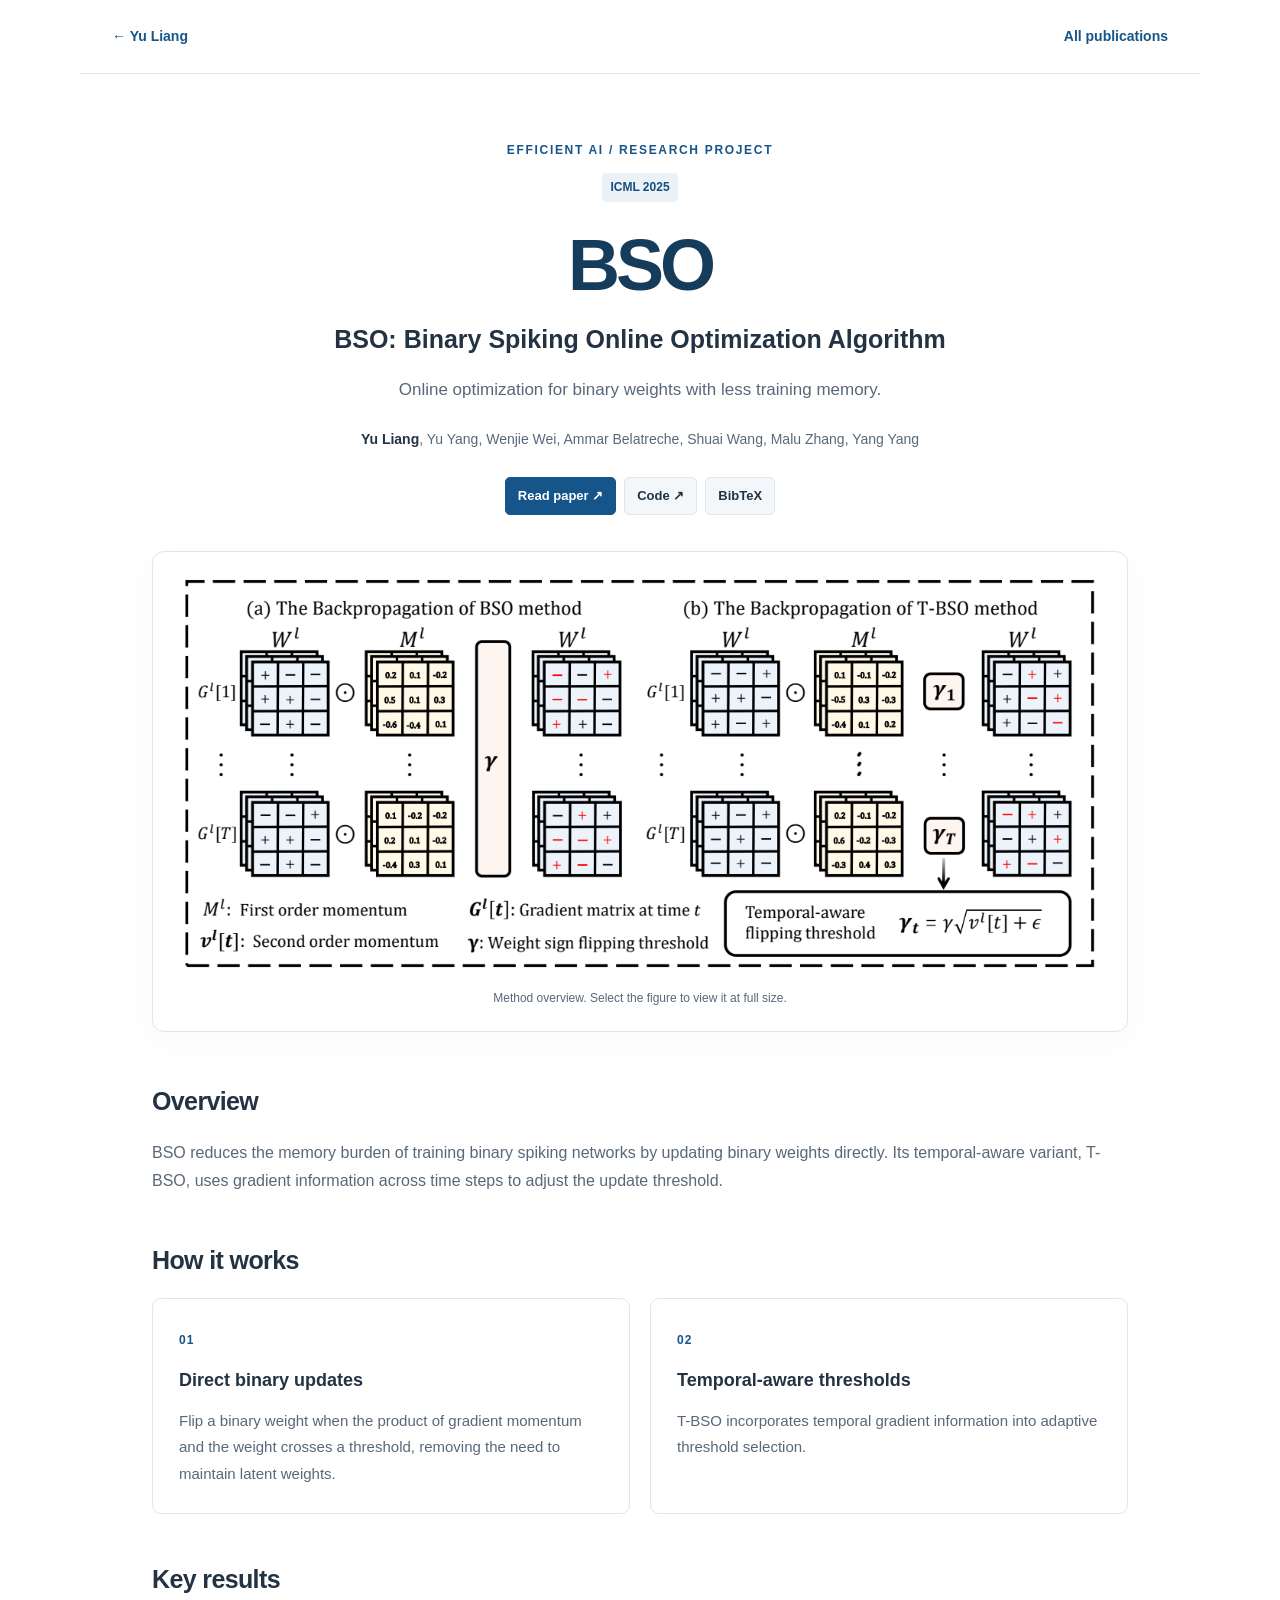
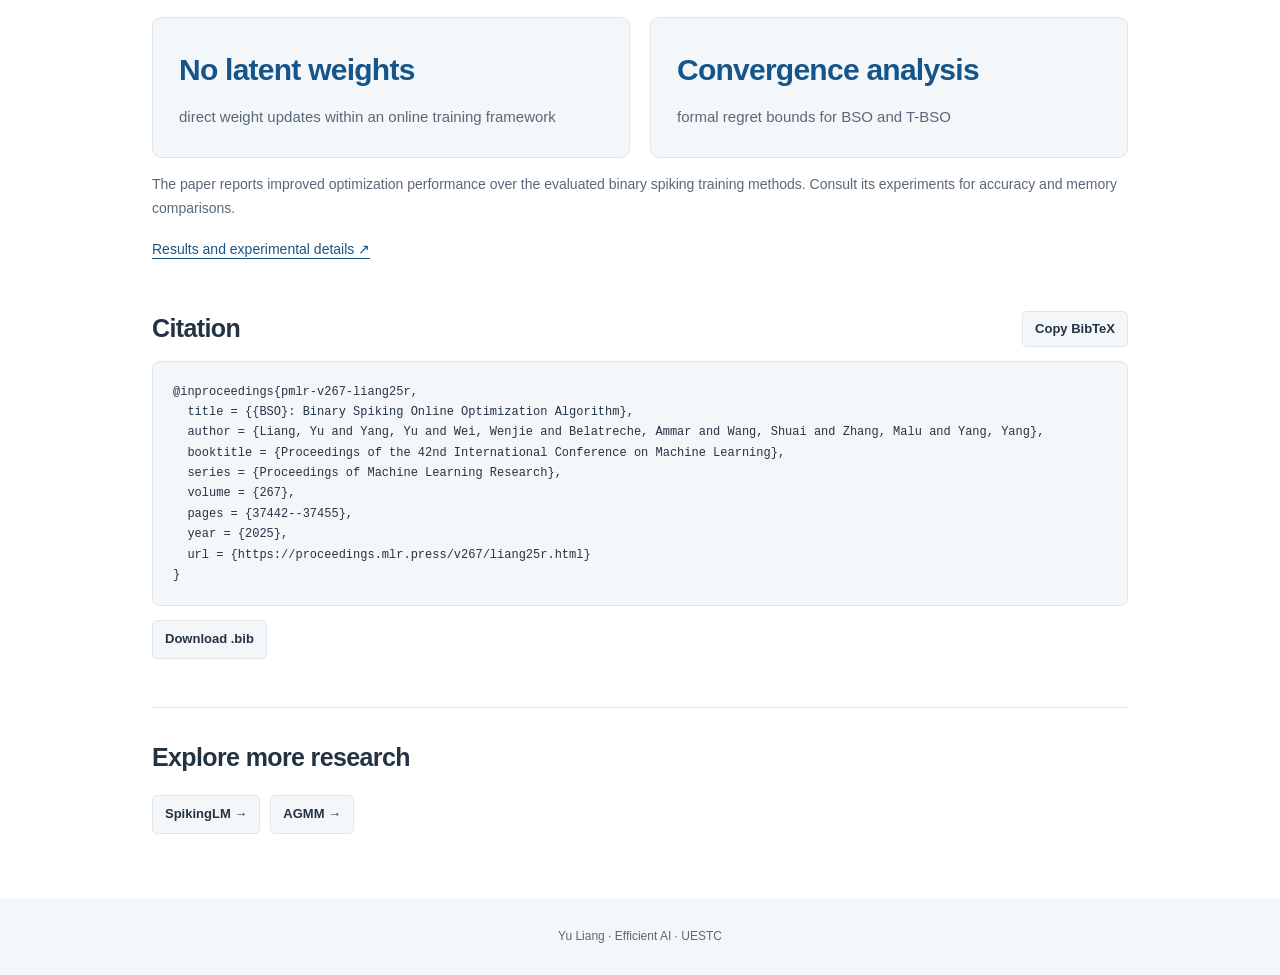
<file: projects/bso/index.html>
<!DOCTYPE html><html lang="en"><head><meta charset="utf-8"><meta name="viewport" content="width=device-width,initial-scale=1"><title>BSO: Binary Spiking Online Optimization Algorithm | Yu Liang</title><meta name="description" content="Online optimization for binary weights with less training memory."><meta name="author" content="Yu Liang"><link rel="canonical" href="https://hamings1.github.io/projects/bso/"><meta property="og:title" content="BSO: Binary Spiking Online Optimization Algorithm | Yu Liang"><meta property="og:description" content="Online optimization for binary weights with less training memory."><meta property="og:url" content="https://hamings1.github.io/projects/bso/"><meta property="og:type" content="website"><meta property="og:site_name" content="Yu Liang | Efficient AI"><meta name="twitter:card" content="summary_large_image"><meta name="twitter:title" content="BSO: Binary Spiking Online Optimization Algorithm | Yu Liang"><meta name="twitter:description" content="Online optimization for binary weights with less training memory."><meta property="og:image" content="https://hamings1.github.io/papers/bso.png"><meta name="twitter:image" content="https://hamings1.github.io/papers/bso.png"><link rel="icon" href="/favicon.svg"><link rel="stylesheet" href="/assets/discovery.css?v=20261028"><script src="/assets/discovery.js?v=20261029-polish" defer=""></script><script type="application/ld+json">{"@context":"https://schema.org","@type":"ScholarlyArticle","headline":"BSO: Binary Spiking Online Optimization Algorithm","name":"BSO: Binary Spiking Online Optimization Algorithm","url":"https://hamings1.github.io/projects/bso/","author":[{"@type":"Person","name":"Yu Liang","@id":"https://hamings1.github.io/#person"},{"@type":"Person","name":"Yu Yang"},{"@type":"Person","name":"Wenjie Wei"},{"@type":"Person","name":"Ammar Belatreche"},{"@type":"Person","name":"Shuai Wang"},{"@type":"Person","name":"Malu Zhang"},{"@type":"Person","name":"Yang Yang"}],"image":"https://hamings1.github.io/papers/bso.png","description":"BSO reduces the memory burden of training binary spiking networks by updating binary weights directly. Its temporal-aware variant, T-BSO, uses gradient information across time steps to adjust the update threshold.","sameAs":"https://proceedings.mlr.press/v267/liang25r.html"}</script></head><body class="project-body"><a class="skip-link" href="#main">Skip to content</a><nav class="project-nav" aria-label="Main navigation"><a href="/">← Yu Liang</a><a href="/publications/">All publications</a></nav><main id="main" class="project-page"><header class="project-hero"><p class="eyebrow">EFFICIENT AI / RESEARCH PROJECT</p><div class="publication-badges"><span class="venue-label">ICML 2025</span></div><h1>BSO</h1><p class="project-full-title">BSO: Binary Spiking Online Optimization Algorithm</p><p class="project-tagline">Online optimization for binary weights with less training memory.</p><p class="publication-authors"><strong>Yu Liang</strong>, Yu Yang, Wenjie Wei, Ammar Belatreche, Shuai Wang, Malu Zhang, Yang Yang</p><div class="paper-links"><a href="https://arxiv.org/abs/2511.12502" class="paper-button project-button" target="_blank" rel="noopener noreferrer">Read paper ↗</a><a href="https://github.com/hamings1/BSO" class="paper-button" target="_blank" rel="noopener noreferrer">Code ↗</a><a href="#citation" class="paper-button">BibTeX</a></div></header><figure class="project-figure"><a href="/papers/bso.png" aria-label="View full-size method figure"><img src="/papers/bso.png" alt="Binary weight update strategies in BSO and temporal-aware T-BSO" width="1200" height="600"></a><figcaption>Method overview. Select the figure to view it at full size.</figcaption></figure><section><h2>Overview</h2><p>BSO reduces the memory burden of training binary spiking networks by updating binary weights directly. Its temporal-aware variant, T-BSO, uses gradient information across time steps to adjust the update threshold.</p></section><section><h2>How it works</h2><div class="method-grid"><article><span class="method-number">01</span><h3>Direct binary updates</h3><p>Flip a binary weight when the product of gradient momentum and the weight crosses a threshold, removing the need to maintain latent weights.</p></article><article><span class="method-number">02</span><h3>Temporal-aware thresholds</h3><p>T-BSO incorporates temporal gradient information into adaptive threshold selection.</p></article></div></section><section><h2>Key results</h2><div class="result-grid"><article><strong>No latent weights</strong><p>direct weight updates within an online training framework</p></article><article><strong>Convergence analysis</strong><p>formal regret bounds for BSO and T-BSO</p></article></div><p class="result-note">The paper reports improved optimization performance over the evaluated binary spiking training methods. Consult its experiments for accuracy and memory comparisons.</p><a href="https://proceedings.mlr.press/v267/liang25r.html" class="source-link" target="_blank" rel="noopener noreferrer">Results and experimental details ↗</a></section><section id="citation"><div class="citation-heading"><h2>Citation</h2><button type="button" class="paper-button" data-copy-citation="project-bibtex">Copy BibTeX</button></div><pre id="project-bibtex"><code>@inproceedings{pmlr-v267-liang25r,
  title = {{BSO}: Binary Spiking Online Optimization Algorithm},
  author = {Liang, Yu and Yang, Yu and Wei, Wenjie and Belatreche, Ammar and Wang, Shuai and Zhang, Malu and Yang, Yang},
  booktitle = {Proceedings of the 42nd International Conference on Machine Learning},
  series = {Proceedings of Machine Learning Research},
  volume = {267},
  pages = {37442--37455},
  year = {2025},
  url = {https://proceedings.mlr.press/v267/liang25r.html}
}</code></pre><a href="/papers/liang2025bso.bib" class="paper-button">Download .bib</a></section><nav aria-label="Other research projects" class="related-projects"><h2>Explore more research</h2><a href="/projects/spikinglm/" class="paper-button">SpikingLM →</a><a href="/projects/agmm/" class="paper-button">AGMM →</a></nav></main><footer class="project-footer">Yu Liang · Efficient AI · UESTC</footer></body></html>
</file>
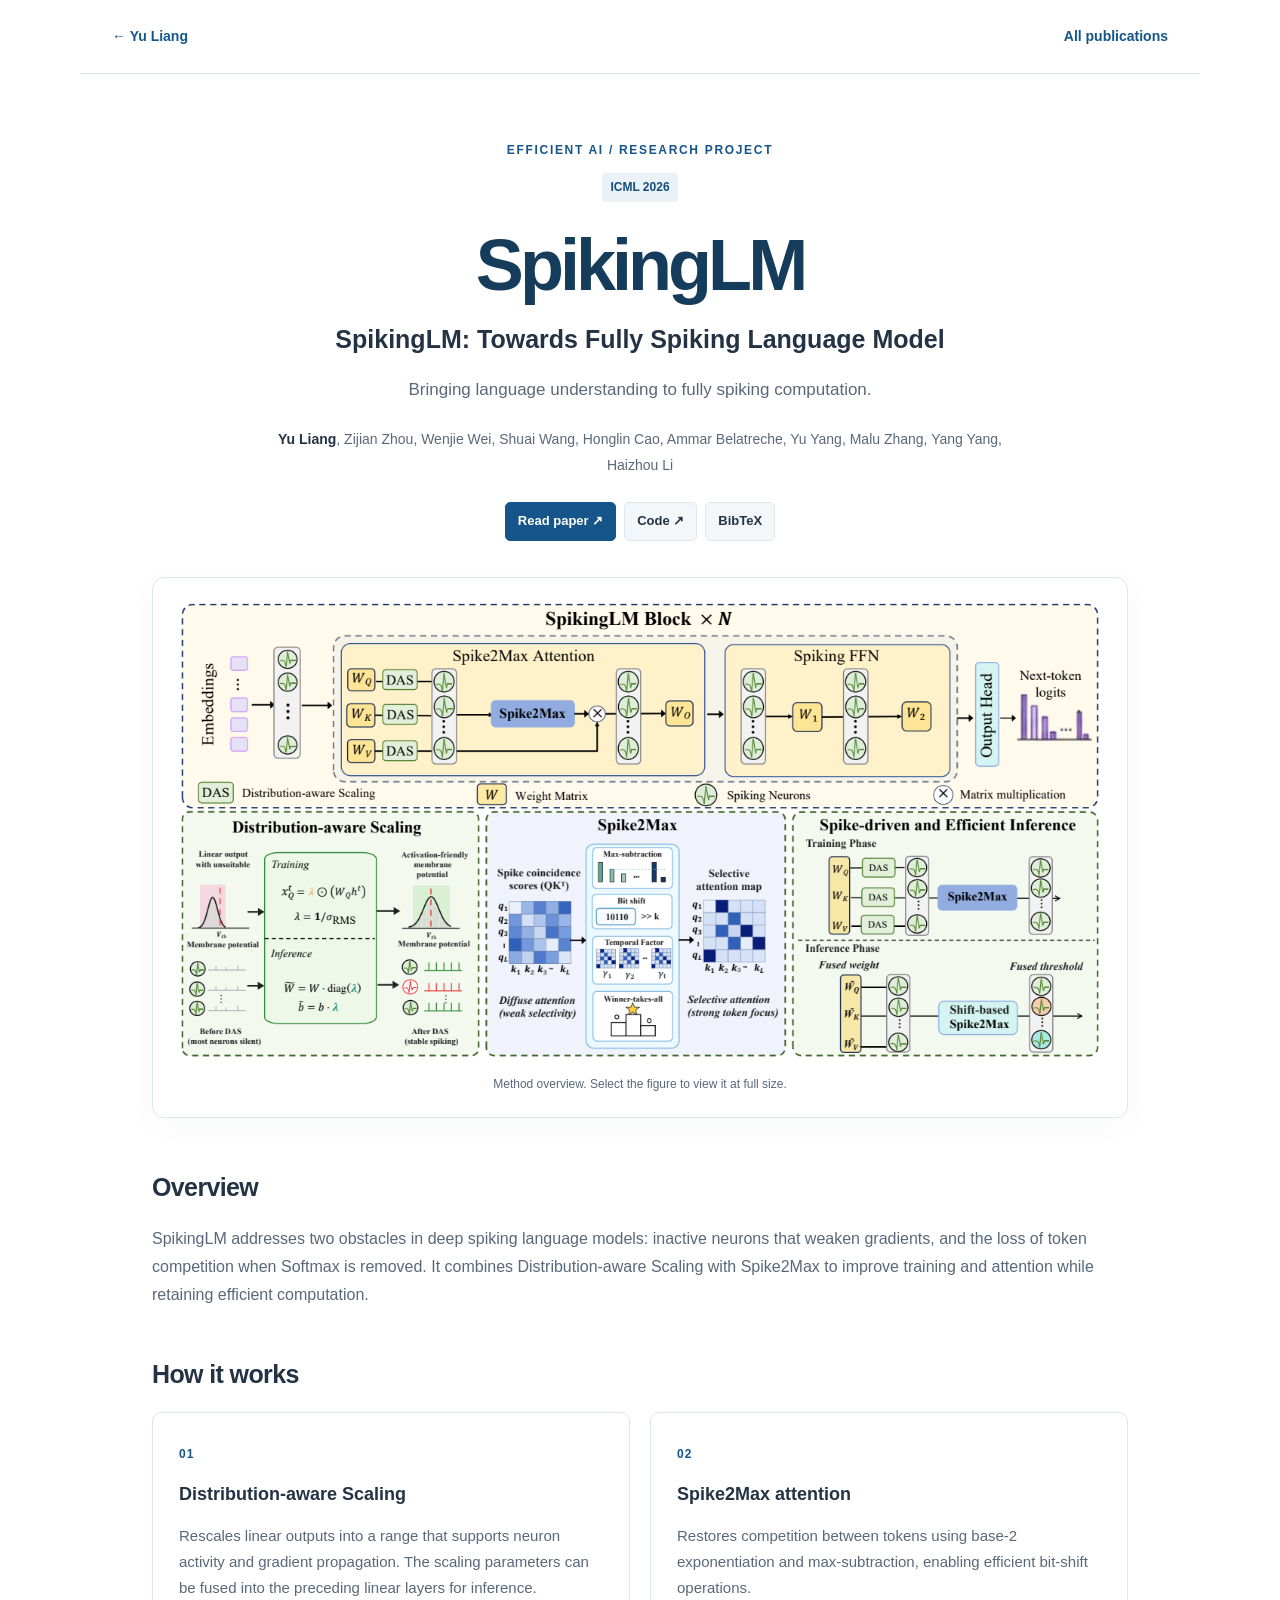
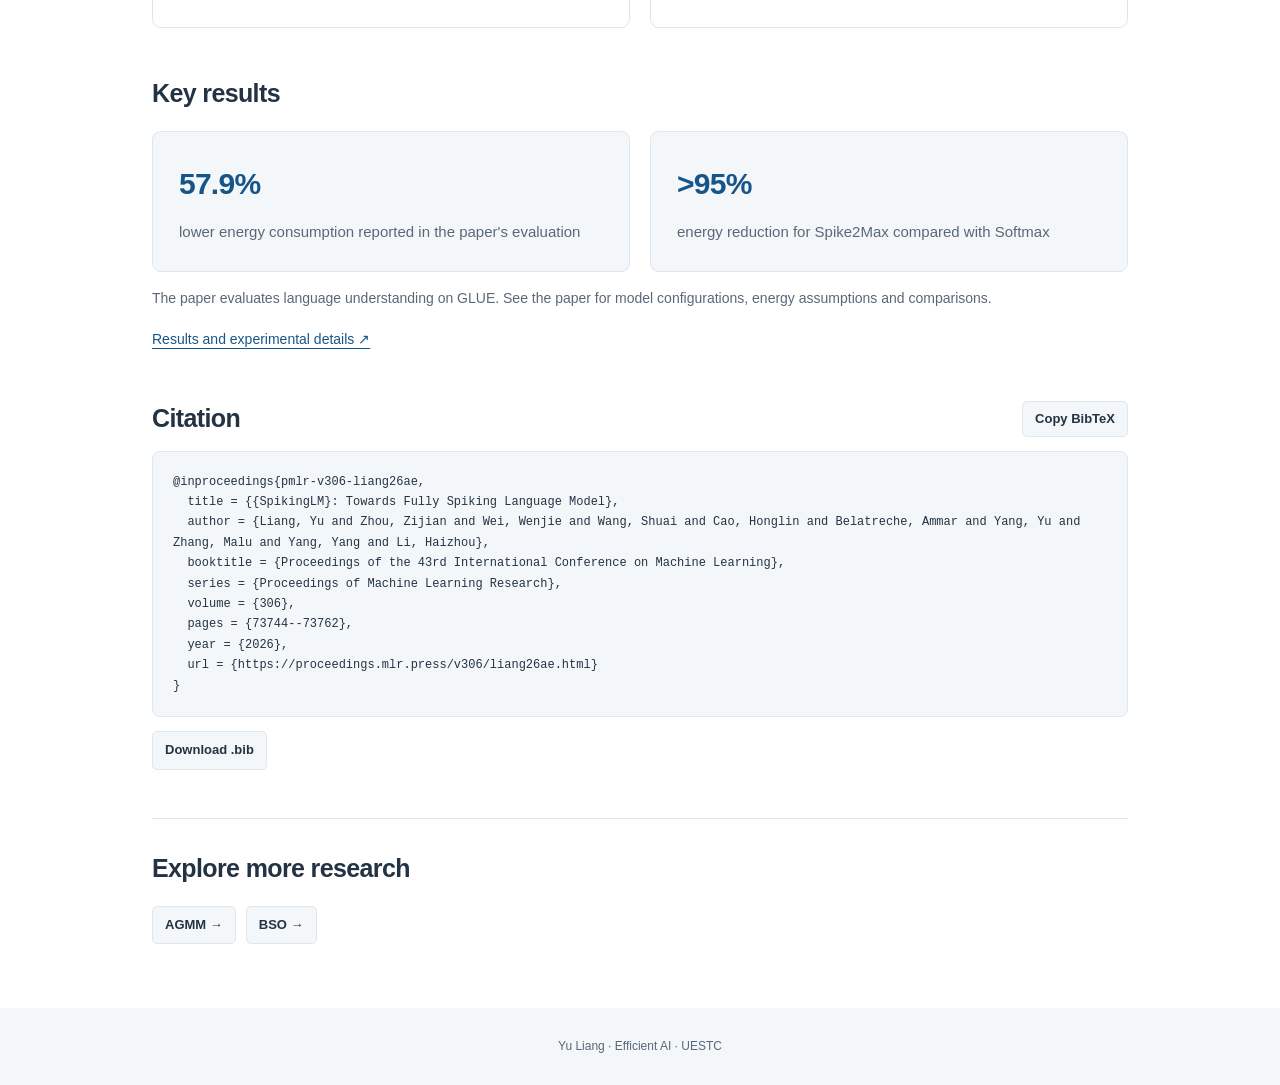
<file: projects/spikinglm/index.html>
<!DOCTYPE html><html lang="en"><head><meta charset="utf-8"><meta name="viewport" content="width=device-width,initial-scale=1"><title>SpikingLM: Towards Fully Spiking Language Model | Yu Liang</title><meta name="description" content="Bringing language understanding to fully spiking computation."><meta name="author" content="Yu Liang"><link rel="canonical" href="https://hamings1.github.io/projects/spikinglm/"><meta property="og:title" content="SpikingLM: Towards Fully Spiking Language Model | Yu Liang"><meta property="og:description" content="Bringing language understanding to fully spiking computation."><meta property="og:url" content="https://hamings1.github.io/projects/spikinglm/"><meta property="og:type" content="website"><meta property="og:site_name" content="Yu Liang | Efficient AI"><meta name="twitter:card" content="summary_large_image"><meta name="twitter:title" content="SpikingLM: Towards Fully Spiking Language Model | Yu Liang"><meta name="twitter:description" content="Bringing language understanding to fully spiking computation."><meta property="og:image" content="https://hamings1.github.io/papers/spikinglm.png"><meta name="twitter:image" content="https://hamings1.github.io/papers/spikinglm.png"><link rel="icon" href="/favicon.svg"><link rel="stylesheet" href="/assets/discovery.css?v=20261028"><script src="/assets/discovery.js?v=20261029-polish" defer=""></script><script type="application/ld+json">{"@context":"https://schema.org","@type":"ScholarlyArticle","headline":"SpikingLM: Towards Fully Spiking Language Model","name":"SpikingLM: Towards Fully Spiking Language Model","url":"https://hamings1.github.io/projects/spikinglm/","author":[{"@type":"Person","name":"Yu Liang","@id":"https://hamings1.github.io/#person"},{"@type":"Person","name":"Zijian Zhou"},{"@type":"Person","name":"Wenjie Wei"},{"@type":"Person","name":"Shuai Wang"},{"@type":"Person","name":"Honglin Cao"},{"@type":"Person","name":"Ammar Belatreche"},{"@type":"Person","name":"Yu Yang"},{"@type":"Person","name":"Malu Zhang"},{"@type":"Person","name":"Yang Yang"},{"@type":"Person","name":"Haizhou Li"}],"image":"https://hamings1.github.io/papers/spikinglm.png","description":"SpikingLM addresses two obstacles in deep spiking language models: inactive neurons that weaken gradients, and the loss of token competition when Softmax is removed. It combines Distribution-aware Scaling with Spike2Max to improve training and attention while retaining efficient computation.","sameAs":"https://proceedings.mlr.press/v306/liang26ae.html"}</script></head><body class="project-body"><a class="skip-link" href="#main">Skip to content</a><nav class="project-nav" aria-label="Main navigation"><a href="/">← Yu Liang</a><a href="/publications/">All publications</a></nav><main id="main" class="project-page"><header class="project-hero"><p class="eyebrow">EFFICIENT AI / RESEARCH PROJECT</p><div class="publication-badges"><span class="venue-label">ICML 2026</span></div><h1>SpikingLM</h1><p class="project-full-title">SpikingLM: Towards Fully Spiking Language Model</p><p class="project-tagline">Bringing language understanding to fully spiking computation.</p><p class="publication-authors"><strong>Yu Liang</strong>, Zijian Zhou, Wenjie Wei, Shuai Wang, Honglin Cao, Ammar Belatreche, Yu Yang, Malu Zhang, Yang Yang, Haizhou Li</p><div class="paper-links"><a href="https://proceedings.mlr.press/v306/liang26ae.html" class="paper-button project-button" target="_blank" rel="noopener noreferrer">Read paper ↗</a><a href="https://github.com/hamings1/SpikingLM" class="paper-button" target="_blank" rel="noopener noreferrer">Code ↗</a><a href="#citation" class="paper-button">BibTeX</a></div></header><figure class="project-figure"><a href="/papers/spikinglm.png" aria-label="View full-size method figure"><img src="/papers/spikinglm.png" alt="SpikingLM architecture with Distribution-aware Scaling and Spike2Max attention" width="1200" height="600"></a><figcaption>Method overview. Select the figure to view it at full size.</figcaption></figure><section><h2>Overview</h2><p>SpikingLM addresses two obstacles in deep spiking language models: inactive neurons that weaken gradients, and the loss of token competition when Softmax is removed. It combines Distribution-aware Scaling with Spike2Max to improve training and attention while retaining efficient computation.</p></section><section><h2>How it works</h2><div class="method-grid"><article><span class="method-number">01</span><h3>Distribution-aware Scaling</h3><p>Rescales linear outputs into a range that supports neuron activity and gradient propagation. The scaling parameters can be fused into the preceding linear layers for inference.</p></article><article><span class="method-number">02</span><h3>Spike2Max attention</h3><p>Restores competition between tokens using base-2 exponentiation and max-subtraction, enabling efficient bit-shift operations.</p></article></div></section><section><h2>Key results</h2><div class="result-grid"><article><strong>57.9%</strong><p>lower energy consumption reported in the paper's evaluation</p></article><article><strong>&gt;95%</strong><p>energy reduction for Spike2Max compared with Softmax</p></article></div><p class="result-note">The paper evaluates language understanding on GLUE. See the paper for model configurations, energy assumptions and comparisons.</p><a href="https://proceedings.mlr.press/v306/liang26ae.html" class="source-link" target="_blank" rel="noopener noreferrer">Results and experimental details ↗</a></section><section id="citation"><div class="citation-heading"><h2>Citation</h2><button type="button" class="paper-button" data-copy-citation="project-bibtex">Copy BibTeX</button></div><pre id="project-bibtex"><code>@inproceedings{pmlr-v306-liang26ae,
  title = {{SpikingLM}: Towards Fully Spiking Language Model},
  author = {Liang, Yu and Zhou, Zijian and Wei, Wenjie and Wang, Shuai and Cao, Honglin and Belatreche, Ammar and Yang, Yu and Zhang, Malu and Yang, Yang and Li, Haizhou},
  booktitle = {Proceedings of the 43rd International Conference on Machine Learning},
  series = {Proceedings of Machine Learning Research},
  volume = {306},
  pages = {73744--73762},
  year = {2026},
  url = {https://proceedings.mlr.press/v306/liang26ae.html}
}</code></pre><a href="/papers/liang2026spikinglm.bib" class="paper-button">Download .bib</a></section><nav aria-label="Other research projects" class="related-projects"><h2>Explore more research</h2><a href="/projects/agmm/" class="paper-button">AGMM →</a><a href="/projects/bso/" class="paper-button">BSO →</a></nav></main><footer class="project-footer">Yu Liang · Efficient AI · UESTC</footer></body></html>
</file>
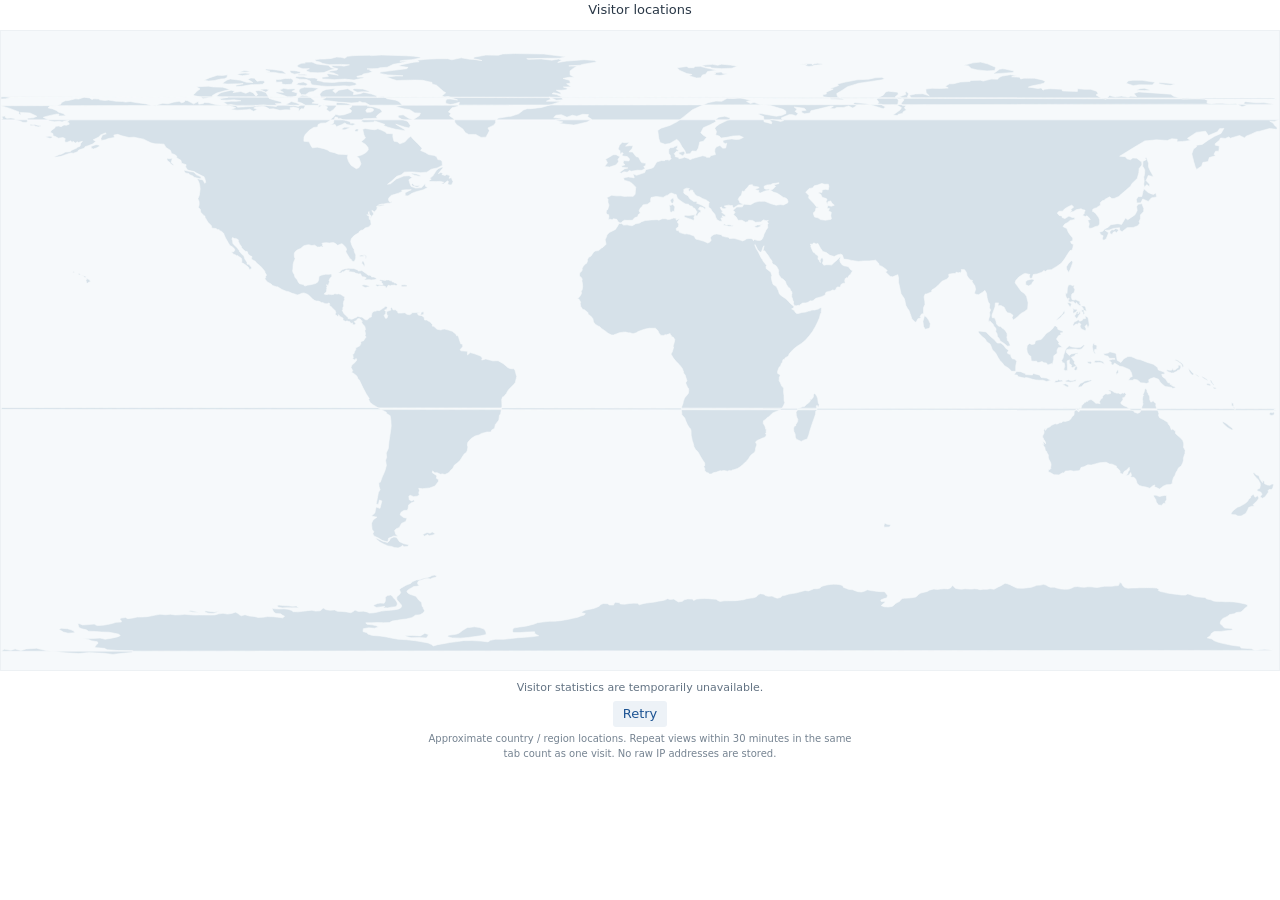
<file: visitors.html>
<!doctype html>
<html lang="en">
<head>
  <meta charset="utf-8">
  <meta name="viewport" content="width=device-width, initial-scale=1">
  <meta name="robots" content="noindex">
  <title>Visitor locations</title>
  <style>
    *{box-sizing:border-box}body{margin:0;font:13px/1.5 system-ui,sans-serif;color:#637383;background:transparent;text-align:center}
    #world-map{display:block;width:100%;height:auto;border:1px solid #edf1f4;background:#f6f9fb}
    #map-points circle{fill:#2563eb;fill-opacity:.72;stroke:#fff;stroke-width:1.2;cursor:help}
    #map-points circle:hover,#map-points circle:focus{fill:#1748bb;fill-opacity:1;stroke-width:2;outline:none}
    p{margin:0 0 10px}#map-status{display:block;margin:9px 0 5px;font-size:11px}
    #visit-total{font-weight:500;color:#293746}details{font-size:11px}summary{cursor:pointer}ul{list-style:none;padding:0;margin:7px 0;display:flex;justify-content:center;gap:4px 16px;flex-wrap:wrap;max-height:64px;overflow:auto}
    #retry{background:#edf2f7;color:#1b5292;border:0;border-radius:3px;padding:3px 10px;cursor:pointer;font:inherit}
    .privacy{margin:4px auto 0;font-size:10px;color:#758391;max-width:440px}
  </style>
</head>
<body>
  <p id="visit-total">Visitor locations</p>
  <svg id="world-map" viewBox="0 0 720 360" role="img" aria-label="World map; visitor statistics are not yet enabled">
    <image href="/assets/world-map.svg" width="720" height="360"/>
    <g id="map-points"></g>
  </svg>
  <p id="map-status" role="status" aria-live="polite">Loading visitor statistics…</p>
  <button id="retry" type="button" hidden>Retry</button>
  <details id="country-details" hidden><summary>Visits by country / region</summary><ul id="country-list"></ul></details>
  <p class="privacy">Approximate country / region locations. Repeat views within 30 minutes in the same tab count as one visit. No raw IP addresses are stored.</p>
  <noscript><p>Enable JavaScript to display visitor statistics.</p></noscript>
  <script src="/assets/visitor-cloudflare.js?v=2"></script>
</body>
</html>
</file>
<file: assets/discovery.css>
:root { --discovery-ink:#243344; --discovery-muted:#596879; --discovery-line:#dfe6ec; --discovery-blue:#165589; --discovery-surface:#f3f7fa; }
.dark { --discovery-ink:#e7edf4; --discovery-muted:#b3c0cf; --discovery-line:#354456; --discovery-blue:#9eccf1; --discovery-surface:#1c2938; }
.eyebrow { color:var(--discovery-blue); font-size:12px; font-weight:700; letter-spacing:.14em; }
.publication-directory { color:var(--discovery-ink); }
.publication-directory header { margin-bottom:32px; }
.publication-directory h1 { font-size:clamp(30px,4vw,42px); font-weight:700; letter-spacing:-.035em; margin:8px 0 12px; }
.publication-directory header>p:last-child { color:var(--discovery-muted); line-height:1.8; max-width:680px; }
.publication-filters { display:flex; flex-wrap:wrap; gap:14px; padding:20px; border:1px solid var(--discovery-line); border-radius:10px; background:var(--discovery-surface); align-items:end; }
.publication-filters label { display:flex; flex-direction:column; gap:8px; font-size:13px; font-weight:600; }
.publication-filters .publication-search { flex:1 1 230px; }
.publication-filters input,.publication-filters select { background:var(--color-background,#fff); color:var(--discovery-ink); border:1px solid var(--discovery-line); border-radius:6px; padding:11px 12px; min-height:44px; font:inherit; font-weight:400; max-width:100%; }
.dark .publication-filters input,.dark .publication-filters select { background:#111b26; }
.publication-count { font-size:13px; color:var(--discovery-muted); margin:18px 0; }
.publication-record { padding:26px 0; border-top:1px solid var(--discovery-line); scroll-margin-top:100px; }
.publication-record[hidden],.publication-empty[hidden] { display:none; }
.publication-record h2 { font-size:19px; line-height:1.5; font-weight:650; margin:12px 0 8px; }
.publication-title { color:inherit; text-decoration:none; }
.publication-title:hover { color:var(--discovery-blue); }
.publication-authors { font-size:14px; line-height:1.85; color:var(--discovery-muted); }
.publication-authors strong { color:var(--discovery-ink); font-weight:700; }
.publication-topics { font-size:12px; color:var(--discovery-muted); margin:10px 0 14px; }
.publication-badges { display:flex; align-items:center; flex-wrap:wrap; gap:8px; }
.publication-badges .venue-label { background:#eaf1f7; color:#174e7c; border-radius:4px; padding:4px 8px; font-size:12px; font-weight:650; }
.paper-distinction { display:inline-block; background:#fff0d2; color:#805200; border:1px solid #ebd39f; border-radius:4px; padding:2px 7px; font-size:11px; font-weight:700; line-height:1.5; }
.dark .paper-distinction { color:#ffdd9a; background:#4c3b1e; border-color:#7e6432; }
.paper-links { display:flex; flex-wrap:wrap; align-items:center; gap:8px; }
.publication-directory .paper-button,.project-body .paper-button { display:inline-flex; align-items:center; justify-content:center; min-height:36px; border:1px solid var(--discovery-line); border-radius:5px; padding:7px 12px; background:var(--discovery-surface); color:var(--discovery-ink); font-size:13px; font-weight:600; text-decoration:none; cursor:pointer; }
.publication-directory .project-button,.project-body .project-button { background:#165589; border-color:#165589; color:white; }
.paper-button:hover { filter:brightness(.95); }
.publication-directory a:focus-visible,.publication-directory button:focus-visible,.publication-directory input:focus-visible,.publication-directory select:focus-visible,.project-body :focus-visible { outline:2px solid var(--discovery-blue); outline-offset:4px; }
.citation { margin-top:14px; font-size:13px; }
.citation summary { color:var(--discovery-blue); cursor:pointer; width:fit-content; padding:5px 0; }
.citation pre,.project-page pre { white-space:pre-wrap; overflow-wrap:anywhere; font-size:12px; line-height:1.7; background:var(--discovery-surface); border:1px solid var(--discovery-line); border-radius:8px; padding:20px; margin:14px 0; }
.publication-empty { padding:32px 0; color:var(--discovery-muted); }
/* Standalone project pages are fully readable without JavaScript. */
.project-body { margin:0; background:#fff; color:var(--discovery-ink); font:16px/1.75 -apple-system,BlinkMacSystemFont,"Segoe UI",Arial,sans-serif; }
.project-body * { box-sizing:border-box; }
.project-body a { color:var(--discovery-blue); text-underline-offset:4px; }
.project-nav { max-width:1120px; margin:auto; padding:24px 32px; display:flex; justify-content:space-between; border-bottom:1px solid var(--discovery-line); font-size:14px; }
.project-nav a { text-decoration:none; font-weight:600; }
.project-page { max-width:1040px; margin:auto; padding:54px 32px 64px; }
.project-hero { max-width:900px; margin:0 auto 36px; text-align:center; }
.project-hero .publication-badges,.project-hero .paper-links { justify-content:center; }
.project-hero h1 { font-size:clamp(42px,7vw,72px); line-height:1.1; letter-spacing:-.055em; margin:24px 0 16px; color:#163c5b; }
.project-full-title { font-size:clamp(19px,2.5vw,25px); font-weight:600; line-height:1.45; margin:0 0 18px; }
.project-tagline { color:var(--discovery-muted); font-size:17px; margin:0 0 22px; }
.project-hero .publication-authors { max-width:760px; margin:0 auto 24px; }
.project-figure { margin:0 0 52px; padding:22px; border:1px solid var(--discovery-line); border-radius:12px; box-shadow:0 8px 30px #24334408; }
.project-figure img { display:block; width:100%; height:auto; object-fit:contain; }
.project-figure figcaption { color:var(--discovery-muted); text-align:center; font-size:12px; margin-top:12px; }
.project-page section,.related-projects { margin-top:48px; scroll-margin-top:24px; }
.project-page h2 { font-size:25px; letter-spacing:-.025em; line-height:1.4; margin:0 0 20px; }
.project-page section>p { color:var(--discovery-muted); }
.method-grid,.result-grid { display:grid; grid-template-columns:1fr 1fr; gap:20px; }
.method-grid article,.result-grid article { padding:26px; border:1px solid var(--discovery-line); border-radius:9px; }
.method-number { font-size:12px; font-weight:700; letter-spacing:.1em; color:var(--discovery-blue); }
.method-grid h3 { font-size:18px; margin:12px 0; }
.method-grid p,.result-grid p { font-size:15px; color:var(--discovery-muted); margin:0; }
.result-grid article { background:var(--discovery-surface); }
.result-grid strong { display:block; font-size:clamp(20px,3vw,30px); color:var(--discovery-blue); letter-spacing:-.025em; margin-bottom:8px; }
.result-note { font-size:14px; }
.source-link { font-size:14px; }
.citation-heading { display:flex; align-items:center; justify-content:space-between; gap:16px; }
.citation-heading h2 { margin-bottom:0; }
.related-projects { border-top:1px solid var(--discovery-line); padding-top:32px; }
.related-projects .paper-button { margin-right:10px; }
.project-footer { text-align:center; padding:28px; background:var(--discovery-surface); font-size:12px; color:var(--discovery-muted); }
.skip-link { position:absolute; top:-80px; left:16px; background:white; padding:12px; z-index:100; }
.skip-link:focus { top:8px; }
@media(max-width:600px) {
  .publication-filters { padding:14px; gap:12px; }
  .publication-filters label { flex:1 1 140px; min-width:0; }
  .publication-filters .publication-search { flex-basis:100%; }
  .publication-directory .paper-button,.project-body .paper-button { min-height:44px; padding:10px 14px; }
  .publication-record h2 { font-size:17px; }
  .project-nav { padding:18px 20px; }
  .project-page { padding:36px 20px 48px; }
  .project-figure { padding:10px; margin-bottom:34px; }
  .method-grid,.result-grid { grid-template-columns:1fr; gap:14px; }
  .method-grid article,.result-grid article { padding:20px; }
  .project-page section { margin-top:34px; }
  .citation-heading { align-items:start; flex-direction:column; }
}
</file>
<file: assets/homepage.css>
/* Widen only the homepage, including client-side navigation back to About. */
main > .max-w-6xl:has(#about.home-content), body:has(#about.home-content) .max-w-7xl, body:has(#about.home-content) footer > .max-w-6xl { max-width:1600px; }
@media(min-width:1024px) {
  main > .max-w-6xl:has(#about.home-content), body:has(#about.home-content) .max-w-7xl, body:has(#about.home-content) footer > .max-w-6xl { padding-inline:32px; }
  main > .max-w-6xl:has(#about.home-content) > .grid { grid-template-columns:300px minmax(0,1fr); gap:48px; }
  main > .max-w-6xl:has(#about.home-content) > .grid > div { grid-column:span 1; min-width:0; }
  #about.home-content { --home-section-gap:44px; }
}
@media(min-width:1440px) {
  main > .max-w-6xl:has(#about.home-content), body:has(#about.home-content) .max-w-7xl, body:has(#about.home-content) footer > .max-w-6xl { padding-inline:48px; }
  main > .max-w-6xl:has(#about.home-content) > .grid { grid-template-columns:320px minmax(0,1fr); gap:64px; }
}
#about.home-content { --home-rule: #e5eaf0; --home-muted: #596879; --home-link: #165589; --home-soft:#f4f7fa; color: var(--color-primary, #283440); }
#about.home-content > section + section { margin-top:var(--home-section-gap,32px); }
.dark #about.home-content { --home-rule: #354052; --home-muted: #b0bbcc; --home-link: #a5c9f4; --home-soft:#1c2938; color: #e5eaf2; }
.home-content .home-heading { display:flex; align-items:center; justify-content:space-between; gap:16px; border-bottom:1px solid var(--home-rule); padding-bottom:12px; margin-bottom:20px; }
.home-content h2 { display:flex; align-items:center; gap:11px; font-size:23px; font-weight:650; line-height:1.35; letter-spacing:-.02em; }
.home-content .home-heading h2>svg { width:22px; height:22px; flex-shrink:0; color:var(--home-muted); }
.home-content .home-about { font-size:16px; line-height:1.85; }
.home-content .home-about p + p { margin-top:13px; }
.home-content .research-statement { font-size:19px; line-height:1.6; font-weight:600; letter-spacing:-.01em; margin-bottom:18px; color:inherit; }
.home-content .news-archive { margin-top:12px; }
.home-content .news-archive summary { cursor:pointer; color:var(--home-link); font-size:13px; padding:8px 0; width:fit-content; }
.home-content .publication-year { margin-top:24px; }
.home-content .publication-year h4 { color:var(--home-muted); font-size:13px; font-weight:600; margin-bottom:10px; }
.home-content .paper-venue,.home-content .other-paper-venue { display:inline-flex; flex-wrap:wrap; align-items:center; gap:7px; }
.home-content .home-about a,.home-content .view-all { color:var(--home-link); }
.home-content a:hover { text-decoration:underline; text-underline-offset:3px; }
.home-content a:focus-visible,.home-content button:focus-visible,.home-content summary:focus-visible { outline:2px solid var(--home-link); outline-offset:4px; }
/* Align section bodies with their headings across the full right column. */
.home-content .home-about,.home-content .home-news,.home-content .news-archive,.home-content .other-publications,.home-content .home-services { width:100%; min-width:0; }
.home-content .contact-panel { margin-top:18px; }
.home-content .contact-grid { display:flex; flex-wrap:wrap; align-items:center; gap:8px 24px; }
.home-content .contact-item { display:flex; align-items:center; gap:4px; min-width:0; }
.home-content .contact-info { display:flex; flex-wrap:wrap; align-items:baseline; gap:4px 9px; min-width:0; }
.home-content .contact-label { font-size:13px; color:var(--home-muted); }
.home-content .contact-info a { font-size:14px; font-weight:500; white-space:nowrap; font-variant-numeric:tabular-nums; }
.home-content .contact-copy { display:grid; place-items:center; width:32px; height:32px; flex-shrink:0; padding:7px; color:var(--home-muted); border:0; border-radius:4px; background:transparent; cursor:pointer; }
.home-content .contact-copy svg { width:14px; height:14px; }
.home-content .contact-copy:hover { color:var(--home-link); background:var(--home-soft); }
.home-content .contact-status { min-height:18px; margin:4px 0 0; font-size:12px; line-height:1.5; color:var(--home-link); }
.home-content .home-news { list-style:none; margin:0; padding:0; }
.home-content .home-news li { display:flex; gap:18px; font-size:15px; line-height:1.7; margin:8px 0; }
.home-content .home-news time { flex:0 0 76px; white-space:nowrap; color:var(--home-muted); font-variant-numeric:tabular-nums; }
.home-content .view-all { font-size:13px; white-space:nowrap; }
.home-content .paper-list { display:grid; gap:36px; }
.home-content .paper-row { display:grid; grid-template-columns:min(370px,40%) minmax(0,1fr); align-items:start; gap:28px; }
.home-content .paper-visual { min-width:0; }
.home-content .paper-figure { display:block; overflow:hidden; border:1px solid var(--home-rule); border-radius:9px; background:#fff;  color:var(--home-muted); }
.home-content .paper-figure:hover { border-color:var(--home-link); text-decoration:none; }
.home-content .paper-image-canvas { display:grid; place-items:center; aspect-ratio:2 / 1; padding:14px; box-sizing:border-box; }
.home-content .paper-figure img { width:100%; height:100%; min-height:0; min-width:0; object-fit:contain; display:block; }
.home-content .paper-venue { margin-bottom:10px; }
.home-content .venue-label { display:inline-block; padding:3px 8px; background:#eaf1f7; color:#174e7c; border-radius:4px; font-size:12px; font-weight:650; line-height:1.6; }
.dark .home-content .venue-label { background:#243c53; color:#b9d9f4; }
.home-content .paper-title { font-size:18px; font-weight:600; line-height:1.5; margin:0 0 10px; }
.home-content .paper-title a { color:inherit; }
.home-content .paper-details { list-style:none; padding:0; margin:0; font-size:14px; line-height:1.8; }
.home-content .paper-details li + li { margin-top:10px; }
.home-content .paper-authors { color:var(--home-muted); }
.home-content .paper-authors strong { color:var(--color-primary,#283440); font-weight:700; }
.home-content .paper-links { display:flex; gap:8px; flex-wrap:wrap; align-items:center; }
.home-content .paper-button { display:inline-flex; gap:6px; align-items:center; justify-content:center; min-height:34px; background:var(--home-soft); color:var(--home-link); border:1px solid var(--home-rule); border-radius:5px; padding:6px 10px; font-size:12px; font-weight:600; line-height:1.5; }
.home-content .paper-button:hover { text-decoration:none; border-color:var(--home-link); }
.home-content .paper-button svg { width:14px; height:14px; }
.home-content .paper-button.project-button { background:#165589; color:#fff; border-color:#165589; }
.home-content .other-publications { margin-top:36px; scroll-margin-top:100px; }
.home-content .other-publications h3 { font-size:18px; font-weight:650; margin-bottom:12px; }
.home-content .other-paper-list { list-style:disc; padding-left:22px; font-size:15px; line-height:1.65; }
.home-content .other-paper + .other-paper { margin-top:12px; }
.home-content .other-paper { scroll-margin-top:100px; overflow-wrap:anywhere; }
.home-content .other-paper-title a { color:inherit; }
.home-content .other-paper-venue { vertical-align:middle; }
.home-content .other-paper-authors { margin:2px 0 4px; color:var(--home-muted); }
.home-content .other-paper-authors strong { color:var(--color-primary,#283440); font-weight:700; }
.dark .home-content .paper-authors strong,.dark .home-content .other-paper-authors strong { color:#e5eaf2; }
.home-content .home-services { display:grid; grid-template-columns:minmax(0,1fr) minmax(0,1.5fr); gap:28px; font-size:15px; line-height:1.8; }
.home-content .home-services h3 { font-size:16px; font-weight:600; margin-bottom:8px; }
.home-content .home-services ul { list-style:disc; padding-left:20px; }
.home-content .home-services li + li { margin-top:4px; }
@media(max-width:600px) { .home-content .home-services { grid-template-columns:1fr; gap:20px; } }
.dark .home-content .paper-button { background:#293446; border-color:#435065; color:#c4e0f7; }
.dark .home-content .paper-button.project-button { background:#245e90; color:#fff; border-color:#397bac; }
.home-content .visitor-frame { display:block; width:100%; max-width:500px; height:400px; border:0; margin:0 auto; color-scheme:light; }
@media(max-width:767px) { .home-content .paper-row { grid-template-columns:1fr; gap:18px; } .home-content .paper-figure { width:100%; max-width:470px; margin:0 auto; } .home-content .paper-list { gap:35px; } .home-content .paper-title { font-size:18px; } .home-content .paper-details { font-size:14px; } .home-content .home-heading { margin-bottom:24px; } .home-content .visitor-frame { height:360px; } .home-content .paper-button { min-height:44px; padding:8px 12px; font-size:13px; } .home-content .home-news li { gap:12px; } }

.home-content .paper-copy { min-width:0; }
.home-content .home-news strong { font-weight:600; }
.home-content .home-news a { color:var(--home-link); }
.home-content .home-news a:hover { color:var(--home-link); }
.home-content .other-paper-links { color:var(--home-muted); font-size:13px; line-height:1.7; }
.home-content .inline-link { color:var(--home-link); text-decoration:none; }
.home-content .inline-link:hover { text-decoration:underline; }
@media(max-width:767px) { .home-content .contact-copy { width:44px; height:44px; } .home-content .contact-grid { gap:0 16px; } .home-content .inline-link { display:inline-flex; align-items:center; min-height:44px; } }
</file>
<file: _next/static/css/92b53c90e215dddf.css>
/*! tailwindcss v4.1.10 | MIT License | https://tailwindcss.com */@layer properties{@supports (((-webkit-hyphens:none)) and (not (margin-trim:inline))) or ((-moz-orient:inline) and (not (color:rgb(from red r g b)))){*,::backdrop,:after,:before{--tw-translate-x:0;--tw-translate-y:0;--tw-translate-z:0;--tw-rotate-x:initial;--tw-rotate-y:initial;--tw-rotate-z:initial;--tw-skew-x:initial;--tw-skew-y:initial;--tw-space-y-reverse:0;--tw-space-x-reverse:0;--tw-border-style:solid;--tw-leading:initial;--tw-font-weight:initial;--tw-shadow:0 0 #0000;--tw-shadow-color:initial;--tw-shadow-alpha:100%;--tw-inset-shadow:0 0 #0000;--tw-inset-shadow-color:initial;--tw-inset-shadow-alpha:100%;--tw-ring-color:initial;--tw-ring-shadow:0 0 #0000;--tw-inset-ring-color:initial;--tw-inset-ring-shadow:0 0 #0000;--tw-ring-inset:initial;--tw-ring-offset-width:0px;--tw-ring-offset-color:#fff;--tw-ring-offset-shadow:0 0 #0000;--tw-blur:initial;--tw-brightness:initial;--tw-contrast:initial;--tw-grayscale:initial;--tw-hue-rotate:initial;--tw-invert:initial;--tw-opacity:initial;--tw-saturate:initial;--tw-sepia:initial;--tw-drop-shadow:initial;--tw-drop-shadow-color:initial;--tw-drop-shadow-alpha:100%;--tw-drop-shadow-size:initial;--tw-backdrop-blur:initial;--tw-backdrop-brightness:initial;--tw-backdrop-contrast:initial;--tw-backdrop-grayscale:initial;--tw-backdrop-hue-rotate:initial;--tw-backdrop-invert:initial;--tw-backdrop-opacity:initial;--tw-backdrop-saturate:initial;--tw-backdrop-sepia:initial;--tw-duration:initial;--tw-ease:initial;--tw-scale-x:1;--tw-scale-y:1;--tw-scale-z:1}}}@layer theme{:host,:root{--font-sans:"Inter",-apple-system,BlinkMacSystemFont,"Segoe UI",Roboto,sans-serif;--color-red-50:oklch(97.1% .013 17.38);--color-red-400:oklch(70.4% .191 22.216);--color-red-600:oklch(57.7% .245 27.325);--color-red-900:oklch(39.6% .141 25.723);--color-white:#fff;--spacing:.25rem;--container-2xl:42rem;--container-3xl:48rem;--container-4xl:56rem;--container-6xl:72rem;--container-7xl:80rem;--text-xs:.75rem;--text-xs--line-height:calc(1/.75);--text-sm:.875rem;--text-sm--line-height:calc(1.25/.875);--text-base:1rem;--text-base--line-height:calc(1.5/1);--text-lg:1.125rem;--text-lg--line-height:calc(1.75/1.125);--text-xl:1.25rem;--text-xl--line-height:calc(1.75/1.25);--text-2xl:1.5rem;--text-2xl--line-height:calc(2/1.5);--text-3xl:1.875rem;--text-3xl--line-height:calc(2.25/1.875);--text-4xl:2.25rem;--text-4xl--line-height:calc(2.5/2.25);--font-weight-medium:500;--font-weight-semibold:600;--font-weight-bold:700;--leading-tight:1.25;--leading-relaxed:1.625;--radius-md:.375rem;--radius-lg:.5rem;--radius-xl:.75rem;--radius-2xl:1rem;--ease-out:cubic-bezier(0,0,.2,1);--animate-pulse:pulse 2s cubic-bezier(.4,0,.6,1)infinite;--blur-xl:24px;--aspect-video:16/9;--default-transition-duration:.15s;--default-transition-timing-function:cubic-bezier(.4,0,.2,1);--default-font-family:"Inter",-apple-system,BlinkMacSystemFont,"Segoe UI",Roboto,sans-serif;--default-mono-font-family:"SF Mono",Monaco,"Cascadia Code","Roboto Mono",Consolas,"Courier New",monospace;--line-height-normal:1.5;--shadow-glass:0 8px 32px 0 #1f26875e}}@layer base{*,::backdrop,:after,:before{box-sizing:border-box;border:0 solid;margin:0;padding:0}::file-selector-button{box-sizing:border-box;border:0 solid;margin:0;padding:0}:host,html{-webkit-text-size-adjust:100%;tab-size:4;line-height:1.5;font-family:var(--default-font-family,ui-sans-serif,system-ui,sans-serif,"Apple Color Emoji","Segoe UI Emoji","Segoe UI Symbol","Noto Color Emoji");font-feature-settings:var(--default-font-feature-settings,normal);font-variation-settings:var(--default-font-variation-settings,normal);-webkit-tap-highlight-color:transparent}hr{height:0;color:inherit;border-top-width:1px}abbr:where([title]){-webkit-text-decoration:underline dotted;text-decoration:underline dotted}h1,h2,h3,h4,h5,h6{font-size:inherit;font-weight:inherit}a{color:inherit;-webkit-text-decoration:inherit;text-decoration:inherit}b,strong{font-weight:bolder}code,kbd,pre,samp{font-family:var(--default-mono-font-family,ui-monospace,SFMono-Regular,Menlo,Monaco,Consolas,"Liberation Mono","Courier New",monospace);font-feature-settings:var(--default-mono-font-feature-settings,normal);font-variation-settings:var(--default-mono-font-variation-settings,normal);font-size:1em}small{font-size:80%}sub,sup{vertical-align:baseline;font-size:75%;line-height:0;position:relative}sub{bottom:-.25em}sup{top:-.5em}table{text-indent:0;border-color:inherit;border-collapse:collapse}:-moz-focusring{outline:auto}progress{vertical-align:baseline}summary{display:list-item}menu,ol,ul{list-style:none}audio,canvas,embed,iframe,img,object,svg,video{vertical-align:middle;display:block}img,video{max-width:100%;height:auto}button,input,optgroup,select,textarea{font:inherit;font-feature-settings:inherit;font-variation-settings:inherit;letter-spacing:inherit;color:inherit;opacity:1;background-color:#0000;border-radius:0}::file-selector-button{font:inherit;font-feature-settings:inherit;font-variation-settings:inherit;letter-spacing:inherit;color:inherit;opacity:1;background-color:#0000;border-radius:0}:where(select:is([multiple],[size])) optgroup{font-weight:bolder}:where(select:is([multiple],[size])) optgroup option{padding-inline-start:20px}::file-selector-button{margin-inline-end:4px}::placeholder{opacity:1}@supports (not ((-webkit-appearance:-apple-pay-button))) or (contain-intrinsic-size:1px){::placeholder{color:currentColor}@supports (color:color-mix(in lab,red,red)){::placeholder{color:color-mix(in oklab,currentcolor 50%,transparent)}}}textarea{resize:vertical}::-webkit-search-decoration{-webkit-appearance:none}::-webkit-date-and-time-value{min-height:1lh;text-align:inherit}::-webkit-datetime-edit{display:inline-flex}::-webkit-datetime-edit-fields-wrapper{padding:0}::-webkit-datetime-edit,::-webkit-datetime-edit-year-field{padding-block:0}::-webkit-datetime-edit-day-field,::-webkit-datetime-edit-month-field{padding-block:0}::-webkit-datetime-edit-hour-field,::-webkit-datetime-edit-minute-field{padding-block:0}::-webkit-datetime-edit-millisecond-field,::-webkit-datetime-edit-second-field{padding-block:0}::-webkit-datetime-edit-meridiem-field{padding-block:0}:-moz-ui-invalid{box-shadow:none}button,input:where([type=button],[type=reset],[type=submit]){appearance:button}::file-selector-button{appearance:button}::-webkit-inner-spin-button,::-webkit-outer-spin-button{height:auto}[hidden]:where(:not([hidden=until-found])){display:none!important}}@layer components;@layer utilities{.sr-only{clip:rect(0,0,0,0);white-space:nowrap;border-width:0;width:1px;height:1px;margin:-1px;padding:0;overflow:hidden}.absolute,.sr-only{position:absolute}.fixed{position:fixed}.relative{position:relative}.static{position:static}.sticky{position:sticky}.inset-0{inset:calc(var(--spacing)*0)}.top-0{top:calc(var(--spacing)*0)}.top-1\/2{top:50%}.top-2{top:calc(var(--spacing)*2)}.top-8{top:calc(var(--spacing)*8)}.top-full{top:100%}.right-0{right:calc(var(--spacing)*0)}.right-2{right:calc(var(--spacing)*2)}.left-0{left:calc(var(--spacing)*0)}.left-1\/2{left:50%}.left-3{left:calc(var(--spacing)*3)}.z-10{z-index:10}.z-20{z-index:20}.z-40{z-index:40}.z-50{z-index:50}.mx-auto{margin-inline:auto}.my-4{margin-block:calc(var(--spacing)*4)}.mt-1{margin-top:calc(var(--spacing)*1)}.mt-2{margin-top:calc(var(--spacing)*2)}.mt-4{margin-top:calc(var(--spacing)*4)}.mt-6{margin-top:calc(var(--spacing)*6)}.mt-8{margin-top:calc(var(--spacing)*8)}.mt-auto{margin-top:auto}.mr-1{margin-right:calc(var(--spacing)*1)}.mr-1\.5{margin-right:calc(var(--spacing)*1.5)}.mr-2{margin-right:calc(var(--spacing)*2)}.mb-1{margin-bottom:calc(var(--spacing)*1)}.mb-2{margin-bottom:calc(var(--spacing)*2)}.mb-3{margin-bottom:calc(var(--spacing)*3)}.mb-4{margin-bottom:calc(var(--spacing)*4)}.mb-6{margin-bottom:calc(var(--spacing)*6)}.mb-8{margin-bottom:calc(var(--spacing)*8)}.ml-0{margin-left:calc(var(--spacing)*0)}.ml-2{margin-left:calc(var(--spacing)*2)}.ml-4{margin-left:calc(var(--spacing)*4)}.ml-10{margin-left:calc(var(--spacing)*10)}.line-clamp-2{-webkit-line-clamp:2}.line-clamp-2,.line-clamp-3{-webkit-box-orient:vertical;display:-webkit-box;overflow:hidden}.line-clamp-3{-webkit-line-clamp:3}.block{display:block}.contents{display:contents}.flex{display:flex}.grid{display:grid}.hidden{display:none}.inline-flex{display:inline-flex}.aspect-video{aspect-ratio:var(--aspect-video)}.h-0{height:calc(var(--spacing)*0)}.h-2\.5{height:calc(var(--spacing)*2.5)}.h-3{height:calc(var(--spacing)*3)}.h-4{height:calc(var(--spacing)*4)}.h-5{height:calc(var(--spacing)*5)}.h-6{height:calc(var(--spacing)*6)}.h-10{height:calc(var(--spacing)*10)}.h-16{height:calc(var(--spacing)*16)}.h-64{height:calc(var(--spacing)*64)}.h-full{height:100%}.min-h-screen{min-height:100vh}.w-0{width:calc(var(--spacing)*0)}.w-2\.5{width:calc(var(--spacing)*2.5)}.w-3{width:calc(var(--spacing)*3)}.w-4{width:calc(var(--spacing)*4)}.w-5{width:calc(var(--spacing)*5)}.w-6{width:calc(var(--spacing)*6)}.w-10{width:calc(var(--spacing)*10)}.w-16{width:calc(var(--spacing)*16)}.w-32{width:calc(var(--spacing)*32)}.w-64{width:calc(var(--spacing)*64)}.w-full{width:100%}.max-w-2xl{max-width:var(--container-2xl)}.max-w-3xl{max-width:var(--container-3xl)}.max-w-4xl{max-width:var(--container-4xl)}.max-w-6xl{max-width:var(--container-6xl)}.max-w-7xl{max-width:var(--container-7xl)}.max-w-\[calc\(100vw-2rem\)\]{max-width:calc(100vw - 2rem)}.flex-shrink-0{flex-shrink:0}.flex-grow{flex-grow:1}.-translate-x-1\/2{--tw-translate-x:calc(calc(1/2*100%)*-1)}.-translate-x-1\/2,.-translate-y-1\/2{translate:var(--tw-translate-x)var(--tw-translate-y)}.-translate-y-1\/2{--tw-translate-y:calc(calc(1/2*100%)*-1)}.-translate-y-full{--tw-translate-y:-100%;translate:var(--tw-translate-x)var(--tw-translate-y)}.transform{transform:var(--tw-rotate-x,)var(--tw-rotate-y,)var(--tw-rotate-z,)var(--tw-skew-x,)var(--tw-skew-y,)}.animate-pulse{animation:var(--animate-pulse)}.cursor-pointer{cursor:pointer}.scroll-mt-24{scroll-margin-top:calc(var(--spacing)*24)}.list-inside{list-style-position:inside}.list-decimal{list-style-type:decimal}.list-disc{list-style-type:disc}.grid-cols-1{grid-template-columns:repeat(1,minmax(0,1fr))}.flex-col{flex-direction:column}.flex-wrap{flex-wrap:wrap}.items-baseline{align-items:baseline}.items-center{align-items:center}.items-start{align-items:flex-start}.justify-between{justify-content:space-between}.justify-center{justify-content:center}.gap-2{gap:calc(var(--spacing)*2)}.gap-3{gap:calc(var(--spacing)*3)}.gap-4{gap:calc(var(--spacing)*4)}.gap-6{gap:calc(var(--spacing)*6)}.gap-12{gap:calc(var(--spacing)*12)}:where(.space-y-1>:not(:last-child)){--tw-space-y-reverse:0;margin-block-start:calc(calc(var(--spacing)*1)*var(--tw-space-y-reverse));margin-block-end:calc(calc(var(--spacing)*1)*calc(1 - var(--tw-space-y-reverse)))}:where(.space-y-2>:not(:last-child)){--tw-space-y-reverse:0;margin-block-start:calc(calc(var(--spacing)*2)*var(--tw-space-y-reverse));margin-block-end:calc(calc(var(--spacing)*2)*calc(1 - var(--tw-space-y-reverse)))}:where(.space-y-3>:not(:last-child)){--tw-space-y-reverse:0;margin-block-start:calc(calc(var(--spacing)*3)*var(--tw-space-y-reverse));margin-block-end:calc(calc(var(--spacing)*3)*calc(1 - var(--tw-space-y-reverse)))}:where(.space-y-4>:not(:last-child)){--tw-space-y-reverse:0;margin-block-start:calc(calc(var(--spacing)*4)*var(--tw-space-y-reverse));margin-block-end:calc(calc(var(--spacing)*4)*calc(1 - var(--tw-space-y-reverse)))}:where(.space-y-6>:not(:last-child)){--tw-space-y-reverse:0;margin-block-start:calc(calc(var(--spacing)*6)*var(--tw-space-y-reverse));margin-block-end:calc(calc(var(--spacing)*6)*calc(1 - var(--tw-space-y-reverse)))}:where(.space-y-8>:not(:last-child)){--tw-space-y-reverse:0;margin-block-start:calc(calc(var(--spacing)*8)*var(--tw-space-y-reverse));margin-block-end:calc(calc(var(--spacing)*8)*calc(1 - var(--tw-space-y-reverse)))}:where(.space-x-0\.5>:not(:last-child)){--tw-space-x-reverse:0;margin-inline-start:calc(calc(var(--spacing)*.5)*var(--tw-space-x-reverse));margin-inline-end:calc(calc(var(--spacing)*.5)*calc(1 - var(--tw-space-x-reverse)))}:where(.space-x-2>:not(:last-child)){--tw-space-x-reverse:0;margin-inline-start:calc(calc(var(--spacing)*2)*var(--tw-space-x-reverse));margin-inline-end:calc(calc(var(--spacing)*2)*calc(1 - var(--tw-space-x-reverse)))}:where(.space-x-3>:not(:last-child)){--tw-space-x-reverse:0;margin-inline-start:calc(calc(var(--spacing)*3)*var(--tw-space-x-reverse));margin-inline-end:calc(calc(var(--spacing)*3)*calc(1 - var(--tw-space-x-reverse)))}:where(.space-x-8>:not(:last-child)){--tw-space-x-reverse:0;margin-inline-start:calc(calc(var(--spacing)*8)*var(--tw-space-x-reverse));margin-inline-end:calc(calc(var(--spacing)*8)*calc(1 - var(--tw-space-x-reverse)))}.overflow-hidden{overflow:hidden}.overflow-x-auto{overflow-x:auto}.scroll-smooth{scroll-behavior:smooth}.rounded{border-radius:.25rem}.rounded-2xl{border-radius:var(--radius-2xl)}.rounded-full{border-radius:3.40282e+38px}.rounded-lg{border-radius:var(--radius-lg)}.rounded-md{border-radius:var(--radius-md)}.rounded-xl{border-radius:var(--radius-xl)}.border{border-style:var(--tw-border-style);border-width:1px}.border-t{border-top-style:var(--tw-border-style);border-top-width:1px}.border-t-4{border-top-style:var(--tw-border-style);border-top-width:4px}.border-r-4{border-right-style:var(--tw-border-style);border-right-width:4px}.border-b{border-bottom-style:var(--tw-border-style);border-bottom-width:1px}.border-l-4{border-left-style:var(--tw-border-style);border-left-width:4px}.border-accent,.border-accent\/50{border-color:var(--accent)}@supports (color:color-mix(in lab,red,red)){.border-accent\/50{border-color:color-mix(in oklab,var(--accent)50%,transparent)}}.border-neutral-100{border-color:var(--neutral-100)}.border-neutral-200,.border-neutral-200\/50{border-color:var(--neutral-200)}@supports (color:color-mix(in lab,red,red)){.border-neutral-200\/50{border-color:color-mix(in oklab,var(--neutral-200)50%,transparent)}}.border-transparent{border-color:#0000}.border-t-accent{border-top-color:var(--accent)}.border-t-neutral-800{border-top-color:var(--neutral-800)}.bg-accent,.bg-accent\/10{background-color:var(--accent)}@supports (color:color-mix(in lab,red,red)){.bg-accent\/10{background-color:color-mix(in oklab,var(--accent)10%,transparent)}}.bg-background,.bg-background\/80{background-color:var(--background)}@supports (color:color-mix(in lab,red,red)){.bg-background\/80{background-color:color-mix(in oklab,var(--background)80%,transparent)}}.bg-background\/95{background-color:var(--background)}@supports (color:color-mix(in lab,red,red)){.bg-background\/95{background-color:color-mix(in oklab,var(--background)95%,transparent)}}.bg-neutral-50,.bg-neutral-50\/50{background-color:var(--neutral-50)}@supports (color:color-mix(in lab,red,red)){.bg-neutral-50\/50{background-color:color-mix(in oklab,var(--neutral-50)50%,transparent)}}.bg-neutral-100{background-color:var(--neutral-100)}.bg-neutral-300{background-color:var(--neutral-300)}.bg-neutral-800{background-color:var(--neutral-800)}.bg-red-50{background-color:var(--color-red-50)}.bg-transparent{background-color:#0000}.bg-white{background-color:var(--color-white)}.object-cover{object-fit:cover}.object-\[32\%_center\]{object-position:32% center}.p-1\.5{padding:calc(var(--spacing)*1.5)}.p-2{padding:calc(var(--spacing)*2)}.p-4{padding:calc(var(--spacing)*4)}.p-6{padding:calc(var(--spacing)*6)}.px-2{padding-inline:calc(var(--spacing)*2)}.px-3{padding-inline:calc(var(--spacing)*3)}.px-4{padding-inline:calc(var(--spacing)*4)}.py-1{padding-block:calc(var(--spacing)*1)}.py-2{padding-block:calc(var(--spacing)*2)}.py-3{padding-block:calc(var(--spacing)*3)}.py-6{padding-block:calc(var(--spacing)*6)}.py-8{padding-block:calc(var(--spacing)*8)}.py-12{padding-block:calc(var(--spacing)*12)}.pt-2{padding-top:calc(var(--spacing)*2)}.pt-16{padding-top:calc(var(--spacing)*16)}.pr-4{padding-right:calc(var(--spacing)*4)}.pb-2{padding-bottom:calc(var(--spacing)*2)}.pb-3{padding-bottom:calc(var(--spacing)*3)}.pl-4{padding-left:calc(var(--spacing)*4)}.pl-10{padding-left:calc(var(--spacing)*10)}.text-center{text-align:center}.font-mono{font-family:SF Mono,Monaco,Cascadia Code,Roboto Mono,Consolas,Courier New,monospace}.font-sans{font-family:Inter,-apple-system,BlinkMacSystemFont,Segoe UI,Roboto,sans-serif}.font-serif{font-family:Crimson Text,Georgia,serif}.text-2xl{font-size:var(--text-2xl);line-height:var(--tw-leading,var(--text-2xl--line-height))}.text-3xl{font-size:var(--text-3xl);line-height:var(--tw-leading,var(--text-3xl--line-height))}.text-4xl{font-size:var(--text-4xl);line-height:var(--tw-leading,var(--text-4xl--line-height))}.text-base{font-size:var(--text-base);line-height:var(--tw-leading,var(--text-base--line-height))}.text-lg{font-size:var(--text-lg);line-height:var(--tw-leading,var(--text-lg--line-height))}.text-sm{font-size:var(--text-sm);line-height:var(--tw-leading,var(--text-sm--line-height))}.text-xl{font-size:var(--text-xl);line-height:var(--tw-leading,var(--text-xl--line-height))}.text-xs{font-size:var(--text-xs);line-height:var(--tw-leading,var(--text-xs--line-height))}.leading-relaxed{--tw-leading:var(--leading-relaxed);line-height:var(--leading-relaxed)}.leading-tight{--tw-leading:var(--leading-tight);line-height:var(--leading-tight)}.font-bold{--tw-font-weight:var(--font-weight-bold);font-weight:var(--font-weight-bold)}.font-medium{--tw-font-weight:var(--font-weight-medium);font-weight:var(--font-weight-medium)}.font-semibold{--tw-font-weight:var(--font-weight-semibold);font-weight:var(--font-weight-semibold)}.break-words{overflow-wrap:break-word}.whitespace-nowrap{white-space:nowrap}.whitespace-pre-wrap{white-space:pre-wrap}.text-accent{color:var(--accent)}.text-neutral-400{color:var(--neutral-400)}.text-neutral-500{color:var(--neutral-500)}.text-neutral-600{color:var(--neutral-600)}.text-neutral-700{color:var(--neutral-700)}.text-neutral-800{color:var(--neutral-800)}.text-primary{color:var(--primary)}.text-red-600{color:var(--color-red-600)}.text-white{color:var(--color-white)}.capitalize{text-transform:capitalize}.italic{font-style:italic}.underline{text-decoration-line:underline}.decoration-accent{-webkit-text-decoration-color:var(--accent);text-decoration-color:var(--accent)}.decoration-neutral-400{-webkit-text-decoration-color:var(--neutral-400);text-decoration-color:var(--neutral-400)}.underline-offset-4{text-underline-offset:4px}.antialiased{-webkit-font-smoothing:antialiased;-moz-osx-font-smoothing:grayscale}.opacity-60{opacity:.6}.shadow-lg{--tw-shadow:0 10px 15px -3px var(--tw-shadow-color,#0000001a),0 4px 6px -2px var(--tw-shadow-color,#0000000d)}.shadow-lg,.shadow-sm{box-shadow:var(--tw-inset-shadow),var(--tw-inset-ring-shadow),var(--tw-ring-offset-shadow),var(--tw-ring-shadow),var(--tw-shadow)}.shadow-sm{--tw-shadow:0 1px 2px 0 var(--tw-shadow-color,#0000000d)}.filter{filter:var(--tw-blur,)var(--tw-brightness,)var(--tw-contrast,)var(--tw-grayscale,)var(--tw-hue-rotate,)var(--tw-invert,)var(--tw-saturate,)var(--tw-sepia,)var(--tw-drop-shadow,)}.backdrop-blur-xl{--tw-backdrop-blur:blur(var(--blur-xl));-webkit-backdrop-filter:var(--tw-backdrop-blur,)var(--tw-backdrop-brightness,)var(--tw-backdrop-contrast,)var(--tw-backdrop-grayscale,)var(--tw-backdrop-hue-rotate,)var(--tw-backdrop-invert,)var(--tw-backdrop-opacity,)var(--tw-backdrop-saturate,)var(--tw-backdrop-sepia,);backdrop-filter:var(--tw-backdrop-blur,)var(--tw-backdrop-brightness,)var(--tw-backdrop-contrast,)var(--tw-backdrop-grayscale,)var(--tw-backdrop-hue-rotate,)var(--tw-backdrop-invert,)var(--tw-backdrop-opacity,)var(--tw-backdrop-saturate,)var(--tw-backdrop-sepia,)}.transition{transition-property:color,background-color,border-color,outline-color,text-decoration-color,fill,stroke,--tw-gradient-from,--tw-gradient-via,--tw-gradient-to,opacity,box-shadow,transform,translate,scale,rotate,filter,-webkit-backdrop-filter,backdrop-filter,display,visibility,content-visibility,overlay,pointer-events;transition-timing-function:var(--tw-ease,var(--default-transition-timing-function));transition-duration:var(--tw-duration,var(--default-transition-duration))}.transition-all{transition-property:all;transition-timing-function:var(--tw-ease,var(--default-transition-timing-function));transition-duration:var(--tw-duration,var(--default-transition-duration))}.transition-colors{transition-property:color,background-color,border-color,outline-color,text-decoration-color,fill,stroke,--tw-gradient-from,--tw-gradient-via,--tw-gradient-to;transition-timing-function:var(--tw-ease,var(--default-transition-timing-function));transition-duration:var(--tw-duration,var(--default-transition-duration))}.duration-200{--tw-duration:.2s;transition-duration:.2s}.duration-300{--tw-duration:.3s;transition-duration:.3s}.ease-out{--tw-ease:var(--ease-out);transition-timing-function:var(--ease-out)}.last\:mb-0:last-child{margin-bottom:calc(var(--spacing)*0)}@media (hover:hover){.hover\:scale-105:hover{--tw-scale-x:105%;--tw-scale-y:105%;--tw-scale-z:105%;scale:var(--tw-scale-x)var(--tw-scale-y)}.hover\:scale-\[1\.01\]:hover{scale:1.01}.hover\:scale-\[1\.02\]:hover{scale:1.02}.hover\:border-accent:hover{border-color:var(--accent)}.hover\:bg-accent:hover{background-color:var(--accent)}.hover\:bg-accent-dark:hover{background-color:var(--accent-dark)}.hover\:bg-accent\/10:hover{background-color:var(--accent)}@supports (color:color-mix(in lab,red,red)){.hover\:bg-accent\/10:hover{background-color:color-mix(in oklab,var(--accent)10%,transparent)}}.hover\:bg-neutral-50:hover{background-color:var(--neutral-50)}.hover\:bg-neutral-100:hover{background-color:var(--neutral-100)}.hover\:bg-red-50:hover{background-color:var(--color-red-50)}.hover\:text-accent:hover{color:var(--accent)}.hover\:text-accent-dark:hover{color:var(--accent-dark)}.hover\:text-primary:hover{color:var(--primary)}.hover\:text-red-600:hover{color:var(--color-red-600)}.hover\:text-white:hover{color:var(--color-white)}.hover\:underline:hover{text-decoration-line:underline}.hover\:shadow-lg:hover{--tw-shadow:0 10px 15px -3px var(--tw-shadow-color,#0000001a),0 4px 6px -2px var(--tw-shadow-color,#0000000d)}.hover\:shadow-lg:hover,.hover\:shadow-md:hover{box-shadow:var(--tw-inset-shadow),var(--tw-inset-ring-shadow),var(--tw-ring-offset-shadow),var(--tw-ring-shadow),var(--tw-shadow)}.hover\:shadow-md:hover{--tw-shadow:0 4px 6px -1px var(--tw-shadow-color,#0000001a),0 2px 4px -1px var(--tw-shadow-color,#0000000f)}.hover\:shadow-sm:hover{--tw-shadow:0 1px 2px 0 var(--tw-shadow-color,#0000000d)}.hover\:shadow-sm:hover,.hover\:shadow-xl:hover{box-shadow:var(--tw-inset-shadow),var(--tw-inset-ring-shadow),var(--tw-ring-offset-shadow),var(--tw-ring-shadow),var(--tw-shadow)}.hover\:shadow-xl:hover{--tw-shadow:0 20px 25px -5px var(--tw-shadow-color,#0000001a),0 10px 10px -5px var(--tw-shadow-color,#0000000a)}}.focus\:border-transparent:focus{border-color:#0000}.focus\:ring-2:focus{--tw-ring-shadow:var(--tw-ring-inset,)0 0 0 calc(2px + var(--tw-ring-offset-width))var(--tw-ring-color,currentcolor);box-shadow:var(--tw-inset-shadow),var(--tw-inset-ring-shadow),var(--tw-ring-offset-shadow),var(--tw-ring-shadow),var(--tw-shadow)}.focus\:ring-accent:focus{--tw-ring-color:var(--accent)}.focus\:outline-none:focus{--tw-outline-style:none;outline-style:none}.focus\:ring-inset:focus{--tw-ring-inset:inset}.focus-visible\:ring-2:focus-visible{--tw-ring-shadow:var(--tw-ring-inset,)0 0 0 calc(2px + var(--tw-ring-offset-width))var(--tw-ring-color,currentcolor);box-shadow:var(--tw-inset-shadow),var(--tw-inset-ring-shadow),var(--tw-ring-offset-shadow),var(--tw-ring-shadow),var(--tw-shadow)}.focus-visible\:ring-accent\/50:focus-visible{--tw-ring-color:var(--accent)}@supports (color:color-mix(in lab,red,red)){.focus-visible\:ring-accent\/50:focus-visible{--tw-ring-color:color-mix(in oklab,var(--accent)50%,transparent)}}@media (min-width:40rem){.sm\:hidden{display:none}.sm\:inline{display:inline}.sm\:w-auto{width:auto}.sm\:max-w-none{max-width:none}.sm\:flex-row{flex-direction:row}.sm\:gap-4{gap:calc(var(--spacing)*4)}:where(.sm\:space-y-0>:not(:last-child)){--tw-space-y-reverse:0;margin-block-start:calc(calc(var(--spacing)*0)*var(--tw-space-y-reverse));margin-block-end:calc(calc(var(--spacing)*0)*calc(1 - var(--tw-space-y-reverse)))}:where(.sm\:space-x-2>:not(:last-child)){--tw-space-x-reverse:0;margin-inline-start:calc(calc(var(--spacing)*2)*var(--tw-space-x-reverse));margin-inline-end:calc(calc(var(--spacing)*2)*calc(1 - var(--tw-space-x-reverse)))}.sm\:p-2{padding:calc(var(--spacing)*2)}.sm\:px-3{padding-inline:calc(var(--spacing)*3)}.sm\:px-6{padding-inline:calc(var(--spacing)*6)}.sm\:whitespace-nowrap{white-space:nowrap}}@media (min-width:48rem){.md\:aspect-\[4\/3\]{aspect-ratio:4/3}.md\:w-48{width:calc(var(--spacing)*48)}.md\:flex-row{flex-direction:row}}@media (min-width:64rem){.lg\:col-span-1{grid-column:span 1/span 1}.lg\:col-span-2{grid-column:span 2/span 2}.lg\:block{display:block}.lg\:hidden{display:none}.lg\:h-20{height:calc(var(--spacing)*20)}.lg\:grid-cols-3{grid-template-columns:repeat(3,minmax(0,1fr))}.lg\:px-8{padding-inline:calc(var(--spacing)*8)}.lg\:pt-20{padding-top:calc(var(--spacing)*20)}.lg\:text-2xl{font-size:var(--text-2xl);line-height:var(--tw-leading,var(--text-2xl--line-height))}}.dark\:border-\[rgba\(148\,163\,184\,0\.24\)\]:where(.dark,.dark *){border-color:#94a3b83d}.dark\:border-neutral-600:where(.dark,.dark *){border-color:var(--neutral-600)}.dark\:border-neutral-700:where(.dark,.dark *),.dark\:border-neutral-700\/50:where(.dark,.dark *){border-color:var(--neutral-700)}@supports (color:color-mix(in lab,red,red)){.dark\:border-neutral-700\/50:where(.dark,.dark *){border-color:color-mix(in oklab,var(--neutral-700)50%,transparent)}}.dark\:border-neutral-800:where(.dark,.dark *){border-color:var(--neutral-800)}.dark\:bg-neutral-700:where(.dark,.dark *){background-color:var(--neutral-700)}.dark\:bg-neutral-800:where(.dark,.dark *),.dark\:bg-neutral-800\/50:where(.dark,.dark *){background-color:var(--neutral-800)}@supports (color:color-mix(in lab,red,red)){.dark\:bg-neutral-800\/50:where(.dark,.dark *){background-color:color-mix(in oklab,var(--neutral-800)50%,transparent)}}.dark\:bg-neutral-900:where(.dark,.dark *),.dark\:bg-neutral-900\/50:where(.dark,.dark *){background-color:var(--neutral-900)}@supports (color:color-mix(in lab,red,red)){.dark\:bg-neutral-900\/50:where(.dark,.dark *){background-color:color-mix(in oklab,var(--neutral-900)50%,transparent)}}.dark\:bg-red-900\/20:where(.dark,.dark *){background-color:#82181a33}@supports (color:color-mix(in lab,red,red)){.dark\:bg-red-900\/20:where(.dark,.dark *){background-color:color-mix(in oklab,var(--color-red-900)20%,transparent)}}.dark\:text-neutral-300:where(.dark,.dark *){color:var(--neutral-300)}.dark\:text-neutral-400:where(.dark,.dark *){color:var(--neutral-400)}.dark\:text-neutral-500:where(.dark,.dark *){color:var(--neutral-500)}.dark\:text-neutral-600:where(.dark,.dark *){color:var(--neutral-600)}.dark\:text-red-400:where(.dark,.dark *){color:var(--color-red-400)}@media (hover:hover){.dark\:hover\:bg-neutral-700:where(.dark,.dark *):hover{background-color:var(--neutral-700)}.dark\:hover\:bg-neutral-800:where(.dark,.dark *):hover{background-color:var(--neutral-800)}.dark\:hover\:bg-red-900\/20:where(.dark,.dark *):hover{background-color:#82181a33}@supports (color:color-mix(in lab,red,red)){.dark\:hover\:bg-red-900\/20:where(.dark,.dark *):hover{background-color:color-mix(in oklab,var(--color-red-900)20%,transparent)}}.dark\:hover\:text-red-400:where(.dark,.dark *):hover{color:var(--color-red-400)}.dark\:hover\:text-white:where(.dark,.dark *):hover{color:var(--color-white)}}}.light,:root{--background:#fefffe;--foreground:#0f172a;--primary:#1e293b;--primary-light:#334155;--primary-dark:#0f172a;--accent:#d4a562;--accent-light:#e4b976;--accent-dark:#b8914d;--neutral-50:#f8fafc;--neutral-100:#f1f5f9;--neutral-200:#e2e8f0;--neutral-300:#cbd5e1;--neutral-400:#94a3b8;--neutral-500:#64748b;--neutral-600:#475569;--neutral-700:#334155;--neutral-800:#1e293b;--neutral-900:#0f172a;--success:#10b981;--warning:#f59e0b;--error:#ef4444;--info:#3b82f6;--glass-bg:#ffffff1a;--glass-border:#fff3;--glass-shadow:#0000001a}.dark{--background:#0f172a;--foreground:#f8fafc;--primary:#f8fafc;--primary-light:#e2e8f0;--primary-dark:#cbd5e1;--accent:#e4b976;--accent-light:#f0c674;--accent-dark:#d4a562;--glass-bg:#0f172acc;--glass-border:#ffffff1a;--glass-shadow:#00000080;--neutral-50:#0f172a;--neutral-100:#1e293b;--neutral-200:#334155;--neutral-300:#475569;--neutral-400:#64748b;--neutral-500:#94a3b8;--neutral-600:#cbd5e1;--neutral-700:#e2e8f0;--neutral-800:#1e293b;--neutral-900:#0f172a}body{background:var(--background);color:var(--foreground);font-family:var(--font-sans);line-height:var(--line-height-normal);-webkit-font-smoothing:antialiased;-moz-osx-font-smoothing:grayscale;font-weight:400}.text-balance{text-wrap:balance}.text-pretty{text-wrap:pretty}.glass,.glass-card{background:var(--glass-bg);-webkit-backdrop-filter:blur(20px);border:1px solid var(--glass-border);box-shadow:var(--shadow-glass)}.glass-card{border-radius:1rem;padding:1.5rem}::-webkit-scrollbar{width:8px}::-webkit-scrollbar-track{background:var(--neutral-100)}::-webkit-scrollbar-thumb{background:var(--neutral-300);border-radius:4px}::-webkit-scrollbar-thumb:hover{background:var(--neutral-400)}.dark ::-webkit-scrollbar-track{background:var(--neutral-800)}.dark ::-webkit-scrollbar-thumb{background:var(--neutral-600)}.dark ::-webkit-scrollbar-thumb:hover{background:var(--neutral-500)}.card-bg{background-color:#fff}.dark .card-bg{background-color:#1e293b;border-color:#94a3b83d}@property --tw-translate-x{syntax:"*";inherits:false;initial-value:0}@property --tw-translate-y{syntax:"*";inherits:false;initial-value:0}@property --tw-translate-z{syntax:"*";inherits:false;initial-value:0}@property --tw-rotate-x{syntax:"*";inherits:false}@property --tw-rotate-y{syntax:"*";inherits:false}@property --tw-rotate-z{syntax:"*";inherits:false}@property --tw-skew-x{syntax:"*";inherits:false}@property --tw-skew-y{syntax:"*";inherits:false}@property --tw-space-y-reverse{syntax:"*";inherits:false;initial-value:0}@property --tw-space-x-reverse{syntax:"*";inherits:false;initial-value:0}@property --tw-border-style{syntax:"*";inherits:false;initial-value:solid}@property --tw-leading{syntax:"*";inherits:false}@property --tw-font-weight{syntax:"*";inherits:false}@property --tw-shadow{syntax:"*";inherits:false;initial-value:0 0 #0000}@property --tw-shadow-color{syntax:"*";inherits:false}@property --tw-shadow-alpha{syntax:"<percentage>";inherits:false;initial-value:100%}@property --tw-inset-shadow{syntax:"*";inherits:false;initial-value:0 0 #0000}@property --tw-inset-shadow-color{syntax:"*";inherits:false}@property --tw-inset-shadow-alpha{syntax:"<percentage>";inherits:false;initial-value:100%}@property --tw-ring-color{syntax:"*";inherits:false}@property --tw-ring-shadow{syntax:"*";inherits:false;initial-value:0 0 #0000}@property --tw-inset-ring-color{syntax:"*";inherits:false}@property --tw-inset-ring-shadow{syntax:"*";inherits:false;initial-value:0 0 #0000}@property --tw-ring-inset{syntax:"*";inherits:false}@property --tw-ring-offset-width{syntax:"<length>";inherits:false;initial-value:0}@property --tw-ring-offset-color{syntax:"*";inherits:false;initial-value:#fff}@property --tw-ring-offset-shadow{syntax:"*";inherits:false;initial-value:0 0 #0000}@property --tw-blur{syntax:"*";inherits:false}@property --tw-brightness{syntax:"*";inherits:false}@property --tw-contrast{syntax:"*";inherits:false}@property --tw-grayscale{syntax:"*";inherits:false}@property --tw-hue-rotate{syntax:"*";inherits:false}@property --tw-invert{syntax:"*";inherits:false}@property --tw-opacity{syntax:"*";inherits:false}@property --tw-saturate{syntax:"*";inherits:false}@property --tw-sepia{syntax:"*";inherits:false}@property --tw-drop-shadow{syntax:"*";inherits:false}@property --tw-drop-shadow-color{syntax:"*";inherits:false}@property --tw-drop-shadow-alpha{syntax:"<percentage>";inherits:false;initial-value:100%}@property --tw-drop-shadow-size{syntax:"*";inherits:false}@property --tw-backdrop-blur{syntax:"*";inherits:false}@property --tw-backdrop-brightness{syntax:"*";inherits:false}@property --tw-backdrop-contrast{syntax:"*";inherits:false}@property --tw-backdrop-grayscale{syntax:"*";inherits:false}@property --tw-backdrop-hue-rotate{syntax:"*";inherits:false}@property --tw-backdrop-invert{syntax:"*";inherits:false}@property --tw-backdrop-opacity{syntax:"*";inherits:false}@property --tw-backdrop-saturate{syntax:"*";inherits:false}@property --tw-backdrop-sepia{syntax:"*";inherits:false}@property --tw-duration{syntax:"*";inherits:false}@property --tw-ease{syntax:"*";inherits:false}@property --tw-scale-x{syntax:"*";inherits:false;initial-value:1}@property --tw-scale-y{syntax:"*";inherits:false;initial-value:1}@property --tw-scale-z{syntax:"*";inherits:false;initial-value:1}@keyframes pulse{50%{opacity:.5}}
</file>
